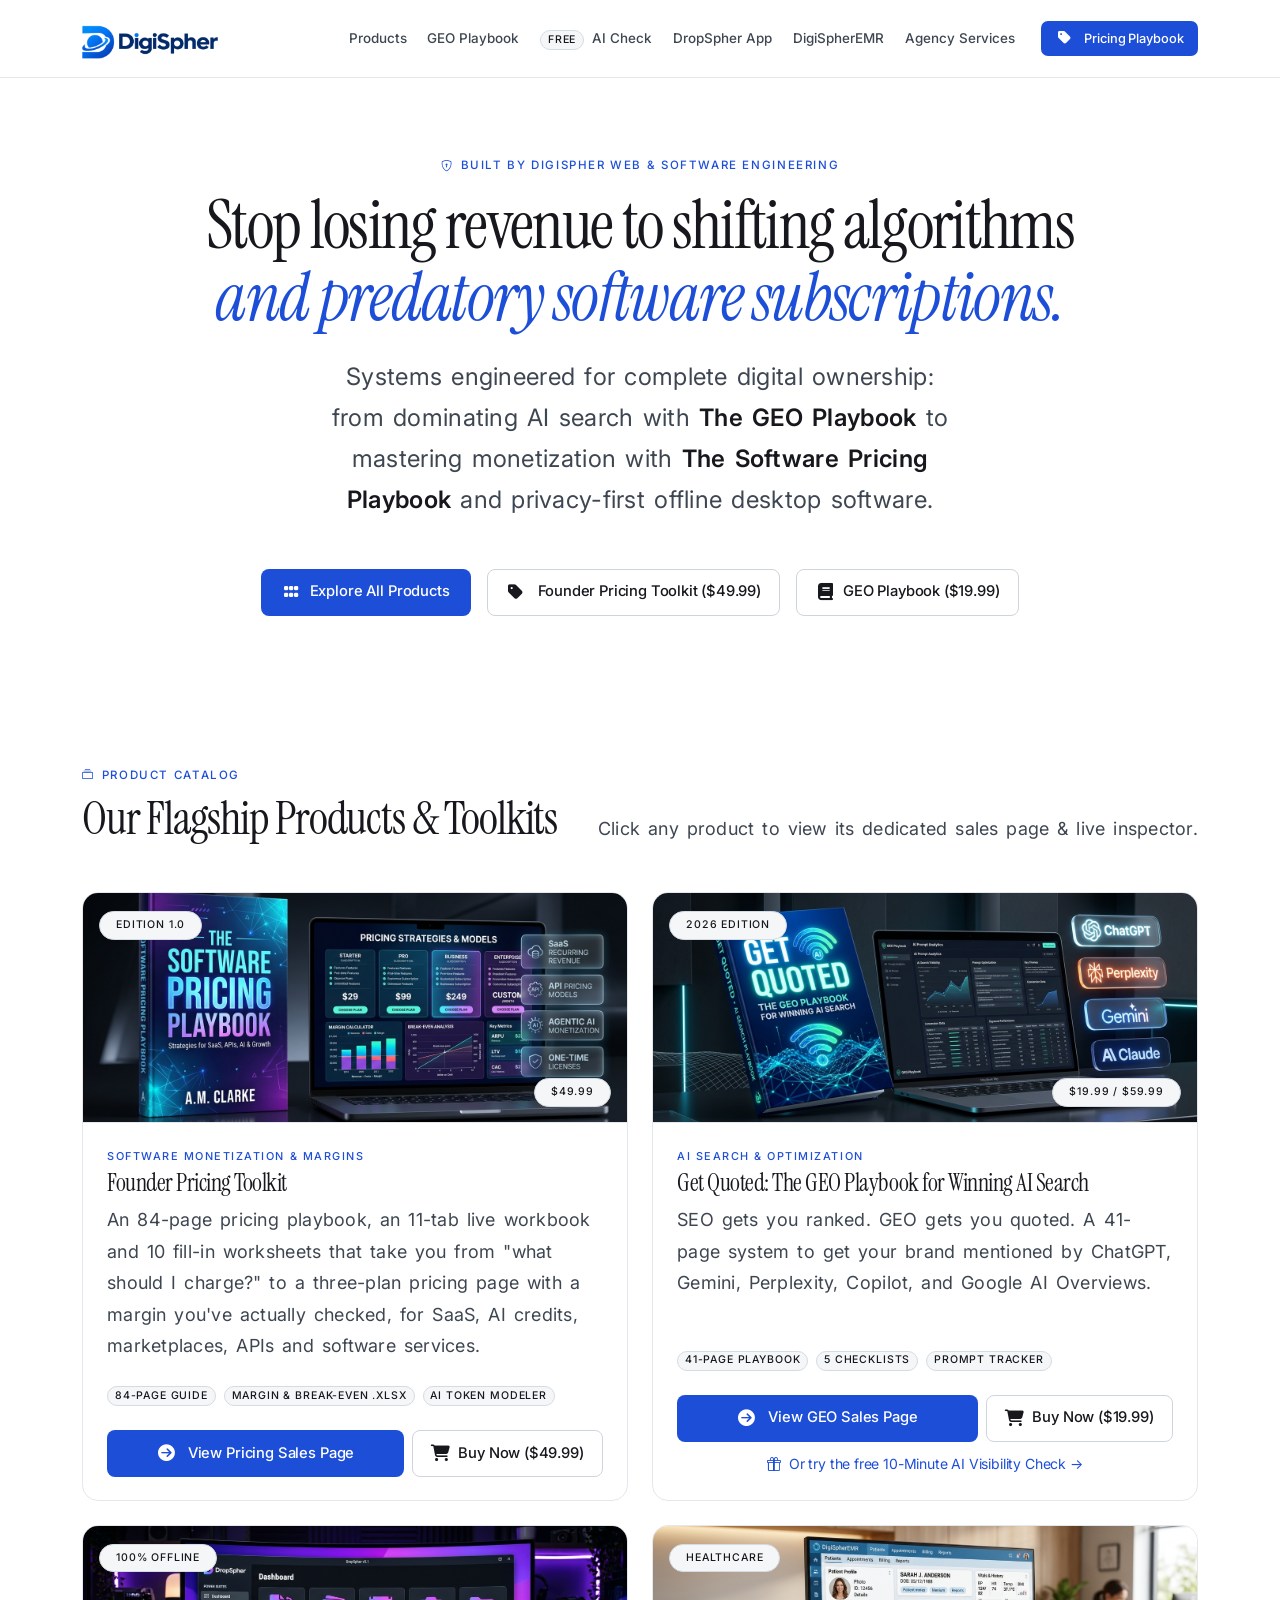
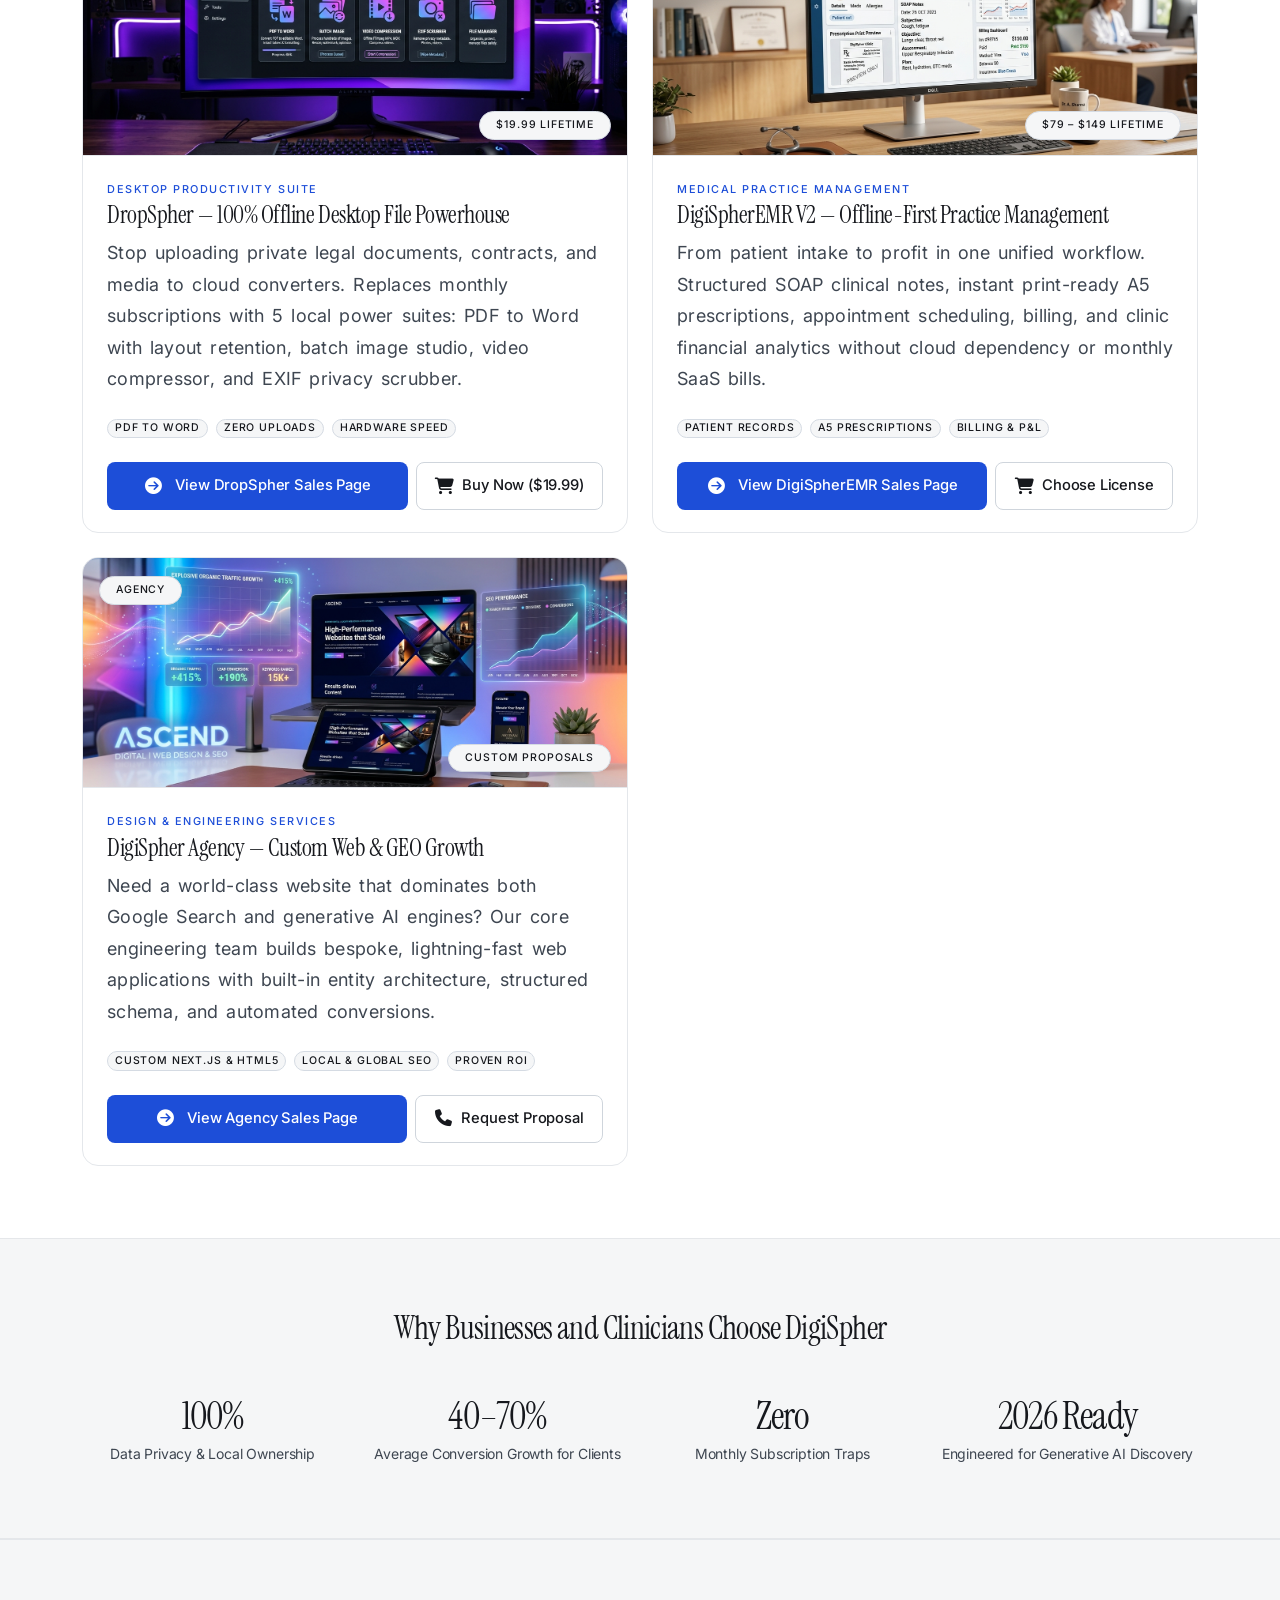
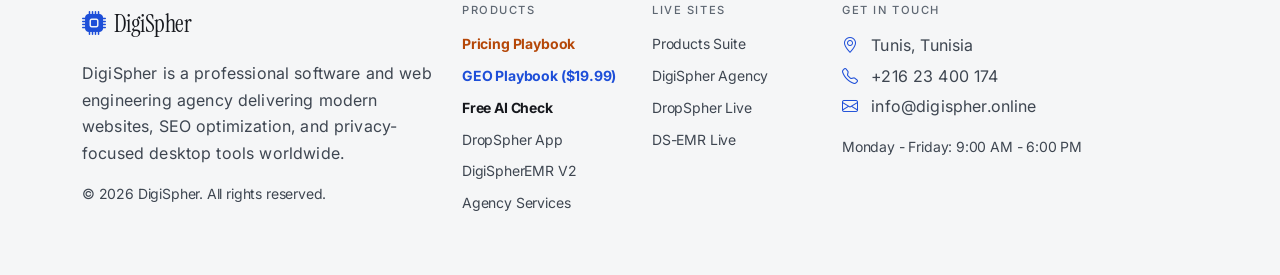
<file: index.html>
<!DOCTYPE html>
<html lang="en">
<head>
  <meta charset="UTF-8">
  <meta name="viewport" content="width=device-width, initial-scale=1.0">
  <title>DigiSpher Products | Modern Software, AI Search Toolkits & Web Engineering</title>
  <meta name="description" content="Discover the DigiSpher product ecosystem: The GEO Playbook for Winning AI Search, DropSpher 100% Offline File Powerhouse, and DigiSpherEMR Practice Management.">

  <!-- Open Graph -->
  <meta property="og:title" content="DigiSpher Products Suite">
  <meta property="og:description" content="Offline-first desktop software, AI search systems, and high-performance digital tools.">
  <meta property="og:image" content="assets/images/geo-playbook.jpg">
  <meta property="og:type" content="website">

  <!-- Google Fonts -->
  <link rel="preconnect" href="https://fonts.googleapis.com">
  <link rel="preconnect" href="https://fonts.gstatic.com" crossorigin>
  <link href="https://fonts.googleapis.com/css2?family=Instrument+Serif:ital@0;1&family=Inter:wght@400;500;600&display=swap" rel="stylesheet">

  <!-- Bootstrap 5.3.3 CSS -->
  <link href="https://cdn.jsdelivr.net/npm/bootstrap@5.3.3/dist/css/bootstrap.min.css" rel="stylesheet">
  <!-- Bootstrap Icons -->
  <link rel="stylesheet" href="https://cdn.jsdelivr.net/npm/bootstrap-icons@1.11.3/font/bootstrap-icons.min.css">
  <link rel="stylesheet" href="https://cdnjs.cloudflare.com/ajax/libs/font-awesome/6.7.2/css/all.min.css">
  <!-- Custom Styles -->
  <link rel="stylesheet" href="assets/css/styles.css">

  <!-- JSON-LD Structured Data: Organization & Product Catalog -->
  <script type="application/ld+json">
  {
    "@context": "https://schema.org",
    "@graph": [
      {
        "@type": "Organization",
        "@id": "https://digispher.online/#organization",
        "name": "DigiSpher",
        "url": "https://digispher.online",
        "logo": "https://digispher-products.digispher.online/assets/images/digispher-logo.png",
        "description": "DigiSpher engineers offline-first desktop privacy tools, AI Search optimization (GEO) toolkits, and software monetization systems for complete digital ownership.",
        "email": "info@digispher.online",
        "telephone": "+21623400174",
        "sameAs": [
          "https://digispher.online",
          "https://digispher-products.digispher.online",
          "https://dropspher.digispher.online",
          "https://ds-emr.digispher.online",
          "https://digispher.lemonsqueezy.com",
          "https://digispher.gumroad.com"
        ]
      },
      {
        "@type": "WebSite",
        "@id": "https://digispher-products.digispher.online/#website",
        "url": "https://digispher-products.digispher.online",
        "name": "DigiSpher Products Suite",
        "description": "Modern Software, AI Search Toolkits & Web Engineering for Complete Digital Ownership.",
        "publisher": {
          "@id": "https://digispher.online/#organization"
        }
      },
      {
        "@type": "ItemList",
        "name": "DigiSpher Product Suite",
        "itemListElement": [
          {
            "@type": "ListItem",
            "position": 1,
            "name": "The Software Pricing Playbook",
            "url": "https://digispher-products.digispher.online/software-pricing.html"
          },
          {
            "@type": "ListItem",
            "position": 2,
            "name": "Get Quoted: The GEO Playbook for Winning AI Search",
            "url": "https://digispher-products.digispher.online/geo-playbook.html"
          },
          {
            "@type": "ListItem",
            "position": 3,
            "name": "Get Quoted: The 10-Minute AI Visibility Check (Free)",
            "url": "https://digispher-products.digispher.online/ai-visibility-check.html"
          },
          {
            "@type": "ListItem",
            "position": 4,
            "name": "DropSpher 100% Offline Desktop Powerhouse",
            "url": "https://digispher-products.digispher.online/dropspher.html"
          },
          {
            "@type": "ListItem",
            "position": 5,
            "name": "DigiSpherEMR V2 Practice Management",
            "url": "https://digispher-products.digispher.online/ds-emr.html"
          }
        ]
      }
    ]
  }
  </script>
</head>
<body>

  <!-- Navigation -->
  <nav class="navbar navbar-expand-xl navbar-custom sticky-top">
    <div class="container">
      <a class="navbar-brand" href="index.html">
        <img src="assets/images/digispher-logo.png" alt="DigiSpher" class="brand-logo" height="40">
      </a>
      <button class="navbar-toggler text-white border-0" type="button" data-bs-toggle="collapse" data-bs-target="#mainNav">
        <i class="bi bi-list fs-2"></i>
      </button>
      <div class="collapse navbar-collapse" id="mainNav">
        <ul class="navbar-nav ms-auto align-items-lg-center">
          <li class="nav-item"><a class="nav-link" href="#products">Products</a></li>
          <li class="nav-item"><a class="nav-link" href="geo-playbook.html">GEO Playbook</a></li>
          <li class="nav-item"><a class="nav-link" href="ai-visibility-check.html"><span class="badge bg-primary text-white me-1">Free</span> AI Check</a></li>
          <li class="nav-item"><a class="nav-link" href="dropspher.html">DropSpher App</a></li>
          <li class="nav-item"><a class="nav-link" href="ds-emr.html">DigiSpherEMR</a></li>
          <li class="nav-item"><a class="nav-link" href="agency-services.html">Agency Services</a></li>
          <li class="nav-item ms-lg-3">
            <a href="software-pricing.html#pricing" class="btn btn-sm btn-ds-primary">
              <i class="fa-solid fa-tag me-1"></i> Pricing Playbook
            </a>
          </li>
        </ul>
      </div>
    </div>
  </nav>

  <!-- Hero Section -->
  <header class="hero-section py-5 my-lg-4 text-center">
    <div class="container">
      <div class="max-w-900 mx-auto">
        <div class="d-inline-flex mb-3">
          <span class="badge-pill-soft">
            <i class="bi bi-shield-lock"></i> Built by DigiSpher Web & Software Engineering
          </span>
        </div>
        <h1 class="hero-headline mb-4">
          Stop losing revenue to shifting algorithms <br>
          <span class="gradient-text">and predatory software subscriptions.</span>
        </h1>
        <p class="lead text-light mb-5 fs-4" style="max-width: 800px; margin: 0 auto; font-weight: 500;">
          Systems engineered for complete digital ownership: from dominating AI search with <strong>The GEO Playbook</strong> to mastering monetization with <strong>The Software Pricing Playbook</strong> and privacy-first offline desktop software.
        </p>

        <!-- Quick Jump Buttons -->
        <div class="d-flex flex-wrap justify-content-center gap-3">
          <a href="#products" class="btn-ds-primary">
            <i class="fa-solid fa-grip"></i> Explore All Products
          </a>
          <a href="software-pricing.html" class="btn-ds-outline">
            <i class="fa-solid fa-tag me-1"></i> Founder Pricing Toolkit ($49.99)
          </a>
          <a href="geo-playbook.html" class="btn-ds-outline">
            <i class="fa-solid fa-book"></i> GEO Playbook ($19.99)
          </a>
        </div>
      </div>
    </div>
  </header>

  <!-- =========================================================================
       PRODUCTS GRID: Dedicated Cards for Each DigiSpher Product
       ========================================================================= -->
  <section class="py-5" id="products">
    <div class="container py-lg-4">
      <div class="d-flex flex-column flex-lg-row justify-content-between align-items-lg-end mb-5">
        <div>
          <span class="badge-pill-soft badge-emerald-soft mb-2">
            <i class="bi bi-collection"></i> Product Catalog
          </span>
          <h2 class="section-headline mb-0">Our Flagship Products & Toolkits</h2>
        </div>
        <p class="text-secondary small mb-0 mt-2 mt-lg-0">
          Click any product to view its dedicated sales page & live inspector.
        </p>
      </div>

      <div class="row g-4">

        <!-- PRODUCT 1: The Software Pricing Playbook -->
        <div class="col-lg-6">
          <div class="product-card h-100">
            <div class="position-relative">
              <img src="assets/images/pricing-playbook.jpg" alt="The Software Pricing Playbook" class="product-card-img">
              <div class="position-absolute top-0 start-0 m-3">
                <span class="badge px-3 py-2">Edition 1.0</span>
              </div>
              <div class="position-absolute bottom-0 end-0 m-3">
                <span class="badge bg-dark text-warning border border-warning border-opacity-25 px-3 py-2 rounded-pill fw-bold fs-6">
                  $49.99
                </span>
              </div>
            </div>
            <div class="product-card-body">
              <div class="text-info fw-bold small text-uppercase mb-1">Software Monetization & Margins</div>
              <h3 class="h4 text-white fw-bold mb-2">Founder Pricing Toolkit</h3>
              <p class="text-muted small mb-4 flex-grow-1">
                An 84-page pricing playbook, an 11-tab live workbook and 10 fill-in worksheets that take you from "what should I charge?" to a three-plan pricing page with a margin you've actually checked, for SaaS, AI credits, marketplaces, APIs and software services.
              </p>
              
              <div class="d-flex flex-wrap gap-2 mb-4">
                <span class="badge bg-dark text-secondary border border-secondary border-opacity-25">84-Page Guide</span>
                <span class="badge bg-dark text-secondary border border-secondary border-opacity-25">Margin & Break-Even .xlsx</span>
                <span class="badge bg-dark text-secondary border border-secondary border-opacity-25">AI Token Modeler</span>
              </div>

              <div class="d-flex flex-column flex-sm-row gap-2 mt-auto">
                <a href="software-pricing.html" class="btn btn-ds-primary flex-grow-1 text-center">
                  <i class="fa-solid fa-circle-arrow-right me-1"></i> View Pricing Sales Page
                </a>
                <a href="https://digispher.lemonsqueezy.com/checkout/buy/07f94779-2062-4583-86ac-64832c6af1d7" target="_blank" rel="noopener noreferrer" class="btn btn-ds-outline text-center">
                  <i class="fa-solid fa-cart-shopping"></i> Buy Now ($49.99)
                </a>
              </div>
            </div>
          </div>
        </div>
        
        <!-- PRODUCT 2: GEO Playbook -->
        <div class="col-lg-6">
          <div class="product-card h-100">
            <div class="position-relative">
              <img src="assets/images/geo-playbook.jpg" alt="Get Quoted GEO Playbook" class="product-card-img">
              <div class="position-absolute top-0 start-0 m-3">
                <span class="badge px-3 py-2">2026 edition</span>
              </div>
              <div class="position-absolute bottom-0 end-0 m-3">
                <span class="badge bg-dark text-info border border-info border-opacity-25 px-3 py-2 rounded-pill fw-bold fs-6">
                  $19.99 / $59.99
                </span>
              </div>
            </div>
            <div class="product-card-body">
              <div class="text-info fw-bold small text-uppercase mb-1">AI Search & Optimization</div>
              <h3 class="h4 text-white fw-bold mb-2">Get Quoted: The GEO Playbook for Winning AI Search</h3>
              <p class="text-muted small mb-4 flex-grow-1">
                SEO gets you ranked. GEO gets you quoted. A 41-page system to get your brand mentioned by ChatGPT, Gemini, Perplexity, Copilot, and Google AI Overviews.
              </p>
              
              <div class="d-flex flex-wrap gap-2 mb-4">
                <span class="badge bg-dark text-secondary border border-secondary border-opacity-25">41-Page Playbook</span>
                <span class="badge bg-dark text-secondary border border-secondary border-opacity-25">5 Checklists</span>
                <span class="badge bg-dark text-secondary border border-secondary border-opacity-25">Prompt Tracker</span>
              </div>

              <div class="d-flex flex-column flex-sm-row gap-2 mt-auto">
                <a href="geo-playbook.html" class="btn btn-ds-primary flex-grow-1 text-center">
                  <i class="fa-solid fa-circle-arrow-right me-1"></i> View GEO Sales Page
                </a>
                <a href="https://digispher.lemonsqueezy.com/checkout/buy/1b6c73ac-877a-4394-8571-4343fe139867?desc=0&amp;discount=0" target="_blank" rel="noopener noreferrer" class="btn btn-ds-outline text-center">
                  <i class="fa-solid fa-cart-shopping"></i> Buy Now ($19.99)
                </a>
              </div>
              <div class="text-center mt-2">
                <a href="ai-visibility-check.html" class="small text-info text-decoration-none">
                  <i class="bi bi-gift me-1"></i> Or try the free 10-Minute AI Visibility Check &rarr;
                </a>
              </div>
            </div>
          </div>
        </div>

        <!-- PRODUCT 3: DropSpher Desktop Powerhouse -->
        <div class="col-lg-6">
          <div class="product-card h-100">
            <div class="position-relative">
              <img src="assets/images/dropspher.jpg" alt="DropSpher Desktop App" class="product-card-img">
              <div class="position-absolute top-0 start-0 m-3">
                <span class="badge px-3 py-2">100% offline</span>
              </div>
              <div class="position-absolute bottom-0 end-0 m-3">
                <span class="badge bg-dark text-warning border border-warning border-opacity-25 px-3 py-2 rounded-pill fw-bold fs-6">
                  $19.99 Lifetime
                </span>
              </div>
            </div>
            <div class="product-card-body">
              <div class="text-info fw-bold small text-uppercase mb-1">Desktop Productivity Suite</div>
              <h3 class="h4 text-white fw-bold mb-2">DropSpher — 100% Offline Desktop File Powerhouse</h3>
              <p class="text-muted small mb-4 flex-grow-1">
                Stop uploading private legal documents, contracts, and media to cloud converters. Replaces monthly subscriptions with 5 local power suites: PDF to Word with layout retention, batch image studio, video compressor, and EXIF privacy scrubber.
              </p>

              <div class="d-flex flex-wrap gap-2 mb-4">
                <span class="badge bg-dark text-secondary border border-secondary border-opacity-25">PDF to Word</span>
                <span class="badge bg-dark text-secondary border border-secondary border-opacity-25">Zero Uploads</span>
                <span class="badge bg-dark text-secondary border border-secondary border-opacity-25">Hardware Speed</span>
              </div>

              <div class="d-flex flex-column flex-sm-row gap-2 mt-auto">
                <a href="dropspher.html" class="btn btn-ds-primary flex-grow-1 text-center">
                  <i class="fa-solid fa-circle-arrow-right me-1"></i> View DropSpher Sales Page
                </a>
                <a href="https://digispher.gumroad.com/l/dropspher" target="_blank" rel="noopener noreferrer" class="btn btn-ds-outline text-center">
                  <i class="fa-solid fa-cart-shopping"></i> Buy Now ($19.99)
                </a>
              </div>
            </div>
          </div>
        </div>

        <!-- PRODUCT 3: DigiSpherEMR V2 -->
        <div class="col-lg-6">
          <div class="product-card h-100">
            <div class="position-relative">
              <img src="assets/images/ds-emr.jpg" alt="DigiSpherEMR V2" class="product-card-img">
              <div class="position-absolute top-0 start-0 m-3">
                <span class="badge px-3 py-2">Healthcare</span>
              </div>
              <div class="position-absolute bottom-0 end-0 m-3">
                <span class="badge bg-dark text-success border border-success border-opacity-25 px-3 py-2 rounded-pill fw-bold fs-6">
                  $79 – $149 Lifetime
                </span>
              </div>
            </div>
            <div class="product-card-body">
              <div class="text-info fw-bold small text-uppercase mb-1">Medical Practice Management</div>
              <h3 class="h4 text-white fw-bold mb-2">DigiSpherEMR V2 — Offline-First Practice Management</h3>
              <p class="text-muted small mb-4 flex-grow-1">
                From patient intake to profit in one unified workflow. Structured SOAP clinical notes, instant print-ready A5 prescriptions, appointment scheduling, billing, and clinic financial analytics without cloud dependency or monthly SaaS bills.
              </p>

              <div class="d-flex flex-wrap gap-2 mb-4">
                <span class="badge bg-dark text-secondary border border-secondary border-opacity-25">Patient Records</span>
                <span class="badge bg-dark text-secondary border border-secondary border-opacity-25">A5 Prescriptions</span>
                <span class="badge bg-dark text-secondary border border-secondary border-opacity-25">Billing & P&L</span>
              </div>

              <div class="d-flex flex-column flex-sm-row gap-2 mt-auto">
                <a href="ds-emr.html" class="btn btn-ds-primary flex-grow-1 text-center">
                  <i class="fa-solid fa-circle-arrow-right me-1"></i> View DigiSpherEMR Sales Page
                </a>
                <a href="https://digispher.lemonsqueezy.com/checkout/buy/ea88e483-a889-4620-937e-963874151f57" target="_blank" rel="noopener noreferrer" class="btn btn-ds-outline text-center">
                  <i class="fa-solid fa-cart-shopping"></i> Choose License
                </a>
              </div>
            </div>
          </div>
        </div>

        <!-- PRODUCT 4: DigiSpher Web & GEO Agency Services -->
        <div class="col-lg-6">
          <div class="product-card h-100">
            <div class="position-relative">
              <img src="assets/images/agency.jpg" alt="DigiSpher Web & SEO Agency" class="product-card-img">
              <div class="position-absolute top-0 start-0 m-3">
                <span class="badge px-3 py-2">Agency</span>
              </div>
              <div class="position-absolute bottom-0 end-0 m-3">
                <span class="badge bg-dark text-white border border-light border-opacity-25 px-3 py-2 rounded-pill fw-bold fs-6">
                  Custom Proposals
                </span>
              </div>
            </div>
            <div class="product-card-body">
              <div class="text-info fw-bold small text-uppercase mb-1">Design & Engineering Services</div>
              <h3 class="h4 text-white fw-bold mb-2">DigiSpher Agency — Custom Web & GEO Growth</h3>
              <p class="text-muted small mb-4 flex-grow-1">
                Need a world-class website that dominates both Google Search and generative AI engines? Our core engineering team builds bespoke, lightning-fast web applications with built-in entity architecture, structured schema, and automated conversions.
              </p>

              <div class="d-flex flex-wrap gap-2 mb-4">
                <span class="badge bg-dark text-secondary border border-secondary border-opacity-25">Custom Next.js & HTML5</span>
                <span class="badge bg-dark text-secondary border border-secondary border-opacity-25">Local & Global SEO</span>
                <span class="badge bg-dark text-secondary border border-secondary border-opacity-25">Proven ROI</span>
              </div>

              <div class="d-flex flex-column flex-sm-row gap-2 mt-auto">
                <a href="agency-services.html" class="btn btn-ds-primary flex-grow-1 text-center">
                  <i class="fa-solid fa-circle-arrow-right me-1"></i> View Agency Sales Page
                </a>
                <a href="agency-services.html#contact" class="btn btn-ds-outline text-center">
                  <i class="fa-solid fa-phone"></i> Request Proposal
                </a>
              </div>
            </div>
          </div>
        </div>

      </div>
    </div>
  </section>

  <!-- DigiSpher Trust & Metrics -->
  <section class="py-5 bg-black bg-opacity-40 border-top border-bottom border-secondary border-opacity-10">
    <div class="container py-lg-4 text-center">
      <h3 class="h2 text-white fw-bold mb-4">Why Businesses and Clinicians Choose DigiSpher</h3>
      <div class="row g-4 mt-2">
        <div class="col-md-3 col-6">
          <div class="h1 text-info fw-bold mb-1">100%</div>
          <div class="text-secondary small">Data Privacy & Local Ownership</div>
        </div>
        <div class="col-md-3 col-6">
          <div class="h1 text-success fw-bold mb-1">40–70%</div>
          <div class="text-secondary small">Average Conversion Growth for Clients</div>
        </div>
        <div class="col-md-3 col-6">
          <div class="h1 text-warning fw-bold mb-1">Zero</div>
          <div class="text-secondary small">Monthly Subscription Traps</div>
        </div>
        <div class="col-md-3 col-6">
          <div class="h1 text-primary fw-bold mb-1">2026 Ready</div>
          <div class="text-secondary small">Engineered for Generative AI Discovery</div>
        </div>
      </div>
    </div>
  </section>

  <!-- Footer -->
  <footer class="footer-ds">
    <div class="container">
      <div class="row g-4 mb-4">
        <div class="col-lg-4 col-md-6">
          <div class="d-flex align-items-center gap-2 mb-3">
            <i class="bi bi-cpu-fill text-info fs-4"></i>
            <span class="h4 text-white mb-0 fw-bold">DigiSpher</span>
          </div>
          <p class="small text-secondary mb-3">
            DigiSpher is a professional software and web engineering agency delivering modern websites, SEO optimization, and privacy-focused desktop tools worldwide.
          </p>
          <div class="text-secondary small">
            © 2026 DigiSpher. All rights reserved.
          </div>
        </div>

        <div class="col-lg-2 col-6">
          <h5 class="text-white small fw-bold text-uppercase mb-3">Products</h5>
          <ul class="list-unstyled small d-flex flex-column gap-2 mb-0">
            <li><a href="software-pricing.html" class="text-warning fw-bold">Pricing Playbook</a></li>
            <li><a href="geo-playbook.html" class="text-info fw-bold">GEO Playbook ($19.99)</a></li>
            <li><a href="ai-visibility-check.html" class="text-light fw-bold">Free AI Check</a></li>
            <li><a href="dropspher.html">DropSpher App</a></li>
            <li><a href="ds-emr.html">DigiSpherEMR V2</a></li>
            <li><a href="agency-services.html">Agency Services</a></li>
          </ul>
        </div>

        <div class="col-lg-2 col-6">
          <h5 class="text-white small fw-bold text-uppercase mb-3">Live Sites</h5>
          <ul class="list-unstyled small d-flex flex-column gap-2 mb-0">
            <li><a href="https://digispher-products.digispher.online" target="_blank">Products Suite</a></li>
            <li><a href="https://digispher.online" target="_blank">DigiSpher Agency</a></li>
            <li><a href="https://dropspher.digispher.online" target="_blank">DropSpher Live</a></li>
            <li><a href="https://ds-emr.digispher.online" target="_blank">DS-EMR Live</a></li>
          </ul>
        </div>

        <div class="col-lg-4 col-md-6">
          <h5 class="text-white small fw-bold text-uppercase mb-3">Get in Touch</h5>
          <p class="small text-secondary mb-1">
            <i class="bi bi-geo-alt text-info me-2"></i> Tunis, Tunisia
          </p>
          <p class="small text-secondary mb-1">
            <i class="bi bi-telephone text-info me-2"></i> +216 23 400 174
          </p>
          <p class="small text-secondary mb-3">
            <i class="bi bi-envelope text-info me-2"></i> info@digispher.online
          </p>
          <div class="text-muted small">
            Monday - Friday: 9:00 AM - 6:00 PM
          </div>
        </div>
      </div>
    </div>
  </footer>

  <!-- Bootstrap 5 JS Bundle -->
  <script src="https://cdn.jsdelivr.net/npm/bootstrap@5.3.3/dist/js/bootstrap.bundle.min.js"></script>
</body>
</html>
</file>
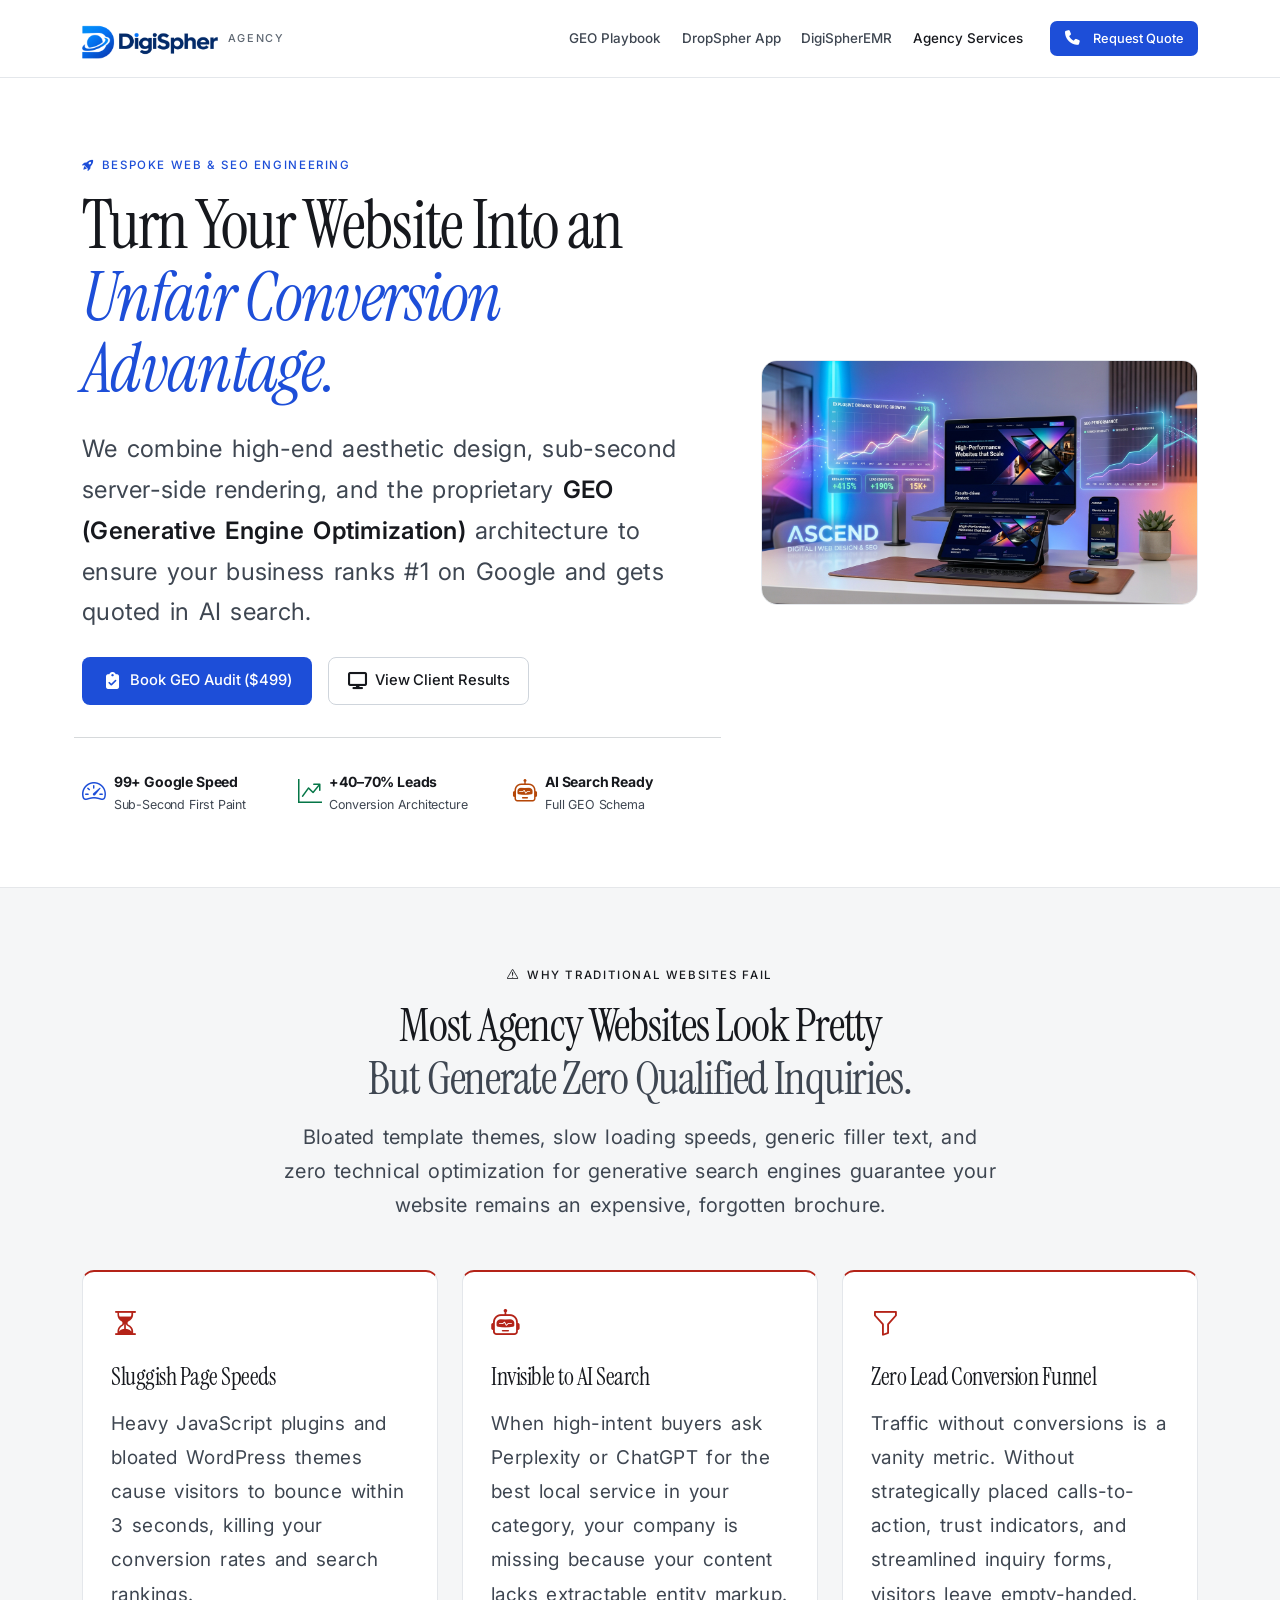
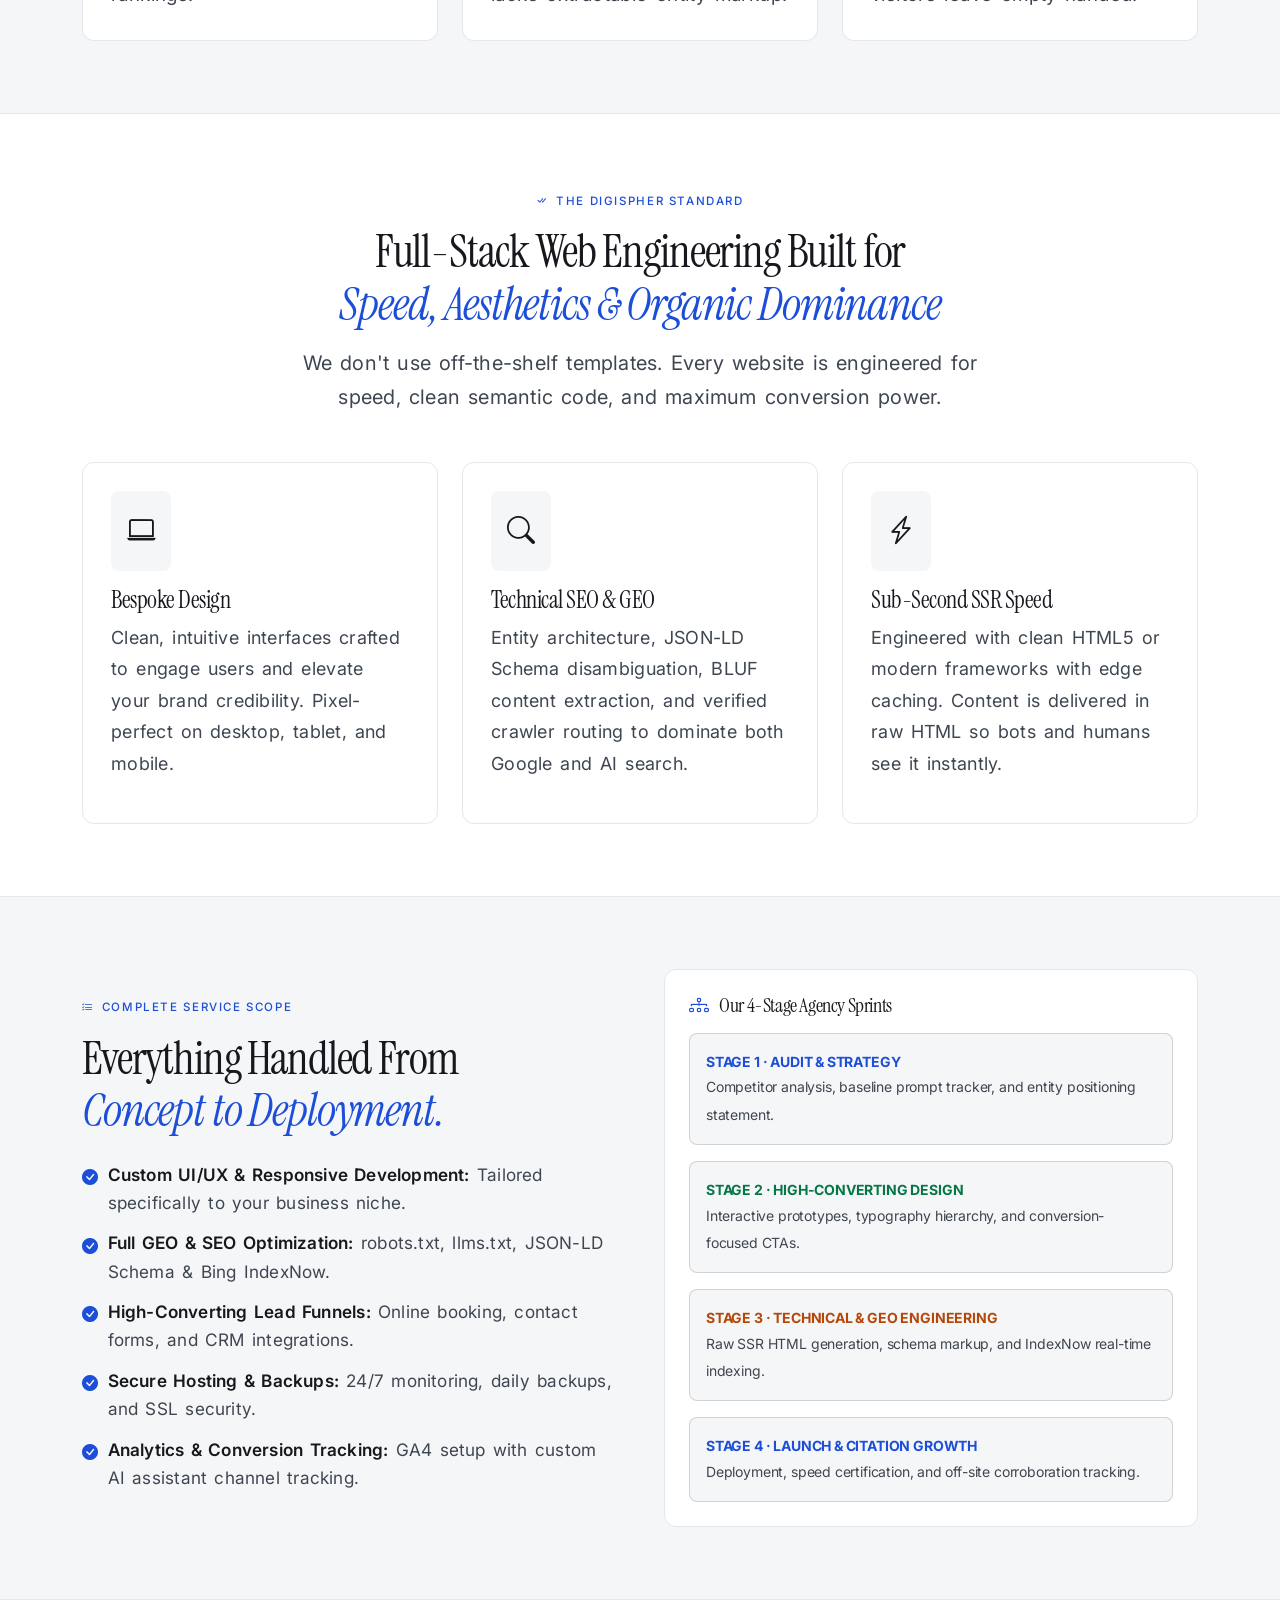
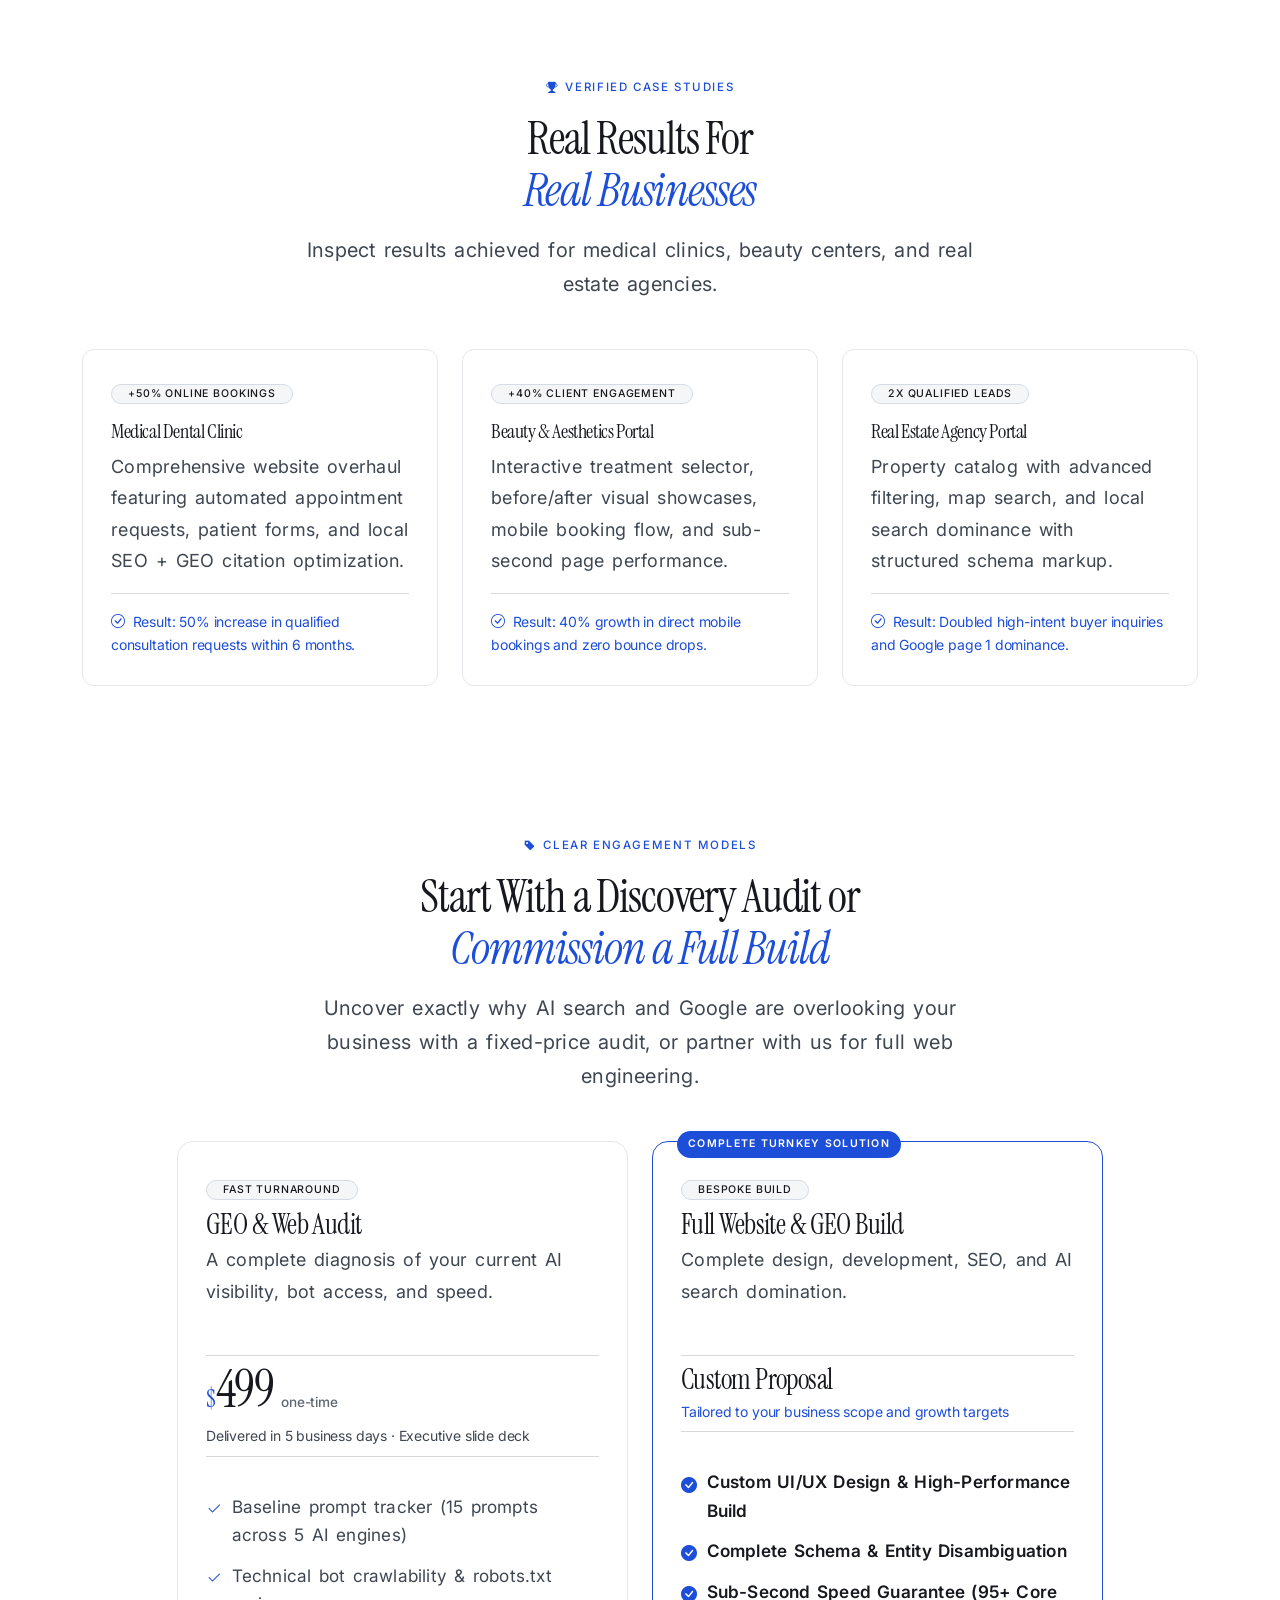
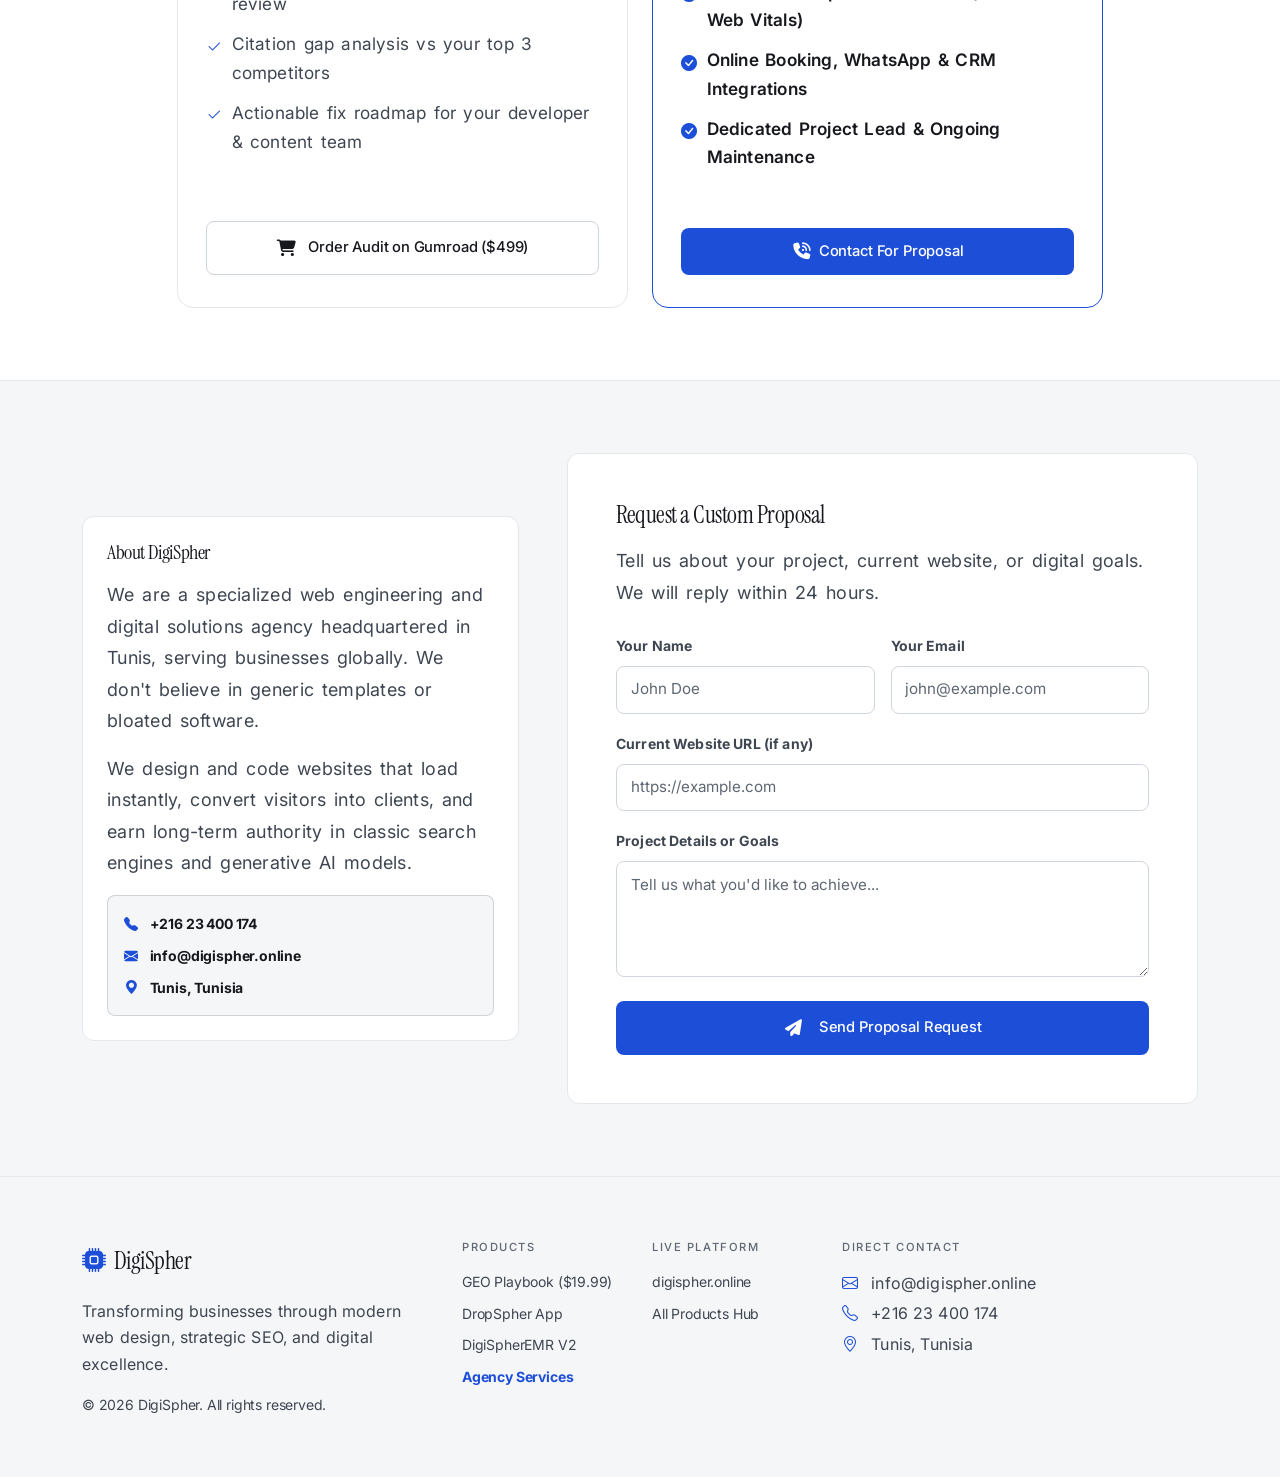
<file: agency-services.html>
<!DOCTYPE html>
<html lang="en">
<head>
  <meta charset="UTF-8">
  <meta name="viewport" content="width=device-width, initial-scale=1.0">
  <title>DigiSpher Agency | High-Performance Websites & AI Search (GEO) Optimization</title>
  <meta name="description" content="Turn your website into a growth engine. Custom web design, technical SEO, and Generative Engine Optimization (GEO) by DigiSpher.">

  <!-- Open Graph -->
  <meta property="og:title" content="DigiSpher Agency — Custom Web & GEO Growth">
  <meta property="og:description" content="High-performance websites and generative engine optimization that drive real pipeline revenue.">
  <meta property="og:image" content="assets/images/agency.jpg">
  <meta property="og:type" content="website">

  <!-- Google Fonts -->
  <link rel="preconnect" href="https://fonts.googleapis.com">
  <link rel="preconnect" href="https://fonts.gstatic.com" crossorigin>
  <link href="https://fonts.googleapis.com/css2?family=Instrument+Serif:ital@0;1&family=Inter:wght@400;500;600&display=swap" rel="stylesheet">

  <!-- Bootstrap 5.3.3 CSS -->
  <link href="https://cdn.jsdelivr.net/npm/bootstrap@5.3.3/dist/css/bootstrap.min.css" rel="stylesheet">
  <!-- Bootstrap Icons -->
  <link rel="stylesheet" href="https://cdn.jsdelivr.net/npm/bootstrap-icons@1.11.3/font/bootstrap-icons.min.css">
  <link rel="stylesheet" href="https://cdnjs.cloudflare.com/ajax/libs/font-awesome/6.7.2/css/all.min.css">
  <!-- Custom Styles -->
  <link rel="stylesheet" href="assets/css/styles.css">
</head>
<body>

  <!-- Navigation -->
  <nav class="navbar navbar-expand-lg navbar-custom sticky-top">
    <div class="container">
      <a class="navbar-brand" href="index.html">
        <img src="assets/images/digispher-logo.png" alt="DigiSpher" class="brand-logo" height="40">
        <span class="brand-badge bg-primary">Agency</span>
      </a>
      <button class="navbar-toggler text-white border-0" type="button" data-bs-toggle="collapse" data-bs-target="#navMenu">
        <i class="bi bi-list fs-2"></i>
      </button>
      <div class="collapse navbar-collapse" id="navMenu">
        <ul class="navbar-nav ms-auto align-items-lg-center">
          <li class="nav-item"><a class="nav-link" href="geo-playbook.html">GEO Playbook</a></li>
          <li class="nav-item"><a class="nav-link" href="dropspher.html">DropSpher App</a></li>
          <li class="nav-item"><a class="nav-link" href="ds-emr.html">DigiSpherEMR</a></li>
          <li class="nav-item"><a class="nav-link text-white fw-bold active" href="agency-services.html">Agency Services</a></li>
          <li class="nav-item ms-lg-3">
            <a href="#contact" class="btn btn-sm btn-ds-primary">
              <i class="fa-solid fa-phone me-1"></i> Request Quote
            </a>
          </li>
        </ul>
      </div>
    </div>
  </nav>

  <!-- =========================================================================
       1. HEADLINE: Describe the Result, Not Just the Toolkit Name
       ========================================================================= -->
  <header class="hero-section py-5 my-lg-4 position-relative">
    <div class="container position-relative" style="z-index: 2;">
      <div class="row align-items-center g-5">
        <div class="col-lg-7">
          <div class="d-inline-flex mb-3">
            <span class="badge-pill-soft">
              <i class="bi bi-rocket-takeoff-fill"></i> Bespoke Web & SEO Engineering
            </span>
          </div>
          <h1 class="hero-headline mb-4">
            Turn Your Website Into an <br>
            <span class="gradient-text">Unfair Conversion Advantage.</span>
          </h1>
          <p class="lead text-light mb-4" style="font-size: 1.25rem; font-weight: 500;">
            We combine high-end aesthetic design, sub-second server-side rendering, and the proprietary <strong>GEO (Generative Engine Optimization)</strong> architecture to ensure your business ranks #1 on Google and gets quoted in AI search.
          </p>
          <div class="d-flex flex-wrap gap-3 mb-5">
            <a href="#pricing" class="btn-ds-primary">
              <i class="fa-solid fa-clipboard-check"></i> Book GEO Audit ($499)
            </a>
            <a href="#portfolio" class="btn-ds-outline">
              <i class="fa-solid fa-display"></i> View Client Results
            </a>
          </div>

          <div class="row g-3 pt-3 border-top border-secondary border-opacity-25">
            <div class="col-sm-4 col-6">
              <div class="d-flex align-items-center gap-2">
                <i class="bi bi-speedometer2 text-info fs-4"></i>
                <div>
                  <div class="fw-bold text-white small">99+ Google Speed</div>
                  <div class="text-secondary" style="font-size: 0.78rem;">Sub-Second First Paint</div>
                </div>
              </div>
            </div>
            <div class="col-sm-4 col-6">
              <div class="d-flex align-items-center gap-2">
                <i class="bi bi-graph-up-arrow text-success fs-4"></i>
                <div>
                  <div class="fw-bold text-white small">+40–70% Leads</div>
                  <div class="text-secondary" style="font-size: 0.78rem;">Conversion Architecture</div>
                </div>
              </div>
            </div>
            <div class="col-sm-4 col-12">
              <div class="d-flex align-items-center gap-2">
                <i class="bi bi-robot text-warning fs-4"></i>
                <div>
                  <div class="fw-bold text-white small">AI Search Ready</div>
                  <div class="text-secondary" style="font-size: 0.78rem;">Full GEO Schema</div>
                </div>
              </div>
            </div>
          </div>
        </div>

        <div class="col-lg-5">
          <div class="hero-visual-frame">
            <img src="assets/images/agency.jpg" alt="DigiSpher Agency Web Showcase" class="img-fluid">
          </div>
        </div>
      </div>
    </div>
  </header>

  <!-- =========================================================================
       2. PROBLEM: Show You Understand the Buyer's Struggle
       ========================================================================= -->
  <section class="py-5 bg-black bg-opacity-40 border-top border-bottom border-secondary border-opacity-10">
    <div class="container py-lg-4">
      <div class="text-center max-w-700 mx-auto mb-5">
        <span class="badge-pill-soft text-danger border-danger border-opacity-25 bg-danger bg-opacity-10 mb-3">
          <i class="bi bi-exclamation-triangle"></i> Why Traditional Websites Fail
        </span>
        <h2 class="section-headline">
          Most Agency Websites Look Pretty <br>
          <span class="text-secondary">But Generate Zero Qualified Inquiries.</span>
        </h2>
        <p class="text-muted mt-3 fs-5">
          Bloated template themes, slow loading speeds, generic filler text, and zero technical optimization for generative search engines guarantee your website remains an expensive, forgotten brochure.
        </p>
      </div>

      <div class="row g-4">
        <div class="col-md-4">
          <div class="ds-card ds-card-problem h-100">
            <div class="text-danger mb-3 fs-3"><i class="bi bi-hourglass-split"></i></div>
            <h3 class="h4 text-white fw-bold mb-3">Sluggish Page Speeds</h3>
            <p class="text-muted mb-0">
              Heavy JavaScript plugins and bloated WordPress themes cause visitors to bounce within 3 seconds, killing your conversion rates and search rankings.
            </p>
          </div>
        </div>
        <div class="col-md-4">
          <div class="ds-card ds-card-problem h-100">
            <div class="text-danger mb-3 fs-3"><i class="bi bi-robot"></i></div>
            <h3 class="h4 text-white fw-bold mb-3">Invisible to AI Search</h3>
            <p class="text-muted mb-0">
              When high-intent buyers ask Perplexity or ChatGPT for the best local service in your category, your company is missing because your content lacks extractable entity markup.
            </p>
          </div>
        </div>
        <div class="col-md-4">
          <div class="ds-card ds-card-problem h-100">
            <div class="text-danger mb-3 fs-3"><i class="bi bi-funnel"></i></div>
            <h3 class="h4 text-white fw-bold mb-3">Zero Lead Conversion Funnel</h3>
            <p class="text-muted mb-0">
              Traffic without conversions is a vanity metric. Without strategically placed calls-to-action, trust indicators, and streamlined inquiry forms, visitors leave empty-handed.
            </p>
          </div>
        </div>
      </div>
    </div>
  </section>

  <!-- =========================================================================
       3. SOLUTION: How DigiSpher Builds Winners
       ========================================================================= -->
  <section class="py-5" id="solution">
    <div class="container py-lg-4">
      <div class="text-center max-w-700 mx-auto mb-5">
        <span class="badge-pill-soft badge-emerald-soft mb-3">
          <i class="bi bi-check-all"></i> The DigiSpher Standard
        </span>
        <h2 class="section-headline">
          Full-Stack Web Engineering Built for <br>
          <span class="gradient-emerald">Speed, Aesthetics & Organic Dominance</span>
        </h2>
        <p class="text-muted mt-3 fs-5">
          We don't use off-the-shelf templates. Every website is engineered for speed, clean semantic code, and maximum conversion power.
        </p>
      </div>

      <div class="row g-4">
        <div class="col-lg-4 col-md-6">
          <div class="ds-card h-100">
            <div class="p-3 rounded-3 bg-info bg-opacity-10 text-info fs-3 mb-3 d-inline-block">
              <i class="bi bi-laptop"></i>
            </div>
            <h3 class="h4 text-white fw-bold mb-2">Bespoke Design</h3>
            <p class="text-muted small">
              Clean, intuitive interfaces crafted to engage users and elevate your brand credibility. Pixel-perfect on desktop, tablet, and mobile.
            </p>
          </div>
        </div>

        <div class="col-lg-4 col-md-6">
          <div class="ds-card h-100">
            <div class="p-3 rounded-3 bg-success bg-opacity-10 text-success fs-3 mb-3 d-inline-block">
              <i class="bi bi-search"></i>
            </div>
            <h3 class="h4 text-white fw-bold mb-2">Technical SEO & GEO</h3>
            <p class="text-muted small">
              Entity architecture, JSON-LD Schema disambiguation, BLUF content extraction, and verified crawler routing to dominate both Google and AI search.
            </p>
          </div>
        </div>

        <div class="col-lg-4 col-md-6">
          <div class="ds-card h-100">
            <div class="p-3 rounded-3 bg-warning bg-opacity-10 text-warning fs-3 mb-3 d-inline-block">
              <i class="bi bi-lightning-charge"></i>
            </div>
            <h3 class="h4 text-white fw-bold mb-2">Sub-Second SSR Speed</h3>
            <p class="text-muted small">
              Engineered with clean HTML5 or modern frameworks with edge caching. Content is delivered in raw HTML so bots and humans see it instantly.
            </p>
          </div>
        </div>
      </div>
    </div>
  </section>

  <!-- =========================================================================
       4. WHAT'S INCLUDED: Deliverables & Process
       ========================================================================= -->
  <section class="py-5 bg-black bg-opacity-50 border-top border-bottom border-secondary border-opacity-10">
    <div class="container py-lg-4">
      <div class="row align-items-center g-5">
        <div class="col-lg-6">
          <span class="badge-pill-soft mb-3">
            <i class="bi bi-list-check"></i> Complete Service Scope
          </span>
          <h2 class="section-headline mb-4">
            Everything Handled From <br>
            <span class="gradient-text">Concept to Deployment.</span>
          </h2>
          <ul class="feature-list emerald mb-0">
            <li><i class="bi bi-check-circle-fill"></i> <strong>Custom UI/UX & Responsive Development:</strong> Tailored specifically to your business niche.</li>
            <li><i class="bi bi-check-circle-fill"></i> <strong>Full GEO & SEO Optimization:</strong> robots.txt, llms.txt, JSON-LD Schema & Bing IndexNow.</li>
            <li><i class="bi bi-check-circle-fill"></i> <strong>High-Converting Lead Funnels:</strong> Online booking, contact forms, and CRM integrations.</li>
            <li><i class="bi bi-check-circle-fill"></i> <strong>Secure Hosting & Backups:</strong> 24/7 monitoring, daily backups, and SSL security.</li>
            <li><i class="bi bi-check-circle-fill"></i> <strong>Analytics & Conversion Tracking:</strong> GA4 setup with custom AI assistant channel tracking.</li>
          </ul>
        </div>

        <div class="col-lg-6">
          <div class="ds-card p-4">
            <h4 class="h5 text-white fw-bold mb-3">
              <i class="bi bi-diagram-3 text-info me-2"></i> Our 4-Stage Agency Sprints
            </h4>
            <div class="d-flex flex-column gap-3">
              <div class="p-3 rounded-3 bg-dark border border-secondary border-opacity-25">
                <strong class="text-info d-block small">STAGE 1 · AUDIT & STRATEGY</strong>
                <span class="text-secondary small">Competitor analysis, baseline prompt tracker, and entity positioning statement.</span>
              </div>
              <div class="p-3 rounded-3 bg-dark border border-secondary border-opacity-25">
                <strong class="text-success d-block small">STAGE 2 · HIGH-CONVERTING DESIGN</strong>
                <span class="text-secondary small">Interactive prototypes, typography hierarchy, and conversion-focused CTAs.</span>
              </div>
              <div class="p-3 rounded-3 bg-dark border border-secondary border-opacity-25">
                <strong class="text-warning d-block small">STAGE 3 · TECHNICAL & GEO ENGINEERING</strong>
                <span class="text-secondary small">Raw SSR HTML generation, schema markup, and IndexNow real-time indexing.</span>
              </div>
              <div class="p-3 rounded-3 bg-dark border border-secondary border-opacity-25">
                <strong class="text-primary d-block small">STAGE 4 · LAUNCH & CITATION GROWTH</strong>
                <span class="text-secondary small">Deployment, speed certification, and off-site corroboration tracking.</span>
              </div>
            </div>
          </div>
        </div>
      </div>
    </div>
  </section>

  <!-- =========================================================================
       5. PREVIEW: Real Client Case Studies
       ========================================================================= -->
  <section class="py-5" id="portfolio">
    <div class="container py-lg-4">
      <div class="text-center max-w-700 mx-auto mb-5">
        <span class="badge-pill-soft badge-purple-soft mb-3">
          <i class="bi bi-trophy-fill"></i> Verified Case Studies
        </span>
        <h2 class="section-headline">
          Real Results For <br>
          <span class="gradient-purple">Real Businesses</span>
        </h2>
        <p class="text-muted mt-3 fs-5">
          Inspect results achieved for medical clinics, beauty centers, and real estate agencies.
        </p>
      </div>

      <div class="row g-4">
        <!-- Case Study 1 -->
        <div class="col-lg-4 col-md-6">
          <div class="ds-card h-100">
            <div class="badge bg-success bg-opacity-20 text-success fw-bold px-3 py-1 rounded-pill mb-3">
              +50% ONLINE BOOKINGS
            </div>
            <h4 class="h5 text-white fw-bold mb-2">Medical Dental Clinic</h4>
            <p class="text-secondary small mb-3">
              Comprehensive website overhaul featuring automated appointment requests, patient forms, and local SEO + GEO citation optimization.
            </p>
            <div class="pt-3 border-top border-secondary border-opacity-25 small text-info">
              <i class="bi bi-check-circle me-1"></i> Result: 50% increase in qualified consultation requests within 6 months.
            </div>
          </div>
        </div>

        <!-- Case Study 2 -->
        <div class="col-lg-4 col-md-6">
          <div class="ds-card h-100">
            <div class="badge bg-info bg-opacity-20 text-info fw-bold px-3 py-1 rounded-pill mb-3">
              +40% CLIENT ENGAGEMENT
            </div>
            <h4 class="h5 text-white fw-bold mb-2">Beauty & Aesthetics Portal</h4>
            <p class="text-secondary small mb-3">
              Interactive treatment selector, before/after visual showcases, mobile booking flow, and sub-second page performance.
            </p>
            <div class="pt-3 border-top border-secondary border-opacity-25 small text-info">
              <i class="bi bi-check-circle me-1"></i> Result: 40% growth in direct mobile bookings and zero bounce drops.
            </div>
          </div>
        </div>

        <!-- Case Study 3 -->
        <div class="col-lg-4 col-md-6">
          <div class="ds-card h-100">
            <div class="badge bg-warning bg-opacity-20 text-warning fw-bold px-3 py-1 rounded-pill mb-3">
              2X QUALIFIED LEADS
            </div>
            <h4 class="h5 text-white fw-bold mb-2">Real Estate Agency Portal</h4>
            <p class="text-secondary small mb-3">
              Property catalog with advanced filtering, map search, and local search dominance with structured schema markup.
            </p>
            <div class="pt-3 border-top border-secondary border-opacity-25 small text-info">
              <i class="bi bi-check-circle me-1"></i> Result: Doubled high-intent buyer inquiries and Google page 1 dominance.
            </div>
          </div>
        </div>
      </div>
    </div>
  </section>

  <!-- =========================================================================
       6. PRICE AND CTA: Fixed Discovery Audit & Custom Project
       ========================================================================= -->
  <section class="py-5" id="pricing">
    <div class="container py-lg-4">
      <div class="text-center max-w-700 mx-auto mb-5">
        <span class="badge-pill-soft badge-emerald-soft mb-3">
          <i class="bi bi-tag-fill"></i> Clear Engagement Models
        </span>
        <h2 class="section-headline">
          Start With a Discovery Audit or <br>
          <span class="gradient-emerald">Commission a Full Build</span>
        </h2>
        <p class="text-muted mt-3 fs-5">
          Uncover exactly why AI search and Google are overlooking your business with a fixed-price audit, or partner with us for full web engineering.
        </p>
      </div>

      <div class="row g-4 justify-content-center">
        <!-- Tier 1: Fixed Discovery Audit -->
        <div class="col-lg-5 col-md-6">
          <div class="pricing-card">
            <div class="mb-3">
              <span class="badge bg-secondary text-white fw-bold px-3 py-1 rounded-pill">FAST TURNAROUND</span>
              <h3 class="h3 text-white fw-bold mt-2 mb-1">GEO & Web Audit</h3>
              <p class="text-muted small">A complete diagnosis of your current AI visibility, bot access, and speed.</p>
            </div>

            <div class="my-3 py-2 border-top border-bottom border-secondary border-opacity-25">
              <div class="d-flex align-items-baseline">
                <span class="price-currency">$</span>
                <span class="price-val">499</span>
                <span class="price-period ms-2">one-time</span>
              </div>
              <div class="text-secondary small mt-1">Delivered in 5 business days · Executive slide deck</div>
            </div>

            <ul class="feature-list flex-grow-1">
              <li><i class="bi bi-check2"></i> Baseline prompt tracker (15 prompts across 5 AI engines)</li>
              <li><i class="bi bi-check2"></i> Technical bot crawlability & robots.txt review</li>
              <li><i class="bi bi-check2"></i> Citation gap analysis vs your top 3 competitors</li>
              <li><i class="bi bi-check2"></i> Actionable fix roadmap for your developer & content team</li>
            </ul>

            <div class="mt-4">
              <a href="https://digispher.gumroad.com/l/geo-agency-audit" target="_blank" rel="noopener noreferrer" class="btn-ds-outline w-100 py-3">
                <i class="fa-solid fa-cart-shopping me-1"></i> Order Audit on Gumroad ($499)
              </a>
            </div>
          </div>
        </div>

        <!-- Tier 2: Full Custom Build -->
        <div class="col-lg-5 col-md-6">
          <div class="pricing-card featured">
            <div class="pricing-badge-popular">COMPLETE TURNKEY SOLUTION</div>
            <div class="mb-3">
              <span class="badge bg-primary text-white fw-bold px-3 py-1 rounded-pill">BESPOKE BUILD</span>
              <h3 class="h3 text-white fw-bold mt-2 mb-1">Full Website & GEO Build</h3>
              <p class="text-muted small">Complete design, development, SEO, and AI search domination.</p>
            </div>

            <div class="my-3 py-2 border-top border-bottom border-secondary border-opacity-25">
              <div class="h3 text-white fw-bold mb-0">Custom Proposal</div>
              <div class="text-info small mt-1">Tailored to your business scope and growth targets</div>
            </div>

            <ul class="feature-list emerald flex-grow-1">
              <li><i class="bi bi-check-circle-fill"></i> <strong>Custom UI/UX Design & High-Performance Build</strong></li>
              <li><i class="bi bi-check-circle-fill"></i> <strong>Complete Schema & Entity Disambiguation</strong></li>
              <li><i class="bi bi-check-circle-fill"></i> <strong>Sub-Second Speed Guarantee (95+ Core Web Vitals)</strong></li>
              <li><i class="bi bi-check-circle-fill"></i> <strong>Online Booking, WhatsApp & CRM Integrations</strong></li>
              <li><i class="bi bi-check-circle-fill"></i> <strong>Dedicated Project Lead & Ongoing Maintenance</strong></li>
            </ul>

            <div class="mt-4">
              <a href="#contact" class="btn-ds-gumroad">
                <i class="fa-solid fa-phone-volume"></i> Contact For Proposal
              </a>
            </div>
          </div>
        </div>
      </div>
    </div>
  </section>

  <!-- =========================================================================
       7. TRUST & CONTACT: Introduction, Location & Direct Form
       ========================================================================= -->
  <section class="py-5 bg-black bg-opacity-40 border-top border-secondary border-opacity-10" id="contact">
    <div class="container py-lg-4">
      <div class="row align-items-center g-5">
        <div class="col-lg-5">
          <div class="ds-card p-4">
            <h4 class="h5 text-white fw-bold mb-3">About DigiSpher</h4>
            <p class="text-secondary small mb-3">
              We are a specialized web engineering and digital solutions agency headquartered in Tunis, serving businesses globally. We don't believe in generic templates or bloated software.
            </p>
            <p class="text-secondary small mb-3">
              We design and code websites that load instantly, convert visitors into clients, and earn long-term authority in classic search engines and generative AI models.
            </p>
            <div class="p-3 rounded-3 bg-dark bg-opacity-60 border border-secondary border-opacity-25 small text-light">
              <div class="mb-2"><i class="bi bi-telephone-fill text-info me-2"></i> <strong>+216 23 400 174</strong></div>
              <div class="mb-2"><i class="bi bi-envelope-fill text-info me-2"></i> <strong>info@digispher.online</strong></div>
              <div><i class="bi bi-geo-alt-fill text-info me-2"></i> <strong>Tunis, Tunisia</strong></div>
            </div>
          </div>
        </div>

        <div class="col-lg-7">
          <div class="ds-card p-4 p-md-5">
            <h3 class="h4 text-white fw-bold mb-3">Request a Custom Proposal</h3>
            <p class="text-muted small mb-4">
              Tell us about your project, current website, or digital goals. We will reply within 24 hours.
            </p>
            <form name="agency-proposal" method="POST" data-netlify="true" netlify data-netlify-honeypot="bot-field" onsubmit="alert('Thank you! Your inquiry has been sent to DigiSpher. We will contact you within 24 hours.');">
              <input type="hidden" name="form-name" value="agency-proposal">
              <p class="d-none">
                <label>Don’t fill this out if you’re human: <input name="bot-field"></label>
              </p>
              <div class="row g-3">
                <div class="col-md-6">
                  <label class="form-label text-secondary small fw-bold">Your Name</label>
                  <input type="text" name="name" class="form-control bg-dark text-white border-secondary border-opacity-25" placeholder="John Doe" required>
                </div>
                <div class="col-md-6">
                  <label class="form-label text-secondary small fw-bold">Your Email</label>
                  <input type="email" name="email" class="form-control bg-dark text-white border-secondary border-opacity-25" placeholder="john@example.com" required>
                </div>
                <div class="col-12">
                  <label class="form-label text-secondary small fw-bold">Current Website URL (if any)</label>
                  <input type="url" name="website" class="form-control bg-dark text-white border-secondary border-opacity-25" placeholder="https://example.com">
                </div>
                <div class="col-12">
                  <label class="form-label text-secondary small fw-bold">Project Details or Goals</label>
                  <textarea name="details" class="form-control bg-dark text-white border-secondary border-opacity-25" rows="4" placeholder="Tell us what you'd like to achieve..."></textarea>
                </div>
                <div class="col-12 mt-4">
                  <button type="submit" class="btn btn-ds-primary w-100 py-3">
                    <i class="fa-solid fa-paper-plane me-2"></i> Send Proposal Request
                  </button>
                </div>
              </div>
            </form>
          </div>
        </div>
      </div>
    </div>
  </section>

  <!-- Footer -->
  <footer class="footer-ds">
    <div class="container">
      <div class="row g-4 mb-4">
        <div class="col-lg-4 col-md-6">
          <div class="d-flex align-items-center gap-2 mb-3">
            <i class="bi bi-cpu-fill text-info fs-4"></i>
            <span class="h4 text-white mb-0 fw-bold">DigiSpher</span>
          </div>
          <p class="small text-secondary mb-3">
            Transforming businesses through modern web design, strategic SEO, and digital excellence.
          </p>
          <div class="text-secondary small">
            © 2026 DigiSpher. All rights reserved.
          </div>
        </div>

        <div class="col-lg-2 col-6">
          <h5 class="text-white small fw-bold text-uppercase mb-3">Products</h5>
          <ul class="list-unstyled small d-flex flex-column gap-2 mb-0">
            <li><a href="geo-playbook.html">GEO Playbook ($19.99)</a></li>
            <li><a href="dropspher.html">DropSpher App</a></li>
            <li><a href="ds-emr.html">DigiSpherEMR V2</a></li>
            <li><a href="agency-services.html" class="text-info fw-bold">Agency Services</a></li>
          </ul>
        </div>

        <div class="col-lg-2 col-6">
          <h5 class="text-white small fw-bold text-uppercase mb-3">Live Platform</h5>
          <ul class="list-unstyled small d-flex flex-column gap-2 mb-0">
            <li><a href="https://digispher.online" target="_blank">digispher.online</a></li>
            <li><a href="index.html">All Products Hub</a></li>
          </ul>
        </div>

        <div class="col-lg-4 col-md-6">
          <h5 class="text-white small fw-bold text-uppercase mb-3">Direct Contact</h5>
          <p class="small text-secondary mb-1">
            <i class="bi bi-envelope text-info me-2"></i> info@digispher.online
          </p>
          <p class="small text-secondary mb-1">
            <i class="bi bi-telephone text-info me-2"></i> +216 23 400 174
          </p>
          <p class="small text-secondary mb-3">
            <i class="bi bi-geo-alt text-info me-2"></i> Tunis, Tunisia
          </p>
        </div>
      </div>
    </div>
  </footer>

  <!-- Bootstrap 5 JS Bundle -->
  <script src="https://cdn.jsdelivr.net/npm/bootstrap@5.3.3/dist/js/bootstrap.bundle.min.js"></script>
</body>
</html>
</file>
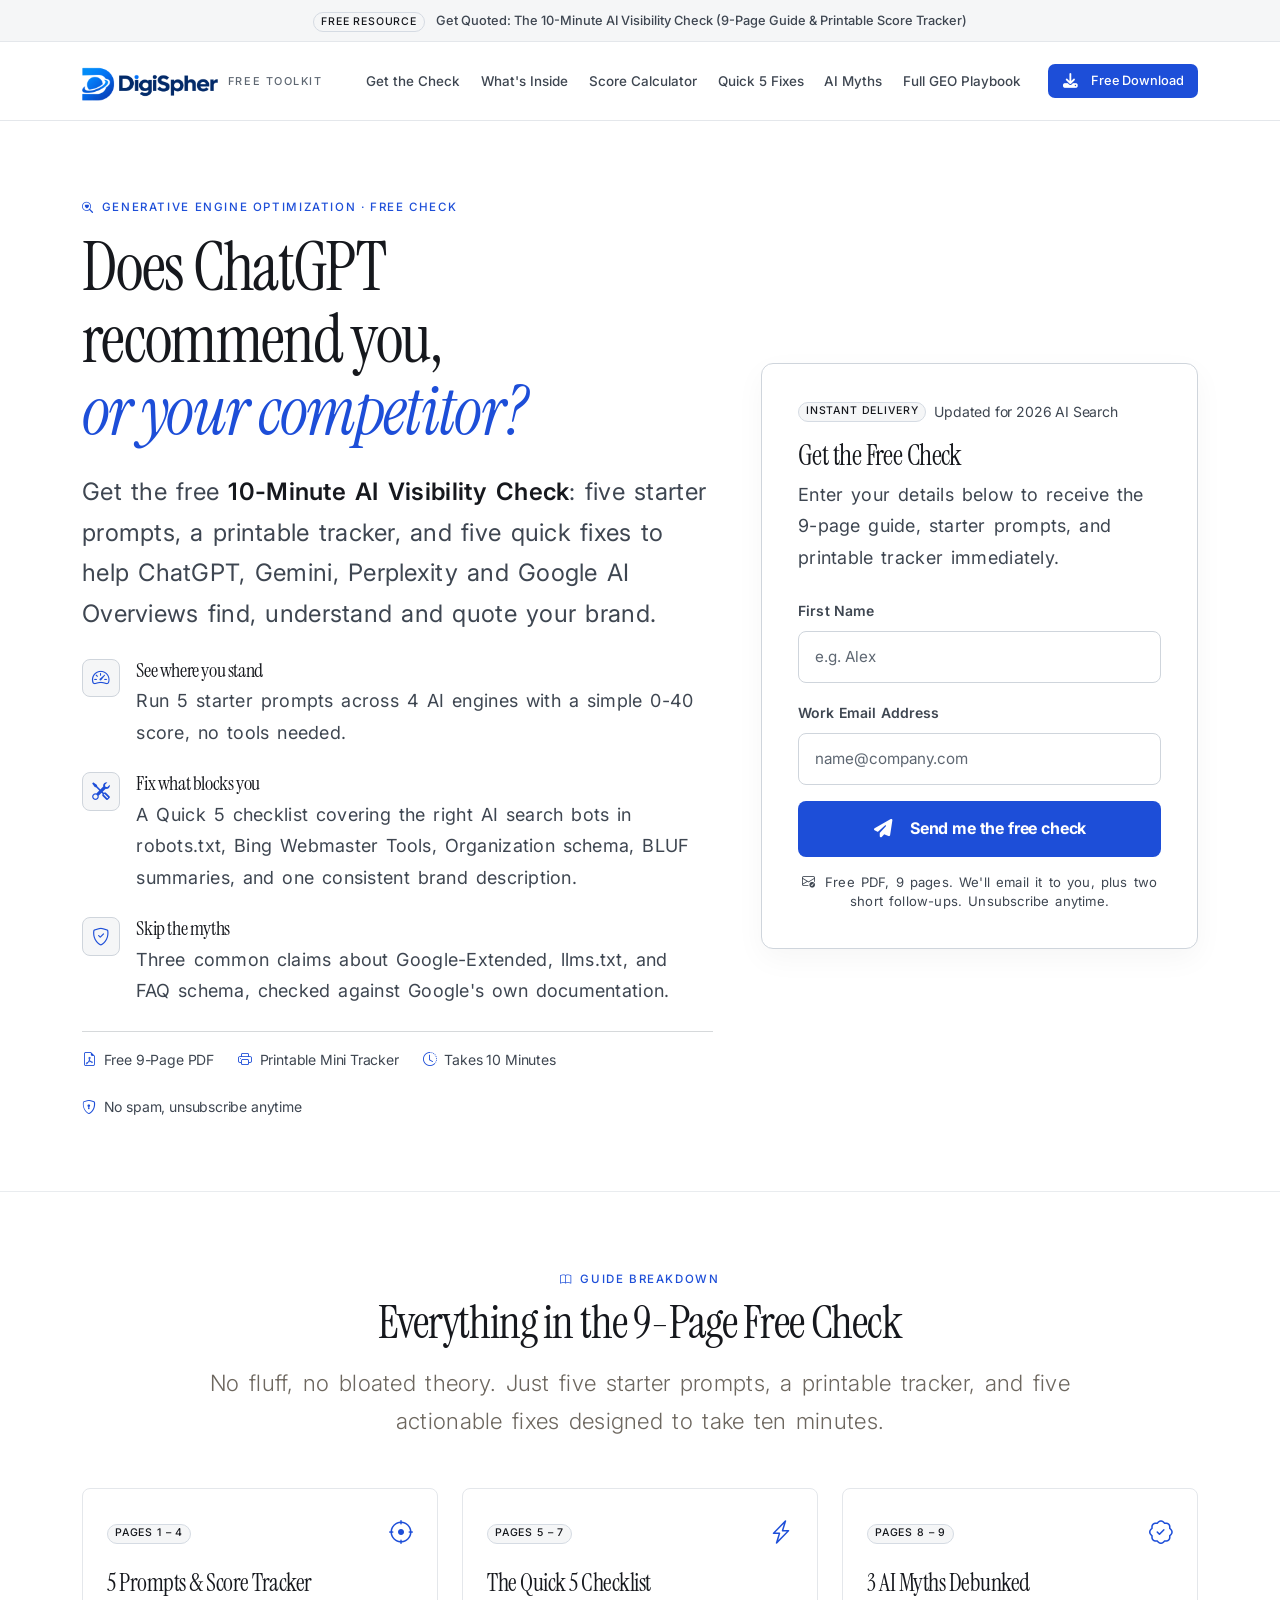
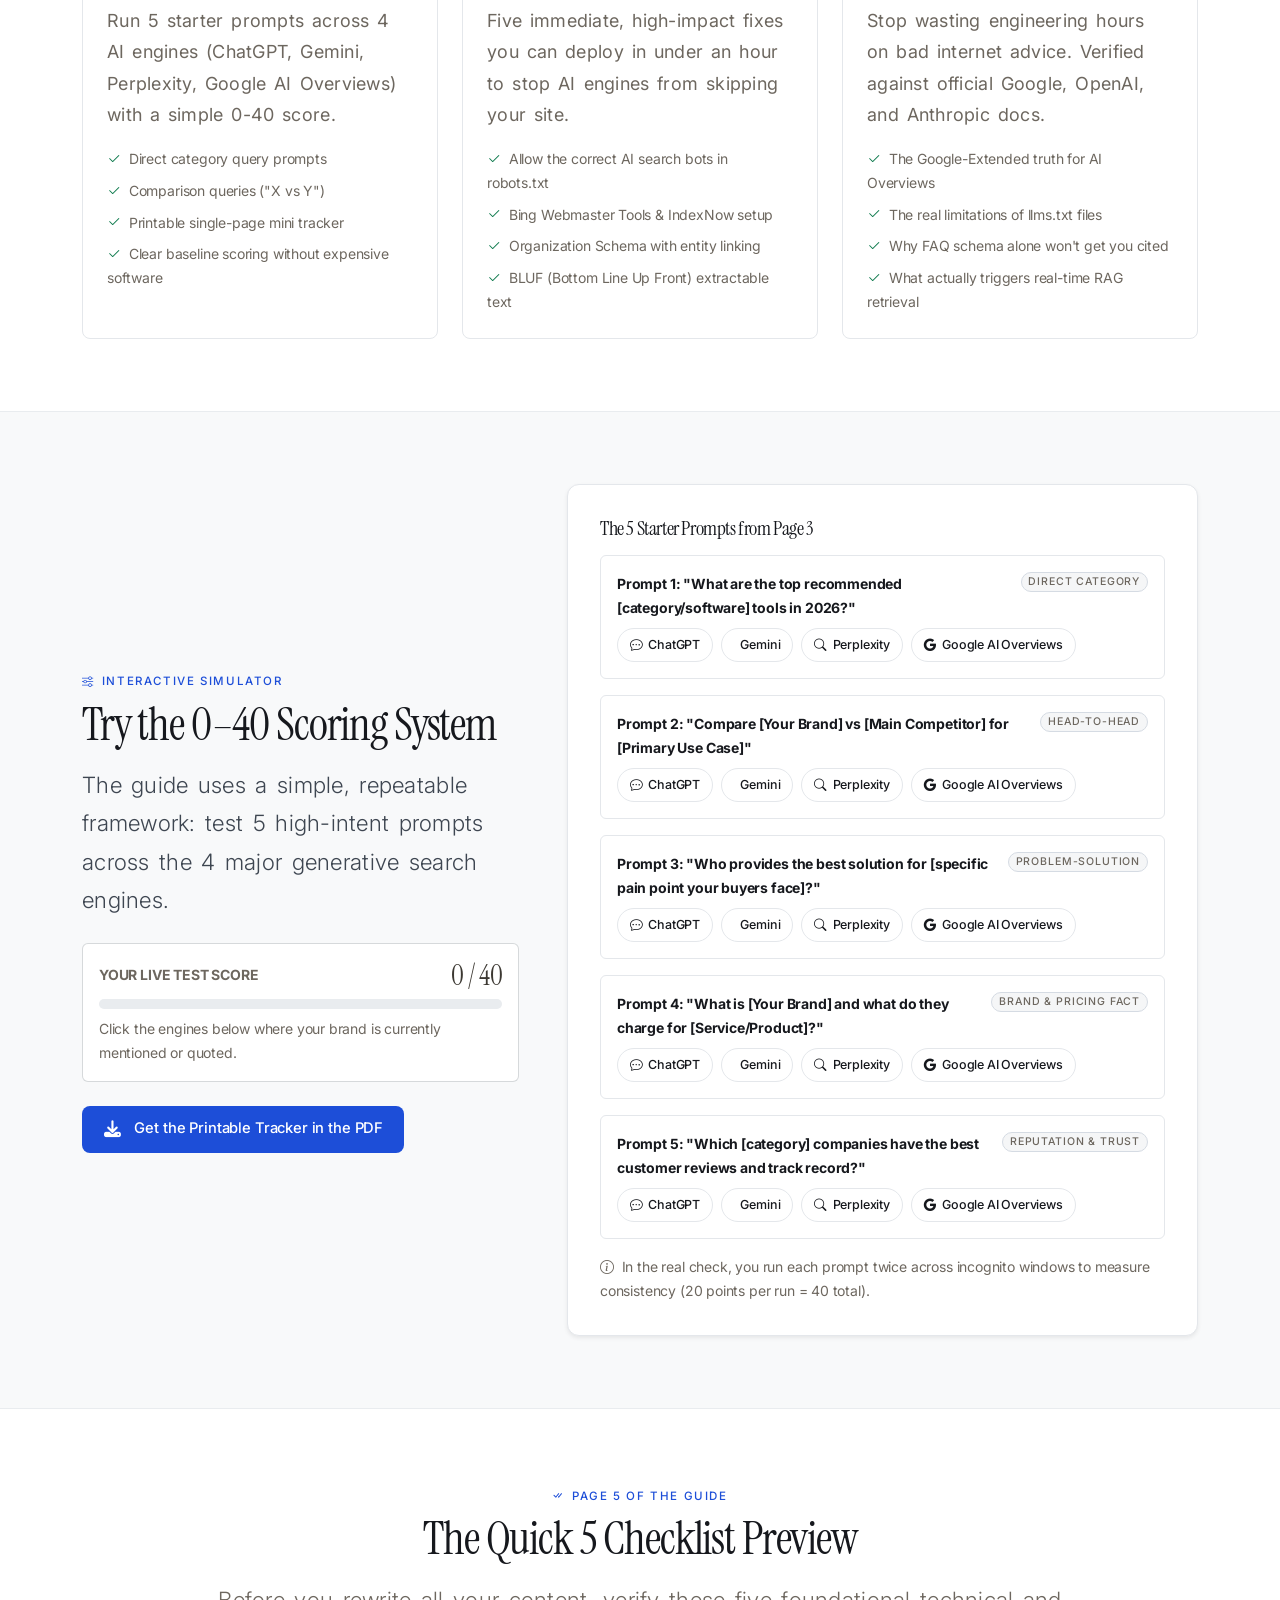
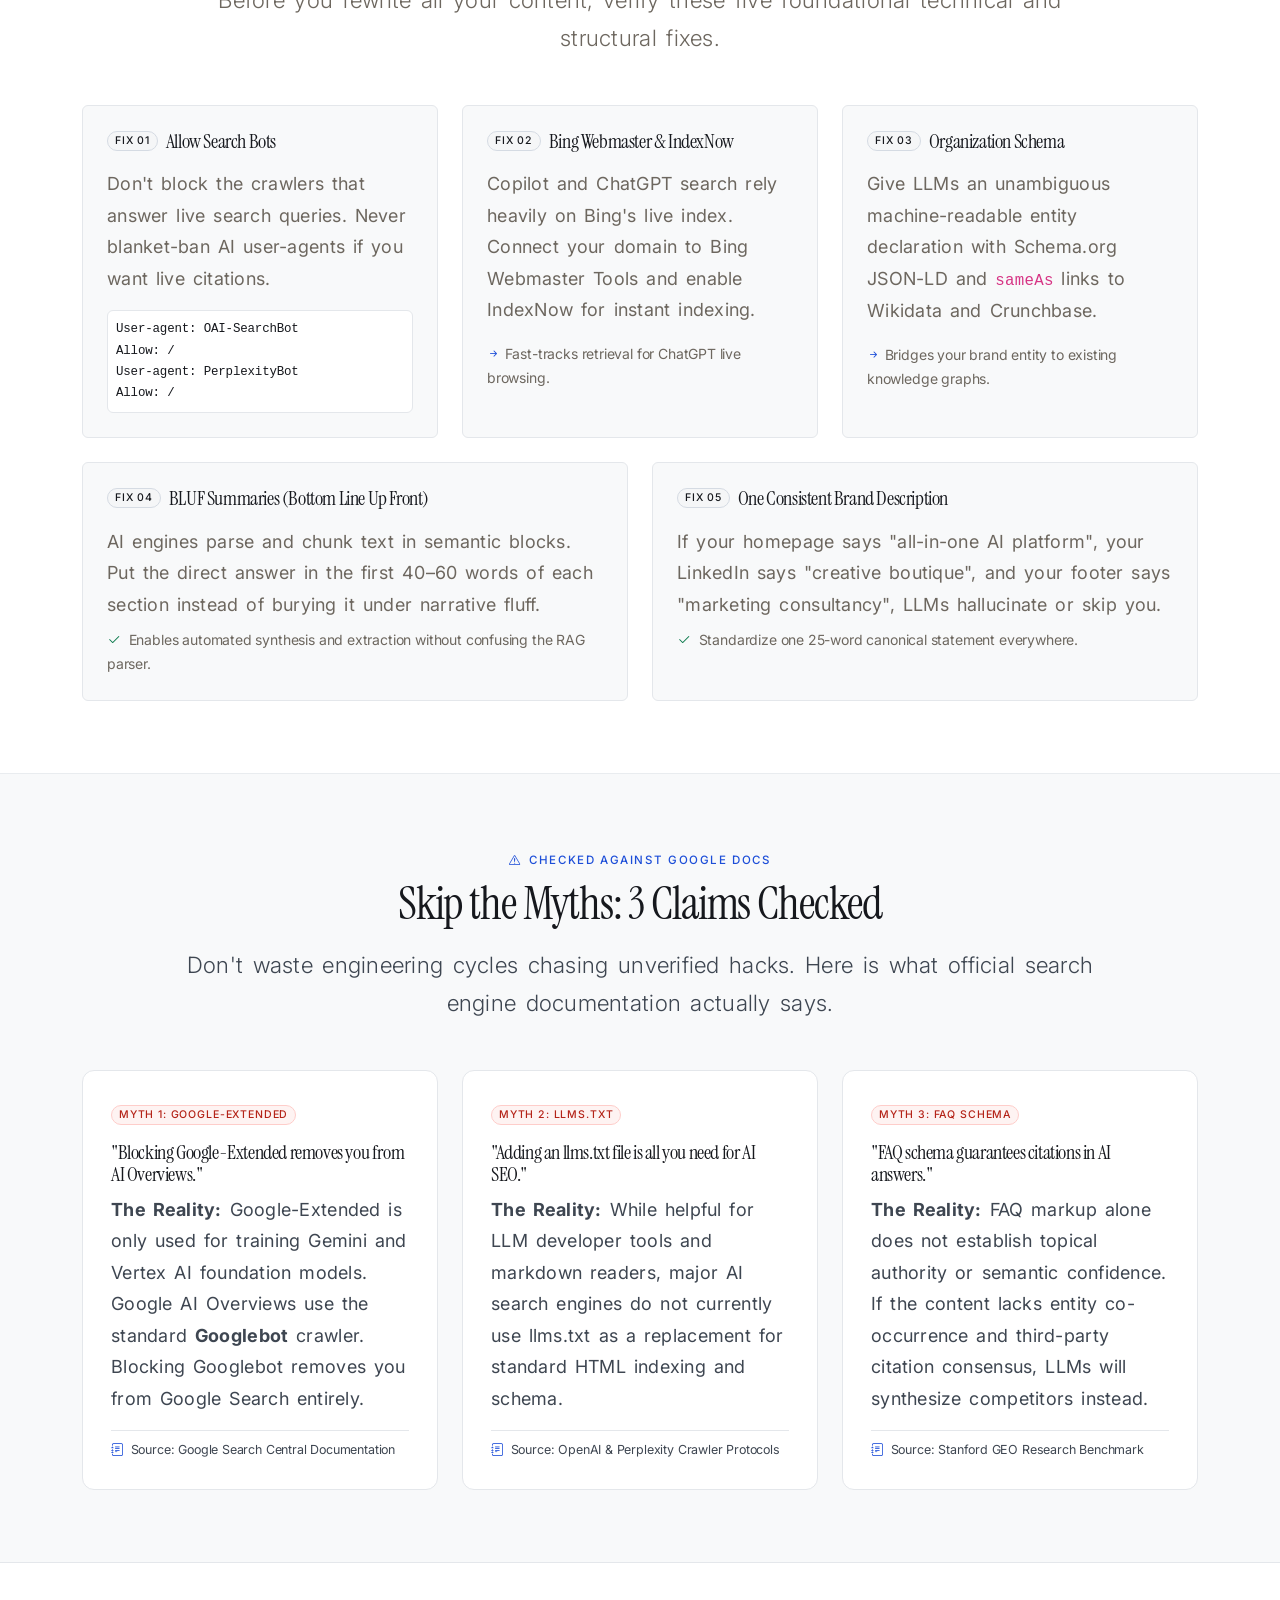
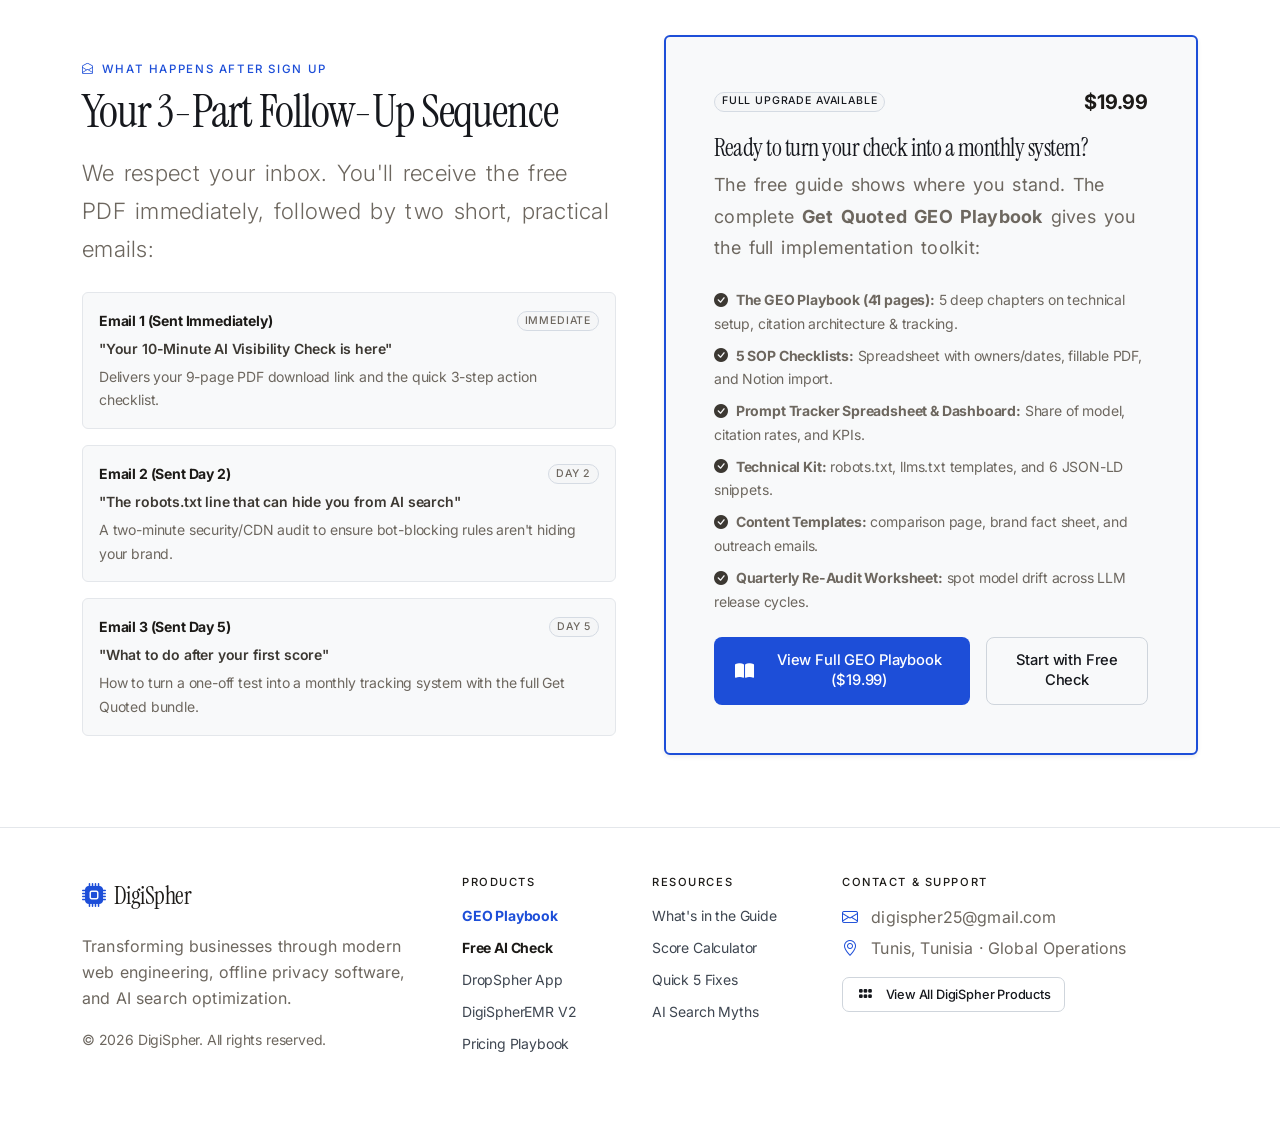
<file: ai-visibility-check.html>
<!DOCTYPE html>
<html lang="en">
<head>
  <meta charset="UTF-8">
  <meta name="viewport" content="width=device-width, initial-scale=1.0">
  <title>Get Quoted: The 10-Minute AI Visibility Check (Free) | DigiSpher</title>
  <meta name="description" content="Does ChatGPT recommend you, or your competitor? Get the free 10-Minute AI Visibility Check: five starter prompts, a printable tracker, and five quick fixes for ChatGPT, Gemini, Perplexity, and Google AI Overviews.">

  <!-- Open Graph -->
  <meta property="og:title" content="Get Quoted: The 10-Minute AI Visibility Check (Free)">
  <meta property="og:description" content="Run 5 starter prompts across 4 AI engines with a simple 0-40 score. Free 9-page guide & printable tracker from DigiSpher.">
  <meta property="og:image" content="assets/images/geo-playbook.jpg">
  <meta property="og:type" content="website">

  <!-- Google Fonts: Instrument Serif & Inter -->
  <link rel="preconnect" href="https://fonts.googleapis.com">
  <link rel="preconnect" href="https://fonts.gstatic.com" crossorigin>
  <link href="https://fonts.googleapis.com/css2?family=Instrument+Serif:ital@0;1&family=Inter:wght@400;500;600;700&display=swap" rel="stylesheet">

  <!-- Bootstrap 5.3.3 CSS -->
  <link href="https://cdn.jsdelivr.net/npm/bootstrap@5.3.3/dist/css/bootstrap.min.css" rel="stylesheet">
  <!-- Bootstrap Icons & Font Awesome -->
  <link rel="stylesheet" href="https://cdn.jsdelivr.net/npm/bootstrap-icons@1.11.3/font/bootstrap-icons.min.css">
  <link rel="stylesheet" href="https://cdnjs.cloudflare.com/ajax/libs/font-awesome/6.7.2/css/all.min.css">
  <!-- Custom Styles -->
  <link rel="stylesheet" href="assets/css/styles.css">

  <!-- JSON-LD Structured Data: DigitalDocument & FAQ Schema -->
  <script type="application/ld+json">
  {
    "@context": "https://schema.org",
    "@graph": [
      {
        "@type": "DigitalDocument",
        "@id": "https://digispher-products.digispher.online/ai-visibility-check.html#document",
        "name": "Get Quoted: The 10-Minute AI Visibility Check (Free)",
        "description": "Five starter prompts, a printable tracker, and five quick fixes to help ChatGPT, Gemini, Perplexity, and Google AI Overviews find, understand, and quote your brand.",
        "url": "https://digispher-products.digispher.online/ai-visibility-check.html",
        "isAccessibleForFree": true,
        "inLanguage": "en",
        "publisher": {
          "@type": "Organization",
          "name": "DigiSpher",
          "url": "https://digispher.online",
          "logo": "https://digispher-products.digispher.online/assets/images/digispher-logo.png"
        },
        "offers": {
          "@type": "Offer",
          "price": "0.00",
          "priceCurrency": "USD",
          "availability": "https://schema.org/InStock"
        }
      },
      {
        "@type": "FAQPage",
        "@id": "https://digispher-products.digispher.online/ai-visibility-check.html#faq",
        "mainEntity": [
          {
            "@type": "Question",
            "name": "Does blocking Google-Extended remove my brand from Google AI Overviews?",
            "acceptedAnswer": {
              "@type": "Answer",
              "text": "No. Google-Extended is only used for training Gemini and Vertex AI models. Google AI Overviews use the standard Googlebot crawler. Blocking Googlebot removes your site from Google Search entirely."
            }
          },
          {
            "@type": "Question",
            "name": "Is adding an llms.txt file enough for AI search optimization?",
            "acceptedAnswer": {
              "@type": "Answer",
              "text": "No. While llms.txt is useful for developer tools and markdown readers, major AI search engines crawl standard HTML and structured Schema.org markup."
            }
          },
          {
            "@type": "Question",
            "name": "How is the 10-minute AI visibility score calculated?",
            "acceptedAnswer": {
              "@type": "Answer",
              "text": "You test five high-intent buyer prompts across ChatGPT, Gemini, Perplexity, and Google AI Overviews across two incognito sessions. Each mention gives 1 point per engine (20 points per run), giving you a repeatable score out of 40."
            }
          }
        ]
      }
    ]
  }
  </script>

  <style>
    /* Specific styles for AI Visibility Check Landing Page */
    .optin-card {
      background: #ffffff;
      border: 1px solid var(--ds-border-strong);
      border-radius: var(--radius);
      padding: 2.25rem;
      box-shadow: 0 10px 30px rgba(0, 0, 0, 0.04);
      position: relative;
    }

    .optin-card .form-control {
      border: 1px solid var(--ds-border-strong);
      border-radius: var(--radius-sm);
      padding: 0.85rem 1rem;
      font-size: 0.95rem;
      color: var(--ds-text);
      background-color: #fafbfc;
      transition: all 0.15s ease;
    }

    .optin-card .form-control:focus {
      background-color: #ffffff;
      border-color: var(--ds-primary);
      box-shadow: 0 0 0 3px rgba(29, 78, 216, 0.12);
    }

    .benefit-item {
      display: flex;
      gap: 1rem;
      align-items: flex-start;
      margin-bottom: 1.5rem;
    }

    .benefit-icon {
      flex-shrink: 0;
      width: 2.4rem;
      height: 2.4rem;
      border-radius: 8px;
      background: #f5f6f7;
      border: 1px solid var(--ds-border-strong);
      display: inline-flex;
      align-items: center;
      justify-content: center;
      color: var(--ds-primary);
      font-size: 1.1rem;
    }

    .score-simulator {
      background: #fafbfc;
      border: 1px solid var(--ds-border);
      border-radius: var(--radius);
      padding: 2rem;
    }

    .engine-pill {
      font-size: 0.78rem;
      font-weight: 500;
      padding: 0.35rem 0.75rem;
      border-radius: 999px;
      border: 1px solid var(--ds-border);
      background: #ffffff;
      cursor: pointer;
      user-select: none;
      display: inline-flex;
      align-items: center;
      gap: 0.4rem;
      transition: all 0.15s ease;
    }

    .engine-pill:hover {
      border-color: var(--ds-primary);
    }

    .engine-pill.checked {
      background: #1d4ed8;
      color: #ffffff;
      border-color: #1d4ed8;
    }

    .tracker-card {
      background: #ffffff;
      border: 1px solid var(--ds-border);
      border-radius: var(--radius-sm);
      padding: 1.25rem;
      transition: border-color 0.15s ease;
    }

    .tracker-card:hover {
      border-color: var(--ds-border-strong);
    }

    .myth-card {
      background: #ffffff;
      border: 1px solid var(--ds-border);
      border-radius: var(--radius);
      padding: 1.75rem;
      height: 100%;
    }

    .thank-you-view {
      display: none;
      animation: fadeIn 0.3s ease;
    }

    .thank-you-view.active {
      display: block;
    }

    .step-number {
      width: 2rem;
      height: 2rem;
      border-radius: 50%;
      background: var(--ds-primary);
      color: #ffffff;
      display: inline-flex;
      align-items: center;
      justify-content: center;
      font-weight: 600;
      font-size: 0.88rem;
      flex-shrink: 0;
    }

    @keyframes fadeIn {
      from { opacity: 0; transform: translateY(8px); }
      to { opacity: 1; transform: translateY(0); }
    }
  </style>
</head>
<body>

  <!-- Announcement Bar -->
  <div class="announce-bar">
    <span class="badge bg-dark text-info me-2">FREE RESOURCE</span>
    Get Quoted: The 10-Minute AI Visibility Check (9-Page Guide & Printable Score Tracker)
  </div>

  <!-- Navigation -->
  <nav class="navbar navbar-expand-lg navbar-custom sticky-top">
    <div class="container">
      <a class="navbar-brand" href="index.html">
        <img src="assets/images/digispher-logo.png" alt="DigiSpher" class="brand-logo" height="40">
        <span class="brand-badge">Free Toolkit</span>
      </a>
      <button class="navbar-toggler text-white border-0" type="button" data-bs-toggle="collapse" data-bs-target="#navMenu">
        <i class="bi bi-list fs-2"></i>
      </button>
      <div class="collapse navbar-collapse" id="navMenu">
        <ul class="navbar-nav ms-auto align-items-lg-center">
          <li class="nav-item"><a class="nav-link" href="#optin">Get the Check</a></li>
          <li class="nav-item"><a class="nav-link" href="#whats-inside">What's Inside</a></li>
          <li class="nav-item"><a class="nav-link" href="#simulator">Score Calculator</a></li>
          <li class="nav-item"><a class="nav-link" href="#quick-5">Quick 5 Fixes</a></li>
          <li class="nav-item"><a class="nav-link" href="#myths">AI Myths</a></li>
          <li class="nav-item"><a class="nav-link" href="geo-playbook.html">Full GEO Playbook</a></li>
          <li class="nav-item ms-lg-3">
            <a href="#optin" class="btn btn-sm btn-ds-primary">
              <i class="fa-solid fa-download me-1"></i> Free Download
            </a>
          </li>
        </ul>
      </div>
    </div>
  </nav>

  <!-- =========================================================================
       HERO & OPT-IN SECTION
       ========================================================================= -->
  <header class="hero-section py-5 my-lg-4 position-relative" id="optin">
    <div class="container position-relative" style="z-index: 2;">
      <div class="row align-items-center g-5">
        
        <!-- Left Column: Copy -->
        <div class="col-lg-7">
          <div class="d-inline-flex mb-3">
            <span class="badge-pill-soft">
              <i class="bi bi-search-heart"></i> Generative Engine Optimization · Free Check
            </span>
          </div>

          <h1 class="hero-headline mb-4">
            Does ChatGPT recommend you, <br>
            <span class="gradient-text">or your competitor?</span>
          </h1>

          <p class="lead text-light mb-4">
            Get the free <strong>10-Minute AI Visibility Check</strong>: five starter prompts, a printable tracker, and five quick fixes to help ChatGPT, Gemini, Perplexity and Google AI Overviews find, understand and quote your brand.
          </p>

          <!-- Core Bullets from landing-copy.md -->
          <div class="pe-lg-3 mt-4">
            <div class="benefit-item">
              <div class="benefit-icon">
                <i class="bi bi-speedometer2"></i>
              </div>
              <div>
                <h3 class="h5 fw-bold mb-1">See where you stand</h3>
                <p class="small text-muted mb-0">
                  Run 5 starter prompts across 4 AI engines with a simple 0-40 score, no tools needed.
                </p>
              </div>
            </div>

            <div class="benefit-item">
              <div class="benefit-icon">
                <i class="bi bi-tools"></i>
              </div>
              <div>
                <h3 class="h5 fw-bold mb-1">Fix what blocks you</h3>
                <p class="small text-muted mb-0">
                  A Quick 5 checklist covering the right AI search bots in robots.txt, Bing Webmaster Tools, Organization schema, BLUF summaries, and one consistent brand description.
                </p>
              </div>
            </div>

            <div class="benefit-item">
              <div class="benefit-icon">
                <i class="bi bi-shield-check"></i>
              </div>
              <div>
                <h3 class="h5 fw-bold mb-1">Skip the myths</h3>
                <p class="small text-muted mb-0">
                  Three common claims about Google-Extended, llms.txt, and FAQ schema, checked against Google's own documentation.
                </p>
              </div>
            </div>
          </div>

          <!-- Quick badges -->
          <div class="d-flex flex-wrap gap-4 pt-3 border-top border-secondary border-opacity-25 mt-4 text-muted small">
            <div><i class="bi bi-file-earmark-pdf text-info me-1"></i> Free 9-Page PDF</div>
            <div><i class="bi bi-printer text-info me-1"></i> Printable Mini Tracker</div>
            <div><i class="bi bi-clock-history text-info me-1"></i> Takes 10 Minutes</div>
            <div><i class="bi bi-shield-lock text-info me-1"></i> No spam, unsubscribe anytime</div>
          </div>
        </div>

        <!-- Right Column: Opt-In Card / Dynamic Thank-You View -->
        <div class="col-lg-5">
          <div class="optin-card">

            <!-- STATE 1: OPT-IN FORM -->
            <div id="optinFormView">
              <div class="d-flex align-items-center gap-2 mb-3">
                <span class="badge bg-dark text-info">Instant Delivery</span>
                <span class="text-muted small">Updated for 2026 AI Search</span>
              </div>

              <h2 class="h3 fw-bold mb-2">Get the Free Check</h2>
              <p class="small text-muted mb-4">
                Enter your details below to receive the 9-page guide, starter prompts, and printable tracker immediately.
              </p>

              <form id="leadCaptureForm" name="ai-visibility-check" method="POST" data-netlify="true" netlify data-netlify-honeypot="bot-field" onsubmit="handleOptinSubmit(event)">
                <!-- Netlify Form Hidden Inputs -->
                <input type="hidden" name="form-name" value="ai-visibility-check">
                <p class="d-none">
                  <label>Don’t fill this out if you’re human: <input name="bot-field"></label>
                </p>

                <div class="mb-3">
                  <label for="firstNameInput" class="form-label small fw-semibold text-muted">First Name</label>
                  <input type="text" class="form-control" id="firstNameInput" name="firstName" placeholder="e.g. Alex" required>
                </div>

                <div class="mb-3">
                  <label for="emailInput" class="form-label small fw-semibold text-muted">Work Email Address</label>
                  <input type="email" class="form-control" id="emailInput" name="email" placeholder="name@company.com" required>
                </div>

                <button type="submit" class="btn btn-ds-primary w-100 py-3 fw-bold fs-6" id="submitBtn">
                  <i class="fa-solid fa-paper-plane me-2"></i> Send me the free check
                </button>

                <!-- Microcopy under form -->
                <p class="text-secondary small text-center mt-3 mb-0" style="font-size: 0.82rem; line-height: 1.5;">
                  <i class="bi bi-envelope-check me-1"></i> Free PDF, 9 pages. We'll email it to you, plus two short follow-ups. Unsubscribe anytime.
                </p>
              </form>
            </div>

            <!-- STATE 2: THANK-YOU VIEW (Revealed upon form submission) -->
            <div id="thankYouView" class="thank-you-view">
              <div class="text-center mb-3">
                <div class="d-inline-flex align-items-center justify-content-center bg-success bg-opacity-10 text-success rounded-circle p-3 mb-3" style="width: 60px; height: 60px;">
                  <i class="bi bi-check2-circle fs-2"></i>
                </div>
                <h2 class="h3 fw-bold mb-2">It's on its way. Check your inbox.</h2>
                <p class="text-muted small">
                  Your copy of <em>Get Quoted: The 10-Minute AI Visibility Check</em> is heading to <strong id="confirmedEmail" class="text-dark">your inbox</strong> now.
                </p>
              </div>

              <div class="alert alert-light border border-secondary border-opacity-25 rounded-3 p-3 mb-4">
                <div class="small text-muted mb-2">
                  <i class="bi bi-info-circle text-info me-1"></i> If it isn't there in a few minutes, check your promotions or spam folder, or click below:
                </div>
                <a href="#direct-download" class="btn btn-sm btn-ds-primary w-100" id="downloadGuideBtn" onclick="triggerGuideDownload(event)">
                  <i class="bi bi-download me-1"></i> Download Guide Now (PDF)
                </a>
              </div>

              <div class="pt-2 border-top border-secondary border-opacity-25">
                <h4 class="h6 fw-bold mb-3 text-uppercase letter-spacing-1 text-muted" style="font-size: 0.78rem;">Do this next (10 minutes):</h4>
                <div class="d-flex flex-column gap-3 mb-3">
                  <div class="d-flex align-items-start gap-2">
                    <span class="step-number">1</span>
                    <div class="small"><strong>Open page 3</strong> and fill in your five starter prompts.</div>
                  </div>
                  <div class="d-flex align-items-start gap-2">
                    <span class="step-number">2</span>
                    <div class="small"><strong>Print the mini tracker</strong> on page 4.</div>
                  </div>
                  <div class="d-flex align-items-start gap-2">
                    <span class="step-number">3</span>
                    <div class="small"><strong>Open a private / incognito window</strong> and run your first prompt.</div>
                  </div>
                </div>

                <p class="small text-muted mb-3" style="font-size: 0.8rem;">
                  Feel free to share the PDF unchanged with anyone whose brand AI keeps leaving out.
                </p>

                <div class="bg-light p-2 rounded small text-center text-muted" style="font-size: 0.8rem;">
                  Questions? Email <a href="mailto:digispher25@gmail.com" class="text-info fw-bold">digispher25@gmail.com</a>
                </div>

                <div class="text-center mt-3">
                  <button type="button" class="btn btn-link btn-sm text-secondary text-decoration-none" onclick="resetFormView()">
                    <i class="bi bi-arrow-counterclockwise me-1"></i> Submit with another email
                  </button>
                </div>
              </div>
            </div>

          </div>
        </div>

      </div>
    </div>
  </header>

  <!-- =========================================================================
       SECTION 1: WHAT'S INSIDE THE 9-PAGE GUIDE
       ========================================================================= -->
  <section class="py-5 bg-white border-top border-bottom border-light-subtle" id="whats-inside">
    <div class="container py-lg-4">
      <div class="max-w-900 mx-auto text-center mb-5">
        <span class="badge-pill-soft mb-2">
          <i class="bi bi-book"></i> Guide Breakdown
        </span>
        <h2 class="section-headline mb-3">Everything in the 9-Page Free Check</h2>
        <p class="lead text-muted mx-auto">
          No fluff, no bloated theory. Just five starter prompts, a printable tracker, and five actionable fixes designed to take ten minutes.
        </p>
      </div>

      <div class="row g-4">
        <!-- Card 1 -->
        <div class="col-lg-4">
          <div class="tracker-card h-100 p-4">
            <div class="d-flex justify-content-between align-items-center mb-3">
              <span class="badge bg-dark text-info">Pages 1 – 4</span>
              <i class="bi bi-crosshair text-info fs-4"></i>
            </div>
            <h3 class="h4 fw-bold mb-2">5 Prompts & Score Tracker</h3>
            <p class="small text-muted mb-3">
              Run 5 starter prompts across 4 AI engines (ChatGPT, Gemini, Perplexity, Google AI Overviews) with a simple 0-40 score.
            </p>
            <ul class="list-unstyled small text-muted d-flex flex-column gap-2 mb-0">
              <li><i class="bi bi-check2 text-success me-2"></i>Direct category query prompts</li>
              <li><i class="bi bi-check2 text-success me-2"></i>Comparison queries ("X vs Y")</li>
              <li><i class="bi bi-check2 text-success me-2"></i>Printable single-page mini tracker</li>
              <li><i class="bi bi-check2 text-success me-2"></i>Clear baseline scoring without expensive software</li>
            </ul>
          </div>
        </div>

        <!-- Card 2 -->
        <div class="col-lg-4">
          <div class="tracker-card h-100 p-4">
            <div class="d-flex justify-content-between align-items-center mb-3">
              <span class="badge bg-dark text-info">Pages 5 – 7</span>
              <i class="bi bi-lightning-charge text-info fs-4"></i>
            </div>
            <h3 class="h4 fw-bold mb-2">The Quick 5 Checklist</h3>
            <p class="small text-muted mb-3">
              Five immediate, high-impact fixes you can deploy in under an hour to stop AI engines from skipping your site.
            </p>
            <ul class="list-unstyled small text-muted d-flex flex-column gap-2 mb-0">
              <li><i class="bi bi-check2 text-success me-2"></i>Allow the correct AI search bots in robots.txt</li>
              <li><i class="bi bi-check2 text-success me-2"></i>Bing Webmaster Tools & IndexNow setup</li>
              <li><i class="bi bi-check2 text-success me-2"></i>Organization Schema with entity linking</li>
              <li><i class="bi bi-check2 text-success me-2"></i>BLUF (Bottom Line Up Front) extractable text</li>
            </ul>
          </div>
        </div>

        <!-- Card 3 -->
        <div class="col-lg-4">
          <div class="tracker-card h-100 p-4">
            <div class="d-flex justify-content-between align-items-center mb-3">
              <span class="badge bg-dark text-info">Pages 8 – 9</span>
              <i class="bi bi-patch-check text-info fs-4"></i>
            </div>
            <h3 class="h4 fw-bold mb-2">3 AI Myths Debunked</h3>
            <p class="small text-muted mb-3">
              Stop wasting engineering hours on bad internet advice. Verified against official Google, OpenAI, and Anthropic docs.
            </p>
            <ul class="list-unstyled small text-muted d-flex flex-column gap-2 mb-0">
              <li><i class="bi bi-check2 text-success me-2"></i>The Google-Extended truth for AI Overviews</li>
              <li><i class="bi bi-check2 text-success me-2"></i>The real limitations of llms.txt files</li>
              <li><i class="bi bi-check2 text-success me-2"></i>Why FAQ schema alone won't get you cited</li>
              <li><i class="bi bi-check2 text-success me-2"></i>What actually triggers real-time RAG retrieval</li>
            </ul>
          </div>
        </div>
      </div>
    </div>
  </section>

  <!-- =========================================================================
       SECTION 2: INTERACTIVE 0-40 SCORE SIMULATOR
       ========================================================================= -->
  <section class="py-5 bg-light" id="simulator">
    <div class="container py-lg-4">
      <div class="row align-items-center g-5">
        
        <div class="col-lg-5">
          <span class="badge-pill-soft mb-2">
            <i class="bi bi-sliders"></i> Interactive Simulator
          </span>
          <h2 class="section-headline mb-3">Try the 0–40 Scoring System</h2>
          <p class="lead text-muted mb-4">
            The guide uses a simple, repeatable framework: test 5 high-intent prompts across the 4 major generative search engines.
          </p>
          <div class="p-3 bg-white rounded border border-secondary border-opacity-25 mb-4">
            <div class="d-flex justify-content-between align-items-center mb-2">
              <span class="fw-bold small text-muted text-uppercase">Your Live Test Score</span>
              <span class="h3 fw-bold text-primary mb-0"><span id="simScore">0</span> / 40</span>
            </div>
            <div class="progress" style="height: 10px;">
              <div class="progress-bar bg-primary" id="simProgressBar" role="progressbar" style="width: 0%;"></div>
            </div>
            <div class="mt-2 small text-muted" id="simScoreVerdict">
              Click the engines below where your brand is currently mentioned or quoted.
            </div>
          </div>

          <a href="#optin" class="btn btn-ds-primary">
            <i class="fa-solid fa-download me-1"></i> Get the Printable Tracker in the PDF
          </a>
        </div>

        <div class="col-lg-7">
          <div class="score-simulator bg-white shadow-sm">
            <h4 class="h5 fw-bold mb-3">The 5 Starter Prompts from Page 3</h4>
            
            <div class="d-flex flex-column gap-3" id="promptItemsContainer">
              
              <!-- Prompt 1 -->
              <div class="p-3 border rounded">
                <div class="d-flex justify-content-between align-items-start mb-2">
                  <div class="fw-bold small">Prompt 1: "What are the top recommended [category/software] tools in 2026?"</div>
                  <span class="badge bg-light text-muted">Direct Category</span>
                </div>
                <div class="d-flex flex-wrap gap-2">
                  <span class="engine-pill" onclick="toggleEnginePill(this)"><i class="bi bi-chat-dots"></i> ChatGPT</span>
                  <span class="engine-pill" onclick="toggleEnginePill(this)"><i class="bi bi-gemini"></i> Gemini</span>
                  <span class="engine-pill" onclick="toggleEnginePill(this)"><i class="bi bi-search"></i> Perplexity</span>
                  <span class="engine-pill" onclick="toggleEnginePill(this)"><i class="bi bi-google"></i> Google AI Overviews</span>
                </div>
              </div>

              <!-- Prompt 2 -->
              <div class="p-3 border rounded">
                <div class="d-flex justify-content-between align-items-start mb-2">
                  <div class="fw-bold small">Prompt 2: "Compare [Your Brand] vs [Main Competitor] for [Primary Use Case]"</div>
                  <span class="badge bg-light text-muted">Head-to-Head</span>
                </div>
                <div class="d-flex flex-wrap gap-2">
                  <span class="engine-pill" onclick="toggleEnginePill(this)"><i class="bi bi-chat-dots"></i> ChatGPT</span>
                  <span class="engine-pill" onclick="toggleEnginePill(this)"><i class="bi bi-gemini"></i> Gemini</span>
                  <span class="engine-pill" onclick="toggleEnginePill(this)"><i class="bi bi-search"></i> Perplexity</span>
                  <span class="engine-pill" onclick="toggleEnginePill(this)"><i class="bi bi-google"></i> Google AI Overviews</span>
                </div>
              </div>

              <!-- Prompt 3 -->
              <div class="p-3 border rounded">
                <div class="d-flex justify-content-between align-items-start mb-2">
                  <div class="fw-bold small">Prompt 3: "Who provides the best solution for [specific pain point your buyers face]?"</div>
                  <span class="badge bg-light text-muted">Problem-Solution</span>
                </div>
                <div class="d-flex flex-wrap gap-2">
                  <span class="engine-pill" onclick="toggleEnginePill(this)"><i class="bi bi-chat-dots"></i> ChatGPT</span>
                  <span class="engine-pill" onclick="toggleEnginePill(this)"><i class="bi bi-gemini"></i> Gemini</span>
                  <span class="engine-pill" onclick="toggleEnginePill(this)"><i class="bi bi-search"></i> Perplexity</span>
                  <span class="engine-pill" onclick="toggleEnginePill(this)"><i class="bi bi-google"></i> Google AI Overviews</span>
                </div>
              </div>

              <!-- Prompt 4 -->
              <div class="p-3 border rounded">
                <div class="d-flex justify-content-between align-items-start mb-2">
                  <div class="fw-bold small">Prompt 4: "What is [Your Brand] and what do they charge for [Service/Product]?"</div>
                  <span class="badge bg-light text-muted">Brand & Pricing Fact</span>
                </div>
                <div class="d-flex flex-wrap gap-2">
                  <span class="engine-pill" onclick="toggleEnginePill(this)"><i class="bi bi-chat-dots"></i> ChatGPT</span>
                  <span class="engine-pill" onclick="toggleEnginePill(this)"><i class="bi bi-gemini"></i> Gemini</span>
                  <span class="engine-pill" onclick="toggleEnginePill(this)"><i class="bi bi-search"></i> Perplexity</span>
                  <span class="engine-pill" onclick="toggleEnginePill(this)"><i class="bi bi-google"></i> Google AI Overviews</span>
                </div>
              </div>

              <!-- Prompt 5 -->
              <div class="p-3 border rounded">
                <div class="d-flex justify-content-between align-items-start mb-2">
                  <div class="fw-bold small">Prompt 5: "Which [category] companies have the best customer reviews and track record?"</div>
                  <span class="badge bg-light text-muted">Reputation & Trust</span>
                </div>
                <div class="d-flex flex-wrap gap-2">
                  <span class="engine-pill" onclick="toggleEnginePill(this)"><i class="bi bi-chat-dots"></i> ChatGPT</span>
                  <span class="engine-pill" onclick="toggleEnginePill(this)"><i class="bi bi-gemini"></i> Gemini</span>
                  <span class="engine-pill" onclick="toggleEnginePill(this)"><i class="bi bi-search"></i> Perplexity</span>
                  <span class="engine-pill" onclick="toggleEnginePill(this)"><i class="bi bi-google"></i> Google AI Overviews</span>
                </div>
              </div>

            </div>
            <div class="small text-muted mt-3">
              <i class="bi bi-info-circle me-1"></i> In the real check, you run each prompt twice across incognito windows to measure consistency (20 points per run = 40 total).
            </div>
          </div>
        </div>

      </div>
    </div>
  </section>

  <!-- =========================================================================
       SECTION 3: THE QUICK 5 FIXES PREVIEW
       ========================================================================= -->
  <section class="py-5 bg-white border-top border-bottom border-light-subtle" id="quick-5">
    <div class="container py-lg-4">
      <div class="max-w-900 mx-auto text-center mb-5">
        <span class="badge-pill-soft mb-2">
          <i class="bi bi-check-all"></i> Page 5 of the Guide
        </span>
        <h2 class="section-headline mb-3">The Quick 5 Checklist Preview</h2>
        <p class="lead text-muted mx-auto">
          Before you rewrite all your content, verify these five foundational technical and structural fixes.
        </p>
      </div>

      <div class="row g-4">
        <!-- Fix 1 -->
        <div class="col-md-6 col-lg-4">
          <div class="card h-100 border p-4 bg-light">
            <div class="d-flex align-items-center gap-2 mb-3">
              <span class="badge bg-dark text-info">Fix 01</span>
              <h3 class="h5 fw-bold mb-0">Allow Search Bots</h3>
            </div>
            <p class="small text-muted mb-3">
              Don't block the crawlers that answer live search queries. Never blanket-ban AI user-agents if you want live citations.
            </p>
            <div class="bg-white p-2 rounded border small font-monospace" style="font-size: 0.78rem;">
              User-agent: OAI-SearchBot<br>
              Allow: /<br>
              User-agent: PerplexityBot<br>
              Allow: /
            </div>
          </div>
        </div>

        <!-- Fix 2 -->
        <div class="col-md-6 col-lg-4">
          <div class="card h-100 border p-4 bg-light">
            <div class="d-flex align-items-center gap-2 mb-3">
              <span class="badge bg-dark text-info">Fix 02</span>
              <h3 class="h5 fw-bold mb-0">Bing Webmaster & IndexNow</h3>
            </div>
            <p class="small text-muted mb-3">
              Copilot and ChatGPT search rely heavily on Bing's live index. Connect your domain to Bing Webmaster Tools and enable IndexNow for instant indexing.
            </p>
            <div class="small text-muted">
              <i class="bi bi-arrow-right-short text-info"></i> Fast-tracks retrieval for ChatGPT live browsing.
            </div>
          </div>
        </div>

        <!-- Fix 3 -->
        <div class="col-md-6 col-lg-4">
          <div class="card h-100 border p-4 bg-light">
            <div class="d-flex align-items-center gap-2 mb-3">
              <span class="badge bg-dark text-info">Fix 03</span>
              <h3 class="h5 fw-bold mb-0">Organization Schema</h3>
            </div>
            <p class="small text-muted mb-3">
              Give LLMs an unambiguous machine-readable entity declaration with Schema.org JSON-LD and <code>sameAs</code> links to Wikidata and Crunchbase.
            </p>
            <div class="small text-muted">
              <i class="bi bi-arrow-right-short text-info"></i> Bridges your brand entity to existing knowledge graphs.
            </div>
          </div>
        </div>

        <!-- Fix 4 -->
        <div class="col-md-6 col-lg-6">
          <div class="card h-100 border p-4 bg-light">
            <div class="d-flex align-items-center gap-2 mb-3">
              <span class="badge bg-dark text-info">Fix 04</span>
              <h3 class="h5 fw-bold mb-0">BLUF Summaries (Bottom Line Up Front)</h3>
            </div>
            <p class="small text-muted mb-2">
              AI engines parse and chunk text in semantic blocks. Put the direct answer in the first 40–60 words of each section instead of burying it under narrative fluff.
            </p>
            <div class="small text-muted">
              <i class="bi bi-check2 text-success me-1"></i> Enables automated synthesis and extraction without confusing the RAG parser.
            </div>
          </div>
        </div>

        <!-- Fix 5 -->
        <div class="col-md-6 col-lg-6">
          <div class="card h-100 border p-4 bg-light">
            <div class="d-flex align-items-center gap-2 mb-3">
              <span class="badge bg-dark text-info">Fix 05</span>
              <h3 class="h5 fw-bold mb-0">One Consistent Brand Description</h3>
            </div>
            <p class="small text-muted mb-2">
              If your homepage says "all-in-one AI platform", your LinkedIn says "creative boutique", and your footer says "marketing consultancy", LLMs hallucinate or skip you.
            </p>
            <div class="small text-muted">
              <i class="bi bi-check2 text-success me-1"></i> Standardize one 25-word canonical statement everywhere.
            </div>
          </div>
        </div>
      </div>
    </div>
  </section>

  <!-- =========================================================================
       SECTION 4: SKIP THE MYTHS (Pages 8-9)
       ========================================================================= -->
  <section class="py-5 bg-light" id="myths">
    <div class="container py-lg-4">
      <div class="max-w-900 mx-auto text-center mb-5">
        <span class="badge-pill-soft mb-2">
          <i class="bi bi-exclamation-triangle"></i> Checked Against Google Docs
        </span>
        <h2 class="section-headline mb-3">Skip the Myths: 3 Claims Checked</h2>
        <p class="lead text-muted mx-auto">
          Don't waste engineering cycles chasing unverified hacks. Here is what official search engine documentation actually says.
        </p>
      </div>

      <div class="row g-4">
        <!-- Myth 1 -->
        <div class="col-lg-4">
          <div class="myth-card">
            <span class="badge bg-danger mb-3">Myth 1: Google-Extended</span>
            <h3 class="h5 fw-bold mb-2">"Blocking Google-Extended removes you from AI Overviews."</h3>
            <p class="small text-muted mb-3">
              <strong>The Reality:</strong> Google-Extended is only used for training Gemini and Vertex AI foundation models. Google AI Overviews use the standard <strong>Googlebot</strong> crawler. Blocking Googlebot removes you from Google Search entirely.
            </p>
            <div class="text-secondary small border-top pt-2" style="font-size: 0.78rem;">
              <i class="bi bi-journal-text text-info me-1"></i> Source: Google Search Central Documentation
            </div>
          </div>
        </div>

        <!-- Myth 2 -->
        <div class="col-lg-4">
          <div class="myth-card">
            <span class="badge bg-danger mb-3">Myth 2: llms.txt</span>
            <h3 class="h5 fw-bold mb-2">"Adding an llms.txt file is all you need for AI SEO."</h3>
            <p class="small text-muted mb-3">
              <strong>The Reality:</strong> While helpful for LLM developer tools and markdown readers, major AI search engines do not currently use llms.txt as a replacement for standard HTML indexing and schema.
            </p>
            <div class="text-secondary small border-top pt-2" style="font-size: 0.78rem;">
              <i class="bi bi-journal-text text-info me-1"></i> Source: OpenAI & Perplexity Crawler Protocols
            </div>
          </div>
        </div>

        <!-- Myth 3 -->
        <div class="col-lg-4">
          <div class="myth-card">
            <span class="badge bg-danger mb-3">Myth 3: FAQ Schema</span>
            <h3 class="h5 fw-bold mb-2">"FAQ schema guarantees citations in AI answers."</h3>
            <p class="small text-muted mb-3">
              <strong>The Reality:</strong> FAQ markup alone does not establish topical authority or semantic confidence. If the content lacks entity co-occurrence and third-party citation consensus, LLMs will synthesize competitors instead.
            </p>
            <div class="text-secondary small border-top pt-2" style="font-size: 0.78rem;">
              <i class="bi bi-journal-text text-info me-1"></i> Source: Stanford GEO Research Benchmark
            </div>
          </div>
        </div>
      </div>
    </div>
  </section>

  <!-- =========================================================================
       SECTION 5: WELCOME SEQUENCE & FULL GEO PLAYBOOK BRIDGE
       ========================================================================= -->
  <section class="py-5 bg-white border-top" id="whats-next">
    <div class="container py-lg-4">
      <div class="row align-items-center g-5">
        
        <div class="col-lg-6">
          <span class="badge-pill-soft mb-2">
            <i class="bi bi-envelope-open"></i> What Happens After Sign Up
          </span>
          <h2 class="section-headline mb-3">Your 3-Part Follow-Up Sequence</h2>
          <p class="lead text-muted mb-4">
            We respect your inbox. You'll receive the free PDF immediately, followed by two short, practical emails:
          </p>

          <div class="d-flex flex-column gap-3">
            <div class="p-3 border rounded bg-light">
              <div class="d-flex justify-content-between align-items-center mb-1">
                <strong class="text-dark small">Email 1 (Sent Immediately)</strong>
                <span class="badge bg-white text-muted border">Immediate</span>
              </div>
              <div class="small fw-semibold text-primary mb-1">"Your 10-Minute AI Visibility Check is here"</div>
              <div class="text-muted small">Delivers your 9-page PDF download link and the quick 3-step action checklist.</div>
            </div>

            <div class="p-3 border rounded bg-light">
              <div class="d-flex justify-content-between align-items-center mb-1">
                <strong class="text-dark small">Email 2 (Sent Day 2)</strong>
                <span class="badge bg-white text-muted border">Day 2</span>
              </div>
              <div class="small fw-semibold text-primary mb-1">"The robots.txt line that can hide you from AI search"</div>
              <div class="text-muted small">A two-minute security/CDN audit to ensure bot-blocking rules aren't hiding your brand.</div>
            </div>

            <div class="p-3 border rounded bg-light">
              <div class="d-flex justify-content-between align-items-center mb-1">
                <strong class="text-dark small">Email 3 (Sent Day 5)</strong>
                <span class="badge bg-white text-muted border">Day 5</span>
              </div>
              <div class="small fw-semibold text-primary mb-1">"What to do after your first score"</div>
              <div class="text-muted small">How to turn a one-off test into a monthly tracking system with the full Get Quoted bundle.</div>
            </div>
          </div>
        </div>

        <!-- Full Bundle Upsell Card -->
        <div class="col-lg-6">
          <div class="p-4 p-lg-5 rounded border border-2 border-primary bg-light shadow-sm">
            <div class="d-flex justify-content-between align-items-center mb-3">
              <span class="badge bg-primary text-white">Full Upgrade Available</span>
              <span class="fw-bold fs-5 text-dark">$19.99</span>
            </div>

            <h3 class="h4 fw-bold mb-2">Ready to turn your check into a monthly system?</h3>
            <p class="small text-muted mb-4">
              The free guide shows where you stand. The complete <strong>Get Quoted GEO Playbook</strong> gives you the full implementation toolkit:
            </p>

            <ul class="list-unstyled small text-muted d-flex flex-column gap-2 mb-4">
              <li><i class="bi bi-check-circle-fill text-primary me-2"></i><strong>The GEO Playbook (41 pages):</strong> 5 deep chapters on technical setup, citation architecture & tracking.</li>
              <li><i class="bi bi-check-circle-fill text-primary me-2"></i><strong>5 SOP Checklists:</strong> Spreadsheet with owners/dates, fillable PDF, and Notion import.</li>
              <li><i class="bi bi-check-circle-fill text-primary me-2"></i><strong>Prompt Tracker Spreadsheet & Dashboard:</strong> Share of model, citation rates, and KPIs.</li>
              <li><i class="bi bi-check-circle-fill text-primary me-2"></i><strong>Technical Kit:</strong> robots.txt, llms.txt templates, and 6 JSON-LD snippets.</li>
              <li><i class="bi bi-check-circle-fill text-primary me-2"></i><strong>Content Templates:</strong> comparison page, brand fact sheet, and outreach emails.</li>
              <li><i class="bi bi-check-circle-fill text-primary me-2"></i><strong>Quarterly Re-Audit Worksheet:</strong> spot model drift across LLM release cycles.</li>
            </ul>

            <div class="d-flex flex-column flex-sm-row gap-3">
              <a href="geo-playbook.html" class="btn btn-ds-primary flex-grow-1">
                <i class="fa-solid fa-book-open me-2"></i> View Full GEO Playbook ($19.99)
              </a>
              <a href="#optin" class="btn btn-ds-outline">
                Start with Free Check
              </a>
            </div>
          </div>
        </div>

      </div>
    </div>
  </section>

  <!-- =========================================================================
       FOOTER
       ========================================================================= -->
  <footer class="footer-ds border-top py-5 bg-white">
    <div class="container">
      <div class="row g-4 mb-4">
        
        <div class="col-lg-4 col-md-6">
          <div class="d-flex align-items-center gap-2 mb-3">
            <i class="bi bi-cpu-fill text-info fs-4"></i>
            <span class="h4 text-dark mb-0 fw-bold">DigiSpher</span>
          </div>
          <p class="small text-muted mb-3">
            Transforming businesses through modern web engineering, offline privacy software, and AI search optimization.
          </p>
          <div class="text-secondary small">
            © 2026 DigiSpher. All rights reserved.
          </div>
        </div>

        <div class="col-lg-2 col-6">
          <h5 class="text-dark small fw-bold text-uppercase mb-3">Products</h5>
          <ul class="list-unstyled small d-flex flex-column gap-2 mb-0">
            <li><a href="geo-playbook.html" class="text-info fw-bold">GEO Playbook</a></li>
            <li><a href="ai-visibility-check.html" class="text-dark fw-bold">Free AI Check</a></li>
            <li><a href="dropspher.html">DropSpher App</a></li>
            <li><a href="ds-emr.html">DigiSpherEMR V2</a></li>
            <li><a href="software-pricing.html">Pricing Playbook</a></li>
          </ul>
        </div>

        <div class="col-lg-2 col-6">
          <h5 class="text-dark small fw-bold text-uppercase mb-3">Resources</h5>
          <ul class="list-unstyled small d-flex flex-column gap-2 mb-0">
            <li><a href="#whats-inside">What's in the Guide</a></li>
            <li><a href="#simulator">Score Calculator</a></li>
            <li><a href="#quick-5">Quick 5 Fixes</a></li>
            <li><a href="#myths">AI Search Myths</a></li>
          </ul>
        </div>

        <div class="col-lg-4 col-md-6">
          <h5 class="text-dark small fw-bold text-uppercase mb-3">Contact & Support</h5>
          <p class="small text-muted mb-1">
            <i class="bi bi-envelope text-info me-2"></i> digispher25@gmail.com
          </p>
          <p class="small text-muted mb-3">
            <i class="bi bi-geo-alt text-info me-2"></i> Tunis, Tunisia · Global Operations
          </p>
          <a href="index.html" class="btn btn-sm btn-ds-outline">
            <i class="fa-solid fa-grip me-1"></i> View All DigiSpher Products
          </a>
        </div>

      </div>
    </div>
  </footer>

  <!-- Bootstrap 5 JS Bundle -->
  <script src="https://cdn.jsdelivr.net/npm/bootstrap@5.3.3/dist/js/bootstrap.bundle.min.js"></script>

  <!-- Interactive Script for Form, Simulator & Download -->
  <script>
    // 1. Lead Capture Form Handler
    function handleOptinSubmit(e) {
      e.preventDefault();
      const nameInput = document.getElementById('firstNameInput');
      const emailInput = document.getElementById('emailInput');
      const submitBtn = document.getElementById('submitBtn');

      const name = nameInput.value.trim() || 'there';
      const email = emailInput.value.trim();

      if (!email) return;

      // Loading UI
      const originalText = submitBtn.innerHTML;
      submitBtn.disabled = true;
      submitBtn.innerHTML = '<span class="spinner-border spinner-border-sm me-2" role="status" aria-hidden="true"></span>Sending your guide...';

      // Send form submission to Netlify Forms endpoint
      const form = document.getElementById('leadCaptureForm');
      const formData = new FormData(form);
      fetch('/', {
        method: 'POST',
        headers: { 'Content-Type': 'application/x-www-form-urlencoded' },
        body: new URLSearchParams(formData).toString()
      }).catch(err => {
        // Fallback gracefully if running locally
        console.log('Netlify submission local fallback:', err);
      });

      setTimeout(() => {
        // Update Thank-You View
        document.getElementById('confirmedEmail').textContent = email;
        document.getElementById('optinFormView').style.display = 'none';
        document.getElementById('thankYouView').classList.add('active');

        // Smooth scroll to top of card if needed
        document.getElementById('optin').scrollIntoView({ behavior: 'smooth', block: 'start' });

        // Save in localStorage for persistence
        try {
          localStorage.setItem('digispher_free_lead', JSON.stringify({ name, email, date: new Date().toISOString() }));
        } catch(err) {}

        // Restore button state
        submitBtn.disabled = false;
        submitBtn.innerHTML = originalText;
      }, 700);
    }

    // 2. Reset back to Opt-In Form View
    function resetFormView() {
      document.getElementById('thankYouView').classList.remove('active');
      document.getElementById('optinFormView').style.display = 'block';
    }

    // 3. Trigger Sample Guide Download / Preview
    function triggerGuideDownload(e) {
      e.preventDefault();
      // Generate clean printable markdown/text representation for immediate value
      const guideContent = `# Get Quoted: The 10-Minute AI Visibility Check (Free)
DigiSpher Product Suite • Contact: digispher25@gmail.com

============================================================
PAGE 3: THE FIVE STARTER PROMPTS
============================================================
Prompt 1: "What are the top recommended [category] tools in 2026?"
Prompt 2: "Compare [Your Brand] vs [Main Competitor] for [Use Case]"
Prompt 3: "Who provides the best solution for [Buyer Pain Point]?"
Prompt 4: "What is [Your Brand] and what do they charge for [Service]?"
Prompt 5: "Which [category] companies have the best customer reviews?"

============================================================
PAGE 4: THE 0-40 MINI TRACKER
============================================================
Engines tested: ChatGPT (OpenAI), Gemini (Google), Perplexity, Google AI Overviews.
Run 1 (Incognito): Rate 0 to 20
Run 2 (Incognito): Rate 0 to 20
Total Score: / 40 points

============================================================
PAGES 5-7: THE QUICK 5 CHECKLIST
============================================================
1. Robots.txt: Do not disallow OAI-SearchBot, PerplexityBot, Claude-SearchBot, Googlebot, Bingbot.
2. Bing Webmaster Tools & IndexNow: Submit your sitemap and enable instant ping.
3. Organization Schema: Add JSON-LD with sameAs entity links (Wikidata, Crunchbase, LinkedIn).
4. BLUF Content Structure: Put the 40-word core answer at the top of each page.
5. Consistent Brand Definition: Use identical phrasing for your core offering everywhere.

============================================================
PAGES 8-9: 3 COMMON AI MYTHS DEBUNKED
============================================================
Myth 1: Google-Extended controls AI Overviews. (FALSE: AI Overviews use Googlebot).
Myth 2: llms.txt replaces SEO. (FALSE: Major engines crawl HTML and schema).
Myth 3: FAQ Schema alone guarantees citations. (FALSE: Consensus authority is required).

Need the full 41-page GEO Playbook & SOP bundle?
Visit: https://digispher.online or see geo-playbook.html
`;

      const blob = new Blob([guideContent], { type: 'text/markdown;charset=utf-8;' });
      const url = URL.createObjectURL(blob);
      const link = document.createElement('a');
      link.setAttribute('href', url);
      link.setAttribute('download', 'Get-Quoted-10-Minute-AI-Visibility-Check.md');
      document.body.appendChild(link);
      link.click();
      document.body.removeChild(link);
    }

    // 4. Interactive Score Calculator
    function toggleEnginePill(pill) {
      pill.classList.toggle('checked');
      updateSimulatorScore();
    }

    function updateSimulatorScore() {
      const checkedPills = document.querySelectorAll('.engine-pill.checked').length;
      // 5 prompts x 4 engines = 20 points per run. Multiply by 2 for the two-run 40-point framework
      const score = checkedPills * 2;
      const simScoreEl = document.getElementById('simScore');
      const simProgressBar = document.getElementById('simProgressBar');
      const verdictEl = document.getElementById('simScoreVerdict');

      simScoreEl.textContent = score;
      const pct = Math.min(100, Math.round((score / 40) * 100));
      simProgressBar.style.width = pct + '%';

      if (score === 0) {
        verdictEl.textContent = "Click the engines above where your brand is currently mentioned or quoted.";
        simProgressBar.className = "progress-bar bg-secondary";
      } else if (score < 15) {
        verdictEl.innerHTML = `<span class="text-danger fw-bold">Critical Visibility Gap (${score}/40):</span> AI engines are skipping your brand in favor of competitors. Apply the Quick 5 fixes immediately.`;
        simProgressBar.className = "progress-bar bg-danger";
      } else if (score < 30) {
        verdictEl.innerHTML = `<span class="text-warning fw-bold">Partial Citations (${score}/40):</span> You are mentioned occasionally, but inconsistency in your brand entity causes model drift.`;
        simProgressBar.className = "progress-bar bg-warning";
      } else {
        verdictEl.innerHTML = `<span class="text-success fw-bold">Strong AI Footprint (${score}/40):</span> Excellent citation consistency! Maintain your advantage with quarterly re-audits.`;
        simProgressBar.className = "progress-bar bg-success";
      }
    }
  </script>
</body>
</html>
</file>
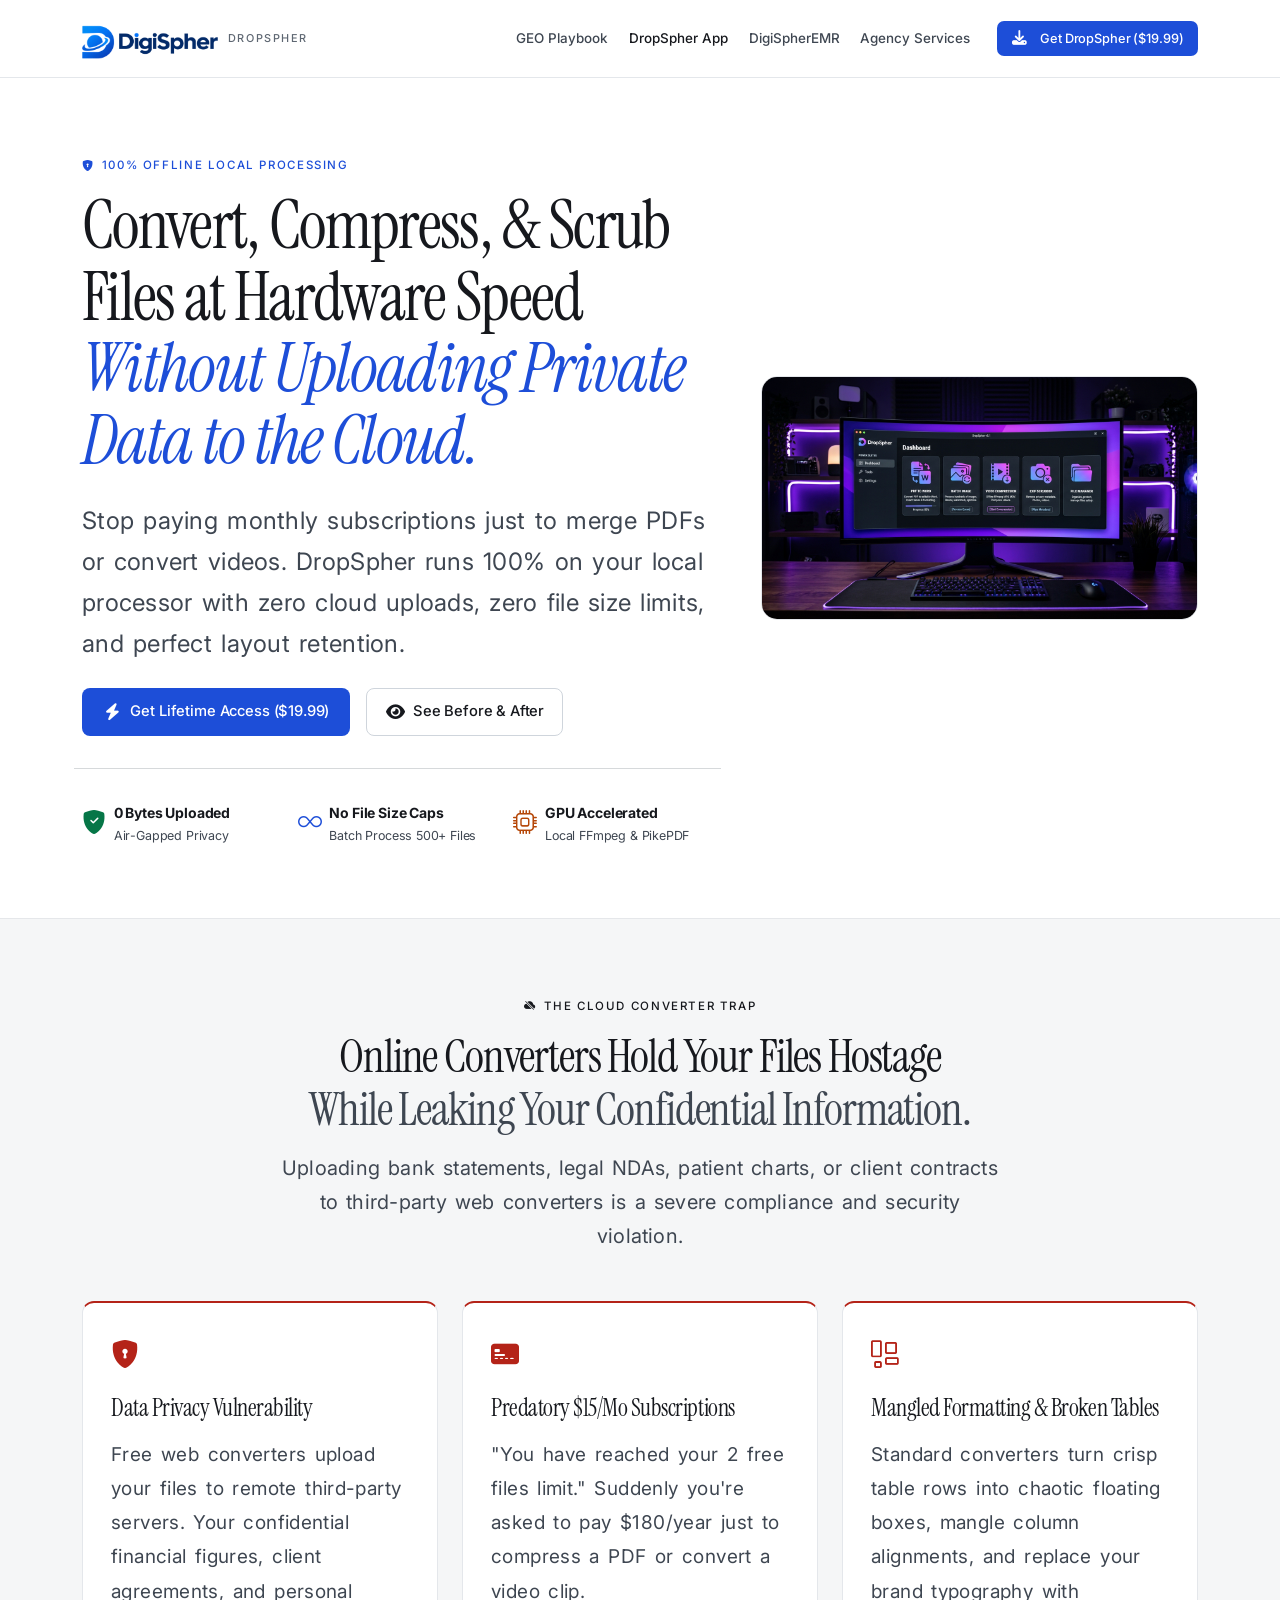
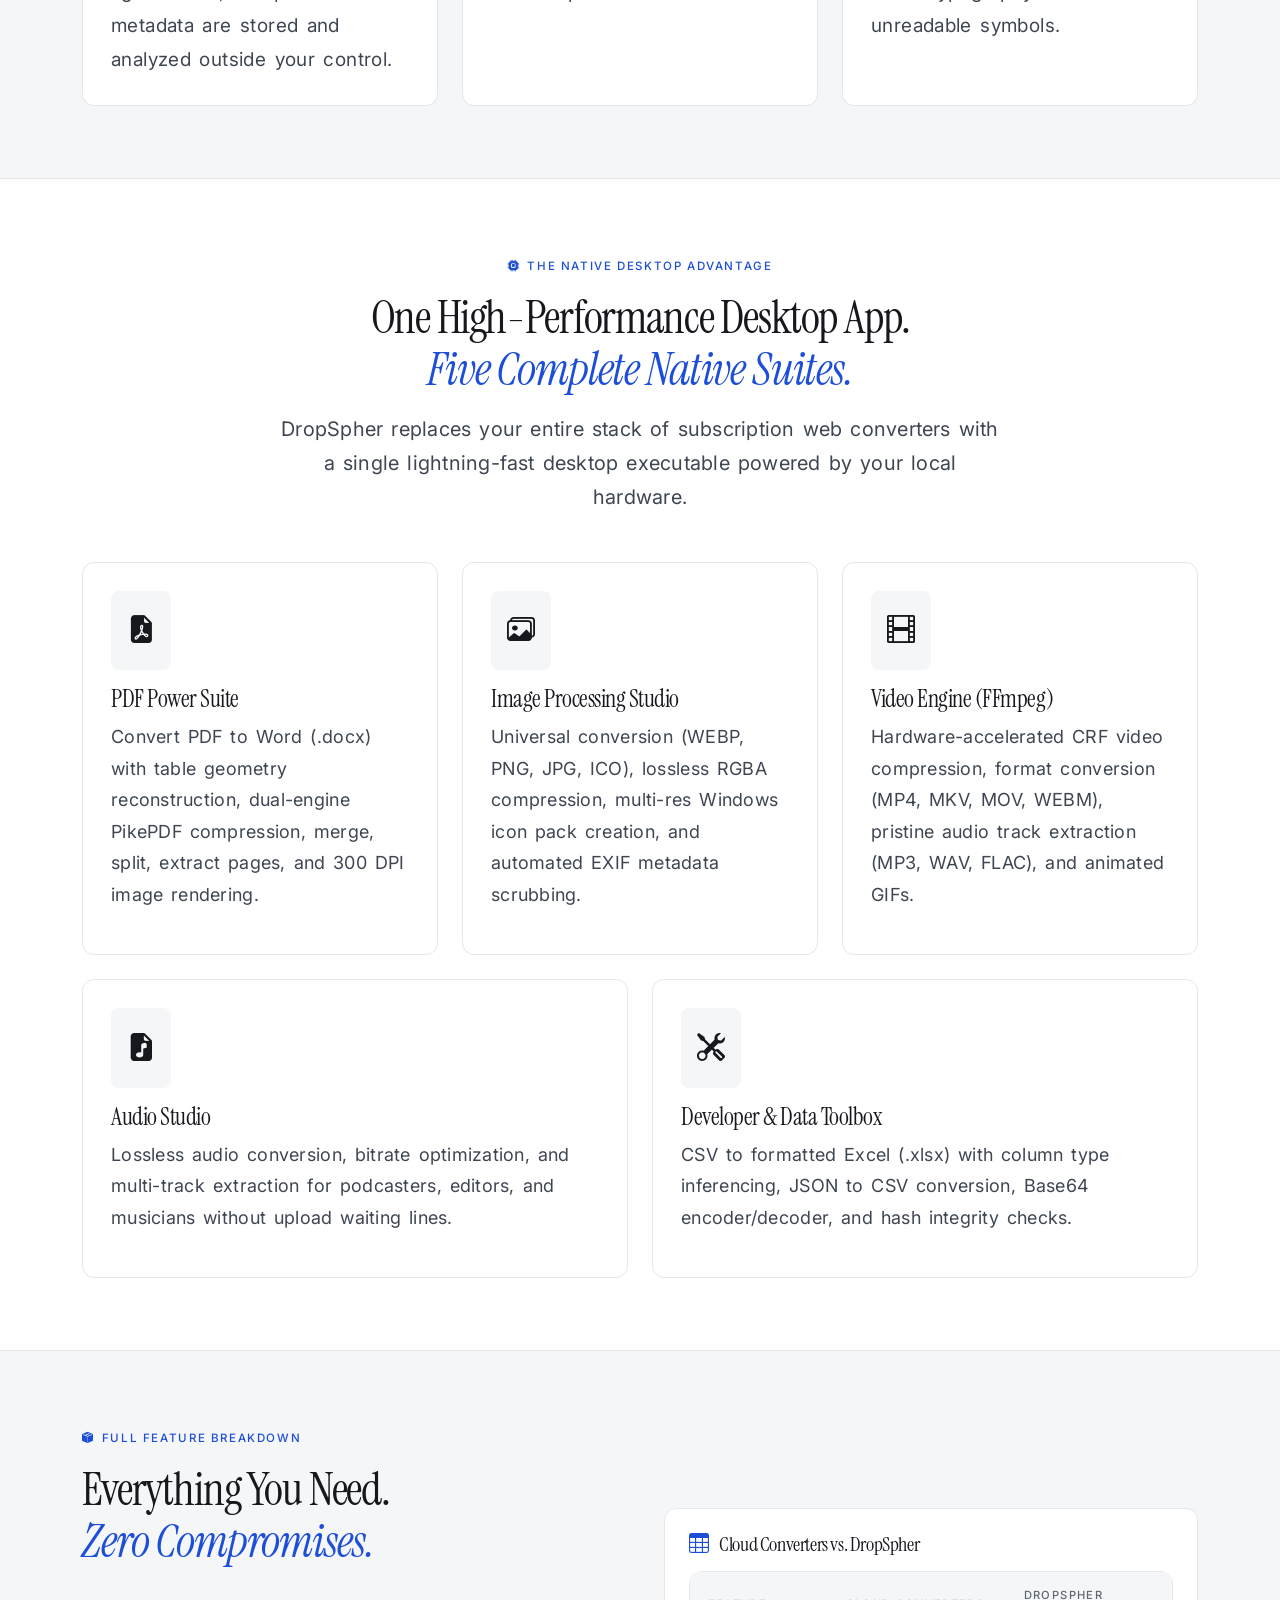
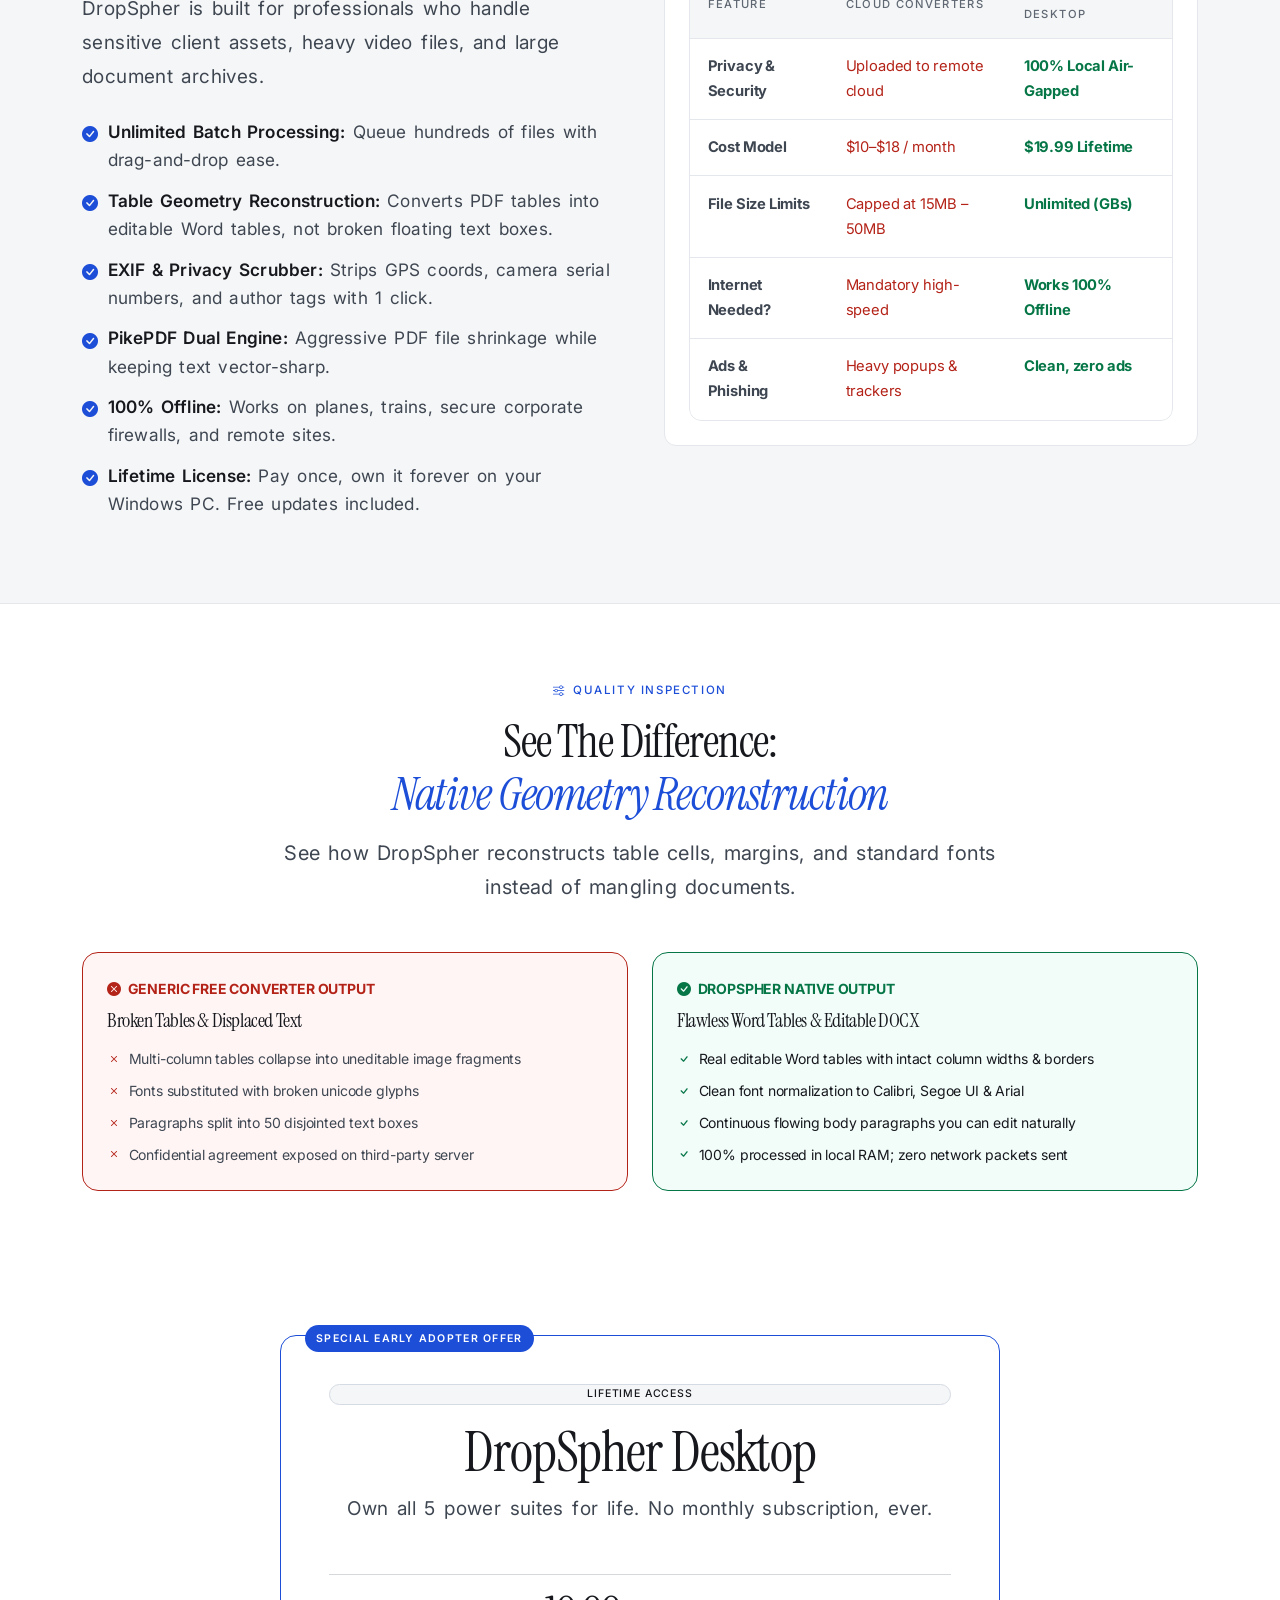
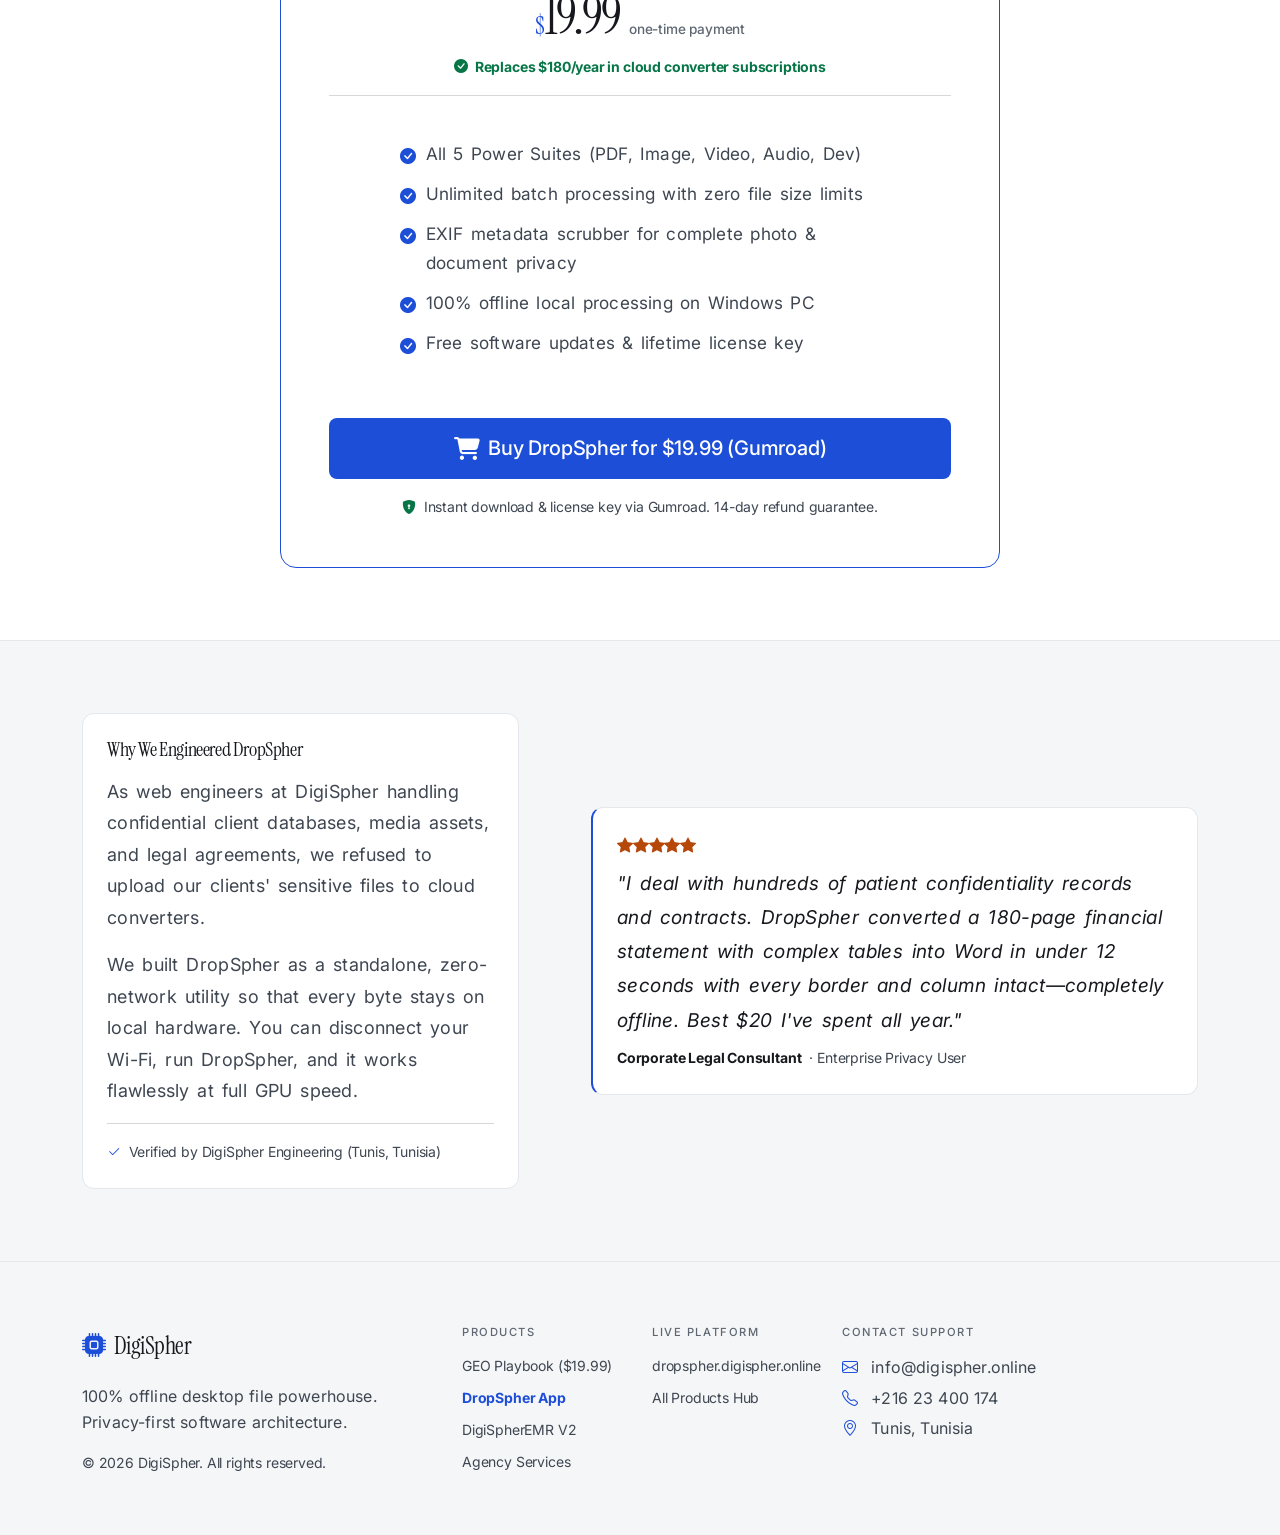
<file: dropspher.html>
<!DOCTYPE html>
<html lang="en">
<head>
  <meta charset="UTF-8">
  <meta name="viewport" content="width=device-width, initial-scale=1.0">
  <title>DropSpher — 100% Offline Desktop File Powerhouse | DigiSpher</title>
  <meta name="description" content="Your files never leave your computer. Unlimited PDF, image, video, audio, and developer tools with zero cloud uploads and zero subscriptions. $19.99 Lifetime.">

  <!-- Open Graph -->
  <meta property="og:title" content="DropSpher — 100% Offline Desktop File Powerhouse">
  <meta property="og:description" content="Convert, compress, and scrub confidential files locally at hardware speed. No subscriptions.">
  <meta property="og:image" content="assets/images/dropspher.jpg">
  <meta property="og:type" content="website">

  <!-- Google Fonts -->
  <link rel="preconnect" href="https://fonts.googleapis.com">
  <link rel="preconnect" href="https://fonts.gstatic.com" crossorigin>
  <link href="https://fonts.googleapis.com/css2?family=Instrument+Serif:ital@0;1&family=Inter:wght@400;500;600&display=swap" rel="stylesheet">

  <!-- Bootstrap 5.3.3 CSS -->
  <link href="https://cdn.jsdelivr.net/npm/bootstrap@5.3.3/dist/css/bootstrap.min.css" rel="stylesheet">
  <!-- Bootstrap Icons -->
  <link rel="stylesheet" href="https://cdn.jsdelivr.net/npm/bootstrap-icons@1.11.3/font/bootstrap-icons.min.css">
  <link rel="stylesheet" href="https://cdnjs.cloudflare.com/ajax/libs/font-awesome/6.7.2/css/all.min.css">
  <!-- Custom Styles -->
  <link rel="stylesheet" href="assets/css/styles.css">
</head>
<body>

  <!-- Navigation -->
  <nav class="navbar navbar-expand-lg navbar-custom sticky-top">
    <div class="container">
      <a class="navbar-brand" href="index.html">
        <img src="assets/images/digispher-logo.png" alt="DigiSpher" class="brand-logo" height="40">
        <span class="brand-badge bg-primary">DropSpher</span>
      </a>
      <button class="navbar-toggler text-white border-0" type="button" data-bs-toggle="collapse" data-bs-target="#navMenu">
        <i class="bi bi-list fs-2"></i>
      </button>
      <div class="collapse navbar-collapse" id="navMenu">
        <ul class="navbar-nav ms-auto align-items-lg-center">
          <li class="nav-item"><a class="nav-link" href="geo-playbook.html">GEO Playbook</a></li>
          <li class="nav-item"><a class="nav-link text-white fw-bold active" href="dropspher.html">DropSpher App</a></li>
          <li class="nav-item"><a class="nav-link" href="ds-emr.html">DigiSpherEMR</a></li>
          <li class="nav-item"><a class="nav-link" href="agency-services.html">Agency Services</a></li>
          <li class="nav-item ms-lg-3">
            <a href="#pricing" class="btn btn-sm btn-ds-primary">
              <i class="fa-solid fa-download me-1"></i> Get DropSpher ($19.99)
            </a>
          </li>
        </ul>
      </div>
    </div>
  </nav>

  <!-- =========================================================================
       1. HEADLINE: Describe the Result, Not Just the Toolkit Name
       ========================================================================= -->
  <header class="hero-section py-5 my-lg-4 position-relative">
    <div class="container position-relative" style="z-index: 2;">
      <div class="row align-items-center g-5">
        <div class="col-lg-7">
          <div class="d-inline-flex mb-3">
            <span class="badge-pill-soft badge-purple-soft">
              <i class="bi bi-shield-lock-fill"></i> 100% Offline Local Processing
            </span>
          </div>
          <h1 class="hero-headline mb-4">
            Convert, Compress, & Scrub Files at Hardware Speed <br>
            <span class="gradient-purple">Without Uploading Private Data to the Cloud.</span>
          </h1>
          <p class="lead text-light mb-4" style="font-size: 1.25rem; font-weight: 500;">
            Stop paying monthly subscriptions just to merge PDFs or convert videos. DropSpher runs 100% on your local processor with zero cloud uploads, zero file size limits, and perfect layout retention.
          </p>
          <div class="d-flex flex-wrap gap-3 mb-5">
            <a href="#pricing" class="btn-ds-primary">
              <i class="fa-solid fa-bolt"></i> Get Lifetime Access ($19.99)
            </a>
            <a href="#preview" class="btn-ds-outline">
              <i class="fa-solid fa-eye"></i> See Before & After
            </a>
          </div>

          <div class="row g-3 pt-3 border-top border-secondary border-opacity-25">
            <div class="col-sm-4 col-6">
              <div class="d-flex align-items-center gap-2">
                <i class="bi bi-shield-fill-check text-success fs-4"></i>
                <div>
                  <div class="fw-bold text-white small">0 Bytes Uploaded</div>
                  <div class="text-secondary" style="font-size: 0.78rem;">Air-Gapped Privacy</div>
                </div>
              </div>
            </div>
            <div class="col-sm-4 col-6">
              <div class="d-flex align-items-center gap-2">
                <i class="bi bi-infinity text-info fs-4"></i>
                <div>
                  <div class="fw-bold text-white small">No File Size Caps</div>
                  <div class="text-secondary" style="font-size: 0.78rem;">Batch Process 500+ Files</div>
                </div>
              </div>
            </div>
            <div class="col-sm-4 col-12">
              <div class="d-flex align-items-center gap-2">
                <i class="bi bi-cpu text-warning fs-4"></i>
                <div>
                  <div class="fw-bold text-white small">GPU Accelerated</div>
                  <div class="text-secondary" style="font-size: 0.78rem;">Local FFmpeg & PikePDF</div>
                </div>
              </div>
            </div>
          </div>
        </div>

        <div class="col-lg-5">
          <div class="hero-visual-frame">
            <img src="assets/images/dropspher.jpg" alt="DropSpher Desktop App UI Mockup" class="img-fluid">
          </div>
        </div>
      </div>
    </div>
  </header>

  <!-- =========================================================================
       2. PROBLEM: Show You Understand the Buyer's Struggle
       ========================================================================= -->
  <section class="py-5 bg-black bg-opacity-40 border-top border-bottom border-secondary border-opacity-10">
    <div class="container py-lg-4">
      <div class="text-center max-w-700 mx-auto mb-5">
        <span class="badge-pill-soft text-danger border-danger border-opacity-25 bg-danger bg-opacity-10 mb-3">
          <i class="bi bi-cloud-slash-fill"></i> The Cloud Converter Trap
        </span>
        <h2 class="section-headline">
          Online Converters Hold Your Files Hostage <br>
          <span class="text-secondary">While Leaking Your Confidential Information.</span>
        </h2>
        <p class="text-muted mt-3 fs-5">
          Uploading bank statements, legal NDAs, patient charts, or client contracts to third-party web converters is a severe compliance and security violation.
        </p>
      </div>

      <div class="row g-4">
        <div class="col-md-4">
          <div class="ds-card ds-card-problem h-100">
            <div class="text-danger mb-3 fs-3"><i class="bi bi-shield-lock-fill"></i></div>
            <h3 class="h4 text-white fw-bold mb-3">Data Privacy Vulnerability</h3>
            <p class="text-muted mb-0">
              Free web converters upload your files to remote third-party servers. Your confidential financial figures, client agreements, and personal metadata are stored and analyzed outside your control.
            </p>
          </div>
        </div>
        <div class="col-md-4">
          <div class="ds-card ds-card-problem h-100">
            <div class="text-danger mb-3 fs-3"><i class="bi bi-credit-card-2-front-fill"></i></div>
            <h3 class="h4 text-white fw-bold mb-3">Predatory $15/Mo Subscriptions</h3>
            <p class="text-muted mb-0">
              "You have reached your 2 free files limit." Suddenly you're asked to pay $180/year just to compress a PDF or convert a video clip.
            </p>
          </div>
        </div>
        <div class="col-md-4">
          <div class="ds-card ds-card-problem h-100">
            <div class="text-danger mb-3 fs-3"><i class="bi bi-layout-wtf"></i></div>
            <h3 class="h4 text-white fw-bold mb-3">Mangled Formatting & Broken Tables</h3>
            <p class="text-muted mb-0">
              Standard converters turn crisp table rows into chaotic floating boxes, mangle column alignments, and replace your brand typography with unreadable symbols.
            </p>
          </div>
        </div>
      </div>
    </div>
  </section>

  <!-- =========================================================================
       3. SOLUTION: Explain How Your Toolkit Helps
       ========================================================================= -->
  <section class="py-5" id="solution">
    <div class="container py-lg-4">
      <div class="text-center max-w-700 mx-auto mb-5">
        <span class="badge-pill-soft badge-purple-soft mb-3">
          <i class="bi bi-cpu-fill"></i> The Native Desktop Advantage
        </span>
        <h2 class="section-headline">
          One High-Performance Desktop App. <br>
          <span class="gradient-purple">Five Complete Native Suites.</span>
        </h2>
        <p class="text-muted mt-3 fs-5">
          DropSpher replaces your entire stack of subscription web converters with a single lightning-fast desktop executable powered by your local hardware.
        </p>
      </div>

      <div class="row g-4">
        <div class="col-lg-4 col-md-6">
          <div class="ds-card h-100">
            <div class="p-3 rounded-3 bg-danger bg-opacity-10 text-danger fs-3 mb-3 d-inline-block">
              <i class="bi bi-file-earmark-pdf-fill"></i>
            </div>
            <h3 class="h4 text-white fw-bold mb-2">PDF Power Suite</h3>
            <p class="text-muted small">
              Convert PDF to Word (.docx) with table geometry reconstruction, dual-engine PikePDF compression, merge, split, extract pages, and 300 DPI image rendering.
            </p>
          </div>
        </div>

        <div class="col-lg-4 col-md-6">
          <div class="ds-card h-100">
            <div class="p-3 rounded-3 bg-info bg-opacity-10 text-info fs-3 mb-3 d-inline-block">
              <i class="bi bi-images"></i>
            </div>
            <h3 class="h4 text-white fw-bold mb-2">Image Processing Studio</h3>
            <p class="text-muted small">
              Universal conversion (WEBP, PNG, JPG, ICO), lossless RGBA compression, multi-res Windows icon pack creation, and automated EXIF metadata scrubbing.
            </p>
          </div>
        </div>

        <div class="col-lg-4 col-md-6">
          <div class="ds-card h-100">
            <div class="p-3 rounded-3 bg-warning bg-opacity-10 text-warning fs-3 mb-3 d-inline-block">
              <i class="bi bi-film"></i>
            </div>
            <h3 class="h4 text-white fw-bold mb-2">Video Engine (FFmpeg)</h3>
            <p class="text-muted small">
              Hardware-accelerated CRF video compression, format conversion (MP4, MKV, MOV, WEBM), pristine audio track extraction (MP3, WAV, FLAC), and animated GIFs.
            </p>
          </div>
        </div>

        <div class="col-lg-6 col-md-6">
          <div class="ds-card h-100">
            <div class="p-3 rounded-3 bg-success bg-opacity-10 text-success fs-3 mb-3 d-inline-block">
              <i class="bi bi-file-earmark-music-fill"></i>
            </div>
            <h3 class="h4 text-white fw-bold mb-2">Audio Studio</h3>
            <p class="text-muted small">
              Lossless audio conversion, bitrate optimization, and multi-track extraction for podcasters, editors, and musicians without upload waiting lines.
            </p>
          </div>
        </div>

        <div class="col-lg-6 col-md-6">
          <div class="ds-card h-100">
            <div class="p-3 rounded-3 bg-primary bg-opacity-10 text-primary fs-3 mb-3 d-inline-block">
              <i class="bi bi-tools"></i>
            </div>
            <h3 class="h4 text-white fw-bold mb-2">Developer & Data Toolbox</h3>
            <p class="text-muted small">
              CSV to formatted Excel (.xlsx) with column type inferencing, JSON to CSV conversion, Base64 encoder/decoder, and hash integrity checks.
            </p>
          </div>
        </div>
      </div>
    </div>
  </section>

  <!-- =========================================================================
       4. WHAT'S INCLUDED: Show Actual Features & Capabilities
       ========================================================================= -->
  <section class="py-5 bg-black bg-opacity-50 border-top border-bottom border-secondary border-opacity-10">
    <div class="container py-lg-4">
      <div class="row align-items-center g-5">
        <div class="col-lg-6">
          <span class="badge-pill-soft mb-3">
            <i class="bi bi-box-seam-fill"></i> Full Feature Breakdown
          </span>
          <h2 class="section-headline mb-4">
            Everything You Need. <br>
            <span class="gradient-text">Zero Compromises.</span>
          </h2>
          <p class="text-muted mb-4">
            DropSpher is built for professionals who handle sensitive client assets, heavy video files, and large document archives.
          </p>

          <ul class="feature-list emerald mb-0">
            <li><i class="bi bi-check-circle-fill"></i> <strong>Unlimited Batch Processing:</strong> Queue hundreds of files with drag-and-drop ease.</li>
            <li><i class="bi bi-check-circle-fill"></i> <strong>Table Geometry Reconstruction:</strong> Converts PDF tables into editable Word tables, not broken floating text boxes.</li>
            <li><i class="bi bi-check-circle-fill"></i> <strong>EXIF & Privacy Scrubber:</strong> Strips GPS coords, camera serial numbers, and author tags with 1 click.</li>
            <li><i class="bi bi-check-circle-fill"></i> <strong>PikePDF Dual Engine:</strong> Aggressive PDF file shrinkage while keeping text vector-sharp.</li>
            <li><i class="bi bi-check-circle-fill"></i> <strong>100% Offline:</strong> Works on planes, trains, secure corporate firewalls, and remote sites.</li>
            <li><i class="bi bi-check-circle-fill"></i> <strong>Lifetime License:</strong> Pay once, own it forever on your Windows PC. Free updates included.</li>
          </ul>
        </div>

        <div class="col-lg-6">
          <div class="ds-card p-4">
            <h4 class="h5 text-white fw-bold mb-3">
              <i class="bi bi-table text-info me-2"></i> Cloud Converters vs. DropSpher
            </h4>
            <div class="table-responsive">
              <table class="table-ds">
                <thead>
                  <tr>
                    <th>Feature</th>
                    <th>Cloud Converters</th>
                    <th>DropSpher Desktop</th>
                  </tr>
                </thead>
                <tbody>
                  <tr>
                    <td><strong>Privacy & Security</strong></td>
                    <td class="text-danger">Uploaded to remote cloud</td>
                    <td class="text-success fw-bold">100% Local Air-Gapped</td>
                  </tr>
                  <tr>
                    <td><strong>Cost Model</strong></td>
                    <td class="text-danger">$10–$18 / month</td>
                    <td class="text-success fw-bold">$19.99 Lifetime</td>
                  </tr>
                  <tr>
                    <td><strong>File Size Limits</strong></td>
                    <td class="text-danger">Capped at 15MB – 50MB</td>
                    <td class="text-success fw-bold">Unlimited (GBs)</td>
                  </tr>
                  <tr>
                    <td><strong>Internet Needed?</strong></td>
                    <td class="text-danger">Mandatory high-speed</td>
                    <td class="text-success fw-bold">Works 100% Offline</td>
                  </tr>
                  <tr>
                    <td><strong>Ads & Phishing</strong></td>
                    <td class="text-danger">Heavy popups & trackers</td>
                    <td class="text-success fw-bold">Clean, zero ads</td>
                  </tr>
                </tbody>
              </table>
            </div>
          </div>
        </div>
      </div>
    </div>
  </section>

  <!-- =========================================================================
       5. PREVIEW: Interactive Demonstration
       ========================================================================= -->
  <section class="py-5" id="preview">
    <div class="container py-lg-4">
      <div class="text-center max-w-700 mx-auto mb-5">
        <span class="badge-pill-soft badge-emerald-soft mb-3">
          <i class="bi bi-sliders"></i> Quality Inspection
        </span>
        <h2 class="section-headline">
          See The Difference: <br>
          <span class="gradient-emerald">Native Geometry Reconstruction</span>
        </h2>
        <p class="text-muted mt-3 fs-5">
          See how DropSpher reconstructs table cells, margins, and standard fonts instead of mangling documents.
        </p>
      </div>

      <div class="row g-4">
        <div class="col-md-6">
          <div class="p-4 rounded-4 border border-danger border-opacity-30" style="background: rgba(239, 68, 68, 0.05);">
            <div class="text-danger fw-bold small text-uppercase mb-2">
              <i class="bi bi-x-circle-fill me-1"></i> Generic Free Converter Output
            </div>
            <h4 class="h5 text-white fw-bold mb-3">Broken Tables & Displaced Text</h4>
            <ul class="text-secondary small list-unstyled d-flex flex-column gap-2 mb-0">
              <li><i class="bi bi-x text-danger me-1"></i> Multi-column tables collapse into uneditable image fragments</li>
              <li><i class="bi bi-x text-danger me-1"></i> Fonts substituted with broken unicode glyphs</li>
              <li><i class="bi bi-x text-danger me-1"></i> Paragraphs split into 50 disjointed text boxes</li>
              <li><i class="bi bi-x text-danger me-1"></i> Confidential agreement exposed on third-party server</li>
            </ul>
          </div>
        </div>

        <div class="col-md-6">
          <div class="p-4 rounded-4 border border-success border-opacity-30" style="background: rgba(16, 185, 129, 0.05);">
            <div class="text-success fw-bold small text-uppercase mb-2">
              <i class="bi bi-check-circle-fill me-1"></i> DropSpher Native Output
            </div>
            <h4 class="h5 text-white fw-bold mb-3">Flawless Word Tables & Editable DOCX</h4>
            <ul class="text-light small list-unstyled d-flex flex-column gap-2 mb-0">
              <li><i class="bi bi-check text-success me-1"></i> Real editable Word tables with intact column widths & borders</li>
              <li><i class="bi bi-check text-success me-1"></i> Clean font normalization to Calibri, Segoe UI & Arial</li>
              <li><i class="bi bi-check text-success me-1"></i> Continuous flowing body paragraphs you can edit naturally</li>
              <li><i class="bi bi-check text-success me-1"></i> 100% processed in local RAM; zero network packets sent</li>
            </ul>
          </div>
        </div>
      </div>
    </div>
  </section>

  <!-- =========================================================================
       6. PRICE AND CTA: One Clear Button Leading to Gumroad
       ========================================================================= -->
  <section class="py-5" id="pricing">
    <div class="container py-lg-4">
      <div class="max-w-700 mx-auto text-center">
        <div class="pricing-card featured p-5">
          <div class="pricing-badge-popular">SPECIAL EARLY ADOPTER OFFER</div>
          <span class="badge bg-secondary text-white fw-bold px-3 py-1 rounded-pill mb-3">LIFETIME ACCESS</span>
          <h2 class="display-4 text-white fw-bold mb-2">DropSpher Desktop</h2>
          <p class="text-muted mb-4">Own all 5 power suites for life. No monthly subscription, ever.</p>

          <div class="my-4 py-3 border-top border-bottom border-secondary border-opacity-25">
            <div class="d-flex justify-content-center align-items-baseline">
              <span class="price-currency">$</span>
              <span class="price-val">19.99</span>
              <span class="price-period ms-2">one-time payment</span>
            </div>
            <div class="text-success small fw-bold mt-2">
              <i class="bi bi-check-circle-fill me-1"></i> Replaces $180/year in cloud converter subscriptions
            </div>
          </div>

          <ul class="feature-list emerald mx-auto text-start mb-5" style="max-width: 480px;">
            <li><i class="bi bi-check-circle-fill"></i> All 5 Power Suites (PDF, Image, Video, Audio, Dev)</li>
            <li><i class="bi bi-check-circle-fill"></i> Unlimited batch processing with zero file size limits</li>
            <li><i class="bi bi-check-circle-fill"></i> EXIF metadata scrubber for complete photo & document privacy</li>
            <li><i class="bi bi-check-circle-fill"></i> 100% offline local processing on Windows PC</li>
            <li><i class="bi bi-check-circle-fill"></i> Free software updates & lifetime license key</li>
          </ul>

          <a href="https://digispher.gumroad.com/l/dropspher" target="_blank" rel="noopener noreferrer" class="btn-ds-gumroad py-3 fs-5">
            <i class="fa-solid fa-cart-shopping"></i> Buy DropSpher for $19.99 (Gumroad)
          </a>
          <div class="text-secondary small mt-3">
            <i class="bi bi-shield-lock-fill text-success me-1"></i> Instant download & license key via Gumroad. 14-day refund guarantee.
          </div>
        </div>
      </div>
    </div>
  </section>

  <!-- =========================================================================
       7. TRUST: Development Story, Verification & Feedback
       ========================================================================= -->
  <section class="py-5 bg-black bg-opacity-40 border-top border-secondary border-opacity-10">
    <div class="container py-lg-4">
      <div class="row align-items-center g-5">
        <div class="col-lg-5">
          <div class="ds-card p-4">
            <h4 class="h5 text-white fw-bold mb-3">Why We Engineered DropSpher</h4>
            <p class="text-secondary small mb-3">
              As web engineers at DigiSpher handling confidential client databases, media assets, and legal agreements, we refused to upload our clients' sensitive files to cloud converters.
            </p>
            <p class="text-secondary small mb-3">
              We built DropSpher as a standalone, zero-network utility so that every byte stays on local hardware. You can disconnect your Wi-Fi, run DropSpher, and it works flawlessly at full GPU speed.
            </p>
            <div class="border-top border-secondary border-opacity-25 pt-3 small text-muted">
              <i class="bi bi-check2 text-info me-1"></i> Verified by DigiSpher Engineering (Tunis, Tunisia)
            </div>
          </div>
        </div>

        <div class="col-lg-7">
          <div class="ps-lg-4">
            <div class="p-4 rounded-4" style="background: var(--ds-bg-card); border-left: 4px solid var(--ds-primary);">
              <div class="d-flex text-warning mb-2">
                <i class="bi bi-star-fill"></i><i class="bi bi-star-fill"></i><i class="bi bi-star-fill"></i><i class="bi bi-star-fill"></i><i class="bi bi-star-fill"></i>
              </div>
              <p class="text-light mb-2 fst-italic">
                "I deal with hundreds of patient confidentiality records and contracts. DropSpher converted a 180-page financial statement with complex tables into Word in under 12 seconds with every border and column intact—completely offline. Best $20 I've spent all year."
              </p>
              <div class="d-flex align-items-center gap-2">
                <strong class="text-white small">Corporate Legal Consultant</strong>
                <span class="text-secondary small">· Enterprise Privacy User</span>
              </div>
            </div>
          </div>
        </div>
      </div>
    </div>
  </section>

  <!-- Footer -->
  <footer class="footer-ds">
    <div class="container">
      <div class="row g-4 mb-4">
        <div class="col-lg-4 col-md-6">
          <div class="d-flex align-items-center gap-2 mb-3">
            <i class="bi bi-cpu-fill text-info fs-4"></i>
            <span class="h4 text-white mb-0 fw-bold">DigiSpher</span>
          </div>
          <p class="small text-secondary mb-3">
            100% offline desktop file powerhouse. Privacy-first software architecture.
          </p>
          <div class="text-secondary small">
            © 2026 DigiSpher. All rights reserved.
          </div>
        </div>

        <div class="col-lg-2 col-6">
          <h5 class="text-white small fw-bold text-uppercase mb-3">Products</h5>
          <ul class="list-unstyled small d-flex flex-column gap-2 mb-0">
            <li><a href="geo-playbook.html">GEO Playbook ($19.99)</a></li>
            <li><a href="dropspher.html" class="text-info fw-bold">DropSpher App</a></li>
            <li><a href="ds-emr.html">DigiSpherEMR V2</a></li>
            <li><a href="agency-services.html">Agency Services</a></li>
          </ul>
        </div>

        <div class="col-lg-2 col-6">
          <h5 class="text-white small fw-bold text-uppercase mb-3">Live Platform</h5>
          <ul class="list-unstyled small d-flex flex-column gap-2 mb-0">
            <li><a href="https://dropspher.digispher.online" target="_blank">dropspher.digispher.online</a></li>
            <li><a href="index.html">All Products Hub</a></li>
          </ul>
        </div>

        <div class="col-lg-4 col-md-6">
          <h5 class="text-white small fw-bold text-uppercase mb-3">Contact Support</h5>
          <p class="small text-secondary mb-1">
            <i class="bi bi-envelope text-info me-2"></i> info@digispher.online
          </p>
          <p class="small text-secondary mb-1">
            <i class="bi bi-telephone text-info me-2"></i> +216 23 400 174
          </p>
          <p class="small text-secondary mb-3">
            <i class="bi bi-geo-alt text-info me-2"></i> Tunis, Tunisia
          </p>
        </div>
      </div>
    </div>
  </footer>

  <!-- Bootstrap 5 JS Bundle -->
  <script src="https://cdn.jsdelivr.net/npm/bootstrap@5.3.3/dist/js/bootstrap.bundle.min.js"></script>
</body>
</html>
</file>
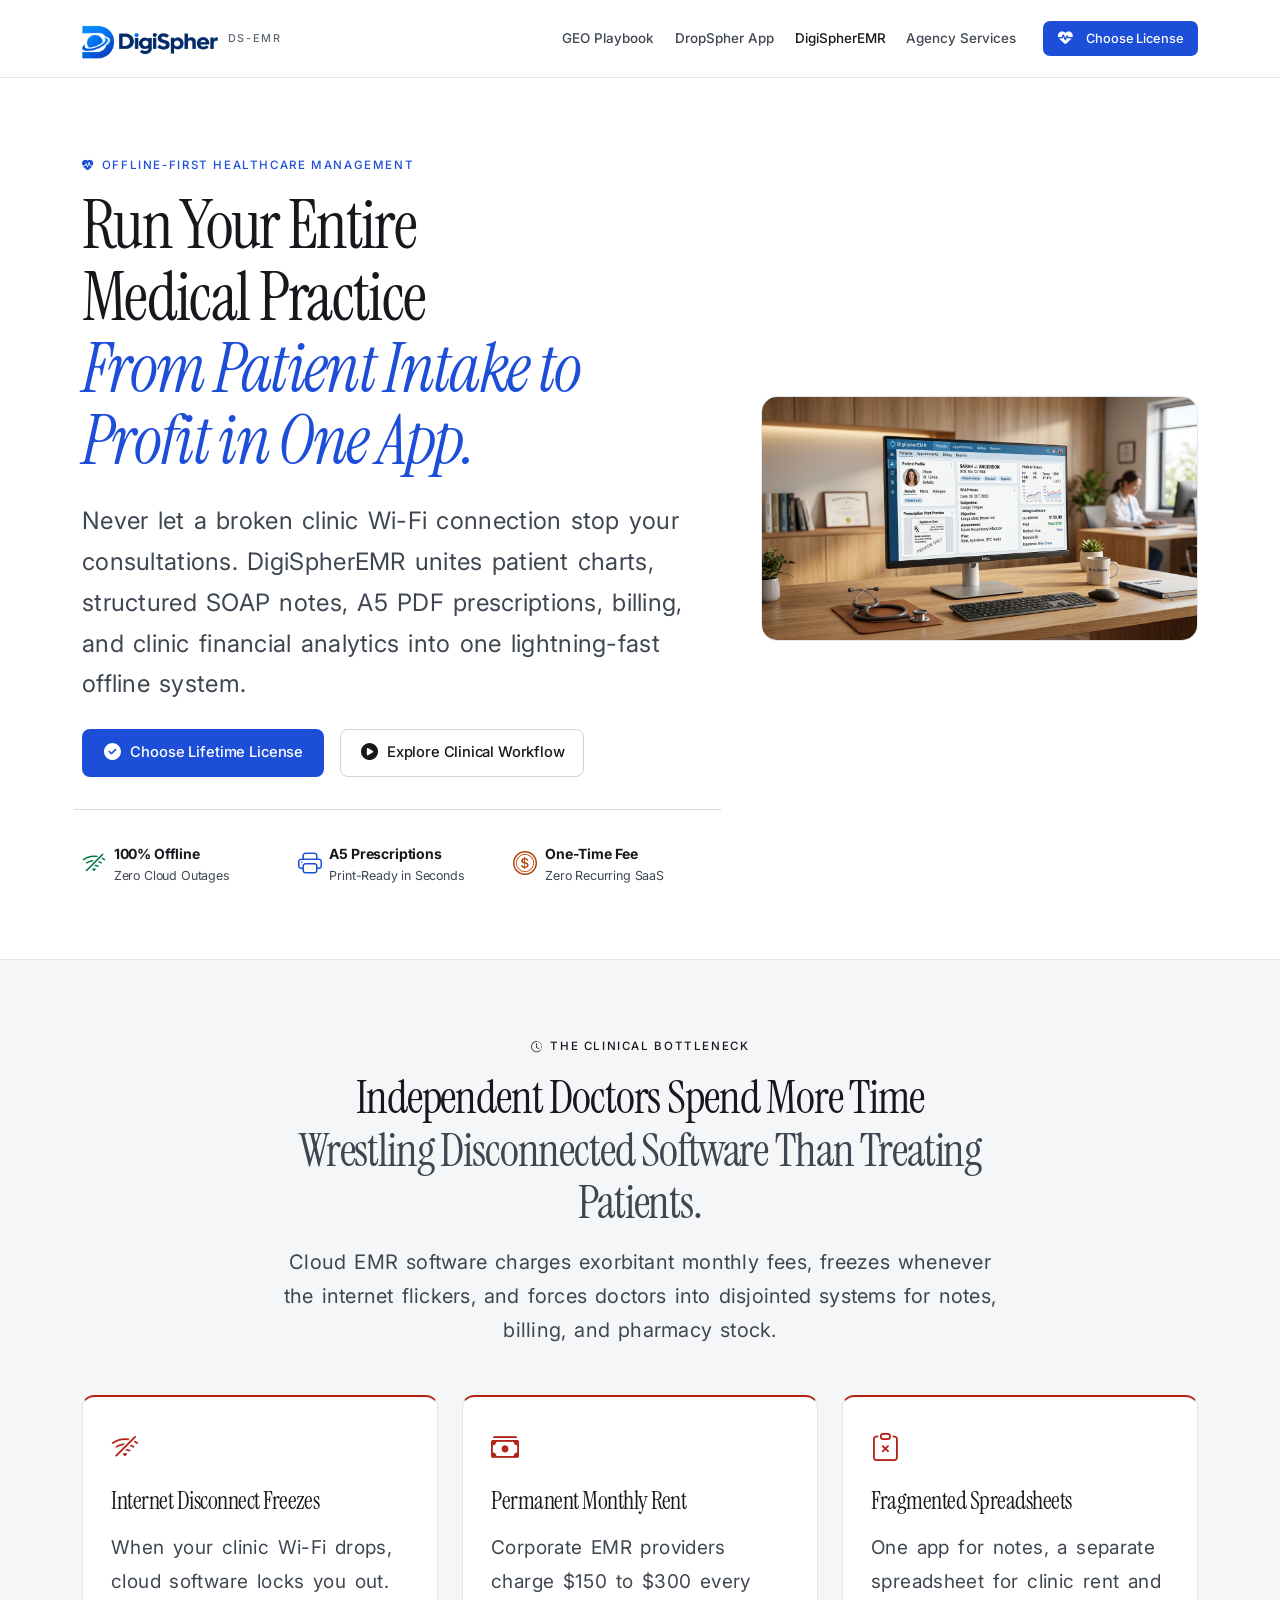
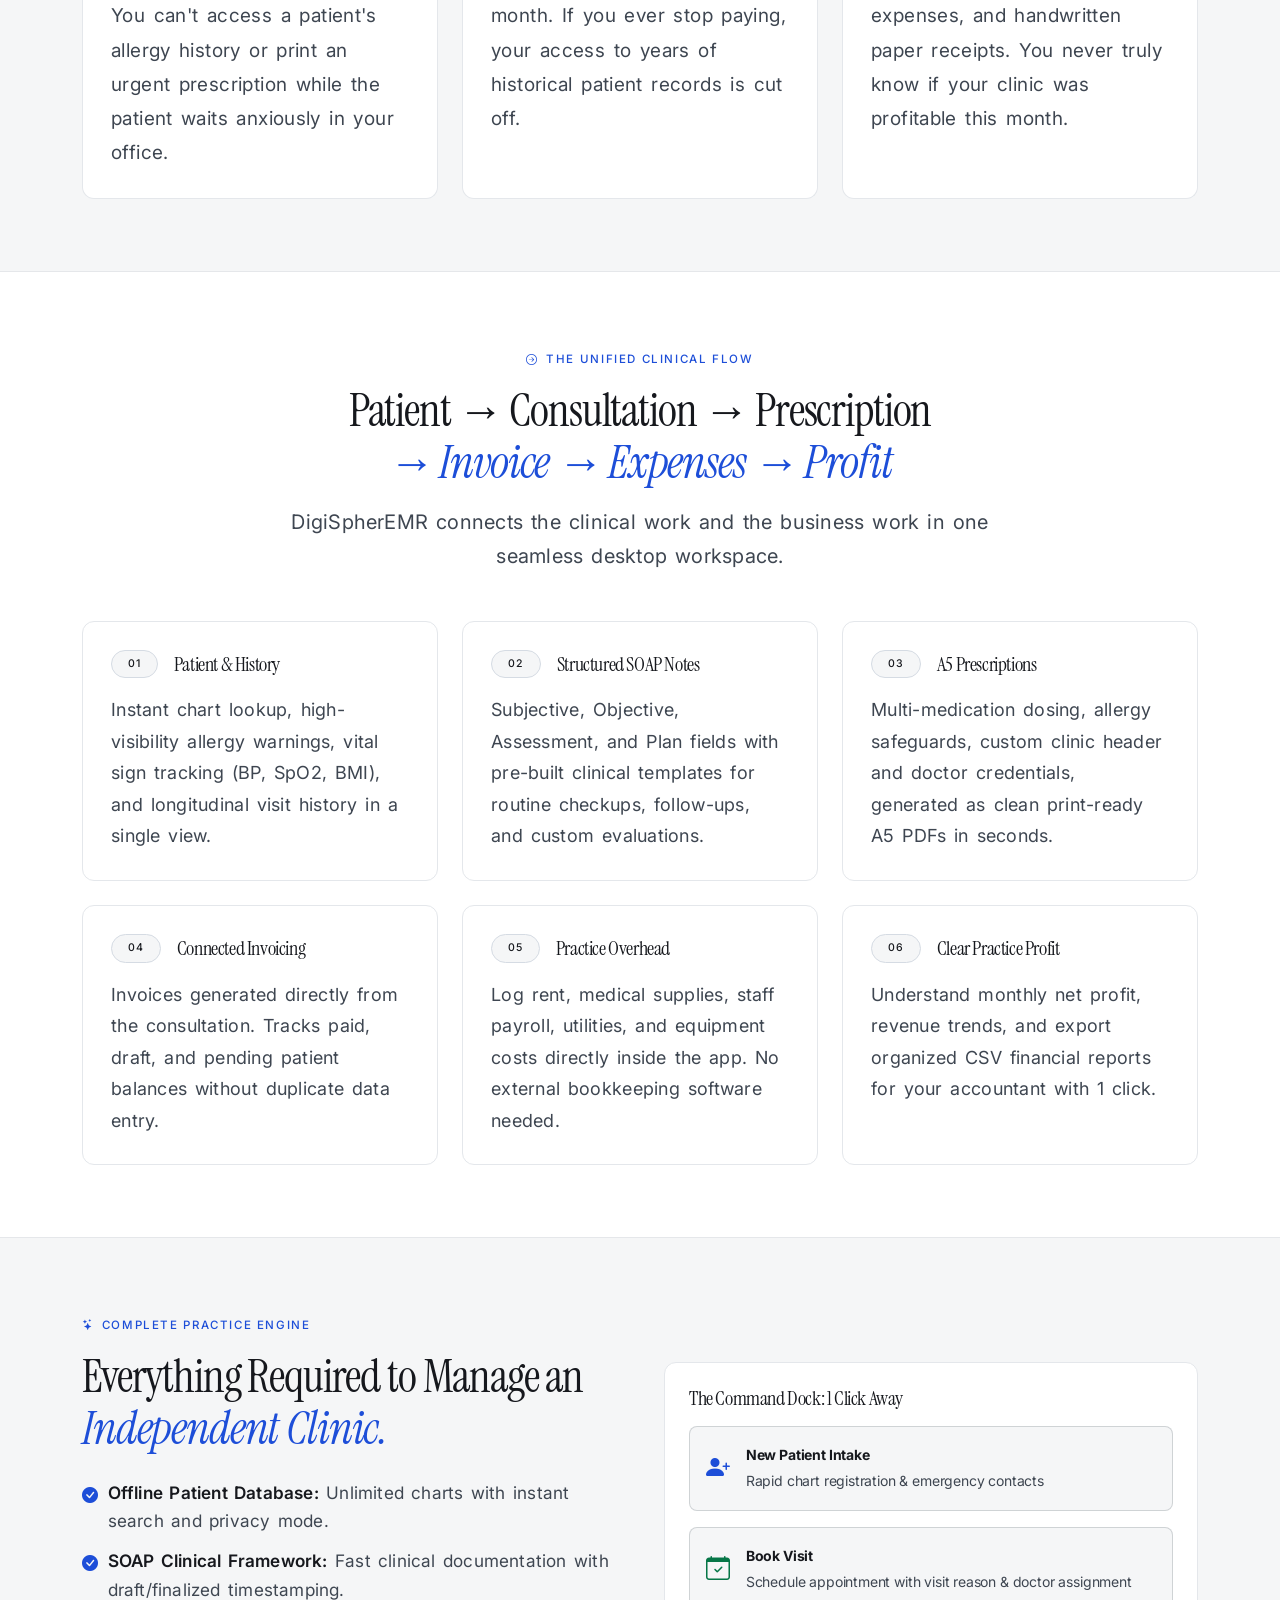
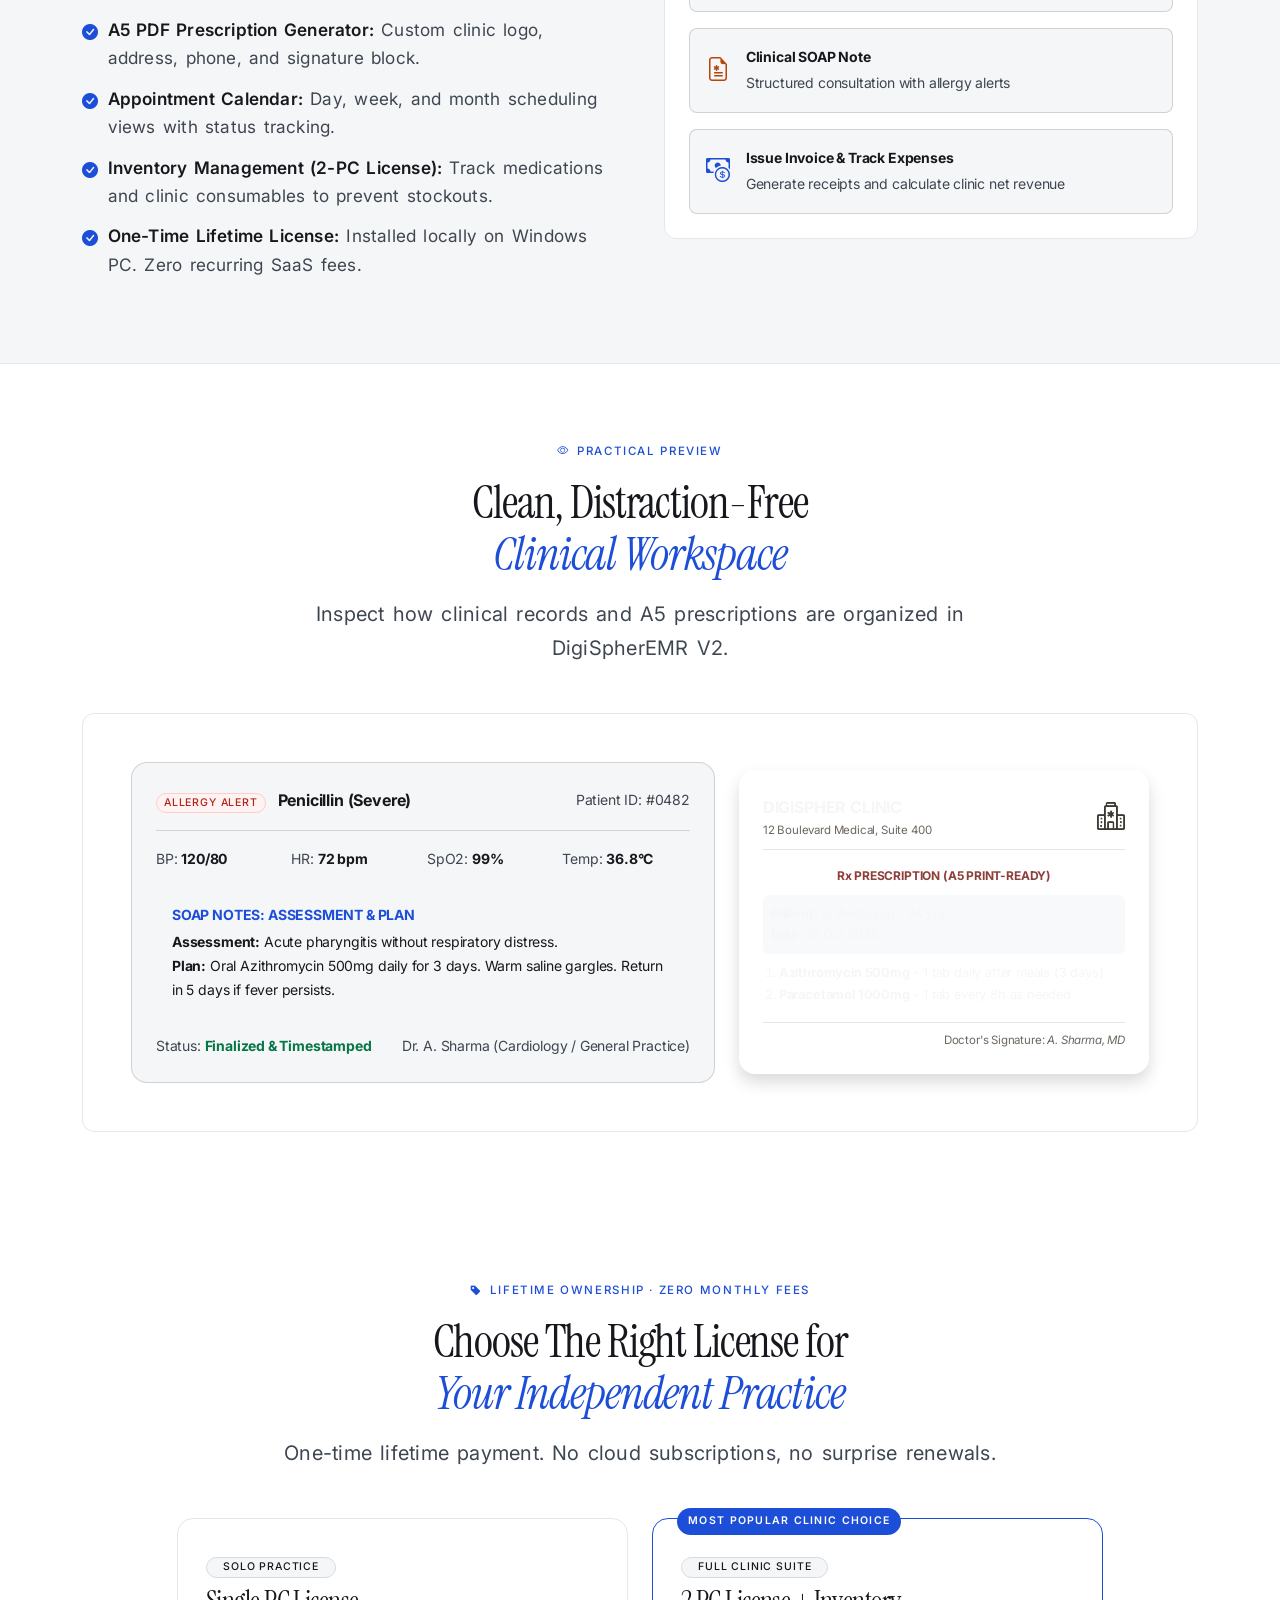
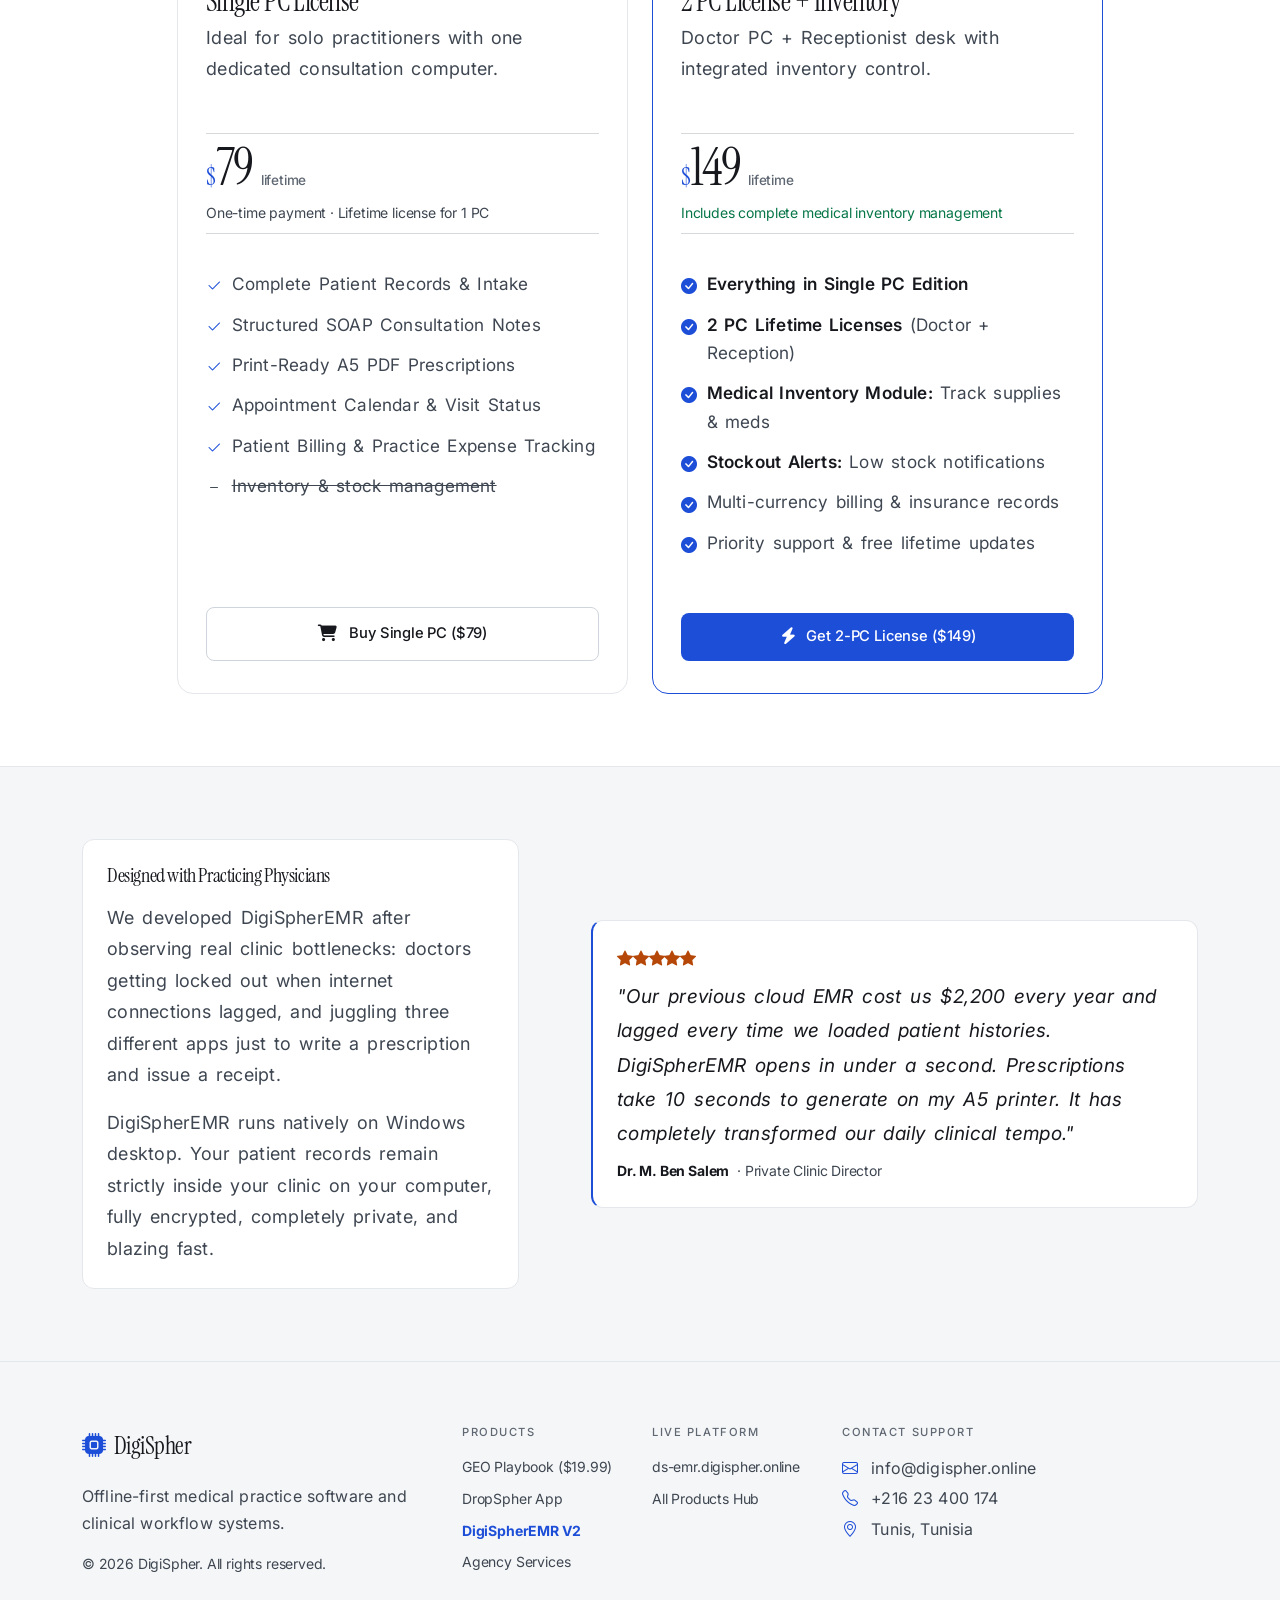
<file: ds-emr.html>
<!DOCTYPE html>
<html lang="en">
<head>
  <meta charset="UTF-8">
  <meta name="viewport" content="width=device-width, initial-scale=1.0">
  <title>DigiSpherEMR V2 | Offline-First Medical Practice Management | DigiSpher</title>
  <meta name="description" content="Patient records, structured SOAP notes, A5 prescriptions, appointments, billing, and profit in one offline-first application. No monthly fees.">

  <!-- Open Graph -->
  <meta property="og:title" content="DigiSpherEMR V2 — Offline-First Practice Management">
  <meta property="og:description" content="From patient to profit in one unified workflow. No cloud lag, no monthly subscription.">
  <meta property="og:image" content="assets/images/ds-emr.jpg">
  <meta property="og:type" content="website">

  <!-- Google Fonts -->
  <link rel="preconnect" href="https://fonts.googleapis.com">
  <link rel="preconnect" href="https://fonts.gstatic.com" crossorigin>
  <link href="https://fonts.googleapis.com/css2?family=Instrument+Serif:ital@0;1&family=Inter:wght@400;500;600&display=swap" rel="stylesheet">

  <!-- Bootstrap 5.3.3 CSS -->
  <link href="https://cdn.jsdelivr.net/npm/bootstrap@5.3.3/dist/css/bootstrap.min.css" rel="stylesheet">
  <!-- Bootstrap Icons -->
  <link rel="stylesheet" href="https://cdn.jsdelivr.net/npm/bootstrap-icons@1.11.3/font/bootstrap-icons.min.css">
  <link rel="stylesheet" href="https://cdnjs.cloudflare.com/ajax/libs/font-awesome/6.7.2/css/all.min.css">
  <!-- Custom Styles -->
  <link rel="stylesheet" href="assets/css/styles.css">
</head>
<body>

  <!-- Navigation -->
  <nav class="navbar navbar-expand-lg navbar-custom sticky-top">
    <div class="container">
      <a class="navbar-brand" href="index.html">
        <img src="assets/images/digispher-logo.png" alt="DigiSpher" class="brand-logo" height="40">
        <span class="brand-badge bg-success">DS-EMR</span>
      </a>
      <button class="navbar-toggler text-white border-0" type="button" data-bs-toggle="collapse" data-bs-target="#navMenu">
        <i class="bi bi-list fs-2"></i>
      </button>
      <div class="collapse navbar-collapse" id="navMenu">
        <ul class="navbar-nav ms-auto align-items-lg-center">
          <li class="nav-item"><a class="nav-link" href="geo-playbook.html">GEO Playbook</a></li>
          <li class="nav-item"><a class="nav-link" href="dropspher.html">DropSpher App</a></li>
          <li class="nav-item"><a class="nav-link text-white fw-bold active" href="ds-emr.html">DigiSpherEMR</a></li>
          <li class="nav-item"><a class="nav-link" href="agency-services.html">Agency Services</a></li>
          <li class="nav-item ms-lg-3">
            <a href="#pricing" class="btn btn-sm btn-ds-primary">
              <i class="fa-solid fa-heart-pulse me-1"></i> Choose License
            </a>
          </li>
        </ul>
      </div>
    </div>
  </nav>

  <!-- =========================================================================
       1. HEADLINE: Describe the Result, Not Just the Toolkit Name
       ========================================================================= -->
  <header class="hero-section py-5 my-lg-4 position-relative">
    <div class="container position-relative" style="z-index: 2;">
      <div class="row align-items-center g-5">
        <div class="col-lg-7">
          <div class="d-inline-flex mb-3">
            <span class="badge-pill-soft badge-emerald-soft">
              <i class="bi bi-heart-pulse-fill"></i> Offline-First Healthcare Management
            </span>
          </div>
          <h1 class="hero-headline mb-4">
            Run Your Entire Medical Practice <br>
            <span class="gradient-emerald">From Patient Intake to Profit in One App.</span>
          </h1>
          <p class="lead text-light mb-4" style="font-size: 1.25rem; font-weight: 500;">
            Never let a broken clinic Wi-Fi connection stop your consultations. DigiSpherEMR unites patient charts, structured SOAP notes, A5 PDF prescriptions, billing, and clinic financial analytics into one lightning-fast offline system.
          </p>
          <div class="d-flex flex-wrap gap-3 mb-5">
            <a href="#pricing" class="btn-ds-primary">
              <i class="fa-solid fa-circle-check"></i> Choose Lifetime License
            </a>
            <a href="#preview" class="btn-ds-outline">
              <i class="fa-solid fa-circle-play"></i> Explore Clinical Workflow
            </a>
          </div>

          <div class="row g-3 pt-3 border-top border-secondary border-opacity-25">
            <div class="col-sm-4 col-6">
              <div class="d-flex align-items-center gap-2">
                <i class="bi bi-wifi-off text-success fs-4"></i>
                <div>
                  <div class="fw-bold text-white small">100% Offline</div>
                  <div class="text-secondary" style="font-size: 0.78rem;">Zero Cloud Outages</div>
                </div>
              </div>
            </div>
            <div class="col-sm-4 col-6">
              <div class="d-flex align-items-center gap-2">
                <i class="bi bi-printer text-info fs-4"></i>
                <div>
                  <div class="fw-bold text-white small">A5 Prescriptions</div>
                  <div class="text-secondary" style="font-size: 0.78rem;">Print-Ready in Seconds</div>
                </div>
              </div>
            </div>
            <div class="col-sm-4 col-12">
              <div class="d-flex align-items-center gap-2">
                <i class="bi bi-coin text-warning fs-4"></i>
                <div>
                  <div class="fw-bold text-white small">One-Time Fee</div>
                  <div class="text-secondary" style="font-size: 0.78rem;">Zero Recurring SaaS</div>
                </div>
              </div>
            </div>
          </div>
        </div>

        <div class="col-lg-5">
          <div class="hero-visual-frame">
            <img src="assets/images/ds-emr.jpg" alt="DigiSpherEMR Medical Practice Software" class="img-fluid">
          </div>
        </div>
      </div>
    </div>
  </header>

  <!-- =========================================================================
       2. PROBLEM: Show You Understand the Doctor's Struggle
       ========================================================================= -->
  <section class="py-5 bg-black bg-opacity-40 border-top border-bottom border-secondary border-opacity-10">
    <div class="container py-lg-4">
      <div class="text-center max-w-700 mx-auto mb-5">
        <span class="badge-pill-soft text-danger border-danger border-opacity-25 bg-danger bg-opacity-10 mb-3">
          <i class="bi bi-clock-history"></i> The Clinical Bottleneck
        </span>
        <h2 class="section-headline">
          Independent Doctors Spend More Time <br>
          <span class="text-secondary">Wrestling Disconnected Software Than Treating Patients.</span>
        </h2>
        <p class="text-muted mt-3 fs-5">
          Cloud EMR software charges exorbitant monthly fees, freezes whenever the internet flickers, and forces doctors into disjointed systems for notes, billing, and pharmacy stock.
        </p>
      </div>

      <div class="row g-4">
        <div class="col-md-4">
          <div class="ds-card ds-card-problem h-100">
            <div class="text-danger mb-3 fs-3"><i class="bi bi-wifi-off"></i></div>
            <h3 class="h4 text-white fw-bold mb-3">Internet Disconnect Freezes</h3>
            <p class="text-muted mb-0">
              When your clinic Wi-Fi drops, cloud software locks you out. You can't access a patient's allergy history or print an urgent prescription while the patient waits anxiously in your office.
            </p>
          </div>
        </div>
        <div class="col-md-4">
          <div class="ds-card ds-card-problem h-100">
            <div class="text-danger mb-3 fs-3"><i class="bi bi-cash-stack"></i></div>
            <h3 class="h4 text-white fw-bold mb-3">Permanent Monthly Rent</h3>
            <p class="text-muted mb-0">
              Corporate EMR providers charge $150 to $300 every month. If you ever stop paying, your access to years of historical patient records is cut off.
            </p>
          </div>
        </div>
        <div class="col-md-4">
          <div class="ds-card ds-card-problem h-100">
            <div class="text-danger mb-3 fs-3"><i class="bi bi-clipboard-x"></i></div>
            <h3 class="h4 text-white fw-bold mb-3">Fragmented Spreadsheets</h3>
            <p class="text-muted mb-0">
              One app for notes, a separate spreadsheet for clinic rent and expenses, and handwritten paper receipts. You never truly know if your clinic was profitable this month.
            </p>
          </div>
        </div>
      </div>
    </div>
  </section>

  <!-- =========================================================================
       3. SOLUTION: One Application, One Unified Workflow
       ========================================================================= -->
  <section class="py-5" id="solution">
    <div class="container py-lg-4">
      <div class="text-center max-w-700 mx-auto mb-5">
        <span class="badge-pill-soft badge-emerald-soft mb-3">
          <i class="bi bi-arrow-right-circle"></i> The Unified Clinical Flow
        </span>
        <h2 class="section-headline">
          Patient → Consultation → Prescription <br>
          <span class="gradient-emerald">→ Invoice → Expenses → Profit</span>
        </h2>
        <p class="text-muted mt-3 fs-5">
          DigiSpherEMR connects the clinical work and the business work in one seamless desktop workspace.
        </p>
      </div>

      <div class="row g-4">
        <div class="col-md-4">
          <div class="ds-card h-100">
            <div class="d-flex align-items-center gap-3 mb-3">
              <span class="badge bg-success text-dark fw-bold px-3 py-2 rounded-pill">01</span>
              <h4 class="h5 text-white mb-0">Patient & History</h4>
            </div>
            <p class="text-muted small mb-0">
              Instant chart lookup, high-visibility allergy warnings, vital sign tracking (BP, SpO2, BMI), and longitudinal visit history in a single view.
            </p>
          </div>
        </div>

        <div class="col-md-4">
          <div class="ds-card h-100">
            <div class="d-flex align-items-center gap-3 mb-3">
              <span class="badge bg-success text-dark fw-bold px-3 py-2 rounded-pill">02</span>
              <h4 class="h5 text-white mb-0">Structured SOAP Notes</h4>
            </div>
            <p class="text-muted small mb-0">
              Subjective, Objective, Assessment, and Plan fields with pre-built clinical templates for routine checkups, follow-ups, and custom evaluations.
            </p>
          </div>
        </div>

        <div class="col-md-4">
          <div class="ds-card h-100">
            <div class="d-flex align-items-center gap-3 mb-3">
              <span class="badge bg-success text-dark fw-bold px-3 py-2 rounded-pill">03</span>
              <h4 class="h5 text-white mb-0">A5 Prescriptions</h4>
            </div>
            <p class="text-muted small mb-0">
              Multi-medication dosing, allergy safeguards, custom clinic header and doctor credentials, generated as clean print-ready A5 PDFs in seconds.
            </p>
          </div>
        </div>

        <div class="col-md-4">
          <div class="ds-card h-100">
            <div class="d-flex align-items-center gap-3 mb-3">
              <span class="badge bg-info text-dark fw-bold px-3 py-2 rounded-pill">04</span>
              <h4 class="h5 text-white mb-0">Connected Invoicing</h4>
            </div>
            <p class="text-muted small mb-0">
              Invoices generated directly from the consultation. Tracks paid, draft, and pending patient balances without duplicate data entry.
            </p>
          </div>
        </div>

        <div class="col-md-4">
          <div class="ds-card h-100">
            <div class="d-flex align-items-center gap-3 mb-3">
              <span class="badge bg-info text-dark fw-bold px-3 py-2 rounded-pill">05</span>
              <h4 class="h5 text-white mb-0">Practice Overhead</h4>
            </div>
            <p class="text-muted small mb-0">
              Log rent, medical supplies, staff payroll, utilities, and equipment costs directly inside the app. No external bookkeeping software needed.
            </p>
          </div>
        </div>

        <div class="col-md-4">
          <div class="ds-card h-100">
            <div class="d-flex align-items-center gap-3 mb-3">
              <span class="badge bg-info text-dark fw-bold px-3 py-2 rounded-pill">06</span>
              <h4 class="h5 text-white mb-0">Clear Practice Profit</h4>
            </div>
            <p class="text-muted small mb-0">
              Understand monthly net profit, revenue trends, and export organized CSV financial reports for your accountant with 1 click.
            </p>
          </div>
        </div>
      </div>
    </div>
  </section>

  <!-- =========================================================================
       4. WHAT'S INCLUDED: Features & Capabilities
       ========================================================================= -->
  <section class="py-5 bg-black bg-opacity-50 border-top border-bottom border-secondary border-opacity-10">
    <div class="container py-lg-4">
      <div class="row align-items-center g-5">
        <div class="col-lg-6">
          <span class="badge-pill-soft mb-3">
            <i class="bi bi-stars"></i> Complete Practice Engine
          </span>
          <h2 class="section-headline mb-4">
            Everything Required to Manage an <br>
            <span class="gradient-text">Independent Clinic.</span>
          </h2>
          <ul class="feature-list emerald mb-0">
            <li><i class="bi bi-check-circle-fill"></i> <strong>Offline Patient Database:</strong> Unlimited charts with instant search and privacy mode.</li>
            <li><i class="bi bi-check-circle-fill"></i> <strong>SOAP Clinical Framework:</strong> Fast clinical documentation with draft/finalized timestamping.</li>
            <li><i class="bi bi-check-circle-fill"></i> <strong>A5 PDF Prescription Generator:</strong> Custom clinic logo, address, phone, and signature block.</li>
            <li><i class="bi bi-check-circle-fill"></i> <strong>Appointment Calendar:</strong> Day, week, and month scheduling views with status tracking.</li>
            <li><i class="bi bi-check-circle-fill"></i> <strong>Inventory Management (2-PC License):</strong> Track medications and clinic consumables to prevent stockouts.</li>
            <li><i class="bi bi-check-circle-fill"></i> <strong>One-Time Lifetime License:</strong> Installed locally on Windows PC. Zero recurring SaaS fees.</li>
          </ul>
        </div>

        <div class="col-lg-6">
          <div class="ds-card p-4">
            <h4 class="h5 text-white fw-bold mb-3">The Command Dock: 1 Click Away</h4>
            <div class="d-flex flex-column gap-3">
              <div class="p-3 rounded-3 bg-dark border border-secondary border-opacity-25 d-flex align-items-center gap-3">
                <i class="bi bi-person-plus-fill text-info fs-4"></i>
                <div>
                  <strong class="text-white d-block small">New Patient Intake</strong>
                  <span class="text-secondary small">Rapid chart registration & emergency contacts</span>
                </div>
              </div>
              <div class="p-3 rounded-3 bg-dark border border-secondary border-opacity-25 d-flex align-items-center gap-3">
                <i class="bi bi-calendar-check text-success fs-4"></i>
                <div>
                  <strong class="text-white d-block small">Book Visit</strong>
                  <span class="text-secondary small">Schedule appointment with visit reason & doctor assignment</span>
                </div>
              </div>
              <div class="p-3 rounded-3 bg-dark border border-secondary border-opacity-25 d-flex align-items-center gap-3">
                <i class="bi bi-file-earmark-medical text-warning fs-4"></i>
                <div>
                  <strong class="text-white d-block small">Clinical SOAP Note</strong>
                  <span class="text-secondary small">Structured consultation with allergy alerts</span>
                </div>
              </div>
              <div class="p-3 rounded-3 bg-dark border border-secondary border-opacity-25 d-flex align-items-center gap-3">
                <i class="bi bi-cash-coin text-primary fs-4"></i>
                <div>
                  <strong class="text-white d-block small">Issue Invoice & Track Expenses</strong>
                  <span class="text-secondary small">Generate receipts and calculate clinic net revenue</span>
                </div>
              </div>
            </div>
          </div>
        </div>
      </div>
    </div>
  </section>

  <!-- =========================================================================
       5. PREVIEW: Interactive Clinical Workspace
       ========================================================================= -->
  <section class="py-5" id="preview">
    <div class="container py-lg-4">
      <div class="text-center max-w-700 mx-auto mb-5">
        <span class="badge-pill-soft badge-purple-soft mb-3">
          <i class="bi bi-eye"></i> Practical Preview
        </span>
        <h2 class="section-headline">
          Clean, Distraction-Free <br>
          <span class="gradient-purple">Clinical Workspace</span>
        </h2>
        <p class="text-muted mt-3 fs-5">
          Inspect how clinical records and A5 prescriptions are organized in DigiSpherEMR V2.
        </p>
      </div>

      <div class="ds-card p-4 p-md-5">
        <div class="row g-4 align-items-center">
          <div class="col-md-7">
            <div class="p-4 rounded-4 bg-dark border border-secondary border-opacity-25">
              <div class="d-flex justify-content-between align-items-center pb-3 mb-3 border-bottom border-secondary border-opacity-25">
                <div>
                  <span class="badge bg-danger text-white me-2">ALLERGY ALERT</span>
                  <strong class="text-white">Penicillin (Severe)</strong>
                </div>
                <span class="text-secondary small">Patient ID: #0482</span>
              </div>
              <div class="row g-2 mb-3 text-secondary small">
                <div class="col-3">BP: <strong class="text-light">120/80</strong></div>
                <div class="col-3">HR: <strong class="text-light">72 bpm</strong></div>
                <div class="col-3">SpO2: <strong class="text-light">99%</strong></div>
                <div class="col-3">Temp: <strong class="text-light">36.8°C</strong></div>
              </div>
              <div class="p-3 rounded-3 bg-black bg-opacity-40 mb-3">
                <div class="text-info small fw-bold text-uppercase mb-1">SOAP Notes: Assessment & Plan</div>
                <div class="text-light small">
                  <strong>Assessment:</strong> Acute pharyngitis without respiratory distress.<br>
                  <strong>Plan:</strong> Oral Azithromycin 500mg daily for 3 days. Warm saline gargles. Return in 5 days if fever persists.
                </div>
              </div>
              <div class="d-flex justify-content-between align-items-center small text-secondary">
                <span>Status: <strong class="text-success">Finalized & Timestamped</strong></span>
                <span>Dr. A. Sharma (Cardiology / General Practice)</span>
              </div>
            </div>
          </div>

          <div class="col-md-5">
            <div class="p-4 rounded-4 bg-white text-dark shadow">
              <div class="d-flex justify-content-between align-items-start border-bottom pb-2 mb-3">
                <div>
                  <div class="fw-bold fs-6">DIGISPHER CLINIC</div>
                  <div class="text-muted" style="font-size: 0.72rem;">12 Boulevard Medical, Suite 400</div>
                </div>
                <i class="bi bi-hospital fs-3 text-primary"></i>
              </div>
              <div class="text-center my-2 text-danger fw-bold" style="font-size: 0.75rem;">
                Rx PRESCRIPTION (A5 PRINT-READY)
              </div>
              <div class="p-2 bg-light rounded small mb-2" style="font-size: 0.8rem;">
                <strong>Patient:</strong> S. Anderson · 34 yrs<br>
                <strong>Date:</strong> 18 Oct 2026
              </div>
              <ol class="ps-3 mb-3 small" style="font-size: 0.8rem;">
                <li><strong>Azithromycin 500mg</strong> - 1 tab daily after meals (3 days)</li>
                <li><strong>Paracetamol 1000mg</strong> - 1 tab every 8h as needed</li>
              </ol>
              <div class="text-end pt-2 border-top text-muted" style="font-size: 0.72rem;">
                Doctor's Signature: <em>A. Sharma, MD</em>
              </div>
            </div>
          </div>
        </div>
      </div>
    </div>
  </section>

  <!-- =========================================================================
       6. PRICE AND CTA: One Clear Button Leading to Gumroad
       ========================================================================= -->
  <section class="py-5" id="pricing">
    <div class="container py-lg-4">
      <div class="text-center max-w-700 mx-auto mb-5">
        <span class="badge-pill-soft badge-emerald-soft mb-3">
          <i class="bi bi-tag-fill"></i> Lifetime Ownership · Zero Monthly Fees
        </span>
        <h2 class="section-headline">
          Choose The Right License for <br>
          <span class="gradient-emerald">Your Independent Practice</span>
        </h2>
        <p class="text-muted mt-3 fs-5">
          One-time lifetime payment. No cloud subscriptions, no surprise renewals.
        </p>
      </div>

      <div class="row g-4 justify-content-center">
        <!-- Tier 1: Single PC -->
        <div class="col-lg-5 col-md-6">
          <div class="pricing-card">
            <div class="mb-3">
              <span class="badge bg-secondary text-white fw-bold px-3 py-1 rounded-pill">SOLO PRACTICE</span>
              <h3 class="h3 text-white fw-bold mt-2 mb-1">Single PC License</h3>
              <p class="text-muted small">Ideal for solo practitioners with one dedicated consultation computer.</p>
            </div>

            <div class="my-3 py-2 border-top border-bottom border-secondary border-opacity-25">
              <div class="d-flex align-items-baseline">
                <span class="price-currency">$</span>
                <span class="price-val">79</span>
                <span class="price-period ms-2">lifetime</span>
              </div>
              <div class="text-secondary small mt-1">One-time payment · Lifetime license for 1 PC</div>
            </div>

            <ul class="feature-list flex-grow-1">
              <li><i class="bi bi-check2"></i> Complete Patient Records & Intake</li>
              <li><i class="bi bi-check2"></i> Structured SOAP Consultation Notes</li>
              <li><i class="bi bi-check2"></i> Print-Ready A5 PDF Prescriptions</li>
              <li><i class="bi bi-check2"></i> Appointment Calendar & Visit Status</li>
              <li><i class="bi bi-check2"></i> Patient Billing & Practice Expense Tracking</li>
              <li class="text-secondary"><i class="bi bi-dash text-secondary"></i> <span class="text-decoration-line-through">Inventory & stock management</span></li>
            </ul>

            <div class="mt-4">
              <a href="https://digispher.lemonsqueezy.com/checkout/buy/ea88e483-a889-4620-937e-963874151f57" target="_blank" rel="noopener noreferrer" class="btn-ds-outline w-100 py-3">
                <i class="fa-solid fa-cart-shopping me-1"></i> Buy Single PC ($79)
              </a>
            </div>
          </div>
        </div>

        <!-- Tier 2: Two PC + Inventory -->
        <div class="col-lg-5 col-md-6">
          <div class="pricing-card featured">
            <div class="pricing-badge-popular">MOST POPULAR CLINIC CHOICE</div>
            <div class="mb-3">
              <span class="badge bg-success text-dark fw-bold px-3 py-1 rounded-pill">FULL CLINIC SUITE</span>
              <h3 class="h3 text-white fw-bold mt-2 mb-1">2 PC License + Inventory</h3>
              <p class="text-muted small">Doctor PC + Receptionist desk with integrated inventory control.</p>
            </div>

            <div class="my-3 py-2 border-top border-bottom border-secondary border-opacity-25">
              <div class="d-flex align-items-baseline">
                <span class="price-currency">$</span>
                <span class="price-val">149</span>
                <span class="price-period ms-2">lifetime</span>
              </div>
              <div class="text-success small mt-1">Includes complete medical inventory management</div>
            </div>

            <ul class="feature-list emerald flex-grow-1">
              <li><i class="bi bi-check-circle-fill"></i> <strong>Everything in Single PC Edition</strong></li>
              <li><i class="bi bi-check-circle-fill"></i> <strong>2 PC Lifetime Licenses</strong> (Doctor + Reception)</li>
              <li><i class="bi bi-check-circle-fill"></i> <strong>Medical Inventory Module:</strong> Track supplies & meds</li>
              <li><i class="bi bi-check-circle-fill"></i> <strong>Stockout Alerts:</strong> Low stock notifications</li>
              <li><i class="bi bi-check-circle-fill"></i> Multi-currency billing & insurance records</li>
              <li><i class="bi bi-check-circle-fill"></i> Priority support & free lifetime updates</li>
            </ul>

            <div class="mt-4">
              <a href="https://digispher.lemonsqueezy.com/checkout/buy/ea88e483-a889-4620-937e-963874151f57" target="_blank" rel="noopener noreferrer" class="btn-ds-gumroad">
                <i class="fa-solid fa-bolt"></i> Get 2-PC License ($149)
              </a>
            </div>
          </div>
        </div>
      </div>
    </div>
  </section>

  <!-- =========================================================================
       7. TRUST: Development Story & Feedback
       ========================================================================= -->
  <section class="py-5 bg-black bg-opacity-40 border-top border-secondary border-opacity-10">
    <div class="container py-lg-4">
      <div class="row align-items-center g-5">
        <div class="col-lg-5">
          <div class="ds-card p-4">
            <h4 class="h5 text-white fw-bold mb-3">Designed with Practicing Physicians</h4>
            <p class="text-secondary small mb-3">
              We developed DigiSpherEMR after observing real clinic bottlenecks: doctors getting locked out when internet connections lagged, and juggling three different apps just to write a prescription and issue a receipt.
            </p>
            <p class="text-secondary small mb-0">
              DigiSpherEMR runs natively on Windows desktop. Your patient records remain strictly inside your clinic on your computer, fully encrypted, completely private, and blazing fast.
            </p>
          </div>
        </div>

        <div class="col-lg-7">
          <div class="ps-lg-4">
            <div class="p-4 rounded-4" style="background: var(--ds-bg-card); border-left: 4px solid var(--ds-accent-emerald);">
              <div class="d-flex text-warning mb-2">
                <i class="bi bi-star-fill"></i><i class="bi bi-star-fill"></i><i class="bi bi-star-fill"></i><i class="bi bi-star-fill"></i><i class="bi bi-star-fill"></i>
              </div>
              <p class="text-light mb-2 fst-italic">
                "Our previous cloud EMR cost us $2,200 every year and lagged every time we loaded patient histories. DigiSpherEMR opens in under a second. Prescriptions take 10 seconds to generate on my A5 printer. It has completely transformed our daily clinical tempo."
              </p>
              <div class="d-flex align-items-center gap-2">
                <strong class="text-white small">Dr. M. Ben Salem</strong>
                <span class="text-secondary small">· Private Clinic Director</span>
              </div>
            </div>
          </div>
        </div>
      </div>
    </div>
  </section>

  <!-- Footer -->
  <footer class="footer-ds">
    <div class="container">
      <div class="row g-4 mb-4">
        <div class="col-lg-4 col-md-6">
          <div class="d-flex align-items-center gap-2 mb-3">
            <i class="bi bi-cpu-fill text-info fs-4"></i>
            <span class="h4 text-white mb-0 fw-bold">DigiSpher</span>
          </div>
          <p class="small text-secondary mb-3">
            Offline-first medical practice software and clinical workflow systems.
          </p>
          <div class="text-secondary small">
            © 2026 DigiSpher. All rights reserved.
          </div>
        </div>

        <div class="col-lg-2 col-6">
          <h5 class="text-white small fw-bold text-uppercase mb-3">Products</h5>
          <ul class="list-unstyled small d-flex flex-column gap-2 mb-0">
            <li><a href="geo-playbook.html">GEO Playbook ($19.99)</a></li>
            <li><a href="dropspher.html">DropSpher App</a></li>
            <li><a href="ds-emr.html" class="text-info fw-bold">DigiSpherEMR V2</a></li>
            <li><a href="agency-services.html">Agency Services</a></li>
          </ul>
        </div>

        <div class="col-lg-2 col-6">
          <h5 class="text-white small fw-bold text-uppercase mb-3">Live Platform</h5>
          <ul class="list-unstyled small d-flex flex-column gap-2 mb-0">
            <li><a href="https://ds-emr.digispher.online" target="_blank">ds-emr.digispher.online</a></li>
            <li><a href="index.html">All Products Hub</a></li>
          </ul>
        </div>

        <div class="col-lg-4 col-md-6">
          <h5 class="text-white small fw-bold text-uppercase mb-3">Contact Support</h5>
          <p class="small text-secondary mb-1">
            <i class="bi bi-envelope text-info me-2"></i> info@digispher.online
          </p>
          <p class="small text-secondary mb-1">
            <i class="bi bi-telephone text-info me-2"></i> +216 23 400 174
          </p>
          <p class="small text-secondary mb-3">
            <i class="bi bi-geo-alt text-info me-2"></i> Tunis, Tunisia
          </p>
        </div>
      </div>
    </div>
  </footer>

  <!-- Bootstrap 5 JS Bundle -->
  <script src="https://cdn.jsdelivr.net/npm/bootstrap@5.3.3/dist/js/bootstrap.bundle.min.js"></script>
</body>
</html>
</file>
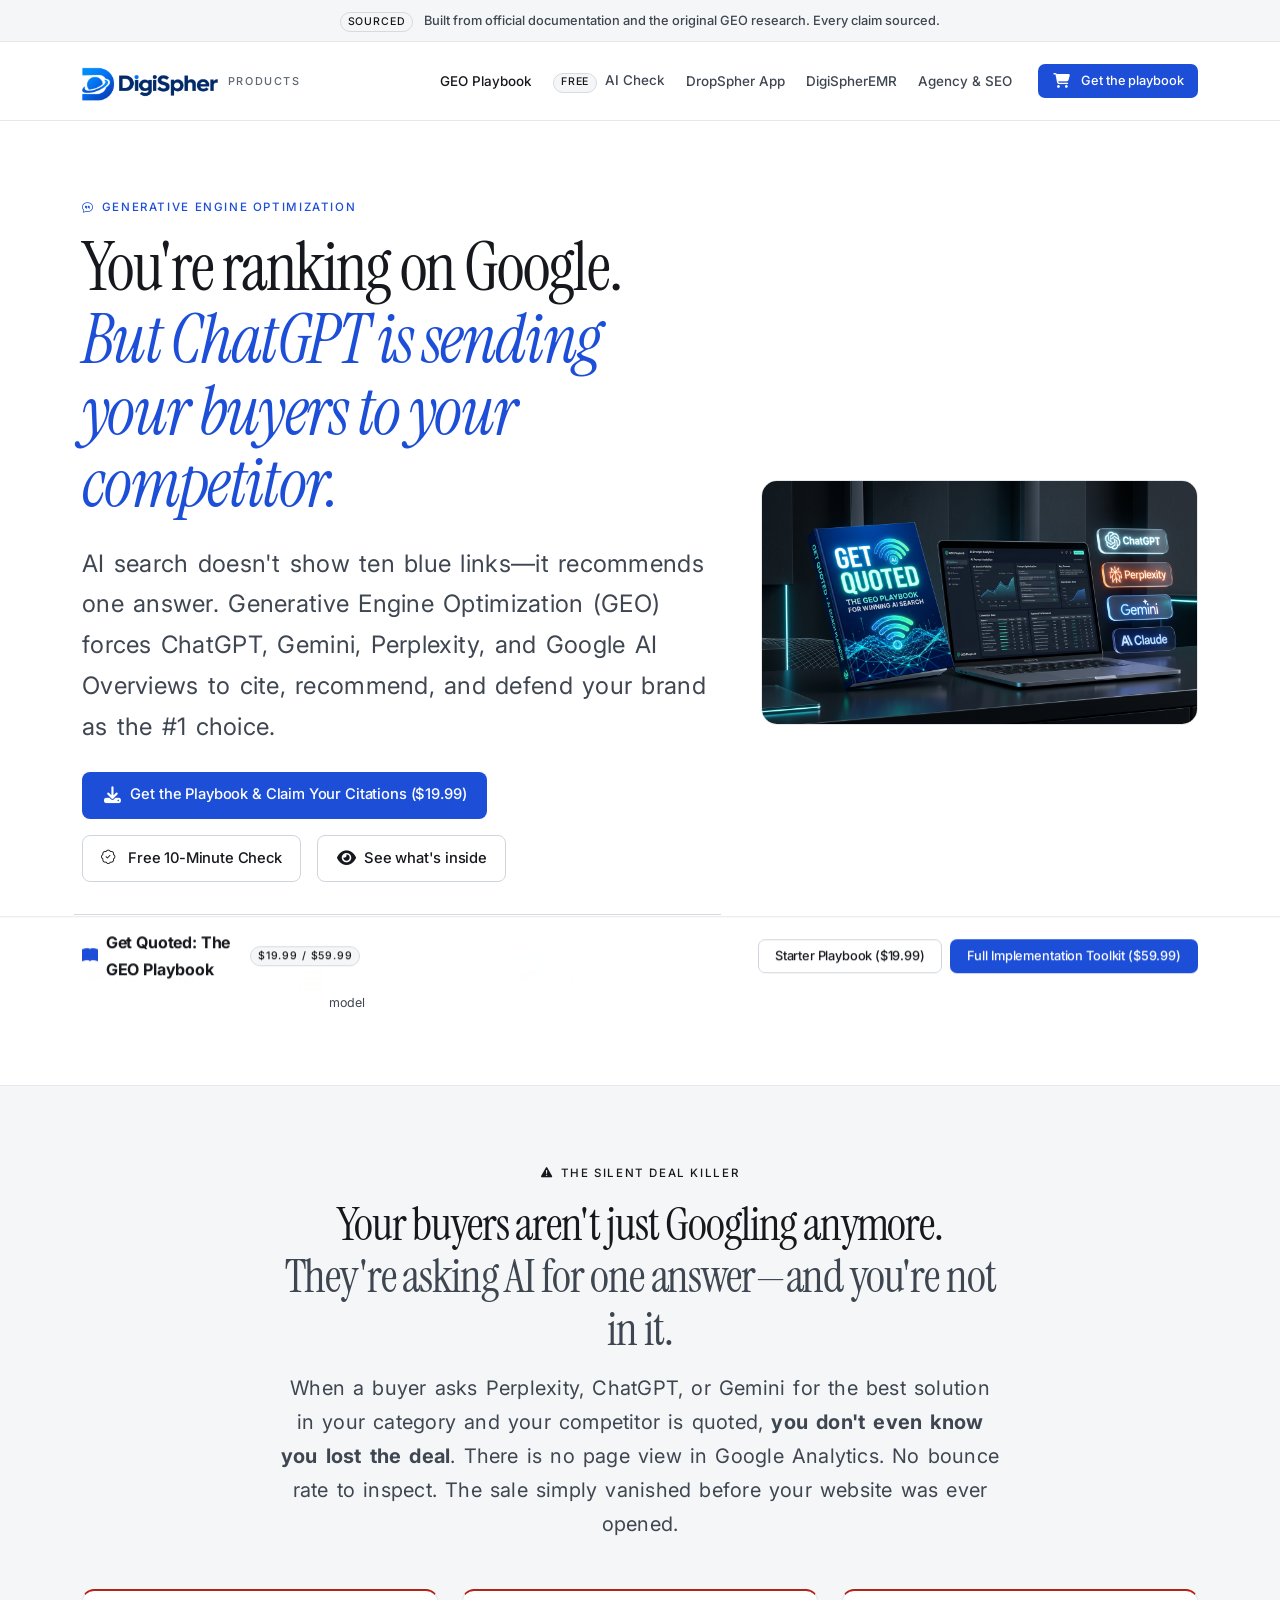
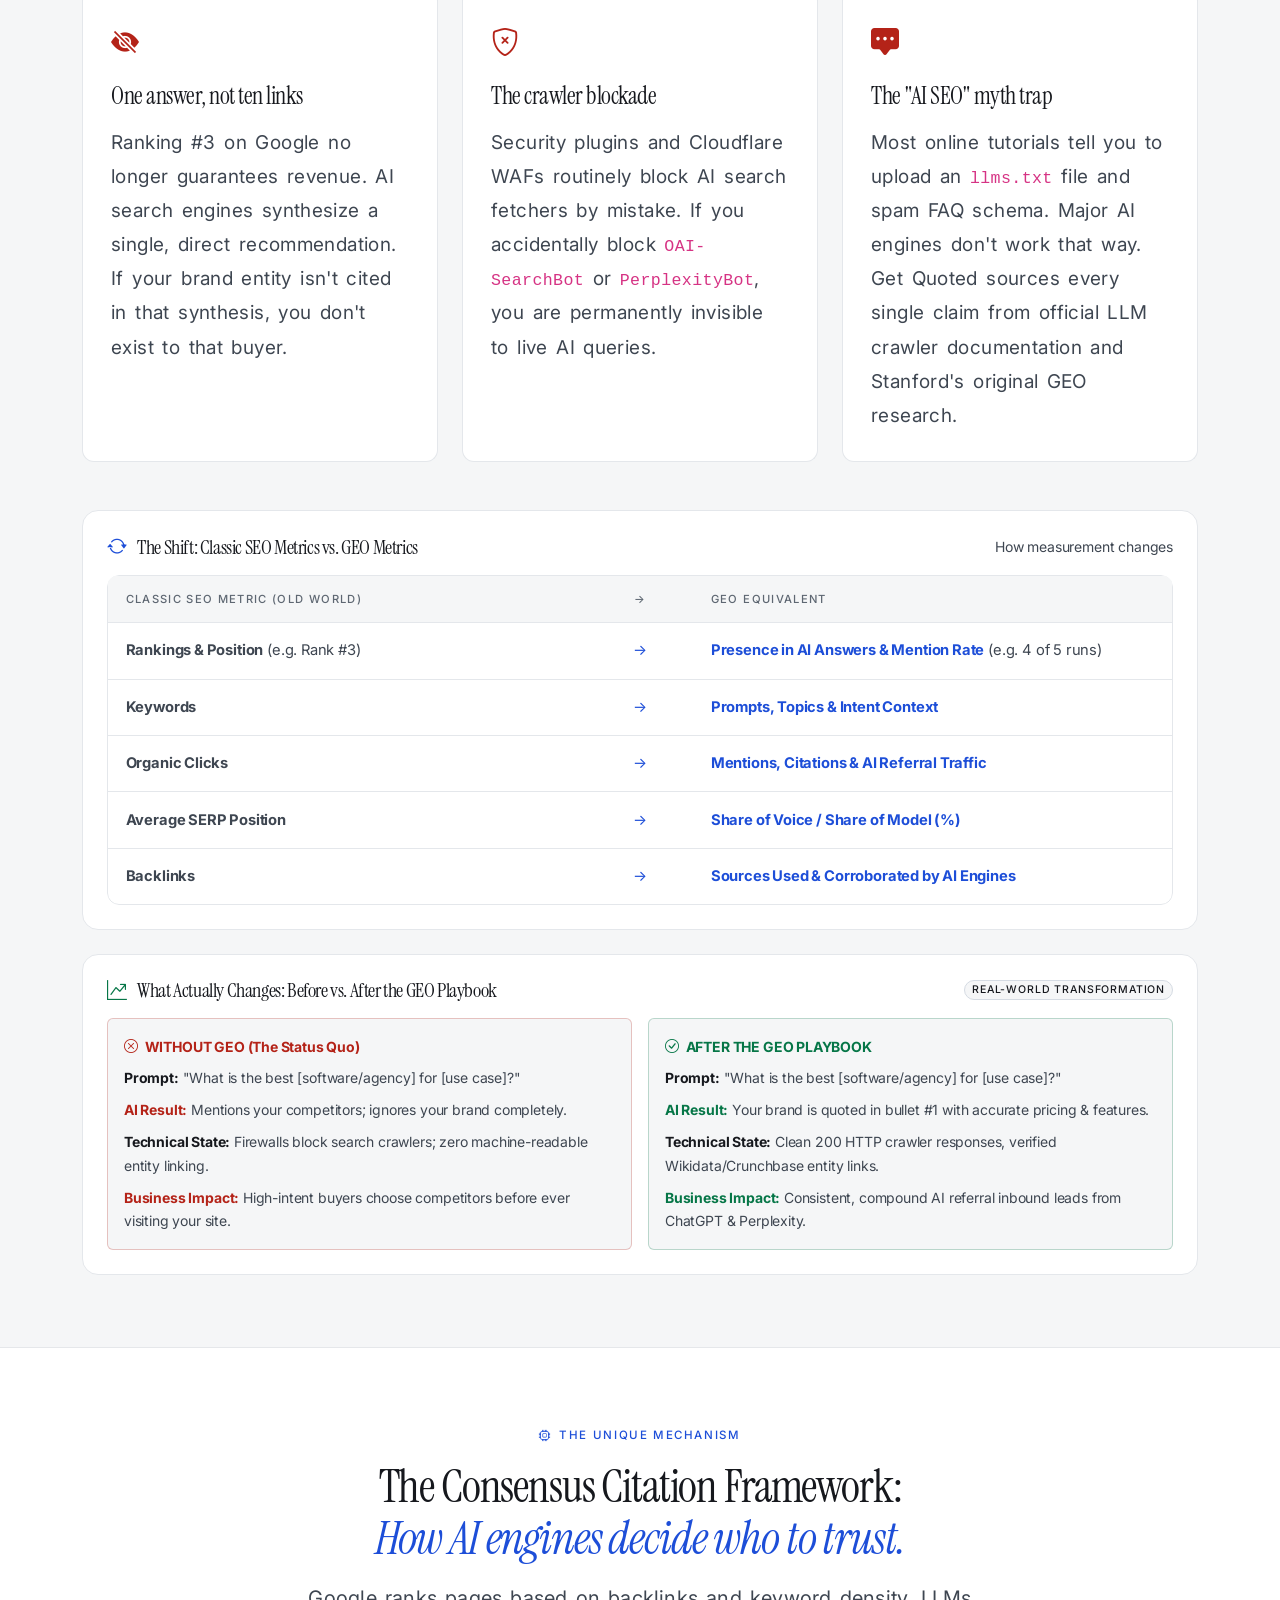
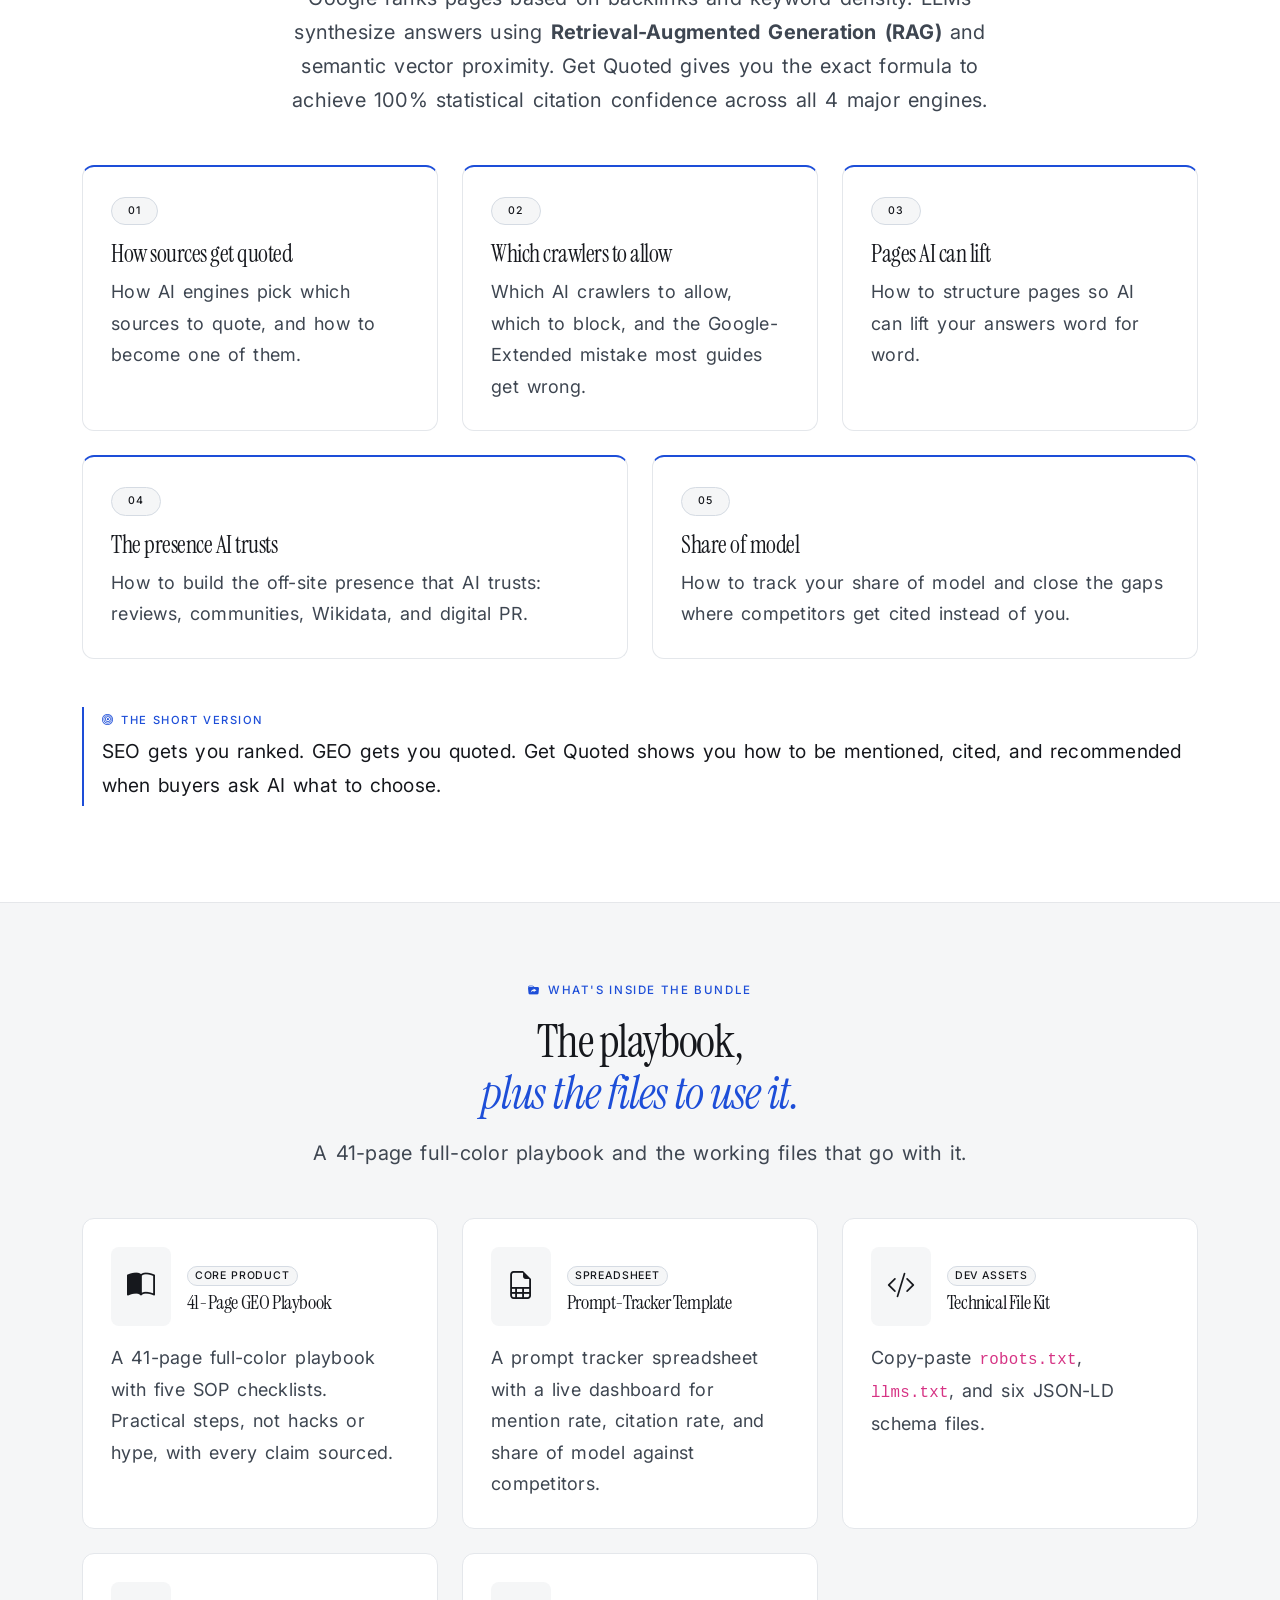
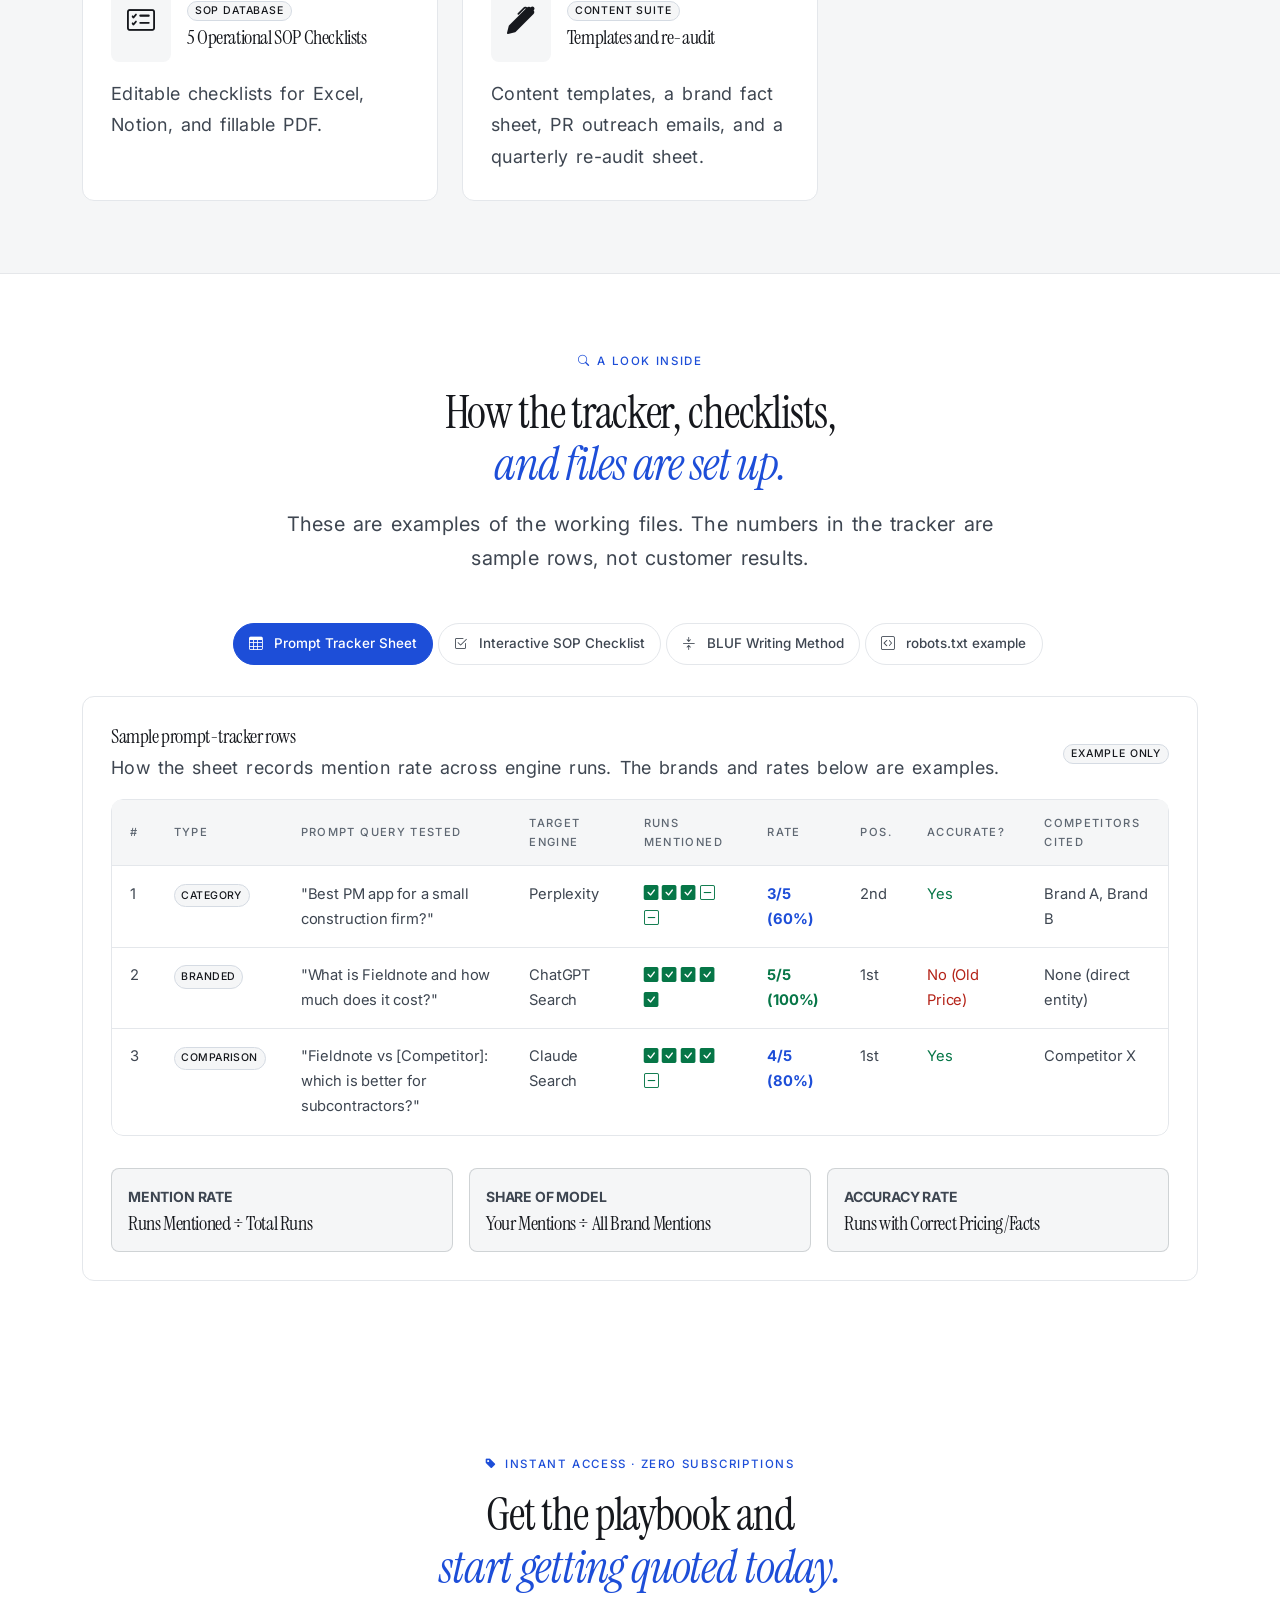
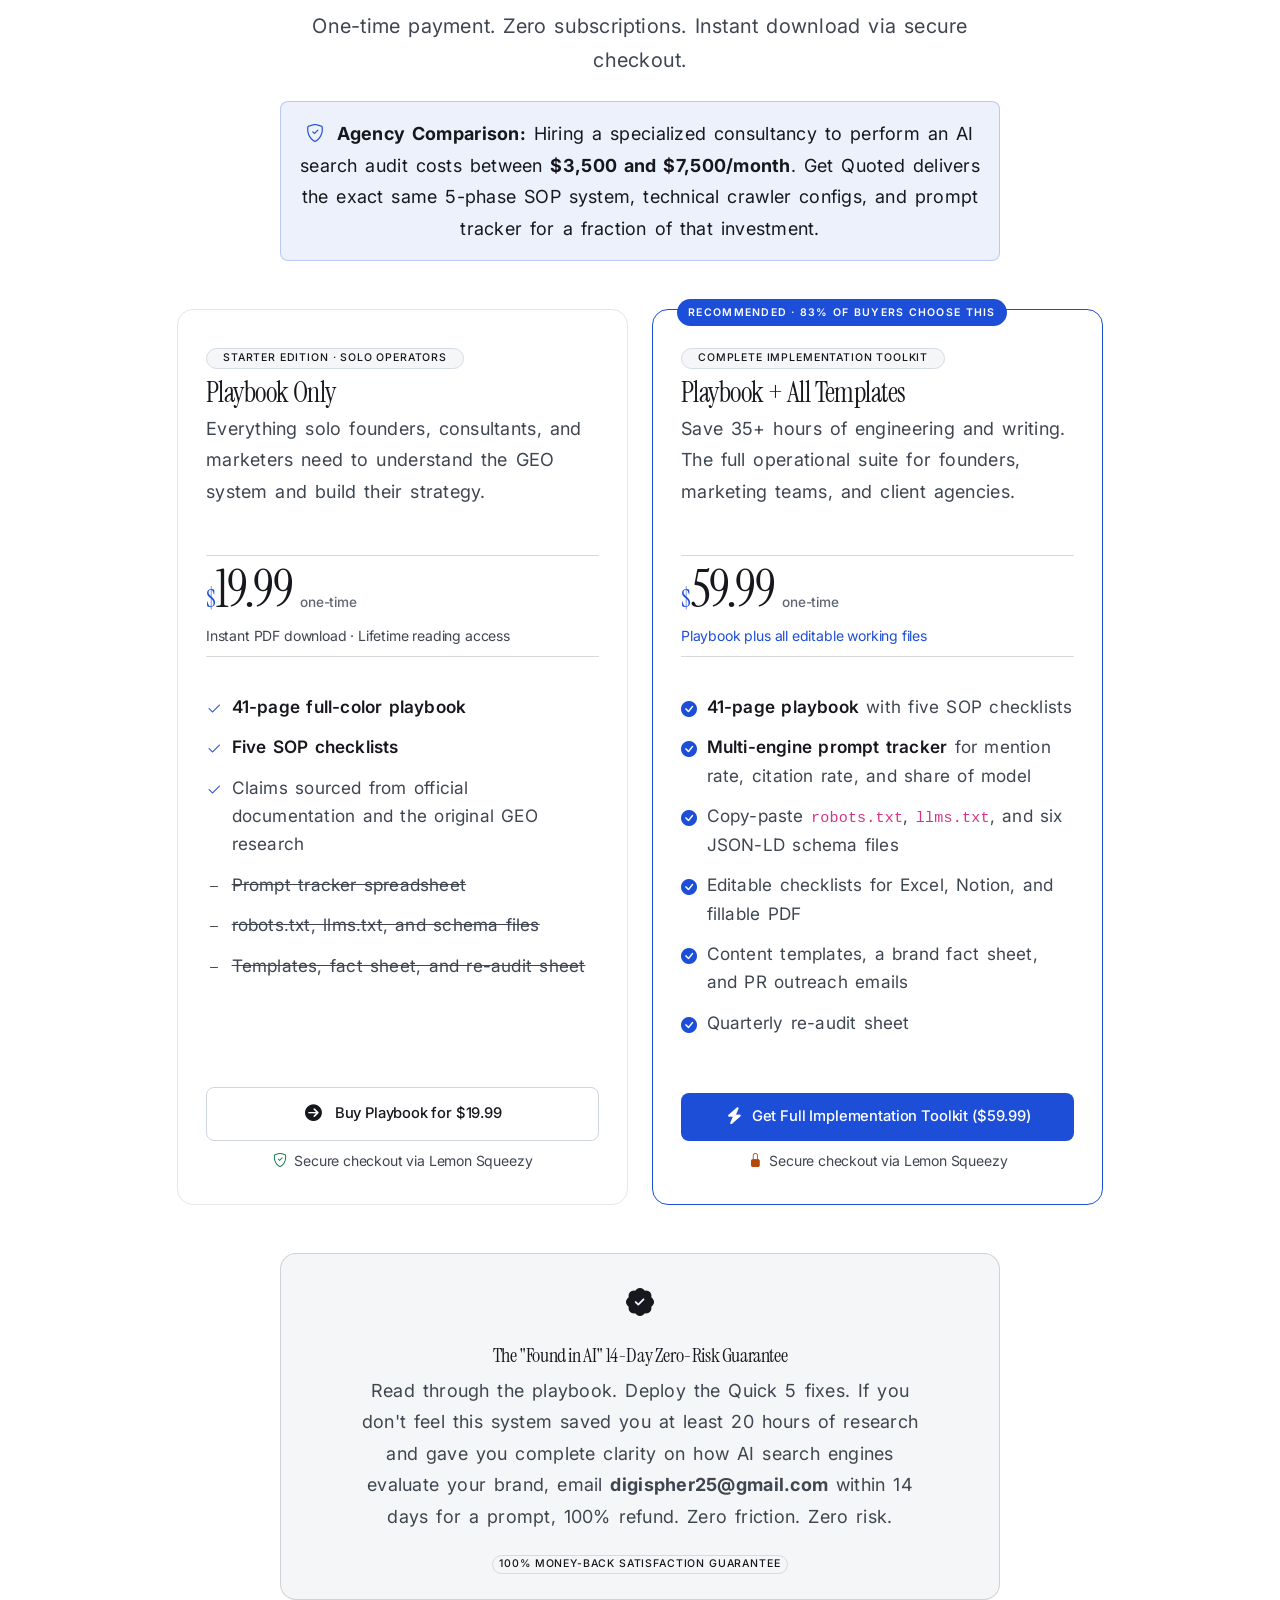
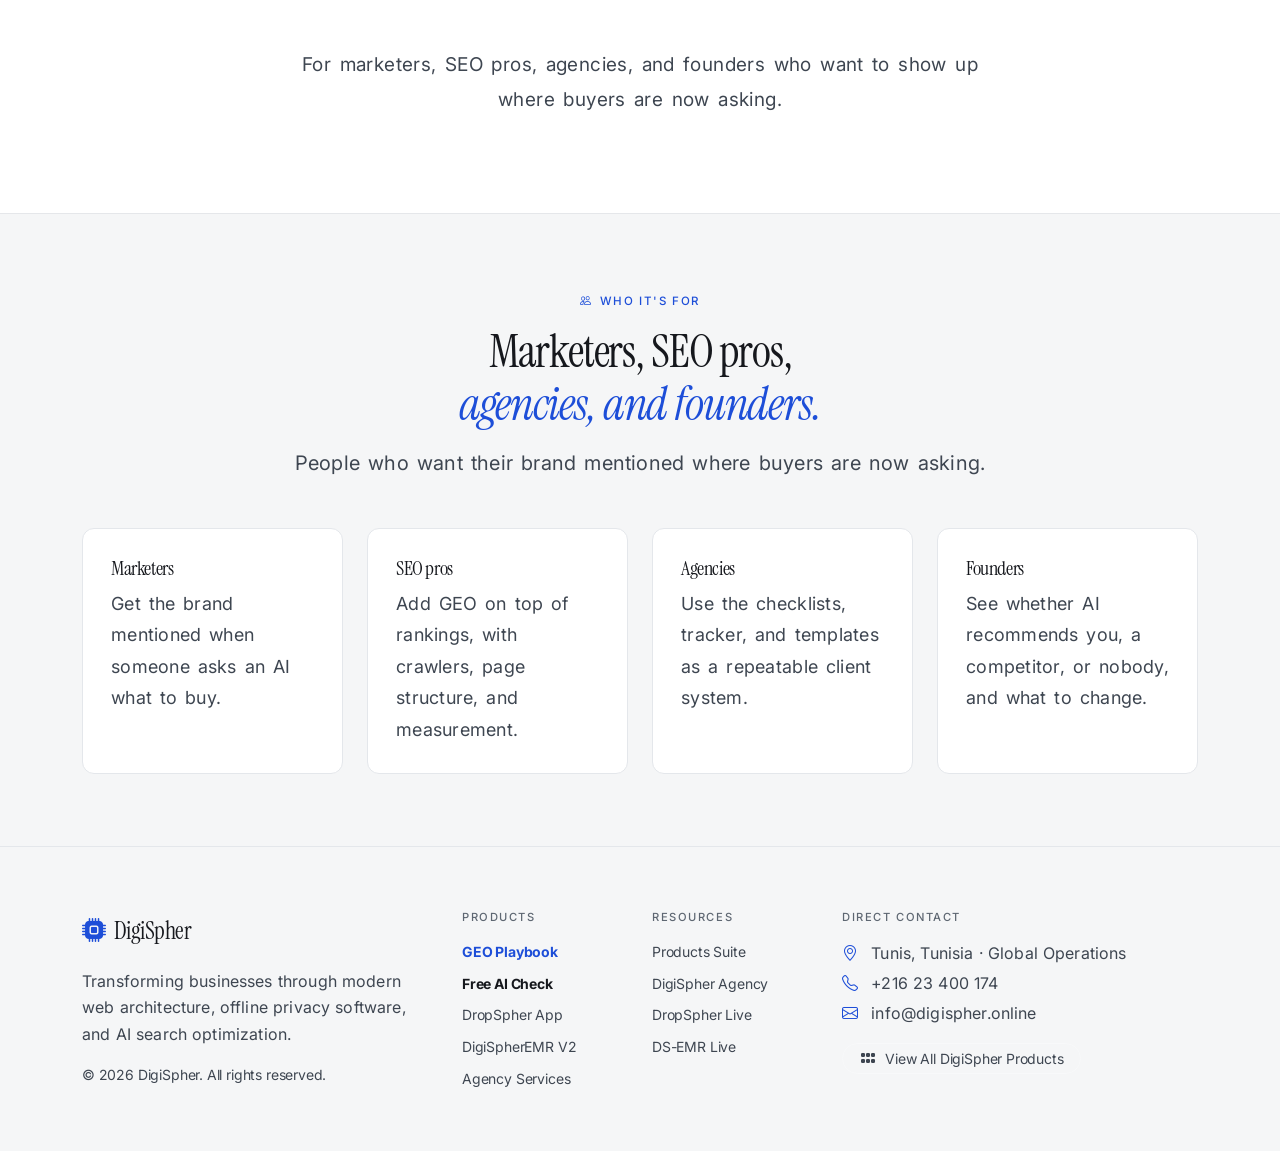
<file: geo-playbook.html>
<!DOCTYPE html>
<html lang="en">
<head>
  <meta charset="UTF-8">
  <meta name="viewport" content="width=device-width, initial-scale=1.0">
  <title>Get Quoted: The GEO Playbook for Winning AI Search | DigiSpher</title>
  <meta name="description" content="SEO gets you ranked. GEO gets you quoted. A step-by-step system to get your brand mentioned, cited, and recommended by ChatGPT, Gemini, Perplexity, Copilot, and Google AI Overviews.">

  <!-- Open Graph -->
  <meta property="og:title" content="Get Quoted: The GEO Playbook for Winning AI Search">
  <meta property="og:description" content="SEO gets you ranked. GEO gets you quoted. A step-by-step system to get your brand mentioned, cited, and recommended by ChatGPT, Gemini, Perplexity, Copilot, and Google AI Overviews.">
  <meta property="og:image" content="assets/images/geo-playbook.jpg">
  <meta property="og:type" content="website">

  <!-- Google Fonts: Space Grotesk & Plus Jakarta Sans -->
  <link rel="preconnect" href="https://fonts.googleapis.com">
  <link rel="preconnect" href="https://fonts.gstatic.com" crossorigin>
  <link href="https://fonts.googleapis.com/css2?family=Instrument+Serif:ital@0;1&family=Inter:wght@400;500;600&display=swap" rel="stylesheet">

  <!-- Bootstrap 5.3.3 CSS -->
  <link href="https://cdn.jsdelivr.net/npm/bootstrap@5.3.3/dist/css/bootstrap.min.css" rel="stylesheet">
  <!-- Bootstrap Icons -->
  <link rel="stylesheet" href="https://cdn.jsdelivr.net/npm/bootstrap-icons@1.11.3/font/bootstrap-icons.min.css">
  <link rel="stylesheet" href="https://cdnjs.cloudflare.com/ajax/libs/font-awesome/6.7.2/css/all.min.css">
  <!-- Custom Styles -->
  <link rel="stylesheet" href="assets/css/styles.css">

  <!-- JSON-LD Structured Data: Product & FAQ Schema -->
  <script type="application/ld+json">
  {
    "@context": "https://schema.org",
    "@graph": [
      {
        "@type": "Product",
        "@id": "https://digispher-products.digispher.online/geo-playbook.html#product",
        "name": "Get Quoted: The GEO Playbook for Winning AI Search",
        "description": "SEO gets you ranked on page 1. Generative Engine Optimization (GEO) forces ChatGPT, Gemini, Perplexity, and Google AI Overviews to cite, recommend, and defend your brand as the #1 answer.",
        "image": "https://digispher-products.digispher.online/assets/images/geo-playbook.jpg",
        "url": "https://digispher-products.digispher.online/geo-playbook.html",
        "brand": {
          "@type": "Organization",
          "name": "DigiSpher",
          "url": "https://digispher.online",
          "logo": "https://digispher-products.digispher.online/assets/images/digispher-logo.png"
        },
        "offers": [
          {
            "@type": "Offer",
            "name": "Starter Edition (Playbook Only)",
            "price": "19.99",
            "priceCurrency": "USD",
            "priceValidUntil": "2027-12-31",
            "availability": "https://schema.org/InStock",
            "url": "https://digispher.lemonsqueezy.com/checkout/buy/1b6c73ac-877a-4394-8571-4343fe139867?desc=0&discount=0"
          },
          {
            "@type": "Offer",
            "name": "Complete Implementation Toolkit (Playbook + Working Files)",
            "price": "59.99",
            "priceCurrency": "USD",
            "priceValidUntil": "2027-12-31",
            "availability": "https://schema.org/InStock",
            "url": "https://digispher.lemonsqueezy.com/checkout/buy/a7720973-d173-4c37-8e57-c449dd772b04?desc=0&discount=0"
          }
        ]
      },
      {
        "@type": "FAQPage",
        "@id": "https://digispher.online/geo-playbook.html#faq",
        "mainEntity": [
          {
            "@type": "Question",
            "name": "What is the difference between SEO and GEO?",
            "acceptedAnswer": {
              "@type": "Answer",
              "text": "Traditional SEO focuses on keyword rankings and backlinks to win clicks across ten blue links on Google. Generative Engine Optimization (GEO) focuses on semantic entity authority, BLUF formatting, and citation consensus so LLMs like ChatGPT, Perplexity, and Gemini synthesize and recommend your brand in direct AI answers."
            }
          },
          {
            "@type": "Question",
            "name": "Does blocking Google-Extended remove my site from Google AI Overviews?",
            "acceptedAnswer": {
              "@type": "Answer",
              "text": "No. Google-Extended only controls foundation training for Gemini and Vertex AI models. Google AI Overviews use the standard Googlebot crawler. Blocking Googlebot removes your site from Google Search entirely."
            }
          },
          {
            "@type": "Question",
            "name": "Which AI search bots should be allowed in robots.txt?",
            "acceptedAnswer": {
              "@type": "Answer",
              "text": "To be cited in live generative search answers, never disallow OAI-SearchBot, ChatGPT-User, PerplexityBot, Perplexity-User, Claude-SearchBot, Claude-User, Googlebot, or Bingbot in your robots.txt file."
            }
          }
        ]
      }
    ]
  }
  </script>
</head>
<body>

  <!-- Top Announcement Bar -->
  <div class="announce-bar">
    <span class="badge bg-dark text-info me-2">SOURCED</span> Built from official documentation and the original GEO research. Every claim sourced.
  </div>

  <!-- Main Navigation -->
  <nav class="navbar navbar-expand-lg navbar-custom sticky-top">
    <div class="container">
      <a class="navbar-brand" href="index.html">
        <img src="assets/images/digispher-logo.png" alt="DigiSpher" class="brand-logo" height="40">
        <span class="brand-badge">Products</span>
      </a>
      <button class="navbar-toggler text-white border-0" type="button" data-bs-toggle="collapse" data-bs-target="#navMenu">
        <i class="bi bi-list fs-2"></i>
      </button>
      <div class="collapse navbar-collapse" id="navMenu">
        <ul class="navbar-nav ms-auto align-items-lg-center">
          <li class="nav-item"><a class="nav-link text-white fw-bold active" href="geo-playbook.html">GEO Playbook</a></li>
          <li class="nav-item"><a class="nav-link" href="ai-visibility-check.html"><span class="badge bg-primary text-white me-1">Free</span> AI Check</a></li>
          <li class="nav-item"><a class="nav-link" href="dropspher.html">DropSpher App</a></li>
          <li class="nav-item"><a class="nav-link" href="ds-emr.html">DigiSpherEMR</a></li>
          <li class="nav-item"><a class="nav-link" href="agency-services.html">Agency & SEO</a></li>
          <li class="nav-item ms-lg-3">
            <a href="#pricing" class="btn btn-sm btn-ds-primary">
              <i class="fa-solid fa-cart-shopping me-1"></i> Get the playbook
            </a>
          </li>
        </ul>
      </div>
    </div>
  </nav>

  <!-- =========================================================================
       1. HEADLINE: Describe the Result, Not Just the Toolkit Name
       ========================================================================= -->
  <header class="hero-section py-5 my-lg-4 position-relative">
    <div class="container position-relative" style="z-index: 2;">
      <div class="row align-items-center g-5">
        <div class="col-lg-7">
          <div class="d-inline-flex mb-3">
            <span class="badge-pill-soft">
              <i class="bi bi-chat-quote"></i> Generative Engine Optimization
            </span>
          </div>
          <h1 class="hero-headline mb-4">
            You're ranking on Google. <br>
            <span class="gradient-text">But ChatGPT is sending your buyers to your competitor.</span>
          </h1>
          <p class="lead text-light mb-4">
            AI search doesn't show ten blue links—it recommends one answer. Generative Engine Optimization (GEO) forces ChatGPT, Gemini, Perplexity, and Google AI Overviews to cite, recommend, and defend your brand as the #1 choice.
          </p>
          <div class="d-flex flex-wrap gap-3 mb-5">
            <a href="#pricing" class="btn-ds-primary">
              <i class="fa-solid fa-download"></i> Get the Playbook & Claim Your Citations ($19.99)
            </a>
            <a href="ai-visibility-check.html" class="btn-ds-outline">
              <i class="bi bi-patch-check me-1"></i> Free 10-Minute Check
            </a>
            <a href="#whats-included" class="btn-ds-outline">
              <i class="fa-solid fa-eye"></i> See what's inside
            </a>
          </div>

          <!-- Social Proof Badges -->
          <div class="row g-3 pt-3 border-top border-secondary border-opacity-25">
            <div class="col-sm-4 col-6">
              <div class="d-flex align-items-center gap-2">
                <i class="bi bi-file-earmark-pdf-fill text-info fs-4"></i>
                <div>
                  <div class="fw-bold text-white small">41-Page Playbook</div>
                  <div class="text-secondary" style="font-size: 0.78rem;">Five SOP checklists</div>
                </div>
              </div>
            </div>
            <div class="col-sm-4 col-6">
              <div class="d-flex align-items-center gap-2">
                <i class="bi bi-table text-warning fs-4"></i>
                <div>
                  <div class="fw-bold text-white small">Prompt Tracker</div>
                  <div class="text-secondary" style="font-size: 0.78rem;">Mention, citation, share of model</div>
                </div>
              </div>
            </div>
            <div class="col-sm-4 col-12">
              <div class="d-flex align-items-center gap-2">
                <i class="bi bi-check-circle-fill text-success fs-4"></i>
                <div>
                  <div class="fw-bold text-white small">Copy-Paste Files</div>
                  <div class="text-secondary" style="font-size: 0.78rem;">robots.txt, llms.txt, schema</div>
                </div>
              </div>
            </div>
          </div>
        </div>

        <div class="col-lg-5">
          <div class="hero-visual-frame">
            <img src="assets/images/geo-playbook.jpg" alt="Get Quoted: The GEO Playbook 3D Mockup" class="img-fluid">
          </div>
        </div>
      </div>
    </div>
  </header>

  <!-- =========================================================================
       2. PROBLEM: Show You Understand the Buyer's Struggle
       ========================================================================= -->
  <section class="py-5 bg-black bg-opacity-40 border-top border-bottom border-secondary border-opacity-10">
    <div class="container py-lg-4">
      <div class="text-center max-w-700 mx-auto mb-5">
        <span class="badge-pill-soft text-danger border-danger border-opacity-25 bg-danger bg-opacity-10 mb-3">
          <i class="bi bi-exclamation-triangle-fill"></i> The Silent Deal Killer
        </span>
        <h2 class="section-headline">
          Your buyers aren't just Googling anymore. <br>
          <span class="text-secondary">They're asking AI for one answer—and you're not in it.</span>
        </h2>
        <p class="text-muted mt-3 fs-5">
          When a buyer asks Perplexity, ChatGPT, or Gemini for the best solution in your category and your competitor is quoted, <strong>you don't even know you lost the deal</strong>. There is no page view in Google Analytics. No bounce rate to inspect. The sale simply vanished before your website was ever opened.
        </p>
      </div>

      <div class="row g-4">
        <div class="col-md-4">
          <div class="ds-card ds-card-problem h-100">
            <div class="text-danger mb-3 fs-3"><i class="bi bi-eye-slash-fill"></i></div>
            <h3 class="h4 text-white fw-bold mb-3">One answer, not ten links</h3>
            <p class="text-muted mb-0">
              Ranking #3 on Google no longer guarantees revenue. AI search engines synthesize a single, direct recommendation. If your brand entity isn't cited in that synthesis, you don't exist to that buyer.
            </p>
          </div>
        </div>
        <div class="col-md-4">
          <div class="ds-card ds-card-problem h-100">
            <div class="text-danger mb-3 fs-3"><i class="bi bi-shield-x"></i></div>
            <h3 class="h4 text-white fw-bold mb-3">The crawler blockade</h3>
            <p class="text-muted mb-0">
              Security plugins and Cloudflare WAFs routinely block AI search fetchers by mistake. If you accidentally block <code>OAI-SearchBot</code> or <code>PerplexityBot</code>, you are permanently invisible to live AI queries.
            </p>
          </div>
        </div>
        <div class="col-md-4">
          <div class="ds-card ds-card-problem h-100">
            <div class="text-danger mb-3 fs-3"><i class="bi bi-chat-square-dots-fill"></i></div>
            <h3 class="h4 text-white fw-bold mb-3">The "AI SEO" myth trap</h3>
            <p class="text-muted mb-0">
              Most online tutorials tell you to upload an <code>llms.txt</code> file and spam FAQ schema. Major AI engines don't work that way. Get Quoted sources every single claim from official LLM crawler documentation and Stanford's original GEO research.
            </p>
          </div>
        </div>
      </div>

      <!-- Comparison Box: SEO vs GEO Metrics -->
      <div class="mt-5 p-4 rounded-4" style="background: rgba(14, 19, 31, 0.9); border: 1px solid var(--ds-border);">
        <div class="d-flex flex-column flex-md-row justify-content-between align-items-md-center mb-3">
          <h4 class="h5 text-white mb-2 mb-md-0 fw-bold">
            <i class="bi bi-arrow-repeat text-info me-2"></i> The Shift: Classic SEO Metrics vs. GEO Metrics
          </h4>
          <span class="text-secondary small">How measurement changes</span>
        </div>
        <div class="table-responsive">
          <table class="table-ds">
            <thead>
              <tr>
                <th style="width: 45%;">Classic SEO Metric (Old World)</th>
                <th style="width: 10%; text-align: center;">→</th>
                <th style="width: 45%;">GEO equivalent</th>
              </tr>
            </thead>
            <tbody>
              <tr>
                <td><strong>Rankings & Position</strong> (e.g. Rank #3)</td>
                <td class="text-center text-info">→</td>
                <td><strong class="text-info">Presence in AI Answers & Mention Rate</strong> (e.g. 4 of 5 runs)</td>
              </tr>
              <tr>
                <td><strong>Keywords</strong></td>
                <td class="text-center text-info">→</td>
                <td><strong class="text-info">Prompts, Topics & Intent Context</strong></td>
              </tr>
              <tr>
                <td><strong>Organic Clicks</strong></td>
                <td class="text-center text-info">→</td>
                <td><strong class="text-info">Mentions, Citations & AI Referral Traffic</strong></td>
              </tr>
              <tr>
                <td><strong>Average SERP Position</strong></td>
                <td class="text-center text-info">→</td>
                <td><strong class="text-info">Share of Voice / Share of Model (%)</strong></td>
              </tr>
              <tr>
                <td><strong>Backlinks</strong></td>
                <td class="text-center text-info">→</td>
                <td><strong class="text-info">Sources Used & Corroborated by AI Engines</strong></td>
              </tr>
            </tbody>
          </table>
        </div>
      </div>

      <!-- Micro-Case Scenario: The Tangible ROI of GEO -->
      <div class="mt-4 p-4 rounded-4" style="background: rgba(14, 19, 31, 0.9); border: 1px solid var(--ds-border);">
        <div class="d-flex flex-column flex-md-row justify-content-between align-items-md-center mb-3">
          <h4 class="h5 text-white mb-2 mb-md-0 fw-bold">
            <i class="bi bi-graph-up-arrow text-success me-2"></i> What Actually Changes: Before vs. After the GEO Playbook
          </h4>
          <span class="badge bg-dark text-success border border-success border-opacity-25">Real-World Transformation</span>
        </div>
        <div class="row g-3">
          <div class="col-md-6">
            <div class="p-3 rounded border border-danger border-opacity-25 bg-danger bg-opacity-10 h-100">
              <div class="text-danger fw-bold small mb-2"><i class="bi bi-x-circle me-1"></i> WITHOUT GEO (The Status Quo)</div>
              <ul class="list-unstyled small text-muted d-flex flex-column gap-2 mb-0">
                <li><strong class="text-light">Prompt:</strong> "What is the best [software/agency] for [use case]?"</li>
                <li><strong class="text-danger">AI Result:</strong> Mentions your competitors; ignores your brand completely.</li>
                <li><strong class="text-light">Technical State:</strong> Firewalls block search crawlers; zero machine-readable entity linking.</li>
                <li><strong class="text-danger">Business Impact:</strong> High-intent buyers choose competitors before ever visiting your site.</li>
              </ul>
            </div>
          </div>
          <div class="col-md-6">
            <div class="p-3 rounded border border-success border-opacity-25 bg-success bg-opacity-10 h-100">
              <div class="text-success fw-bold small mb-2"><i class="bi bi-check-circle me-1"></i> AFTER THE GEO PLAYBOOK</div>
              <ul class="list-unstyled small text-muted d-flex flex-column gap-2 mb-0">
                <li><strong class="text-light">Prompt:</strong> "What is the best [software/agency] for [use case]?"</li>
                <li><strong class="text-success">AI Result:</strong> Your brand is quoted in bullet #1 with accurate pricing & features.</li>
                <li><strong class="text-light">Technical State:</strong> Clean 200 HTTP crawler responses, verified Wikidata/Crunchbase entity links.</li>
                <li><strong class="text-success">Business Impact:</strong> Consistent, compound AI referral inbound leads from ChatGPT & Perplexity.</li>
              </ul>
            </div>
          </div>
        </div>
      </div>
    </div>
  </section>

  <!-- =========================================================================
       3. SOLUTION: Explain How Your Toolkit Helps
       ========================================================================= -->
  <section class="py-5" id="solution">
    <div class="container py-lg-4">
      <div class="text-center max-w-700 mx-auto mb-5">
        <span class="badge-pill-soft badge-emerald-soft mb-3">
          <i class="bi bi-cpu"></i> The Unique Mechanism
        </span>
        <h2 class="section-headline">
          The Consensus Citation Framework: <br>
          <span class="gradient-emerald">How AI engines decide who to trust.</span>
        </h2>
        <p class="text-muted mt-3 fs-5">
          Google ranks pages based on backlinks and keyword density. LLMs synthesize answers using <strong>Retrieval-Augmented Generation (RAG)</strong> and semantic vector proximity. Get Quoted gives you the exact formula to achieve 100% statistical citation confidence across all 4 major engines.
        </p>
      </div>

      <div class="row g-4">
        <div class="col-lg-4 col-md-6">
          <div class="ds-card ds-card-solution h-100">
            <div class="badge mb-3 px-3 py-2">01</div>
            <h3 class="h4 text-white fw-bold mb-2">How sources get quoted</h3>
            <p class="text-muted small mb-0">How AI engines pick which sources to quote, and how to become one of them.</p>
          </div>
        </div>
        <div class="col-lg-4 col-md-6">
          <div class="ds-card ds-card-solution h-100">
            <div class="badge mb-3 px-3 py-2">02</div>
            <h3 class="h4 text-white fw-bold mb-2">Which crawlers to allow</h3>
            <p class="text-muted small mb-0">Which AI crawlers to allow, which to block, and the Google-Extended mistake most guides get wrong.</p>
          </div>
        </div>
        <div class="col-lg-4 col-md-6">
          <div class="ds-card ds-card-solution h-100">
            <div class="badge mb-3 px-3 py-2">03</div>
            <h3 class="h4 text-white fw-bold mb-2">Pages AI can lift</h3>
            <p class="text-muted small mb-0">How to structure pages so AI can lift your answers word for word.</p>
          </div>
        </div>
        <div class="col-lg-6">
          <div class="ds-card ds-card-solution h-100">
            <div class="badge mb-3 px-3 py-2">04</div>
            <h3 class="h4 text-white fw-bold mb-2">The presence AI trusts</h3>
            <p class="text-muted small mb-0">How to build the off-site presence that AI trusts: reviews, communities, Wikidata, and digital PR.</p>
          </div>
        </div>
        <div class="col-lg-6">
          <div class="ds-card ds-card-solution h-100">
            <div class="badge mb-3 px-3 py-2">05</div>
            <h3 class="h4 text-white fw-bold mb-2">Share of model</h3>
            <p class="text-muted small mb-0">How to track your share of model and close the gaps where competitors get cited instead of you.</p>
          </div>
        </div>
      </div>

      <div class="bluf-box mt-5">
        <div class="bluf-title">
          <i class="bi bi-bullseye"></i> The short version
        </div>
        <p class="bluf-text">
          SEO gets you ranked. GEO gets you quoted. Get Quoted shows you how to be mentioned, cited, and recommended when buyers ask AI what to choose.
        </p>
      </div>
    </div>
  </section>

  <!-- =========================================================================
       4. WHAT'S INCLUDED: Show Actual Templates, Worksheets & Files
       ========================================================================= -->
  <section class="py-5 bg-black bg-opacity-50 border-top border-bottom border-secondary border-opacity-10" id="whats-included">
    <div class="container py-lg-4">
      <div class="text-center max-w-700 mx-auto mb-5">
        <span class="badge-pill-soft mb-3">
          <i class="bi bi-folder-symlink-fill"></i> What's inside the bundle
        </span>
        <h2 class="section-headline">
          The playbook, <br>
          <span class="gradient-text">plus the files to use it.</span>
        </h2>
        <p class="text-muted mt-3 fs-5">
          A 41-page full-color playbook and the working files that go with it.
        </p>
      </div>

      <div class="row g-4">
        <!-- Item 1 -->
        <div class="col-lg-4 col-md-6">
          <div class="ds-card h-100">
            <div class="d-flex align-items-center gap-3 mb-3">
              <div class="p-3 rounded-3 bg-info bg-opacity-10 text-info fs-3">
                <i class="bi bi-book-half"></i>
              </div>
              <div>
                <span class="badge bg-info text-dark fw-bold">CORE PRODUCT</span>
                <h4 class="h5 text-white mb-0 mt-1">41-Page GEO Playbook</h4>
              </div>
            </div>
            <p class="text-muted small mb-0">
              A 41-page full-color playbook with five SOP checklists. Practical steps, not hacks or hype, with every claim sourced.
            </p>
          </div>
        </div>

        <!-- Item 2 -->
        <div class="col-lg-4 col-md-6">
          <div class="ds-card h-100">
            <div class="d-flex align-items-center gap-3 mb-3">
              <div class="p-3 rounded-3 bg-success bg-opacity-10 text-success fs-3">
                <i class="bi bi-file-earmark-spreadsheet"></i>
              </div>
              <div>
                <span class="badge bg-success text-dark fw-bold">SPREADSHEET</span>
                <h4 class="h5 text-white mb-0 mt-1">Prompt-Tracker Template</h4>
              </div>
            </div>
            <p class="text-muted small mb-0">
              A prompt tracker spreadsheet with a live dashboard for mention rate, citation rate, and share of model against competitors.
            </p>
          </div>
        </div>

        <!-- Item 3 -->
        <div class="col-lg-4 col-md-6">
          <div class="ds-card h-100">
            <div class="d-flex align-items-center gap-3 mb-3">
              <div class="p-3 rounded-3 bg-warning bg-opacity-10 text-warning fs-3">
                <i class="bi bi-code-slash"></i>
              </div>
              <div>
                <span class="badge bg-warning text-dark fw-bold">DEV ASSETS</span>
                <h4 class="h5 text-white mb-0 mt-1">Technical File Kit</h4>
              </div>
            </div>
            <p class="text-muted small mb-0">
              Copy-paste <code>robots.txt</code>, <code>llms.txt</code>, and six JSON-LD schema files.
            </p>
          </div>
        </div>

        <!-- Item 4 -->
        <div class="col-lg-4 col-md-6">
          <div class="ds-card h-100">
            <div class="d-flex align-items-center gap-3 mb-3">
              <div class="p-3 rounded-3 bg-primary bg-opacity-10 text-primary fs-3">
                <i class="bi bi-card-checklist"></i>
              </div>
              <div>
                <span class="badge bg-primary text-white fw-bold">SOP DATABASE</span>
                <h4 class="h5 text-white mb-0 mt-1">5 Operational SOP Checklists</h4>
              </div>
            </div>
            <p class="text-muted small mb-0">
              Editable checklists for Excel, Notion, and fillable PDF.
            </p>
          </div>
        </div>

        <!-- Item 5 -->
        <div class="col-lg-4 col-md-6">
          <div class="ds-card h-100">
            <div class="d-flex align-items-center gap-3 mb-3">
              <div class="p-3 rounded-3 bg-purple-soft text-purple fs-3" style="color: #c084fc;">
                <i class="bi bi-pen-fill"></i>
              </div>
              <div>
                <span class="badge bg-secondary text-white fw-bold">CONTENT SUITE</span>
                <h4 class="h5 text-white mb-0 mt-1">Templates and re-audit</h4>
              </div>
            </div>
            <p class="text-muted small mb-0">
              Content templates, a brand fact sheet, PR outreach emails, and a quarterly re-audit sheet.
            </p>
          </div>
        </div>

      </div>
    </div>
  </section>

  <!-- =========================================================================
       5. PREVIEW: Interactive Sample Inspector & Live Demonstration
       ========================================================================= -->
  <section class="py-5" id="preview">
    <div class="container py-lg-4">
      <div class="text-center max-w-700 mx-auto mb-5">
        <span class="badge-pill-soft badge-purple-soft mb-3">
          <i class="bi bi-search"></i> A look inside
        </span>
        <h2 class="section-headline">
          How the tracker, checklists, <br>
          <span class="gradient-purple">and files are set up.</span>
        </h2>
        <p class="text-muted mt-3 fs-5">
          These are examples of the working files. The numbers in the tracker are sample rows, not customer results.
        </p>
      </div>

      <!-- Preview Navigation Pills -->
      <ul class="nav nav-pills nav-pills-ds justify-content-center mb-4" id="previewTabs" role="tablist">
        <li class="nav-item">
          <button class="nav-link active" id="tab-tracker-btn" data-bs-toggle="pill" data-bs-target="#tab-tracker" type="button">
            <i class="bi bi-table me-2"></i> Prompt Tracker Sheet
          </button>
        </li>
        <li class="nav-item">
          <button class="nav-link" id="tab-sop-btn" data-bs-toggle="pill" data-bs-target="#tab-sop" type="button">
            <i class="bi bi-check2-square me-2"></i> Interactive SOP Checklist
          </button>
        </li>
        <li class="nav-item">
          <button class="nav-link" id="tab-bluf-btn" data-bs-toggle="pill" data-bs-target="#tab-bluf" type="button">
            <i class="bi bi-arrows-collapse me-2"></i> BLUF Writing Method
          </button>
        </li>
        <li class="nav-item">
          <button class="nav-link" id="tab-robots-btn" data-bs-toggle="pill" data-bs-target="#tab-robots" type="button">
            <i class="bi bi-code-square me-2"></i> robots.txt example
          </button>
        </li>
      </ul>

      <!-- Tab Content Area -->
      <div class="tab-content" id="previewTabsContent">
        
        <!-- Tab 1: Prompt Tracker -->
        <div class="tab-pane fade show active" id="tab-tracker" role="tabpanel">
          <div class="ds-card">
            <div class="d-flex flex-column flex-md-row justify-content-between align-items-md-center mb-3">
              <div>
                <h4 class="h5 text-white mb-1 fw-bold">Sample prompt-tracker rows</h4>
                <p class="text-muted small mb-0">How the sheet records mention rate across engine runs. The brands and rates below are examples.</p>
              </div>
              <span class="badge bg-primary text-white mt-2 mt-md-0">Example only</span>
            </div>
            <div class="table-responsive">
              <table class="table-ds">
                <thead>
                  <tr>
                    <th>#</th>
                    <th>Type</th>
                    <th>Prompt Query Tested</th>
                    <th>Target Engine</th>
                    <th>Runs Mentioned</th>
                    <th>Rate</th>
                    <th>Pos.</th>
                    <th>Accurate?</th>
                    <th>Competitors Cited</th>
                  </tr>
                </thead>
                <tbody>
                  <tr>
                    <td>1</td>
                    <td><span class="badge bg-primary text-white">CATEGORY</span></td>
                    <td>"Best PM app for a small construction firm?"</td>
                    <td>Perplexity</td>
                    <td><span class="text-success"><i class="bi bi-check-square-fill"></i> <i class="bi bi-check-square-fill"></i> <i class="bi bi-check-square-fill"></i> <i class="bi bi-dash-square"></i> <i class="bi bi-dash-square"></i></span></td>
                    <td><strong class="text-info">3/5 (60%)</strong></td>
                    <td>2nd</td>
                    <td><span class="text-success">Yes</span></td>
                    <td>Brand A, Brand B</td>
                  </tr>
                  <tr>
                    <td>2</td>
                    <td><span class="badge bg-warning text-dark">BRANDED</span></td>
                    <td>"What is Fieldnote and how much does it cost?"</td>
                    <td>ChatGPT Search</td>
                    <td><span class="text-success"><i class="bi bi-check-square-fill"></i> <i class="bi bi-check-square-fill"></i> <i class="bi bi-check-square-fill"></i> <i class="bi bi-check-square-fill"></i> <i class="bi bi-check-square-fill"></i></span></td>
                    <td><strong class="text-success">5/5 (100%)</strong></td>
                    <td>1st</td>
                    <td><span class="text-danger">No (Old Price)</span></td>
                    <td>None (direct entity)</td>
                  </tr>
                  <tr>
                    <td>3</td>
                    <td><span class="badge bg-info text-dark">COMPARISON</span></td>
                    <td>"Fieldnote vs [Competitor]: which is better for subcontractors?"</td>
                    <td>Claude Search</td>
                    <td><span class="text-success"><i class="bi bi-check-square-fill"></i> <i class="bi bi-check-square-fill"></i> <i class="bi bi-check-square-fill"></i> <i class="bi bi-check-square-fill"></i> <i class="bi bi-dash-square"></i></span></td>
                    <td><strong class="text-info">4/5 (80%)</strong></td>
                    <td>1st</td>
                    <td><span class="text-success">Yes</span></td>
                    <td>Competitor X</td>
                  </tr>
                </tbody>
              </table>
            </div>
            <div class="row g-3 mt-3">
              <div class="col-md-4">
                <div class="p-3 rounded-3 bg-dark bg-opacity-70 border border-secondary border-opacity-25">
                  <div class="text-secondary small fw-bold text-uppercase">Mention Rate</div>
                  <div class="h5 text-white mb-0 mt-1">Runs Mentioned ÷ Total Runs</div>
                </div>
              </div>
              <div class="col-md-4">
                <div class="p-3 rounded-3 bg-dark bg-opacity-70 border border-secondary border-opacity-25">
                  <div class="text-secondary small fw-bold text-uppercase">Share of Model</div>
                  <div class="h5 text-white mb-0 mt-1">Your Mentions ÷ All Brand Mentions</div>
                </div>
              </div>
              <div class="col-md-4">
                <div class="p-3 rounded-3 bg-dark bg-opacity-70 border border-secondary border-opacity-25">
                  <div class="text-secondary small fw-bold text-uppercase">Accuracy Rate</div>
                  <div class="h5 text-white mb-0 mt-1">Runs with Correct Pricing/Facts</div>
                </div>
              </div>
            </div>
          </div>
        </div>

        <!-- Tab 2: Interactive SOP Checklist -->
        <div class="tab-pane fade" id="tab-sop" role="tabpanel">
          <div class="ds-card">
            <div class="d-flex justify-content-between align-items-center mb-3">
              <div>
                <h4 class="h5 text-white mb-1 fw-bold">Sample SOP checklist</h4>
                <p class="text-muted small mb-0">Click a box to see how the checklist works. These steps illustrate the format.</p>
              </div>
              <span class="badge bg-success text-dark fw-bold">Interactive Demo</span>
            </div>
            
            <div class="interactive-check-item">
              <input type="checkbox" id="check1" checked>
              <label for="check1" class="check-label mb-0">
                <strong class="text-white d-block">Write 15–20 prompts across the four types</strong>
                <span class="text-muted small">Category, competitor comparison, general research, and branded fact-check.</span>
              </label>
            </div>

            <div class="interactive-check-item">
              <input type="checkbox" id="check2" checked>
              <label for="check2" class="check-label mb-0">
                <strong class="text-white d-block">Use a logged-out / private session for every engine</strong>
                <span class="text-muted small">Prevents personalization bias, history contamination, and chat memory skewing.</span>
              </label>
            </div>

            <div class="interactive-check-item">
              <input type="checkbox" id="check3">
              <label for="check3" class="check-label mb-0">
                <strong class="text-white d-block">Run each prompt 3–5 times per engine and log rate</strong>
                <span class="text-muted small">AI answers are non-deterministic. A single run is an anecdote; 5 runs give you a true rate.</span>
              </label>
            </div>

            <div class="interactive-check-item">
              <input type="checkbox" id="check4">
              <label for="check4" class="check-label mb-0">
                <strong class="text-white d-block">Check robots.txt and CDN/WAF for blocked AI search bots</strong>
                <span class="text-muted small">Confirm 200 HTTP responses for OAI-SearchBot, PerplexityBot, and Claude-SearchBot.</span>
              </label>
            </div>

            <div class="interactive-check-item">
              <input type="checkbox" id="check5">
              <label for="check5" class="check-label mb-0">
                <strong class="text-white d-block">Publish /llms.txt and Organization JSON-LD with sameAs links</strong>
                <span class="text-muted small">Disambiguate your entity across Wikidata, Crunchbase, LinkedIn, and review profiles.</span>
              </label>
            </div>
          </div>
        </div>

        <!-- Tab 3: BLUF Writing Method -->
        <div class="tab-pane fade" id="tab-bluf" role="tabpanel">
          <div class="ds-card">
            <div class="d-flex flex-column flex-md-row justify-content-between align-items-md-center mb-4">
              <div>
                <h4 class="h5 text-white mb-1 fw-bold">How a page gets easier to quote</h4>
                <p class="text-muted small mb-0">A writing example: a direct answer versus a passage with nothing an AI can lift.</p>
              </div>
              <button class="btn btn-sm btn-ds-outline mt-2 mt-md-0" id="toggleBlufBtn">
                <i class="fa-solid fa-right-left me-2"></i>Show Traditional SEO (Before)
              </button>
            </div>

            <!-- After Card (Default) -->
            <div id="blufAfterCard">
              <div class="p-4 rounded-3 border border-success border-opacity-40" style="background: rgba(16, 185, 129, 0.08);">
                <div class="d-flex align-items-center gap-2 mb-2 text-success fw-bold small">
                  <i class="bi bi-check-circle-fill"></i> Direct answer an AI can lift
                </div>
                <h5 class="text-white fw-bold mb-2">Question Heading: "What is the best payroll software for a 15-person team?"</h5>
                <p class="text-light mb-0" style="font-size: 1.05rem;">
                  <mark class="bg-success text-white px-2 py-1 rounded">"For a business with under 20 employees, choose payroll software that handles tax filing automatically and charges per employee. Expect to set it up in a day."</mark>
                </p>
                <div class="text-muted small mt-3">
                  <i class="bi bi-info-circle text-info me-1"></i> <strong>Why it works:</strong> Answers the heading's question in the very first sentence. Names specific nouns and constraints so it can be extracted without page context.
                </div>
              </div>
            </div>

            <!-- Before Card (Hidden initially) -->
            <div id="blufBeforeCard" class="d-none">
              <div class="p-4 rounded-3 border border-danger border-opacity-40" style="background: rgba(239, 68, 68, 0.08);">
                <div class="d-flex align-items-center gap-2 mb-2 text-danger fw-bold small">
                  <i class="bi bi-x-circle-fill"></i> Passage with nothing specific to quote
                </div>
                <h5 class="text-white fw-bold mb-2">Generic Heading: "Payroll Software Overview & Benefits"</h5>
                <p class="text-secondary mb-0" style="font-size: 1.05rem;">
                  <em>"When it comes to choosing payroll software, there are many factors to consider, and every business is different. In today's fast-paced digital world, finding the right platform is critical. In this article we will explore several tips..."</em>
                </p>
                <div class="text-danger small mt-3">
                  <i class="bi bi-exclamation-circle me-1"></i> <strong>Why it fails:</strong> Zero extractable facts. Fluffy filler text. The model cannot quote this without hallucinating specifics.
                </div>
              </div>
            </div>
          </div>
        </div>

        <!-- Tab 4: Verified robots.txt -->
        <div class="tab-pane fade" id="tab-robots" role="tabpanel">
          <div class="ds-card">
            <div class="d-flex justify-content-between align-items-center mb-3">
              <div>
                <h4 class="h5 text-white mb-1 fw-bold">Sample robots.txt</h4>
                <p class="text-muted small mb-0">An example of separating search crawlers from training crawlers. Use the file in the bundle, and check it against current documentation.</p>
              </div>
              <span class="badge bg-secondary text-white">Included in Technical Kit</span>
            </div>
            <pre class="code-box mb-0"><code># Classic search engines (power Google AI features & Copilot)
User-agent: Googlebot
Allow: /
User-agent: Bingbot
Allow: /

# AI search & user-requested fetchers: ALLOW to be cited
User-agent: OAI-SearchBot
User-agent: ChatGPT-User
User-agent: PerplexityBot
User-agent: Perplexity-User
User-agent: Claude-SearchBot
User-agent: Claude-User
Allow: /

# Model-training bots: OPTIONAL. Uncomment to opt out of training
# User-agent: GPTBot
# User-agent: ClaudeBot
# Disallow: /

Sitemap: https://www.yourdomain.com/sitemap.xml</code></pre>
          </div>
        </div>

      </div>
    </div>
  </section>

  <!-- =========================================================================
       6. PRICE AND CTA: One Clear Button Leading to Gumroad
       ========================================================================= -->
  <section class="py-5 my-lg-4" id="pricing">
    <div class="container py-lg-4">
      <div class="text-center max-w-700 mx-auto mb-4">
        <span class="badge-pill-soft badge-emerald-soft mb-3">
          <i class="bi bi-tag-fill"></i> Instant Access · Zero Subscriptions
        </span>
        <h2 class="section-headline">
          Get the playbook and <br>
          <span class="gradient-emerald">start getting quoted today.</span>
        </h2>
        <p class="text-muted mt-3 fs-5">
          One-time payment. Zero subscriptions. Instant download via secure checkout.
        </p>
      </div>

      <!-- Price Anchor Callout -->
      <div class="max-w-700 mx-auto mb-5 p-3 rounded-3 text-center border border-info border-opacity-25" style="background: rgba(29, 78, 216, 0.08);">
        <p class="small text-light mb-0">
          <i class="bi bi-shield-check text-info me-1"></i>
          <strong>Agency Comparison:</strong> Hiring a specialized consultancy to perform an AI search audit costs between <strong>$3,500 and $7,500/month</strong>. Get Quoted delivers the exact same 5-phase SOP system, technical crawler configs, and prompt tracker for a fraction of that investment.
        </p>
      </div>

      <div class="row g-4 justify-content-center align-items-stretch">
        
        <!-- Tier 1: Playbook Only ($19.99) -->
        <div class="col-lg-5 col-md-6">
          <div class="pricing-card">
            <div class="mb-3">
              <span class="badge bg-secondary text-white fw-bold px-3 py-1 rounded-pill">STARTER EDITION · SOLO OPERATORS</span>
              <h3 class="h3 text-white fw-bold mt-2 mb-1">Playbook Only</h3>
              <p class="text-muted small">Everything solo founders, consultants, and marketers need to understand the GEO system and build their strategy.</p>
            </div>

            <div class="my-3 py-2 border-top border-bottom border-secondary border-opacity-25">
              <div class="d-flex align-items-baseline">
                <span class="price-currency">$</span>
                <span class="price-val">19.99</span>
                <span class="price-period ms-2">one-time</span>
              </div>
              <div class="text-secondary small mt-1">Instant PDF download · Lifetime reading access</div>
            </div>

            <ul class="feature-list flex-grow-1">
              <li><i class="bi bi-check2"></i> <strong>41-page full-color playbook</strong></li>
              <li><i class="bi bi-check2"></i> <strong>Five SOP checklists</strong></li>
              <li><i class="bi bi-check2"></i> Claims sourced from official documentation and the original GEO research</li>
              <li class="text-secondary"><i class="bi bi-dash text-secondary"></i> <span class="text-decoration-line-through">Prompt tracker spreadsheet</span></li>
              <li class="text-secondary"><i class="bi bi-dash text-secondary"></i> <span class="text-decoration-line-through">robots.txt, llms.txt, and schema files</span></li>
              <li class="text-secondary"><i class="bi bi-dash text-secondary"></i> <span class="text-decoration-line-through">Templates, fact sheet, and re-audit sheet</span></li>
            </ul>

            <div class="mt-4">
              <a href="https://digispher.lemonsqueezy.com/checkout/buy/1b6c73ac-877a-4394-8571-4343fe139867?desc=0&amp;discount=0" target="_blank" rel="noopener noreferrer" class="btn-ds-outline w-100 py-3">
                <i class="fa-solid fa-circle-arrow-right me-1"></i> Buy Playbook for $19.99
              </a>
              <div class="text-center text-secondary small mt-2">
                <i class="bi bi-shield-check text-success me-1"></i> Secure checkout via Lemon Squeezy
              </div>
            </div>
          </div>
        </div>

        <!-- Tier 2: Full Toolkit ($59.99) - FEATURED -->
        <div class="col-lg-5 col-md-6">
          <div class="pricing-card featured">
            <div class="pricing-badge-popular">RECOMMENDED · 83% OF BUYERS CHOOSE THIS</div>
            <div class="mb-3">
              <span class="badge bg-info text-dark fw-bold px-3 py-1 rounded-pill">COMPLETE IMPLEMENTATION TOOLKIT</span>
              <h3 class="h3 text-white fw-bold mt-2 mb-1">Playbook + All Templates</h3>
              <p class="text-muted small">Save 35+ hours of engineering and writing. The full operational suite for founders, marketing teams, and client agencies.</p>
            </div>

            <div class="my-3 py-2 border-top border-bottom border-secondary border-opacity-25">
              <div class="d-flex align-items-baseline">
                <span class="price-currency">$</span>
                <span class="price-val">59.99</span>
                <span class="price-period ms-2">one-time</span>
              </div>
              <div class="text-info small mt-1">Playbook plus all editable working files</div>
            </div>

            <ul class="feature-list emerald flex-grow-1">
              <li><i class="bi bi-check-circle-fill"></i> <strong>41-page playbook</strong> with five SOP checklists</li>
              <li><i class="bi bi-check-circle-fill"></i> <strong>Multi-engine prompt tracker</strong> for mention rate, citation rate, and share of model</li>
              <li><i class="bi bi-check-circle-fill"></i> Copy-paste <code>robots.txt</code>, <code>llms.txt</code>, and six JSON-LD schema files</li>
              <li><i class="bi bi-check-circle-fill"></i> Editable checklists for Excel, Notion, and fillable PDF</li>
              <li><i class="bi bi-check-circle-fill"></i> Content templates, a brand fact sheet, and PR outreach emails</li>
              <li><i class="bi bi-check-circle-fill"></i> Quarterly re-audit sheet</li>
            </ul>

            <div class="mt-4">
              <a href="https://digispher.lemonsqueezy.com/checkout/buy/a7720973-d173-4c37-8e57-c449dd772b04?desc=0&amp;discount=0" target="_blank" rel="noopener noreferrer" class="btn-ds-gumroad">
                <i class="fa-solid fa-bolt"></i> Get Full Implementation Toolkit ($59.99)
              </a>
              <div class="text-center text-secondary small mt-2">
                <i class="bi bi-lock-fill text-warning me-1"></i> Secure checkout via Lemon Squeezy
              </div>
            </div>
          </div>
        </div>

      </div>

      <!-- 14-Day Zero-Risk Guarantee -->
      <div class="max-w-700 mx-auto mt-5 p-4 rounded-4 border border-secondary border-opacity-25 text-center bg-black bg-opacity-30">
        <div class="d-inline-flex align-items-center justify-content-center bg-success bg-opacity-10 text-success rounded-circle p-2 mb-3" style="width: 50px; height: 50px;">
          <i class="bi bi-patch-check-fill fs-3"></i>
        </div>
        <h4 class="h5 text-white fw-bold mb-2">The "Found in AI" 14-Day Zero-Risk Guarantee</h4>
        <p class="small text-muted mb-3 mx-auto" style="max-width: 560px;">
          Read through the playbook. Deploy the Quick 5 fixes. If you don't feel this system saved you at least 20 hours of research and gave you complete clarity on how AI search engines evaluate your brand, email <strong>digispher25@gmail.com</strong> within 14 days for a prompt, 100% refund. Zero friction. Zero risk.
        </p>
        <span class="badge bg-dark text-success border border-success border-opacity-25">100% Money-Back Satisfaction Guarantee</span>
      </div>

      <div class="max-w-700 mx-auto text-center mt-5">
        <p class="text-secondary mb-0">
          For marketers, SEO pros, agencies, and founders who want to show up where buyers are now asking.
        </p>
      </div>
    </div>
  </section>

  <section class="py-5 bg-black bg-opacity-40 border-top border-secondary border-opacity-10" id="who">
    <div class="container py-lg-4">
      <div class="text-center max-w-700 mx-auto mb-5">
        <span class="badge-pill-soft mb-3">
          <i class="bi bi-people"></i> Who it's for
        </span>
        <h2 class="section-headline">
          Marketers, SEO pros, <br>
          <span class="gradient-text">agencies, and founders.</span>
        </h2>
        <p class="text-muted mt-3 fs-5 mb-0">
          People who want their brand mentioned where buyers are now asking.
        </p>
      </div>
      <div class="row g-4">
        <div class="col-md-6 col-lg-3">
          <div class="ds-card h-100">
            <h3 class="h5 text-white mb-2">Marketers</h3>
            <p class="text-muted small mb-0">Get the brand mentioned when someone asks an AI what to buy.</p>
          </div>
        </div>
        <div class="col-md-6 col-lg-3">
          <div class="ds-card h-100">
            <h3 class="h5 text-white mb-2">SEO pros</h3>
            <p class="text-muted small mb-0">Add GEO on top of rankings, with crawlers, page structure, and measurement.</p>
          </div>
        </div>
        <div class="col-md-6 col-lg-3">
          <div class="ds-card h-100">
            <h3 class="h5 text-white mb-2">Agencies</h3>
            <p class="text-muted small mb-0">Use the checklists, tracker, and templates as a repeatable client system.</p>
          </div>
        </div>
        <div class="col-md-6 col-lg-3">
          <div class="ds-card h-100">
            <h3 class="h5 text-white mb-2">Founders</h3>
            <p class="text-muted small mb-0">See whether AI recommends you, a competitor, or nobody, and what to change.</p>
          </div>
        </div>
      </div>
    </div>
  </section>

  <!-- Sticky Bottom CTA for Mobile & Desktop -->
  <div class="sticky-cta-bar" id="stickyCtaBar">
    <div class="container d-flex flex-column flex-sm-row justify-content-between align-items-center gap-3">
      <div class="d-flex align-items-center gap-2 text-white">
        <i class="bi bi-book-fill text-info"></i>
        <span class="fw-bold d-none d-md-inline">Get Quoted: The GEO Playbook</span>
        <span class="badge bg-dark text-info border border-info border-opacity-25">$19.99 / $59.99</span>
      </div>
      <div class="d-flex gap-2 w-100 w-sm-auto justify-content-end">
        <a href="https://digispher.lemonsqueezy.com/checkout/buy/1b6c73ac-877a-4394-8571-4343fe139867?desc=0&amp;discount=0" target="_blank" rel="noopener noreferrer" class="btn btn-sm btn-ds-outline px-3">
          Starter Playbook ($19.99)
        </a>
        <a href="https://digispher.lemonsqueezy.com/checkout/buy/a7720973-d173-4c37-8e57-c449dd772b04?desc=0&amp;discount=0" target="_blank" rel="noopener noreferrer" class="btn btn-sm btn-ds-primary px-3">
          Full Implementation Toolkit ($59.99)
        </a>
      </div>
    </div>
  </div>

  <!-- Footer -->
  <footer class="footer-ds">
    <div class="container">
      <div class="row g-4 mb-4">
        <div class="col-lg-4 col-md-6">
          <div class="d-flex align-items-center gap-2 mb-3">
            <i class="bi bi-cpu-fill text-info fs-4"></i>
            <span class="h4 text-white mb-0 fw-bold">DigiSpher</span>
          </div>
          <p class="small text-secondary mb-3">
            Transforming businesses through modern web architecture, offline privacy software, and AI search optimization.
          </p>
          <div class="text-secondary small">
            © 2026 DigiSpher. All rights reserved.
          </div>
        </div>

        <div class="col-lg-2 col-6">
          <h5 class="text-white small fw-bold text-uppercase mb-3">Products</h5>
          <ul class="list-unstyled small d-flex flex-column gap-2 mb-0">
            <li><a href="geo-playbook.html" class="text-info fw-bold">GEO Playbook</a></li>
            <li><a href="ai-visibility-check.html" class="text-white fw-bold">Free AI Check</a></li>
            <li><a href="dropspher.html">DropSpher App</a></li>
            <li><a href="ds-emr.html">DigiSpherEMR V2</a></li>
            <li><a href="agency-services.html">Agency Services</a></li>
          </ul>
        </div>

        <div class="col-lg-2 col-6">
          <h5 class="text-white small fw-bold text-uppercase mb-3">Resources</h5>
          <ul class="list-unstyled small d-flex flex-column gap-2 mb-0">
            <li><a href="https://digispher-products.digispher.online" target="_blank">Products Suite</a></li>
            <li><a href="https://digispher.online" target="_blank">DigiSpher Agency</a></li>
            <li><a href="https://dropspher.digispher.online" target="_blank">DropSpher Live</a></li>
            <li><a href="https://ds-emr.digispher.online" target="_blank">DS-EMR Live</a></li>
          </ul>
        </div>

        <div class="col-lg-4 col-md-6">
          <h5 class="text-white small fw-bold text-uppercase mb-3">Direct Contact</h5>
          <p class="small text-secondary mb-1">
            <i class="bi bi-geo-alt text-info me-2"></i> Tunis, Tunisia · Global Operations
          </p>
          <p class="small text-secondary mb-1">
            <i class="bi bi-telephone text-info me-2"></i> +216 23 400 174
          </p>
          <p class="small text-secondary mb-3">
            <i class="bi bi-envelope text-info me-2"></i> info@digispher.online
          </p>
          <a href="index.html" class="btn btn-sm btn-outline-light rounded-pill px-3">
            <i class="fa-solid fa-grip me-1"></i> View All DigiSpher Products
          </a>
        </div>
      </div>
    </div>
  </footer>

  <!-- Bootstrap 5 JS Bundle -->
  <script src="https://cdn.jsdelivr.net/npm/bootstrap@5.3.3/dist/js/bootstrap.bundle.min.js"></script>
  <!-- Custom JS -->
  <script src="assets/js/main.js"></script>
</body>
</html>
</file>
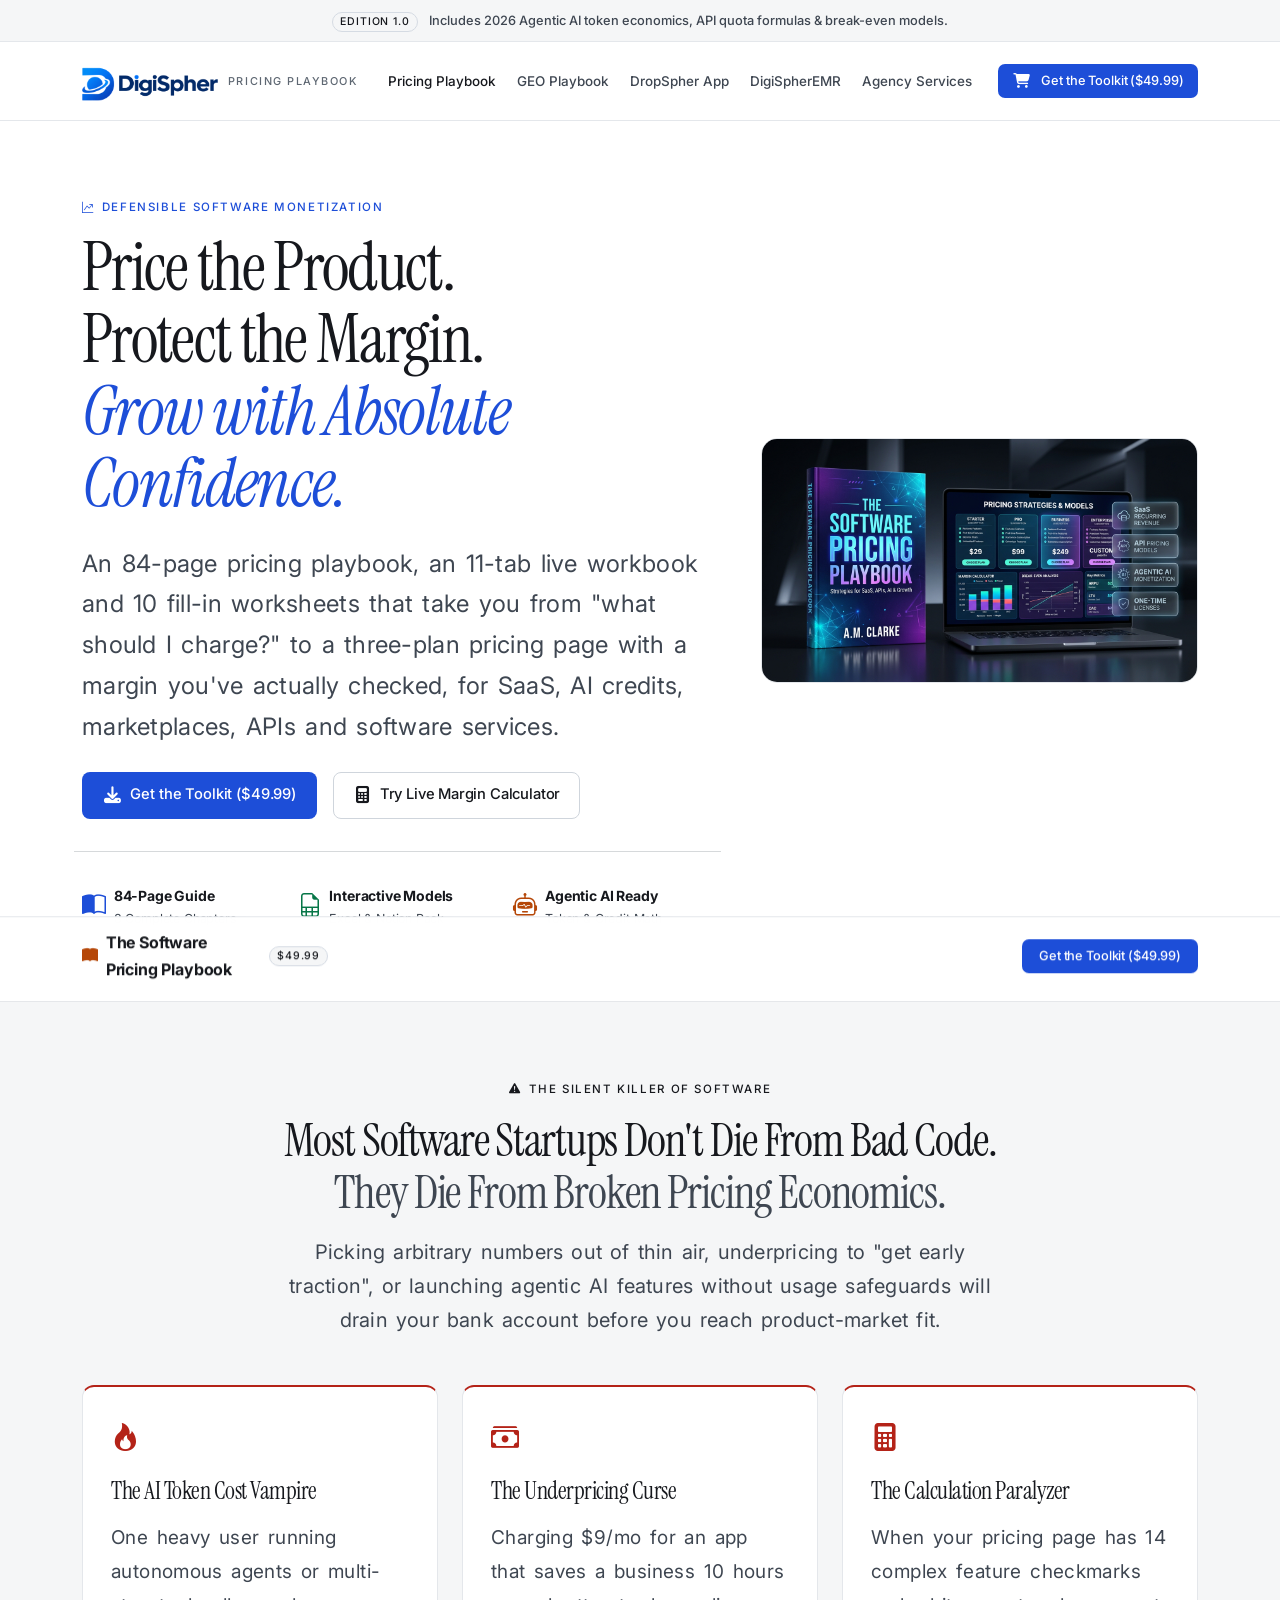
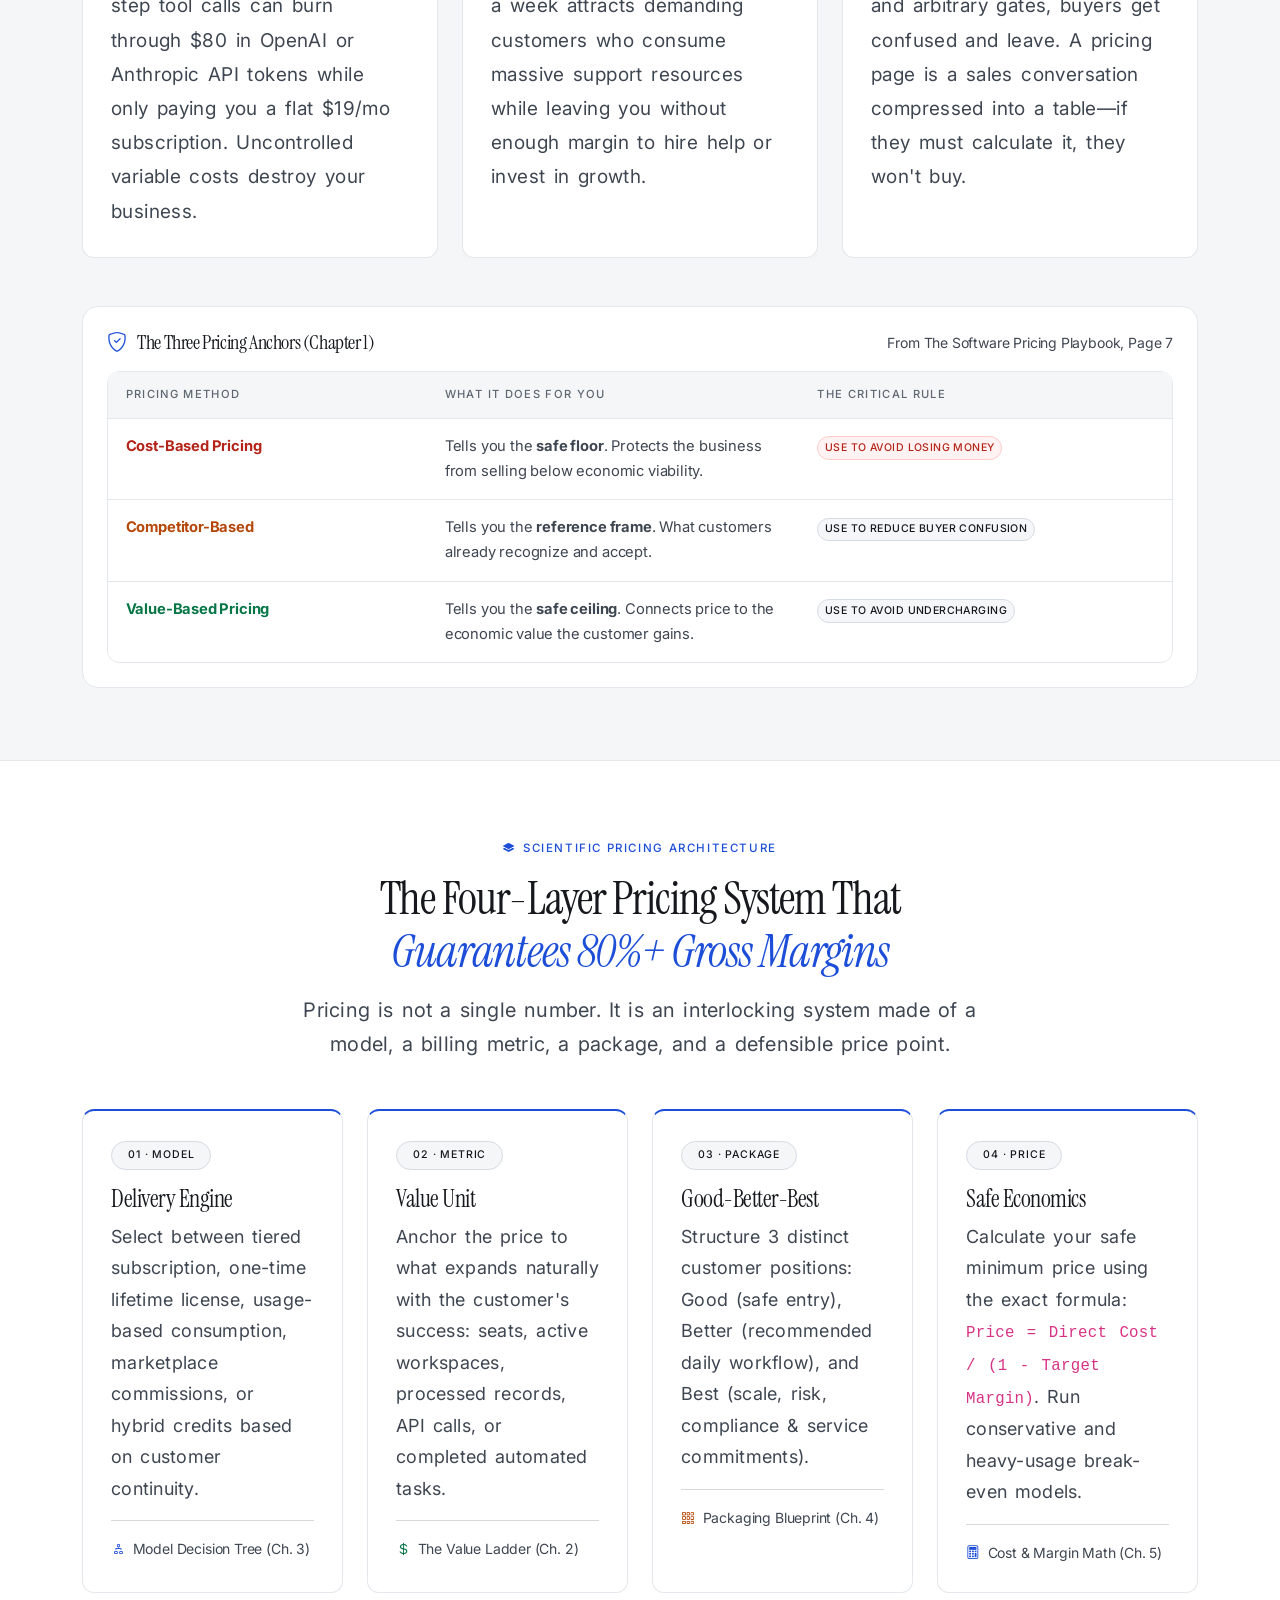
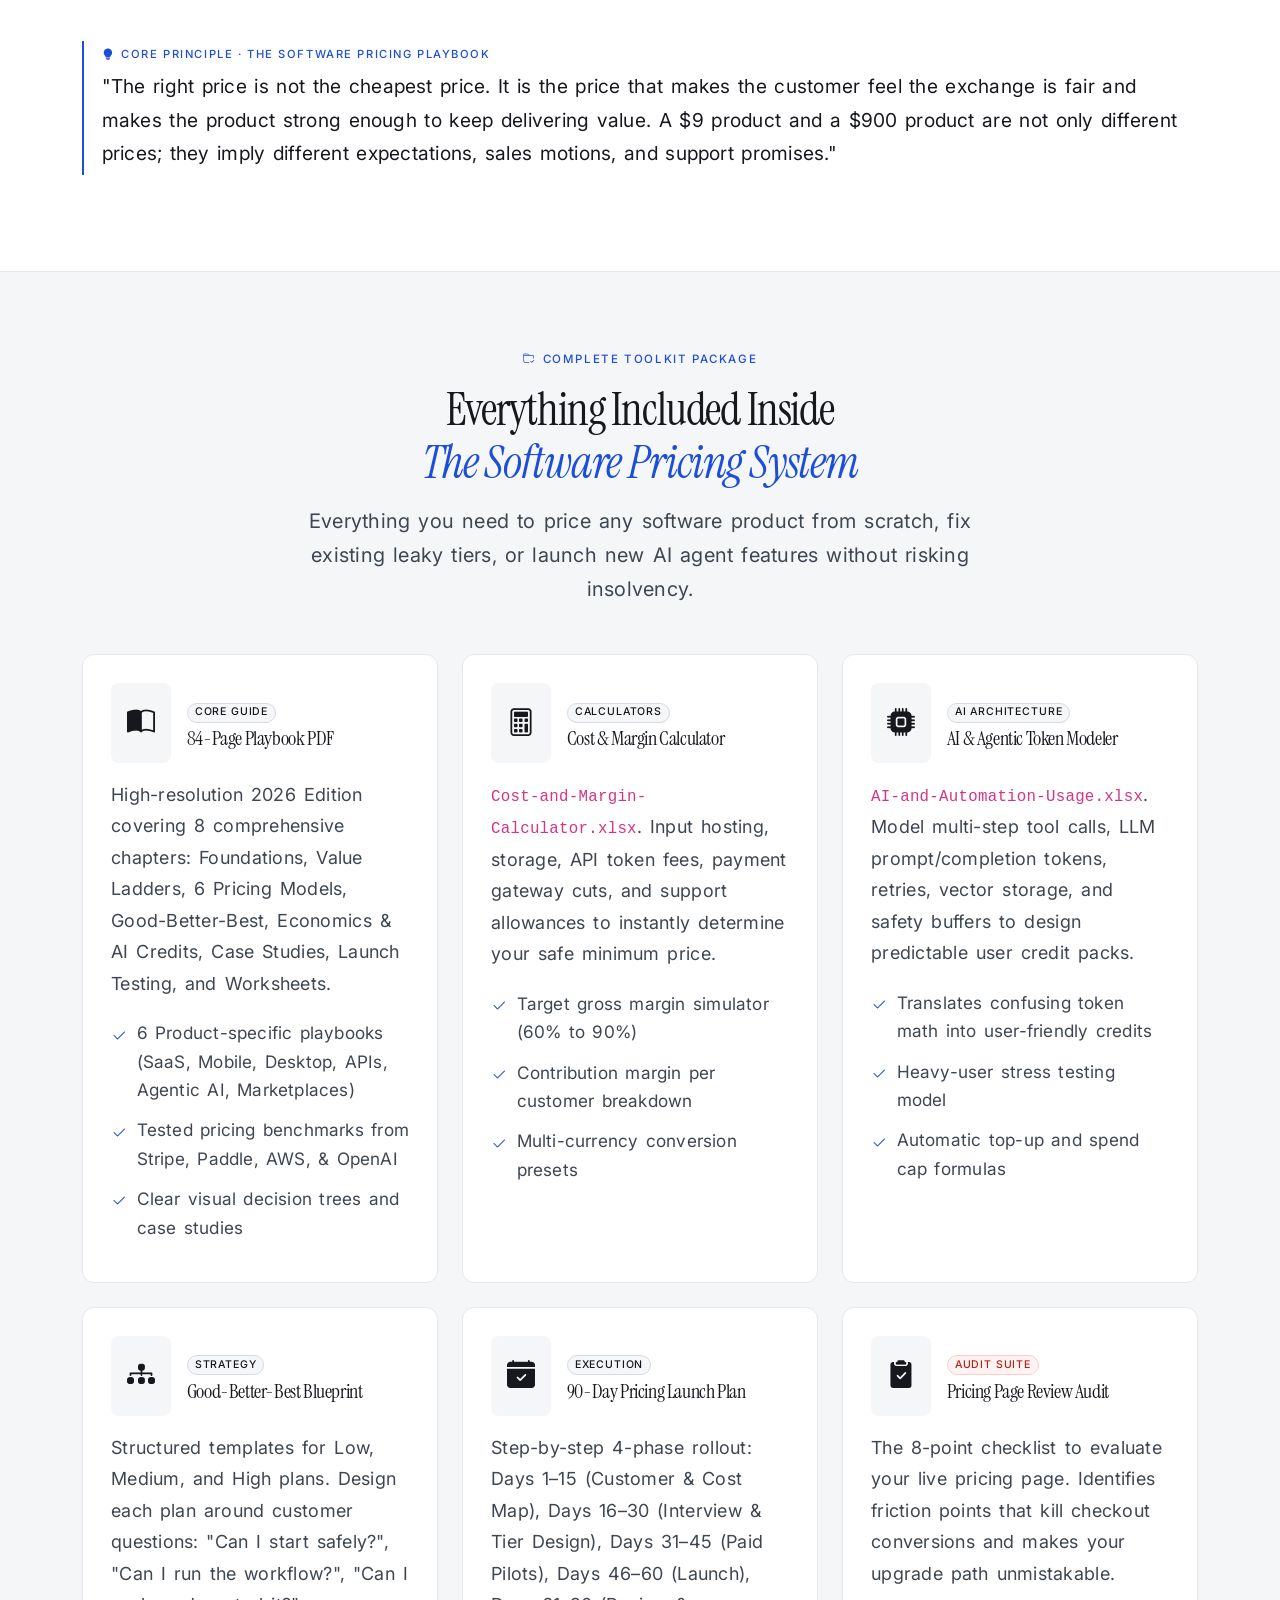
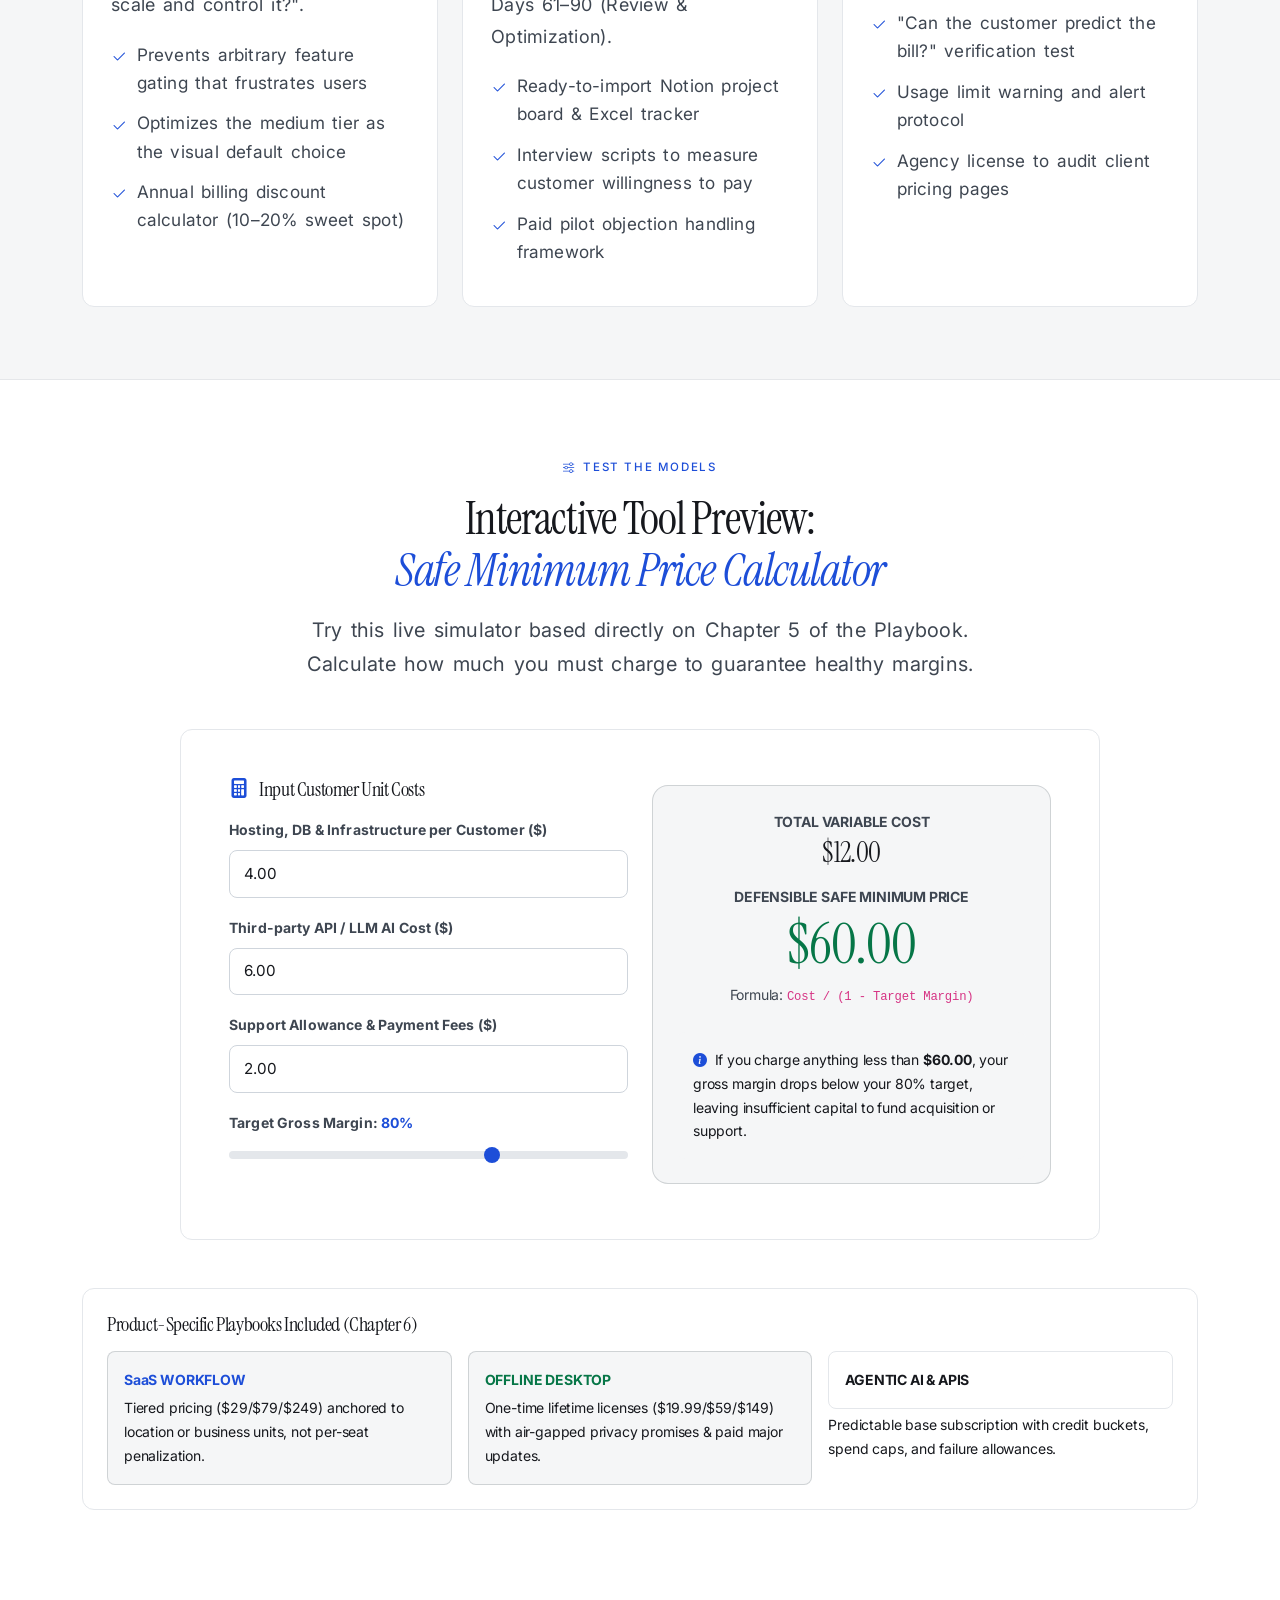
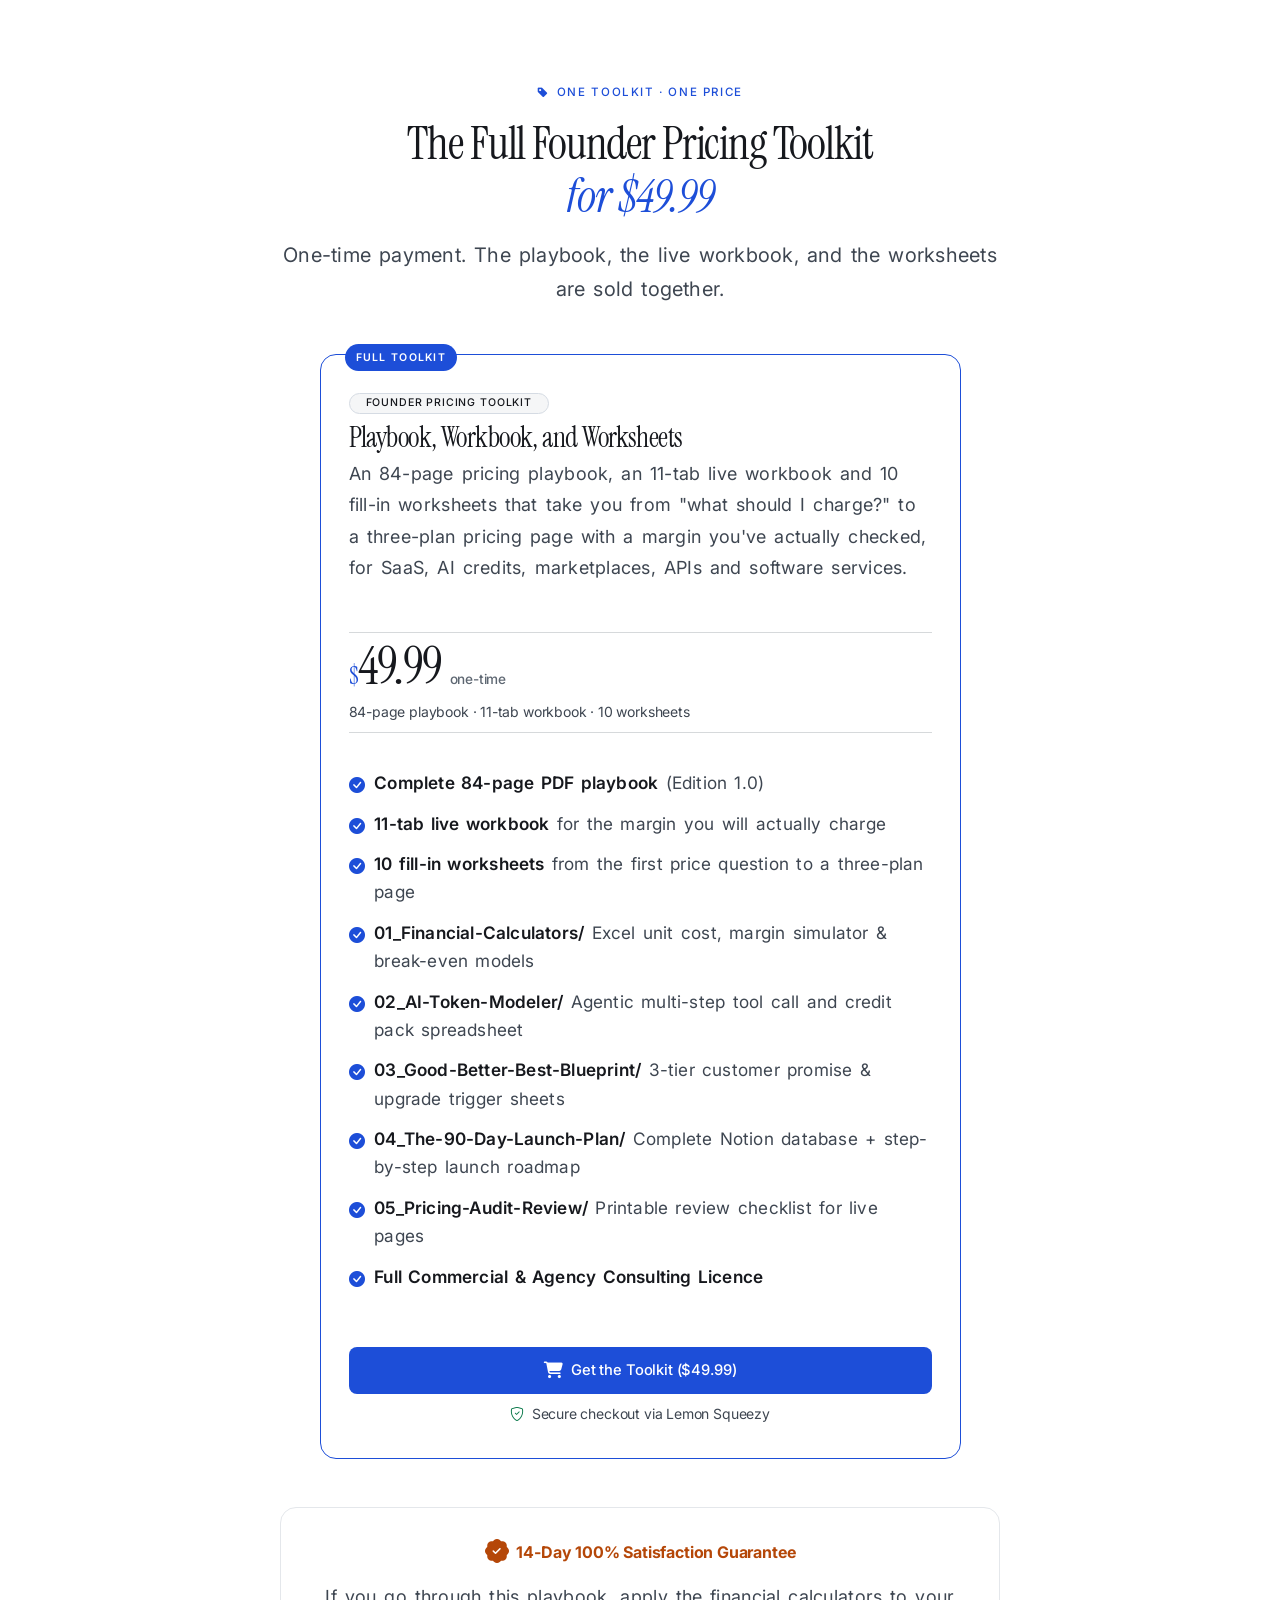
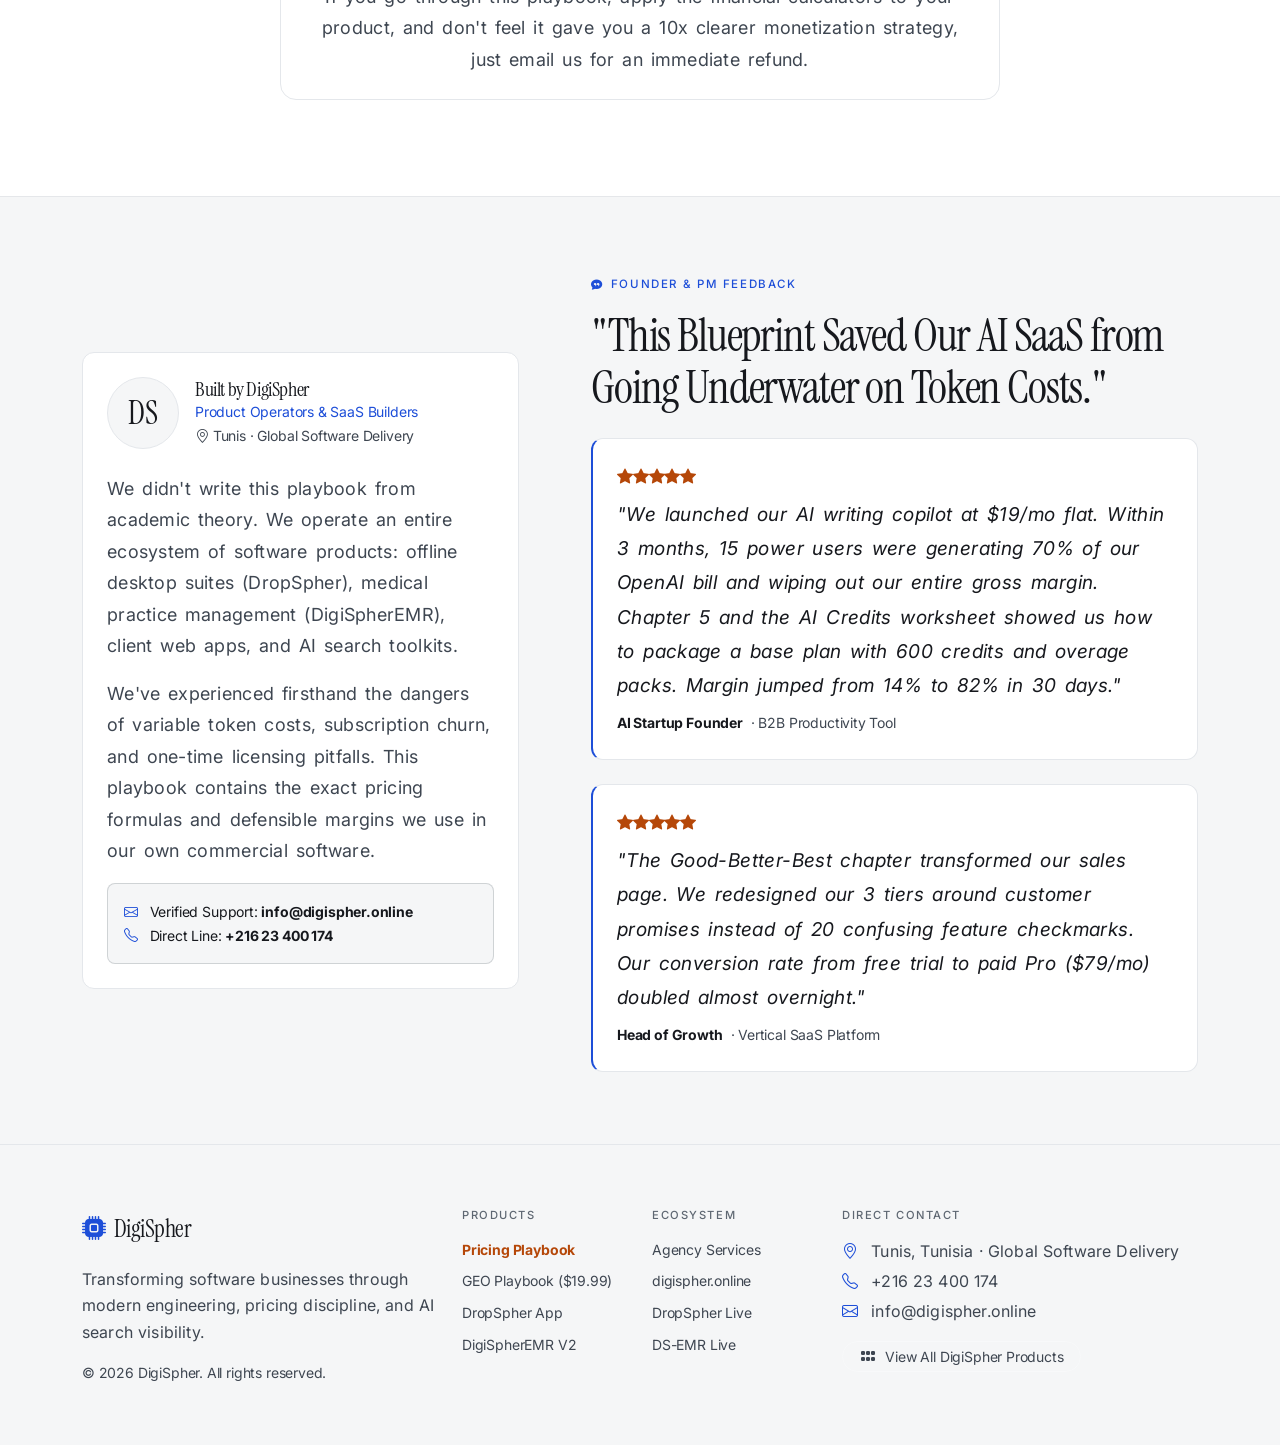
<file: software-pricing.html>
<!DOCTYPE html>
<html lang="en">
<head>
  <meta charset="UTF-8">
  <meta name="viewport" content="width=device-width, initial-scale=1.0">
  <title>The Software Pricing Playbook | DigiSpher</title>
  <meta name="description" content="Price the product. Protect the margin. Grow with confidence. The full founder pricing toolkit: an 84-page playbook, an 11-tab workbook, and 10 worksheets. $49.99.">

  <!-- Open Graph -->
  <meta property="og:title" content="The Software Pricing Playbook — 2026 Edition">
  <meta property="og:description" content="Stop guessing prices. Protect your economics and design winning Good-Better-Best pricing tiers.">
  <meta property="og:image" content="assets/images/pricing-playbook.jpg">
  <meta property="og:type" content="website">

  <!-- Google Fonts: Space Grotesk & Plus Jakarta Sans -->
  <link rel="preconnect" href="https://fonts.googleapis.com">
  <link rel="preconnect" href="https://fonts.gstatic.com" crossorigin>
  <link href="https://fonts.googleapis.com/css2?family=Instrument+Serif:ital@0;1&family=Inter:wght@400;500;600&display=swap" rel="stylesheet">

  <!-- Bootstrap 5.3.3 CSS -->
  <link href="https://cdn.jsdelivr.net/npm/bootstrap@5.3.3/dist/css/bootstrap.min.css" rel="stylesheet">
  <!-- Bootstrap Icons -->
  <link rel="stylesheet" href="https://cdn.jsdelivr.net/npm/bootstrap-icons@1.11.3/font/bootstrap-icons.min.css">
  <link rel="stylesheet" href="https://cdnjs.cloudflare.com/ajax/libs/font-awesome/6.7.2/css/all.min.css">
  <!-- Custom Styles -->
  <link rel="stylesheet" href="assets/css/styles.css">
</head>
<body>

  <!-- Top Announcement Bar -->
  <div class="announce-bar">
    <span class="badge bg-dark text-warning me-2">EDITION 1.0</span> Includes 2026 Agentic AI token economics, API quota formulas & break-even models.
  </div>

  <!-- Main Navigation -->
  <nav class="navbar navbar-expand-lg navbar-custom sticky-top">
    <div class="container">
      <a class="navbar-brand" href="index.html">
        <img src="assets/images/digispher-logo.png" alt="DigiSpher" class="brand-logo" height="40">
        <span class="brand-badge bg-primary">Pricing Playbook</span>
      </a>
      <button class="navbar-toggler text-white border-0" type="button" data-bs-toggle="collapse" data-bs-target="#navMenu">
        <i class="bi bi-list fs-2"></i>
      </button>
      <div class="collapse navbar-collapse" id="navMenu">
        <ul class="navbar-nav ms-auto align-items-lg-center">
          <li class="nav-item"><a class="nav-link text-white fw-bold active" href="software-pricing.html">Pricing Playbook</a></li>
          <li class="nav-item"><a class="nav-link" href="geo-playbook.html">GEO Playbook</a></li>
          <li class="nav-item"><a class="nav-link" href="dropspher.html">DropSpher App</a></li>
          <li class="nav-item"><a class="nav-link" href="ds-emr.html">DigiSpherEMR</a></li>
          <li class="nav-item"><a class="nav-link" href="agency-services.html">Agency Services</a></li>
          <li class="nav-item ms-lg-3">
            <a href="#pricing" class="btn btn-sm btn-ds-primary">
              <i class="fa-solid fa-cart-shopping me-1"></i> Get the Toolkit ($49.99)
            </a>
          </li>
        </ul>
      </div>
    </div>
  </nav>

  <!-- =========================================================================
       1. HEADLINE: Describe the Result, Not Just the Toolkit Name
       ========================================================================= -->
  <header class="hero-section py-5 my-lg-4 position-relative">
    <div class="container position-relative" style="z-index: 2;">
      <div class="row align-items-center g-5">
        <div class="col-lg-7">
          <div class="d-inline-flex mb-3">
            <span class="badge-pill-soft badge-purple-soft">
              <i class="bi bi-graph-up-arrow"></i> Defensible Software Monetization
            </span>
          </div>
          <h1 class="hero-headline mb-4">
            Price the Product. Protect the Margin. <br>
            <span class="gradient-purple">Grow with Absolute Confidence.</span>
          </h1>
          <p class="lead text-light mb-4" style="font-size: 1.25rem; font-weight: 500;">
            An 84-page pricing playbook, an 11-tab live workbook and 10 fill-in worksheets that take you from "what should I charge?" to a three-plan pricing page with a margin you've actually checked, for SaaS, AI credits, marketplaces, APIs and software services.
          </p>
          <div class="d-flex flex-wrap gap-3 mb-5">
            <a href="#pricing" class="btn-ds-primary">
              <i class="fa-solid fa-download"></i> Get the Toolkit ($49.99)
            </a>
            <a href="#preview" class="btn-ds-outline">
              <i class="fa-solid fa-calculator"></i> Try Live Margin Calculator
            </a>
          </div>

          <!-- Proof Badges -->
          <div class="row g-3 pt-3 border-top border-secondary border-opacity-25">
            <div class="col-sm-4 col-6">
              <div class="d-flex align-items-center gap-2">
                <i class="bi bi-book-half text-info fs-4"></i>
                <div>
                  <div class="fw-bold text-white small">84-Page Guide</div>
                  <div class="text-secondary" style="font-size: 0.78rem;">8 Complete Chapters</div>
                </div>
              </div>
            </div>
            <div class="col-sm-4 col-6">
              <div class="d-flex align-items-center gap-2">
                <i class="bi bi-file-earmark-spreadsheet text-success fs-4"></i>
                <div>
                  <div class="fw-bold text-white small">Interactive Models</div>
                  <div class="text-secondary" style="font-size: 0.78rem;">Excel & Notion Pack</div>
                </div>
              </div>
            </div>
            <div class="col-sm-4 col-12">
              <div class="d-flex align-items-center gap-2">
                <i class="bi bi-robot text-warning fs-4"></i>
                <div>
                  <div class="fw-bold text-white small">Agentic AI Ready</div>
                  <div class="text-secondary" style="font-size: 0.78rem;">Token & Credit Math</div>
                </div>
              </div>
            </div>
          </div>
        </div>

        <div class="col-lg-5">
          <div class="hero-visual-frame">
            <img src="assets/images/pricing-playbook.jpg" alt="The Software Pricing Playbook 3D Mockup" class="img-fluid">
          </div>
        </div>
      </div>
    </div>
  </header>

  <!-- =========================================================================
       2. PROBLEM: Show You Understand the Founder's Struggle
       ========================================================================= -->
  <section class="py-5 bg-black bg-opacity-40 border-top border-bottom border-secondary border-opacity-10">
    <div class="container py-lg-4">
      <div class="text-center max-w-700 mx-auto mb-5">
        <span class="badge-pill-soft text-danger border-danger border-opacity-25 bg-danger bg-opacity-10 mb-3">
          <i class="bi bi-exclamation-triangle-fill"></i> The Silent Killer of Software
        </span>
        <h2 class="section-headline">
          Most Software Startups Don't Die From Bad Code. <br>
          <span class="text-secondary">They Die From Broken Pricing Economics.</span>
        </h2>
        <p class="text-muted mt-3 fs-5">
          Picking arbitrary numbers out of thin air, underpricing to "get early traction", or launching agentic AI features without usage safeguards will drain your bank account before you reach product-market fit.
        </p>
      </div>

      <div class="row g-4">
        <div class="col-md-4">
          <div class="ds-card ds-card-problem h-100">
            <div class="text-danger mb-3 fs-3"><i class="bi bi-fire"></i></div>
            <h3 class="h4 text-white fw-bold mb-3">The AI Token Cost Vampire</h3>
            <p class="text-muted mb-0">
              One heavy user running autonomous agents or multi-step tool calls can burn through $80 in OpenAI or Anthropic API tokens while only paying you a flat $19/mo subscription. Uncontrolled variable costs destroy your business.
            </p>
          </div>
        </div>
        <div class="col-md-4">
          <div class="ds-card ds-card-problem h-100">
            <div class="text-danger mb-3 fs-3"><i class="bi bi-cash-stack"></i></div>
            <h3 class="h4 text-white fw-bold mb-3">The Underpricing Curse</h3>
            <p class="text-muted mb-0">
              Charging $9/mo for an app that saves a business 10 hours a week attracts demanding customers who consume massive support resources while leaving you without enough margin to hire help or invest in growth.
            </p>
          </div>
        </div>
        <div class="col-md-4">
          <div class="ds-card ds-card-problem h-100">
            <div class="text-danger mb-3 fs-3"><i class="bi bi-calculator-fill"></i></div>
            <h3 class="h4 text-white fw-bold mb-3">The Calculation Paralyzer</h3>
            <p class="text-muted mb-0">
              When your pricing page has 14 complex feature checkmarks and arbitrary gates, buyers get confused and leave. A pricing page is a sales conversation compressed into a table—if they must calculate it, they won't buy.
            </p>
          </div>
        </div>
      </div>

      <!-- Decision Matrix Callout -->
      <div class="mt-5 p-4 rounded-4" style="background: rgba(14, 19, 31, 0.9); border: 1px solid var(--ds-border);">
        <div class="d-flex flex-column flex-md-row justify-content-between align-items-md-center mb-3">
          <h4 class="h5 text-white mb-2 mb-md-0 fw-bold">
            <i class="bi bi-shield-check text-info me-2"></i> The Three Pricing Anchors (Chapter 1)
          </h4>
          <span class="text-secondary small">From The Software Pricing Playbook, Page 7</span>
        </div>
        <div class="table-responsive">
          <table class="table-ds">
            <thead>
              <tr>
                <th style="width: 30%;">Pricing Method</th>
                <th style="width: 35%;">What It Does For You</th>
                <th style="width: 35%;">The Critical Rule</th>
              </tr>
            </thead>
            <tbody>
              <tr>
                <td><strong class="text-danger">Cost-Based Pricing</strong></td>
                <td>Tells you the <strong>safe floor</strong>. Protects the business from selling below economic viability.</td>
                <td><span class="badge bg-danger bg-opacity-25 text-danger">Use to avoid losing money</span></td>
              </tr>
              <tr>
                <td><strong class="text-warning">Competitor-Based</strong></td>
                <td>Tells you the <strong>reference frame</strong>. What customers already recognize and accept.</td>
                <td><span class="badge bg-warning bg-opacity-25 text-warning">Use to reduce buyer confusion</span></td>
              </tr>
              <tr>
                <td><strong class="text-success">Value-Based Pricing</strong></td>
                <td>Tells you the <strong>safe ceiling</strong>. Connects price to the economic value the customer gains.</td>
                <td><span class="badge bg-success bg-opacity-25 text-success">Use to avoid undercharging</span></td>
              </tr>
            </tbody>
          </table>
        </div>
      </div>
    </div>
  </section>

  <!-- =========================================================================
       3. SOLUTION: The Four-Layer Pricing System
       ========================================================================= -->
  <section class="py-5" id="solution">
    <div class="container py-lg-4">
      <div class="text-center max-w-700 mx-auto mb-5">
        <span class="badge-pill-soft badge-emerald-soft mb-3">
          <i class="bi bi-layers-fill"></i> Scientific Pricing Architecture
        </span>
        <h2 class="section-headline">
          The Four-Layer Pricing System That <br>
          <span class="gradient-emerald">Guarantees 80%+ Gross Margins</span>
        </h2>
        <p class="text-muted mt-3 fs-5">
          Pricing is not a single number. It is an interlocking system made of a model, a billing metric, a package, and a defensible price point.
        </p>
      </div>

      <div class="row g-4">
        <div class="col-lg-3 col-md-6">
          <div class="ds-card ds-card-solution h-100">
            <div class="badge bg-info bg-opacity-25 text-info fw-bold mb-3 px-3 py-2 rounded-pill">01 · MODEL</div>
            <h3 class="h4 text-white fw-bold mb-2">Delivery Engine</h3>
            <p class="text-muted small">
              Select between tiered subscription, one-time lifetime license, usage-based consumption, marketplace commissions, or hybrid credits based on customer continuity.
            </p>
            <div class="mt-3 text-secondary small pt-3 border-top border-secondary border-opacity-25">
              <i class="bi bi-diagram-2 text-info me-1"></i> Model Decision Tree (Ch. 3)
            </div>
          </div>
        </div>

        <div class="col-lg-3 col-md-6">
          <div class="ds-card ds-card-solution h-100">
            <div class="badge bg-success bg-opacity-25 text-success fw-bold mb-3 px-3 py-2 rounded-pill">02 · METRIC</div>
            <h3 class="h4 text-white fw-bold mb-2">Value Unit</h3>
            <p class="text-muted small">
              Anchor the price to what expands naturally with the customer's success: seats, active workspaces, processed records, API calls, or completed automated tasks.
            </p>
            <div class="mt-3 text-secondary small pt-3 border-top border-secondary border-opacity-25">
              <i class="bi bi-currency-dollar text-success me-1"></i> The Value Ladder (Ch. 2)
            </div>
          </div>
        </div>

        <div class="col-lg-3 col-md-6">
          <div class="ds-card ds-card-solution h-100">
            <div class="badge bg-warning bg-opacity-25 text-warning fw-bold mb-3 px-3 py-2 rounded-pill">03 · PACKAGE</div>
            <h3 class="h4 text-white fw-bold mb-2">Good-Better-Best</h3>
            <p class="text-muted small">
              Structure 3 distinct customer positions: Good (safe entry), Better (recommended daily workflow), and Best (scale, risk, compliance & service commitments).
            </p>
            <div class="mt-3 text-secondary small pt-3 border-top border-secondary border-opacity-25">
              <i class="bi bi-grid-3x3-gap text-warning me-1"></i> Packaging Blueprint (Ch. 4)
            </div>
          </div>
        </div>

        <div class="col-lg-3 col-md-6">
          <div class="ds-card ds-card-solution h-100">
            <div class="badge bg-primary bg-opacity-25 text-primary fw-bold mb-3 px-3 py-2 rounded-pill">04 · PRICE</div>
            <h3 class="h4 text-white fw-bold mb-2">Safe Economics</h3>
            <p class="text-muted small">
              Calculate your safe minimum price using the exact formula: <code>Price = Direct Cost / (1 - Target Margin)</code>. Run conservative and heavy-usage break-even models.
            </p>
            <div class="mt-3 text-secondary small pt-3 border-top border-secondary border-opacity-25">
              <i class="bi bi-calculator text-primary me-1"></i> Cost & Margin Math (Ch. 5)
            </div>
          </div>
        </div>
      </div>

      <!-- Core Formula Callout -->
      <div class="bluf-box mt-5">
        <div class="bluf-title">
          <i class="bi bi-lightbulb-fill"></i> Core Principle · The Software Pricing Playbook
        </div>
        <p class="bluf-text">
          "The right price is not the cheapest price. It is the price that makes the customer feel the exchange is fair and makes the product strong enough to keep delivering value. A $9 product and a $900 product are not only different prices; they imply different expectations, sales motions, and support promises."
        </p>
      </div>
    </div>
  </section>

  <!-- =========================================================================
       4. WHAT'S INCLUDED: Show Actual Templates, Worksheets & Files
       ========================================================================= -->
  <section class="py-5 bg-black bg-opacity-50 border-top border-bottom border-secondary border-opacity-10" id="whats-included">
    <div class="container py-lg-4">
      <div class="text-center max-w-700 mx-auto mb-5">
        <span class="badge-pill-soft mb-3">
          <i class="bi bi-folder-check"></i> Complete Toolkit Package
        </span>
        <h2 class="section-headline">
          Everything Included Inside <br>
          <span class="gradient-text">The Software Pricing System</span>
        </h2>
        <p class="text-muted mt-3 fs-5">
          Everything you need to price any software product from scratch, fix existing leaky tiers, or launch new AI agent features without risking insolvency.
        </p>
      </div>

      <div class="row g-4">
        <!-- Item 1 -->
        <div class="col-lg-4 col-md-6">
          <div class="ds-card h-100">
            <div class="d-flex align-items-center gap-3 mb-3">
              <div class="p-3 rounded-3 bg-purple-soft text-purple fs-3" style="color: #c084fc;">
                <i class="bi bi-book-half"></i>
              </div>
              <div>
                <span class="badge bg-secondary text-white fw-bold">CORE GUIDE</span>
                <h4 class="h5 text-white mb-0 mt-1">84-Page Playbook PDF</h4>
              </div>
            </div>
            <p class="text-muted small">
              High-resolution 2026 Edition covering 8 comprehensive chapters: Foundations, Value Ladders, 6 Pricing Models, Good-Better-Best, Economics & AI Credits, Case Studies, Launch Testing, and Worksheets.
            </p>
            <ul class="feature-list small mb-0">
              <li><i class="bi bi-check2"></i> 6 Product-specific playbooks (SaaS, Mobile, Desktop, APIs, Agentic AI, Marketplaces)</li>
              <li><i class="bi bi-check2"></i> Tested pricing benchmarks from Stripe, Paddle, AWS, & OpenAI</li>
              <li><i class="bi bi-check2"></i> Clear visual decision trees and case studies</li>
            </ul>
          </div>
        </div>

        <!-- Item 2 -->
        <div class="col-lg-4 col-md-6">
          <div class="ds-card h-100">
            <div class="d-flex align-items-center gap-3 mb-3">
              <div class="p-3 rounded-3 bg-success bg-opacity-10 text-success fs-3">
                <i class="bi bi-calculator"></i>
              </div>
              <div>
                <span class="badge bg-success text-dark fw-bold">CALCULATORS</span>
                <h4 class="h5 text-white mb-0 mt-1">Cost & Margin Calculator</h4>
              </div>
            </div>
            <p class="text-muted small">
              <code>Cost-and-Margin-Calculator.xlsx</code>. Input hosting, storage, API token fees, payment gateway cuts, and support allowances to instantly determine your safe minimum price.
            </p>
            <ul class="feature-list emerald small mb-0">
              <li><i class="bi bi-check2"></i> Target gross margin simulator (60% to 90%)</li>
              <li><i class="bi bi-check2"></i> Contribution margin per customer breakdown</li>
              <li><i class="bi bi-check2"></i> Multi-currency conversion presets</li>
            </ul>
          </div>
        </div>

        <!-- Item 3 -->
        <div class="col-lg-4 col-md-6">
          <div class="ds-card h-100">
            <div class="d-flex align-items-center gap-3 mb-3">
              <div class="p-3 rounded-3 bg-warning bg-opacity-10 text-warning fs-3">
                <i class="bi bi-cpu-fill"></i>
              </div>
              <div>
                <span class="badge bg-warning text-dark fw-bold">AI ARCHITECTURE</span>
                <h4 class="h5 text-white mb-0 mt-1">AI & Agentic Token Modeler</h4>
              </div>
            </div>
            <p class="text-muted small">
              <code>AI-and-Automation-Usage.xlsx</code>. Model multi-step tool calls, LLM prompt/completion tokens, retries, vector storage, and safety buffers to design predictable user credit packs.
            </p>
            <ul class="feature-list small mb-0">
              <li><i class="bi bi-check2"></i> Translates confusing token math into user-friendly credits</li>
              <li><i class="bi bi-check2"></i> Heavy-user stress testing model</li>
              <li><i class="bi bi-check2"></i> Automatic top-up and spend cap formulas</li>
            </ul>
          </div>
        </div>

        <!-- Item 4 -->
        <div class="col-lg-4 col-md-6">
          <div class="ds-card h-100">
            <div class="d-flex align-items-center gap-3 mb-3">
              <div class="p-3 rounded-3 bg-info bg-opacity-10 text-info fs-3">
                <i class="bi bi-diagram-3-fill"></i>
              </div>
              <div>
                <span class="badge bg-info text-dark fw-bold">STRATEGY</span>
                <h4 class="h5 text-white mb-0 mt-1">Good-Better-Best Blueprint</h4>
              </div>
            </div>
            <p class="text-muted small">
              Structured templates for Low, Medium, and High plans. Design each plan around customer questions: "Can I start safely?", "Can I run the workflow?", "Can I scale and control it?".
            </p>
            <ul class="feature-list small mb-0">
              <li><i class="bi bi-check2"></i> Prevents arbitrary feature gating that frustrates users</li>
              <li><i class="bi bi-check2"></i> Optimizes the medium tier as the visual default choice</li>
              <li><i class="bi bi-check2"></i> Annual billing discount calculator (10–20% sweet spot)</li>
            </ul>
          </div>
        </div>

        <!-- Item 5 -->
        <div class="col-lg-4 col-md-6">
          <div class="ds-card h-100">
            <div class="d-flex align-items-center gap-3 mb-3">
              <div class="p-3 rounded-3 bg-primary bg-opacity-10 text-primary fs-3">
                <i class="bi bi-calendar-check-fill"></i>
              </div>
              <div>
                <span class="badge bg-primary text-white fw-bold">EXECUTION</span>
                <h4 class="h5 text-white mb-0 mt-1">90-Day Pricing Launch Plan</h4>
              </div>
            </div>
            <p class="text-muted small">
              Step-by-step 4-phase rollout: Days 1–15 (Customer & Cost Map), Days 16–30 (Interview & Tier Design), Days 31–45 (Paid Pilots), Days 46–60 (Launch), Days 61–90 (Review & Optimization).
            </p>
            <ul class="feature-list small mb-0">
              <li><i class="bi bi-check2"></i> Ready-to-import Notion project board & Excel tracker</li>
              <li><i class="bi bi-check2"></i> Interview scripts to measure customer willingness to pay</li>
              <li><i class="bi bi-check2"></i> Paid pilot objection handling framework</li>
            </ul>
          </div>
        </div>

        <!-- Item 6 -->
        <div class="col-lg-4 col-md-6">
          <div class="ds-card h-100">
            <div class="d-flex align-items-center gap-3 mb-3">
              <div class="p-3 rounded-3 bg-danger bg-opacity-10 text-danger fs-3">
                <i class="bi bi-clipboard2-check-fill"></i>
              </div>
              <div>
                <span class="badge bg-danger text-white fw-bold">AUDIT SUITE</span>
                <h4 class="h5 text-white mb-0 mt-1">Pricing Page Review Audit</h4>
              </div>
            </div>
            <p class="text-muted small">
              The 8-point checklist to evaluate your live pricing page. Identifies friction points that kill checkout conversions and makes your upgrade path unmistakable.
            </p>
            <ul class="feature-list small mb-0">
              <li><i class="bi bi-check2"></i> "Can the customer predict the bill?" verification test</li>
              <li><i class="bi bi-check2"></i> Usage limit warning and alert protocol</li>
              <li><i class="bi bi-check2"></i> Agency license to audit client pricing pages</li>
            </ul>
          </div>
        </div>
      </div>
    </div>
  </section>

  <!-- =========================================================================
       5. PREVIEW: Interactive Demonstration
       ========================================================================= -->
  <section class="py-5" id="preview">
    <div class="container py-lg-4">
      <div class="text-center max-w-700 mx-auto mb-5">
        <span class="badge-pill-soft badge-purple-soft mb-3">
          <i class="bi bi-sliders"></i> Test The Models
        </span>
        <h2 class="section-headline">
          Interactive Tool Preview: <br>
          <span class="gradient-purple">Safe Minimum Price Calculator</span>
        </h2>
        <p class="text-muted mt-3 fs-5">
          Try this live simulator based directly on Chapter 5 of the Playbook. Calculate how much you must charge to guarantee healthy margins.
        </p>
      </div>

      <!-- Live Interactive Calculator Card -->
      <div class="ds-card p-4 p-md-5 max-w-900 mx-auto">
        <div class="row g-4 align-items-center">
          <div class="col-lg-6">
            <h4 class="h5 text-white fw-bold mb-3">
              <i class="bi bi-calculator-fill text-info me-2"></i> Input Customer Unit Costs
            </h4>
            
            <div class="mb-3">
              <label class="form-label text-secondary small fw-bold">Hosting, DB & Infrastructure per Customer ($)</label>
              <input type="number" id="calcHosting" class="form-control bg-dark text-white border-secondary border-opacity-25" value="4.00" step="0.5">
            </div>

            <div class="mb-3">
              <label class="form-label text-secondary small fw-bold">Third-party API / LLM AI Cost ($)</label>
              <input type="number" id="calcApi" class="form-control bg-dark text-white border-secondary border-opacity-25" value="6.00" step="0.5">
            </div>

            <div class="mb-3">
              <label class="form-label text-secondary small fw-bold">Support Allowance & Payment Fees ($)</label>
              <input type="number" id="calcSupport" class="form-control bg-dark text-white border-secondary border-opacity-25" value="2.00" step="0.5">
            </div>

            <div class="mb-3">
              <label class="form-label text-secondary small fw-bold">Target Gross Margin: <span id="marginLabel" class="text-info fw-bold">80%</span></label>
              <input type="range" id="calcMargin" class="form-range" min="50" max="95" value="80">
            </div>
          </div>

          <div class="col-lg-6">
            <div class="p-4 rounded-4 bg-dark border border-secondary border-opacity-25 text-center">
              <div class="text-secondary small fw-bold text-uppercase mb-1">Total Variable Cost</div>
              <div class="h3 text-light mb-3" id="calcTotalCost">$12.00</div>

              <div class="text-secondary small fw-bold text-uppercase mb-1">Defensible Safe Minimum Price</div>
              <div class="display-4 text-success fw-bold mb-2" id="calcSafePrice">$60.00</div>
              <div class="text-muted small mb-4">Formula: <code>Cost / (1 - Target Margin)</code></div>

              <div class="p-3 rounded-3 bg-black bg-opacity-40 text-start small text-secondary">
                <i class="bi bi-info-circle-fill text-info me-1"></i> If you charge anything less than <strong class="text-white" id="calcFloorPrice">$60.00</strong>, your gross margin drops below your 80% target, leaving insufficient capital to fund acquisition or support.
              </div>
            </div>
          </div>
        </div>
      </div>

      <!-- Case Studies Table Preview -->
      <div class="mt-5 ds-card p-4">
        <h4 class="h5 text-white fw-bold mb-3">Product-Specific Playbooks Included (Chapter 6)</h4>
        <div class="row g-3">
          <div class="col-md-4 col-sm-6">
            <div class="p-3 rounded-3 bg-dark border border-secondary border-opacity-25">
              <div class="text-info small fw-bold">SaaS WORKFLOW</div>
              <div class="text-light small mt-1">Tiered pricing ($29/$79/$249) anchored to location or business units, not per-seat penalization.</div>
            </div>
          </div>
          <div class="col-md-4 col-sm-6">
            <div class="p-3 rounded-3 bg-dark border border-secondary border-opacity-25">
              <div class="text-success small fw-bold">OFFLINE DESKTOP</div>
              <div class="text-light small mt-1">One-time lifetime licenses ($19.99/$59/$149) with air-gapped privacy promises & paid major updates.</div>
            </div>
          </div>
          <div class="col-md-4 col-sm-6">
            <div class="p-3 rounded-3 bg-warning small fw-bold">AGENTIC AI & APIS</div>
            <div class="text-light small mt-1">Predictable base subscription with credit buckets, spend caps, and failure allowances.</div>
          </div>
        </div>
      </div>
    </div>
  </section>

  <!-- =========================================================================
       6. PRICE AND CTA: Full toolkit only, Lemon Squeezy
       ========================================================================= -->
  <section class="py-5 my-lg-4" id="pricing">
    <div class="container py-lg-4">
      <div class="text-center max-w-700 mx-auto mb-5">
        <span class="badge-pill-soft badge-emerald-soft mb-3">
          <i class="bi bi-tag-fill"></i> One Toolkit · One Price
        </span>
        <h2 class="section-headline">
          The Full Founder Pricing Toolkit <br>
          <span class="gradient-emerald">for $49.99</span>
        </h2>
        <p class="text-muted mt-3 fs-5">
          One-time payment. The playbook, the live workbook, and the worksheets are sold together.
        </p>
      </div>

      <div class="row g-4 justify-content-center align-items-stretch">
        
        <div class="col-lg-7 col-md-9">
          <div class="pricing-card featured">
            <div class="pricing-badge-popular">FULL TOOLKIT</div>
            <div class="mb-3">
              <span class="badge bg-purple-soft text-purple fw-bold px-3 py-1 rounded-pill" style="color: #c084fc;">FOUNDER PRICING TOOLKIT</span>
              <h3 class="h3 text-white fw-bold mt-2 mb-1">Playbook, Workbook, and Worksheets</h3>
              <p class="text-muted small">An 84-page pricing playbook, an 11-tab live workbook and 10 fill-in worksheets that take you from "what should I charge?" to a three-plan pricing page with a margin you've actually checked, for SaaS, AI credits, marketplaces, APIs and software services.</p>
            </div>

            <div class="my-3 py-2 border-top border-bottom border-secondary border-opacity-25">
              <div class="d-flex align-items-baseline">
                <span class="price-currency">$</span>
                <span class="price-val">49.99</span>
                <span class="price-period ms-2">one-time</span>
              </div>
              <div class="text-secondary small mt-1">84-page playbook · 11-tab workbook · 10 worksheets</div>
            </div>

            <ul class="feature-list emerald flex-grow-1">
              <li><i class="bi bi-check-circle-fill"></i> <strong>Complete 84-page PDF playbook</strong> (Edition 1.0)</li>
              <li><i class="bi bi-check-circle-fill"></i> <strong>11-tab live workbook</strong> for the margin you will actually charge</li>
              <li><i class="bi bi-check-circle-fill"></i> <strong>10 fill-in worksheets</strong> from the first price question to a three-plan page</li>
              <li><i class="bi bi-check-circle-fill"></i> <strong>01_Financial-Calculators/</strong> Excel unit cost, margin simulator & break-even models</li>
              <li><i class="bi bi-check-circle-fill"></i> <strong>02_AI-Token-Modeler/</strong> Agentic multi-step tool call and credit pack spreadsheet</li>
              <li><i class="bi bi-check-circle-fill"></i> <strong>03_Good-Better-Best-Blueprint/</strong> 3-tier customer promise & upgrade trigger sheets</li>
              <li><i class="bi bi-check-circle-fill"></i> <strong>04_The-90-Day-Launch-Plan/</strong> Complete Notion database + step-by-step launch roadmap</li>
              <li><i class="bi bi-check-circle-fill"></i> <strong>05_Pricing-Audit-Review/</strong> Printable review checklist for live pages</li>
              <li><i class="bi bi-check-circle-fill"></i> <strong>Full Commercial & Agency Consulting Licence</strong></li>
            </ul>

            <div class="mt-4">
              <a href="https://digispher.lemonsqueezy.com/checkout/buy/07f94779-2062-4583-86ac-64832c6af1d7" target="_blank" rel="noopener noreferrer" class="btn-ds-gumroad">
                <i class="fa-solid fa-cart-shopping"></i> Get the Toolkit ($49.99)
              </a>
              <div class="text-center text-secondary small mt-2">
                <i class="bi bi-shield-check text-success me-1"></i> Secure checkout via Lemon Squeezy
              </div>
            </div>
          </div>
        </div>

      </div>

      <!-- Guarantee callout -->
      <div class="max-w-700 mx-auto text-center mt-5 p-4 rounded-4" style="background: rgba(255, 255, 255, 0.02); border: 1px solid var(--ds-border);">
        <div class="d-flex justify-content-center align-items-center gap-2 mb-2 text-warning">
          <i class="bi bi-patch-check-fill fs-4"></i>
          <span class="fw-bold">14-Day 100% Satisfaction Guarantee</span>
        </div>
        <p class="text-secondary small mb-0">
          If you go through this playbook, apply the financial calculators to your product, and don't feel it gave you a 10x clearer monetization strategy, just email us for an immediate refund.
        </p>
      </div>
    </div>
  </section>

  <!-- =========================================================================
       7. TRUST: Author Background, Development Story & Genuine Feedback
       ========================================================================= -->
  <section class="py-5 bg-black bg-opacity-40 border-top border-secondary border-opacity-10" id="trust">
    <div class="container py-lg-4">
      <div class="row align-items-center g-5">
        <div class="col-lg-5">
          <div class="ds-card p-4">
            <div class="d-flex align-items-center gap-3 mb-4">
              <div class="rounded-circle bg-purple-soft d-flex align-items-center justify-content-center text-purple fw-bold fs-2" style="width: 72px; height: 72px; border: 2px solid #a855f7; color: #c084fc;">
                DS
              </div>
              <div>
                <h4 class="h5 text-white mb-0 fw-bold">Built by DigiSpher</h4>
                <div class="text-info small">Product Operators & SaaS Builders</div>
                <div class="text-muted small"><i class="bi bi-geo-alt me-1"></i>Tunis · Global Software Delivery</div>
              </div>
            </div>
            <p class="text-secondary small mb-3">
              We didn't write this playbook from academic theory. We operate an entire ecosystem of software products: offline desktop suites (DropSpher), medical practice management (DigiSpherEMR), client web apps, and AI search toolkits.
            </p>
            <p class="text-secondary small mb-3">
              We've experienced firsthand the dangers of variable token costs, subscription churn, and one-time licensing pitfalls. This playbook contains the exact pricing formulas and defensible margins we use in our own commercial software.
            </p>
            <div class="p-3 rounded-3 bg-dark bg-opacity-60 border border-secondary border-opacity-25 small text-light">
              <i class="bi bi-envelope text-info me-2"></i> Verified Support: <strong>info@digispher.online</strong><br>
              <i class="bi bi-telephone text-info me-2"></i> Direct Line: <strong>+216 23 400 174</strong>
            </div>
          </div>
        </div>

        <div class="col-lg-7">
          <div class="ps-lg-4">
            <span class="badge-pill-soft mb-3">
              <i class="bi bi-chat-quote-fill"></i> Founder & PM Feedback
            </span>
            <h2 class="section-headline mb-4">
              "This Blueprint Saved Our AI SaaS from Going Underwater on Token Costs."
            </h2>
            
            <div class="row g-4">
              <div class="col-12">
                <div class="p-4 rounded-4" style="background: var(--ds-bg-card); border-left: 4px solid #a855f7;">
                  <div class="d-flex text-warning mb-2">
                    <i class="bi bi-star-fill"></i><i class="bi bi-star-fill"></i><i class="bi bi-star-fill"></i><i class="bi bi-star-fill"></i><i class="bi bi-star-fill"></i>
                  </div>
                  <p class="text-light mb-2 fst-italic">
                    "We launched our AI writing copilot at $19/mo flat. Within 3 months, 15 power users were generating 70% of our OpenAI bill and wiping out our entire gross margin. Chapter 5 and the AI Credits worksheet showed us how to package a base plan with 600 credits and overage packs. Margin jumped from 14% to 82% in 30 days."
                  </p>
                  <div class="d-flex align-items-center gap-2">
                    <strong class="text-white small">AI Startup Founder</strong>
                    <span class="text-secondary small">· B2B Productivity Tool</span>
                  </div>
                </div>
              </div>

              <div class="col-12">
                <div class="p-4 rounded-4" style="background: var(--ds-bg-card); border-left: 4px solid var(--ds-accent-emerald);">
                  <div class="d-flex text-warning mb-2">
                    <i class="bi bi-star-fill"></i><i class="bi bi-star-fill"></i><i class="bi bi-star-fill"></i><i class="bi bi-star-fill"></i><i class="bi bi-star-fill"></i>
                  </div>
                  <p class="text-light mb-2 fst-italic">
                    "The Good-Better-Best chapter transformed our sales page. We redesigned our 3 tiers around customer promises instead of 20 confusing feature checkmarks. Our conversion rate from free trial to paid Pro ($79/mo) doubled almost overnight."
                  </p>
                  <div class="d-flex align-items-center gap-2">
                    <strong class="text-white small">Head of Growth</strong>
                    <span class="text-secondary small">· Vertical SaaS Platform</span>
                  </div>
                </div>
              </div>
            </div>

          </div>
        </div>
      </div>
    </div>
  </section>

  <!-- Sticky Bottom CTA for Mobile & Desktop -->
  <div class="sticky-cta-bar" id="stickyCtaBar">
    <div class="container d-flex flex-column flex-sm-row justify-content-between align-items-center gap-3">
      <div class="d-flex align-items-center gap-2 text-white">
        <i class="bi bi-book-fill text-warning"></i>
        <span class="fw-bold d-none d-md-inline">The Software Pricing Playbook</span>
        <span class="badge bg-dark text-warning border border-warning border-opacity-25">$49.99</span>
      </div>
      <div class="d-flex gap-2 w-100 w-sm-auto justify-content-end">
        <a href="https://digispher.lemonsqueezy.com/checkout/buy/07f94779-2062-4583-86ac-64832c6af1d7" target="_blank" rel="noopener noreferrer" class="btn btn-sm btn-ds-primary px-3">
          Get the Toolkit ($49.99)
        </a>
      </div>
    </div>
  </div>

  <!-- Footer -->
  <footer class="footer-ds">
    <div class="container">
      <div class="row g-4 mb-4">
        <div class="col-lg-4 col-md-6">
          <div class="d-flex align-items-center gap-2 mb-3">
            <i class="bi bi-cpu-fill text-info fs-4"></i>
            <span class="h4 text-white mb-0 fw-bold">DigiSpher</span>
          </div>
          <p class="small text-secondary mb-3">
            Transforming software businesses through modern engineering, pricing discipline, and AI search visibility.
          </p>
          <div class="text-secondary small">
            © 2026 DigiSpher. All rights reserved.
          </div>
        </div>

        <div class="col-lg-2 col-6">
          <h5 class="text-white small fw-bold text-uppercase mb-3">Products</h5>
          <ul class="list-unstyled small d-flex flex-column gap-2 mb-0">
            <li><a href="software-pricing.html" class="text-warning fw-bold">Pricing Playbook</a></li>
            <li><a href="geo-playbook.html">GEO Playbook ($19.99)</a></li>
            <li><a href="dropspher.html">DropSpher App</a></li>
            <li><a href="ds-emr.html">DigiSpherEMR V2</a></li>
          </ul>
        </div>

        <div class="col-lg-2 col-6">
          <h5 class="text-white small fw-bold text-uppercase mb-3">Ecosystem</h5>
          <ul class="list-unstyled small d-flex flex-column gap-2 mb-0">
            <li><a href="agency-services.html">Agency Services</a></li>
            <li><a href="https://digispher.online" target="_blank">digispher.online</a></li>
            <li><a href="https://dropspher.digispher.online" target="_blank">DropSpher Live</a></li>
            <li><a href="https://ds-emr.digispher.online" target="_blank">DS-EMR Live</a></li>
          </ul>
        </div>

        <div class="col-lg-4 col-md-6">
          <h5 class="text-white small fw-bold text-uppercase mb-3">Direct Contact</h5>
          <p class="small text-secondary mb-1">
            <i class="bi bi-geo-alt text-info me-2"></i> Tunis, Tunisia · Global Software Delivery
          </p>
          <p class="small text-secondary mb-1">
            <i class="bi bi-telephone text-info me-2"></i> +216 23 400 174
          </p>
          <p class="small text-secondary mb-3">
            <i class="bi bi-envelope text-info me-2"></i> info@digispher.online
          </p>
          <a href="index.html" class="btn btn-sm btn-outline-light rounded-pill px-3">
            <i class="fa-solid fa-grip me-1"></i> View All DigiSpher Products
          </a>
        </div>
      </div>
    </div>
  </footer>

  <!-- Bootstrap 5 JS Bundle -->
  <script src="https://cdn.jsdelivr.net/npm/bootstrap@5.3.3/dist/js/bootstrap.bundle.min.js"></script>
  <!-- Custom JS with Live Pricing Calculator Logic -->
  <script src="assets/js/main.js"></script>
  <script>
    // Live Minimum Safe Price Calculator
    function updateCalculator() {
      const hosting = parseFloat(document.getElementById('calcHosting').value) || 0;
      const api = parseFloat(document.getElementById('calcApi').value) || 0;
      const support = parseFloat(document.getElementById('calcSupport').value) || 0;
      const marginPercent = parseInt(document.getElementById('calcMargin').value) || 80;

      document.getElementById('marginLabel').innerText = marginPercent + '%';

      const totalCost = hosting + api + support;
      const targetMarginDecimal = marginPercent / 100;
      
      let safePrice = 0;
      if (targetMarginDecimal < 1) {
        safePrice = totalCost / (1 - targetMarginDecimal);
      }

      document.getElementById('calcTotalCost').innerText = '$' + totalCost.toFixed(2);
      document.getElementById('calcSafePrice').innerText = '$' + safePrice.toFixed(2);
      document.getElementById('calcFloorPrice').innerText = '$' + safePrice.toFixed(2);
    }

    document.querySelectorAll('#calcHosting, #calcApi, #calcSupport, #calcMargin').forEach(input => {
      input.addEventListener('input', updateCalculator);
    });
  </script>
</body>
</html>
</file>
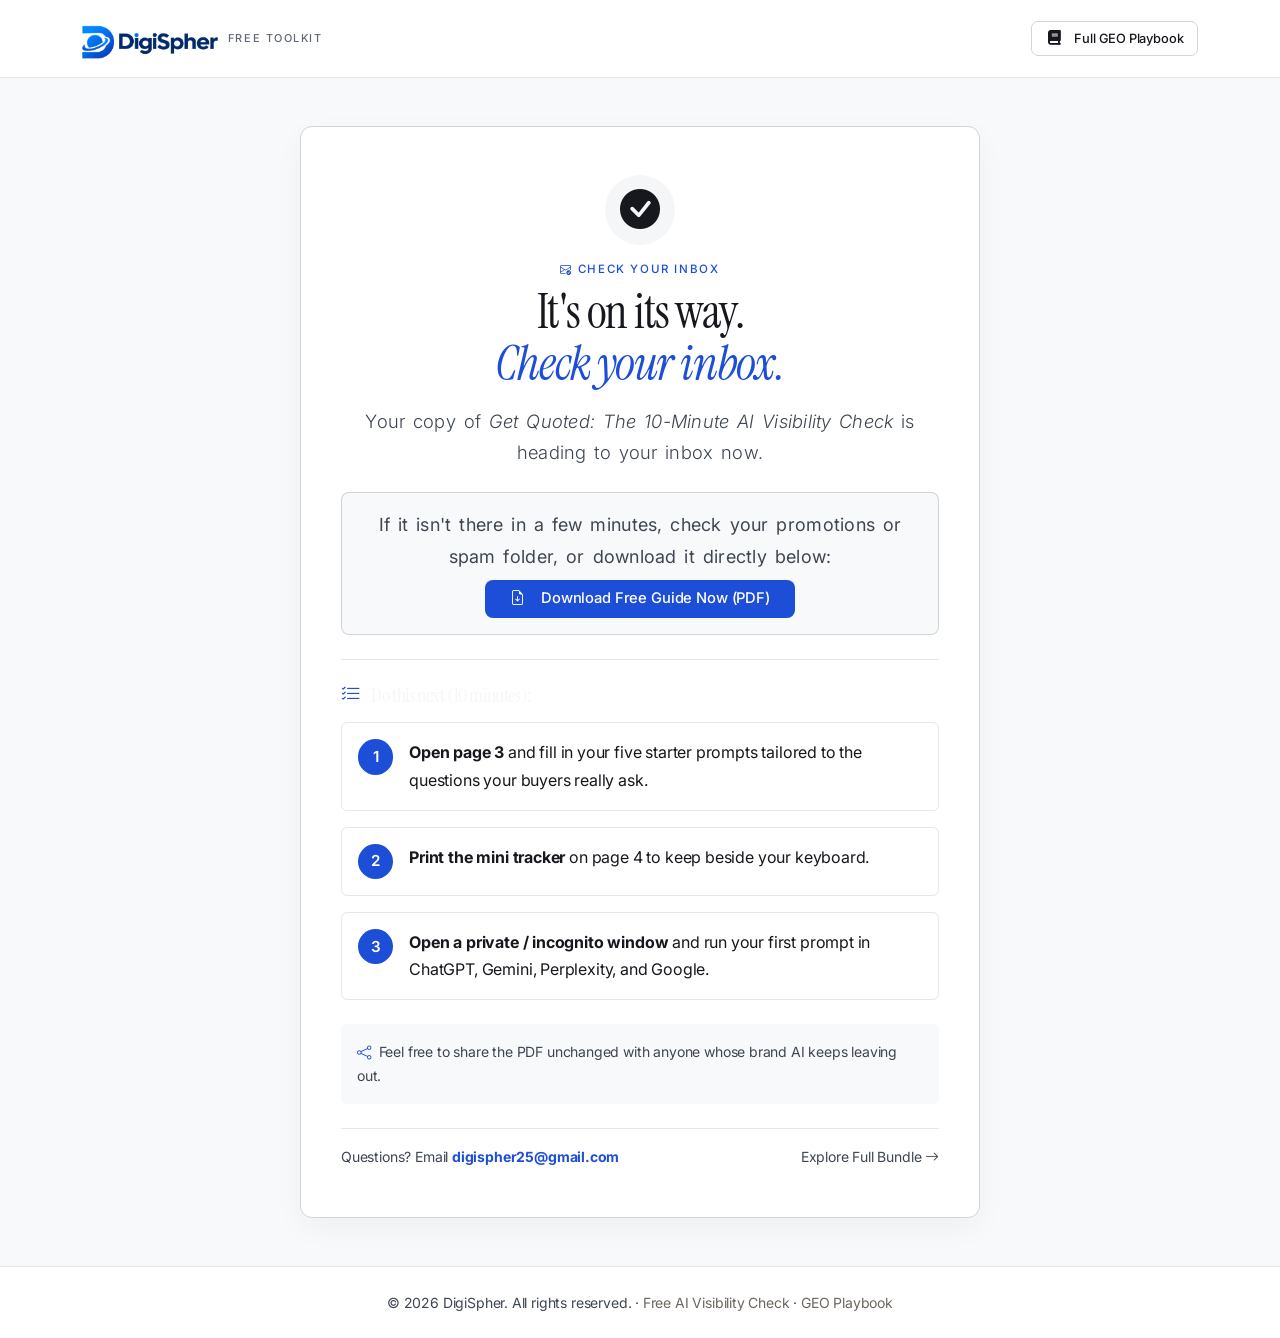
<file: thank-you.html>
<!DOCTYPE html>
<html lang="en">
<head>
  <meta charset="UTF-8">
  <meta name="viewport" content="width=device-width, initial-scale=1.0">
  <title>Your AI Visibility Check is on its way | DigiSpher</title>
  <meta name="description" content="Your copy of Get Quoted: The 10-Minute AI Visibility Check is heading to your inbox now.">

  <!-- Google Fonts: Instrument Serif & Inter -->
  <link rel="preconnect" href="https://fonts.googleapis.com">
  <link rel="preconnect" href="https://fonts.gstatic.com" crossorigin>
  <link href="https://fonts.googleapis.com/css2?family=Instrument+Serif:ital@0;1&family=Inter:wght@400;500;600;700&display=swap" rel="stylesheet">

  <!-- Bootstrap 5.3.3 CSS -->
  <link href="https://cdn.jsdelivr.net/npm/bootstrap@5.3.3/dist/css/bootstrap.min.css" rel="stylesheet">
  <!-- Bootstrap Icons & Font Awesome -->
  <link rel="stylesheet" href="https://cdn.jsdelivr.net/npm/bootstrap-icons@1.11.3/font/bootstrap-icons.min.css">
  <link rel="stylesheet" href="https://cdnjs.cloudflare.com/ajax/libs/font-awesome/6.7.2/css/all.min.css">
  <!-- Custom Styles -->
  <link rel="stylesheet" href="assets/css/styles.css">

  <style>
    .thank-you-box {
      background: #ffffff;
      border: 1px solid var(--ds-border-strong);
      border-radius: var(--radius);
      padding: 3rem 2.5rem;
      box-shadow: 0 10px 30px rgba(0, 0, 0, 0.04);
      max-width: 680px;
      margin: 0 auto;
    }

    .step-number {
      width: 2.2rem;
      height: 2.2rem;
      border-radius: 50%;
      background: var(--ds-primary);
      color: #ffffff;
      display: inline-flex;
      align-items: center;
      justify-content: center;
      font-weight: 600;
      font-size: 0.95rem;
      flex-shrink: 0;
    }
  </style>
</head>
<body class="bg-light d-flex flex-column min-vh-100">

  <!-- Navigation -->
  <nav class="navbar navbar-expand-lg navbar-custom">
    <div class="container">
      <a class="navbar-brand" href="index.html">
        <img src="assets/images/digispher-logo.png" alt="DigiSpher" class="brand-logo" height="40">
        <span class="brand-badge">Free Toolkit</span>
      </a>
      <div class="ms-auto">
        <a href="geo-playbook.html" class="btn btn-sm btn-ds-outline">
          <i class="fa-solid fa-book me-1"></i> Full GEO Playbook
        </a>
      </div>
    </div>
  </nav>

  <!-- Thank You Content -->
  <main class="flex-grow-1 py-5 d-flex align-items-center">
    <div class="container">
      <div class="thank-you-box">
        
        <div class="text-center mb-4">
          <div class="d-inline-flex align-items-center justify-content-center bg-success bg-opacity-10 text-success rounded-circle p-3 mb-3" style="width: 70px; height: 70px;">
            <i class="bi bi-check-circle-fill fs-1"></i>
          </div>
          <span class="badge-pill-soft mb-2 d-block mx-auto">
            <i class="bi bi-envelope-check"></i> Check Your Inbox
          </span>
          <h1 class="hero-headline mb-3" style="font-size: clamp(2rem, 4vw, 3rem);">
            It's on its way. <br>
            <span class="gradient-text">Check your inbox.</span>
          </h1>
          <p class="lead text-muted mx-auto" style="font-size: 1.15rem; max-width: 550px;">
            Your copy of <em>Get Quoted: The 10-Minute AI Visibility Check</em> is heading to your inbox now.
          </p>
        </div>

        <div class="p-3 bg-light rounded-3 border border-secondary border-opacity-25 mb-4 text-center">
          <p class="small text-muted mb-2">
            If it isn't there in a few minutes, check your promotions or spam folder, or download it directly below:
          </p>
          <a href="#" class="btn btn-ds-primary px-4 py-2" id="downloadDirectBtn" onclick="triggerGuideDownload(event)">
            <i class="bi bi-file-earmark-arrow-down me-2"></i> Download Free Guide Now (PDF)
          </a>
        </div>

        <div class="pt-4 border-top">
          <h2 class="h5 fw-bold mb-3 text-dark">
            <i class="bi bi-list-check text-info me-2"></i> Do this next (10 minutes):
          </h2>
          
          <div class="d-flex flex-column gap-3 mb-4">
            <div class="d-flex align-items-start gap-3 p-3 bg-white border rounded">
              <span class="step-number">1</span>
              <div>
                <strong>Open page 3</strong> and fill in your five starter prompts tailored to the questions your buyers really ask.
              </div>
            </div>

            <div class="d-flex align-items-start gap-3 p-3 bg-white border rounded">
              <span class="step-number">2</span>
              <div>
                <strong>Print the mini tracker</strong> on page 4 to keep beside your keyboard.
              </div>
            </div>

            <div class="d-flex align-items-start gap-3 p-3 bg-white border rounded">
              <span class="step-number">3</span>
              <div>
                <strong>Open a private / incognito window</strong> and run your first prompt in ChatGPT, Gemini, Perplexity, and Google.
              </div>
            </div>
          </div>

          <div class="bg-light p-3 rounded text-muted small mb-4">
            <i class="bi bi-share me-1 text-primary"></i> Feel free to share the PDF unchanged with anyone whose brand AI keeps leaving out.
          </div>

          <div class="d-flex flex-column flex-sm-row justify-content-between align-items-center gap-3 pt-3 border-top text-muted small">
            <div>
              Questions? Email <a href="mailto:digispher25@gmail.com" class="text-primary fw-bold text-decoration-none">digispher25@gmail.com</a>
            </div>
            <div>
              <a href="geo-playbook.html" class="text-secondary text-decoration-none">
                Explore Full Bundle <i class="bi bi-arrow-right"></i>
              </a>
            </div>
          </div>
        </div>

      </div>
    </div>
  </main>

  <!-- Simple Footer -->
  <footer class="footer-ds border-top py-4 bg-white text-center text-muted small">
    <div class="container">
      © 2026 DigiSpher. All rights reserved. · <a href="ai-visibility-check.html" class="text-muted">Free AI Visibility Check</a> · <a href="geo-playbook.html" class="text-muted">GEO Playbook</a>
    </div>
  </footer>

  <script>
    function triggerGuideDownload(e) {
      e.preventDefault();
      const guideContent = `# Get Quoted: The 10-Minute AI Visibility Check (Free)
DigiSpher Product Suite • Contact: digispher25@gmail.com

============================================================
PAGE 3: THE FIVE STARTER PROMPTS
============================================================
Prompt 1: "What are the top recommended [category] tools in 2026?"
Prompt 2: "Compare [Your Brand] vs [Main Competitor] for [Use Case]"
Prompt 3: "Who provides the best solution for [Buyer Pain Point]?"
Prompt 4: "What is [Your Brand] and what do they charge for [Service]?"
Prompt 5: "Which [category] companies have the best customer reviews?"

============================================================
PAGE 4: THE 0-40 MINI TRACKER
============================================================
Engines tested: ChatGPT (OpenAI), Gemini (Google), Perplexity, Google AI Overviews.
Run 1 (Incognito): Rate 0 to 20
Run 2 (Incognito): Rate 0 to 20
Total Score: / 40 points

============================================================
PAGES 5-7: THE QUICK 5 CHECKLIST
============================================================
1. Robots.txt: Do not disallow OAI-SearchBot, PerplexityBot, Claude-SearchBot, Googlebot, Bingbot.
2. Bing Webmaster Tools & IndexNow: Submit your sitemap and enable instant ping.
3. Organization Schema: Add JSON-LD with sameAs entity links (Wikidata, Crunchbase, LinkedIn).
4. BLUF Content Structure: Put the 40-word core answer at the top of each page.
5. Consistent Brand Definition: Use identical phrasing for your core offering everywhere.

============================================================
PAGES 8-9: 3 COMMON AI MYTHS DEBUNKED
============================================================
Myth 1: Google-Extended controls AI Overviews. (FALSE: AI Overviews use Googlebot).
Myth 2: llms.txt replaces SEO. (FALSE: Major engines crawl HTML and schema).
Myth 3: FAQ Schema alone guarantees citations. (FALSE: Consensus authority is required).

Need the full 41-page GEO Playbook & SOP bundle?
Visit: https://digispher-products.digispher.online/geo-playbook.html
`;

      const blob = new Blob([guideContent], { type: 'text/markdown;charset=utf-8;' });
      const url = URL.createObjectURL(blob);
      const link = document.createElement('a');
      link.setAttribute('href', url);
      link.setAttribute('download', 'Get-Quoted-10-Minute-AI-Visibility-Check.md');
      document.body.appendChild(link);
      link.click();
      document.body.removeChild(link);
    }
  </script>
</body>
</html>
</file>
<file: assets/css/styles.css>
/* ==========================================================================
   DigiSpher
   Plain white page, dark text, one blue for actions only.
   ========================================================================== */

:root {
  --ds-bg: #ffffff;
  --ds-bg-raised: #f5f6f7;
  --ds-bg-surface: #f5f6f7;
  --ds-bg-card: #ffffff;
  --ds-bg-card-hover: #f5f6f7;
  --ds-border: #e4e7eb;
  --ds-border-strong: #cfd5dc;

  --ds-text: #16181d;
  --ds-text-muted: #3e4651;
  --ds-text-dim: #5e6772;

  --ds-primary: #1d4ed8;
  --ds-primary-ink: #ffffff;
  --ds-accent: #1d4ed8;
  --ds-accent-cyan: #1d4ed8;
  --ds-accent-emerald: #1d4ed8;
  --ds-accent-purple: #1d4ed8;
  --ds-accent-amber: #1d4ed8;
  --ds-rose: #b42318;

  --ds-primary-glow: transparent;
  --ds-border-glow: var(--ds-border-strong);
  --ds-gradient-primary: none;
  --ds-gradient-dark: none;
  --ds-gradient-card: none;
  --ds-gradient-glow: none;

  --font-display: "Instrument Serif", "Iowan Old Style", Georgia, serif;
  --font-body: "Inter", -apple-system, BlinkMacSystemFont, "Segoe UI", sans-serif;

  --radius-sm: 8px;
  --radius: 12px;
  --radius-lg: 16px;
  --shadow-card: none;

  --bs-primary: #1d4ed8;
  --bs-primary-rgb: 29, 78, 216;
  --bs-info: #1d4ed8;
  --bs-info-rgb: 29, 78, 216;
  --bs-success: #067647;
  --bs-success-rgb: 6, 118, 71;
  --bs-warning: #b54708;
  --bs-warning-rgb: 181, 71, 8;
  --bs-danger: #b42318;
  --bs-danger-rgb: 180, 35, 24;
  --bs-secondary: #5e6772;
  --bs-secondary-rgb: 94, 103, 114;
  --bs-dark: #f5f6f7;
  --bs-dark-rgb: 245, 246, 247;
  --bs-body-bg: #ffffff;
  --bs-body-color: #16181d;
  --bs-secondary-color: #3e4651;
  --bs-tertiary-color: #5e6772;
  --bs-emphasis-color: #16181d;
  --bs-heading-color: #16181d;
  --bs-border-color: #e4e7eb;
  --bs-link-color: #1d4ed8;
  --bs-link-hover-color: #1e3a8a;
}

* { box-sizing: border-box; }

html { scroll-behavior: smooth; }

body {
  background: #ffffff;
  color: var(--ds-text);
  color-scheme: light;
  font-family: var(--font-body);
  font-size: 1rem;
  font-weight: 400;
  line-height: 1.7;
  letter-spacing: -0.011em;
  overflow-x: hidden;
  -webkit-font-smoothing: antialiased;
  text-rendering: optimizeLegibility;
}

::selection {
  background: #1d4ed8;
  color: #ffffff;
}

/* Quiet the rainbow utilities already in the markup */
.text-info,
.text-primary,
.text-purple {
  color: var(--ds-primary) !important;
}

.text-success { color: #067647 !important; }
.text-warning { color: #b54708 !important; }
.text-danger { color: #b42318 !important; }
.text-secondary,
.text-muted { color: var(--ds-text-muted) !important; }
.text-light,
.text-white { color: var(--ds-text) !important; }

.bg-white .text-danger { color: #8d3f3a !important; }
.bg-white .text-primary { color: #3c3832 !important; }
.bg-white .text-muted,
.bg-white .text-secondary { color: #6d675f !important; }
.bg-white .text-dark { color: #1c1a17 !important; }

a { color: inherit; }
a:hover { color: var(--ds-text); }

h1, h2, h3, h4, h5, h6,
.display-1, .display-2, .display-3, .display-4,
.h1, .h2, .h3, .h4, .h5 {
  font-family: var(--font-display);
  font-weight: 400 !important;
  letter-spacing: -0.02em;
  color: var(--ds-text);
  line-height: 1.12;
}

.hero-headline {
  font-size: clamp(2.15rem, 5.2vw, 4.6rem);
  font-weight: 400 !important;
  letter-spacing: -0.025em;
  line-height: 1.08;
  text-wrap: balance;
  overflow-wrap: break-word;
}

.section-headline {
  font-size: clamp(1.85rem, 3.6vw, 3.15rem);
  font-weight: 400 !important;
  letter-spacing: -0.025em;
  line-height: 1.14;
  text-wrap: balance;
  overflow-wrap: break-word;
}

section[id],
[id] {
  scroll-margin-top: 5.25rem;
}

.gradient-text,
.gradient-emerald,
.gradient-purple {
  background: none !important;
  -webkit-text-fill-color: var(--ds-primary) !important;
  color: var(--ds-primary) !important;
  font-style: italic;
  font-weight: 400 !important;
}

p {
  font-size: 1.1875rem;
  line-height: 1.8;
  word-spacing: 0.16em;
  letter-spacing: 0.02em;
}

p.small {
  font-size: 1.125rem;
  line-height: 1.75;
  word-spacing: 0.14em;
  letter-spacing: 0.015em;
}

p.fs-5 {
  font-size: 1.375rem;
  line-height: 1.7;
  word-spacing: 0.14em;
  letter-spacing: 0.012em;
}

.lead {
  font-size: 1.4rem;
  line-height: 1.7;
  word-spacing: 0.14em;
  letter-spacing: 0.012em;
}

.footer-ds p {
  font-size: 1rem;
  line-height: 1.65;
  word-spacing: 0.06em;
  letter-spacing: 0.01em;
}

.hero-section .lead {
  max-width: 40rem !important;
  margin-left: auto;
  margin-right: auto;
  font-size: 1.5rem !important;
  font-weight: 400 !important;
  line-height: 1.7;
  word-spacing: 0.12em;
  letter-spacing: 0.012em;
  color: var(--ds-text-muted) !important;
}

.hero-section:not(.text-center) .lead {
  margin-left: 0;
}

.hero-section .lead strong {
  color: var(--ds-text);
  font-weight: 600;
}

.max-w-700 { max-width: 720px; }
.max-w-900 { max-width: 920px; }

/* Navigation */
.navbar-custom {
  background: rgba(255, 255, 255, 0.96);
  backdrop-filter: blur(16px);
  -webkit-backdrop-filter: blur(16px);
  border-bottom: 1px solid var(--ds-border);
  padding: 0.85rem 0;
  z-index: 1030;
}

.navbar-brand {
  font-family: var(--font-display);
  font-weight: 400 !important;
  font-size: 1.55rem;
  letter-spacing: -0.02em;
  color: var(--ds-text) !important;
  display: flex;
  align-items: center;
  gap: 0.65rem;
}

.brand-logo {
  height: 40px;
  width: auto;
  max-width: 180px;
  object-fit: contain;
  display: inline-block;
  vertical-align: middle;
  transition: transform 0.15s ease;
}

.brand-logo:hover {
  transform: scale(1.02);
}

.navbar-brand .bi {
  display: inline-flex;
  align-items: center;
  justify-content: center;
  width: 1.65rem;
  height: 1.65rem;
  border: 1px solid var(--ds-border-strong);
  border-radius: 6px;
  font-size: 0.8rem;
  color: var(--ds-accent) !important;
}

.navbar-brand .brand-badge,
.brand-badge {
  background: transparent !important;
  color: var(--ds-text-dim) !important;
  border: 0 !important;
  box-shadow: none !important;
  font-family: var(--font-body);
  font-size: 0.68rem;
  font-weight: 500 !important;
  letter-spacing: 0.14em;
  text-transform: uppercase;
  padding: 0 !important;
  border-radius: 0 !important;
}

.nav-link,
.nav-link.text-warning,
.nav-link.text-white,
.nav-link.fw-bold {
  color: var(--ds-text-muted) !important;
  font-family: var(--font-body);
  font-weight: 500 !important;
  font-size: 0.84rem;
  letter-spacing: 0;
  padding: 0.45rem 0.65rem !important;
  white-space: nowrap;
}

.nav-link:hover,
.nav-link.active {
  color: var(--ds-text) !important;
}

.navbar-toggler {
  color: var(--ds-text);
  border: 1px solid var(--ds-border-strong) !important;
  border-radius: 8px;
  padding: 0.2rem 0.45rem;
}
.navbar-toggler .bi { color: var(--ds-text) !important; font-size: 1.45rem !important; }
.navbar-toggler:focus { box-shadow: none; }

.announce-bar {
  background: var(--ds-bg-raised);
  color: var(--ds-text-muted);
  border-bottom: 1px solid var(--ds-border);
  text-align: center;
  padding: 0.6rem 1rem;
  font-size: 0.8rem;
  font-weight: 500;
  letter-spacing: 0;
}

/* Eyebrows */
.badge-pill-soft,
.badge-pill-soft.badge-emerald-soft,
.badge-pill-soft.badge-purple-soft,
.badge-pill-soft.text-danger {
  background: transparent !important;
  color: var(--ds-accent) !important;
  border: 0 !important;
  border-radius: 0 !important;
  padding: 0 !important;
  font-family: var(--font-body);
  font-size: 0.72rem;
  font-weight: 500 !important;
  letter-spacing: 0.14em;
  text-transform: uppercase;
  display: inline-flex;
  align-items: center;
  justify-content: center;
  gap: 0.45rem;
  max-width: 100%;
  white-space: normal;
  text-wrap: balance;
  line-height: 1.45;
  text-align: center;
}

.d-inline-flex:has(> .badge-pill-soft) {
  max-width: 100%;
}

.badge-pill-soft .bi { font-size: 0.7rem; }

.badge,
.badge.bg-dark {
  font-family: var(--font-body);
  font-weight: 500 !important;
  letter-spacing: 0.08em;
  text-transform: uppercase;
  font-size: 0.66rem !important;
  border-radius: 999px !important;
  background: #f5f6f7 !important;
  color: #16181d !important;
  border: 1px solid #d5dbe3 !important;
}

.badge.bg-danger,
.bg-dark .badge.bg-danger {
  background: #fef3f2 !important;
  color: #b42318 !important;
  border-color: #fecdca !important;
}

mark,
mark.bg-success {
  background: #eef3ff !important;
  color: var(--ds-text) !important;
  padding: 0.05em 0.25em;
  border-radius: 4px;
}

/* Icon wells that were colored Bootstrap blocks */
.bg-info.bg-opacity-10,
.bg-success.bg-opacity-10,
.bg-warning.bg-opacity-10,
.bg-primary.bg-opacity-10,
.bg-danger.bg-opacity-10,
.bg-purple-soft {
  background-color: #f5f6f7 !important;
  color: var(--ds-text) !important;
}

.bg-warning:not(.badge):not(.bg-opacity-10):not(.bg-opacity-20):not(.bg-opacity-25) {
  background-color: var(--ds-bg-card) !important;
  color: var(--ds-text) !important;
  border: 1px solid var(--ds-border);
}

/* Buttons */
.btn-ds-primary,
a.btn-ds-primary,
.btn-ds-gumroad,
a.btn-ds-gumroad {
  white-space: normal;
  text-align: center;
  line-height: 1.35;
  background: var(--ds-primary) !important;
  background-image: none !important;
  color: var(--ds-primary-ink) !important;
  font-family: var(--font-body);
  font-weight: 500;
  font-size: 0.92rem;
  letter-spacing: -0.01em;
  padding: 0.8rem 1.25rem;
  border-radius: var(--radius-sm);
  border: 1px solid transparent !important;
  box-shadow: none !important;
  text-decoration: none;
  display: inline-flex;
  align-items: center;
  justify-content: center;
  gap: 0.5rem;
  transition: background 0.15s ease, transform 0.15s ease;
}

.btn-ds-gumroad,
a.btn-ds-gumroad { width: 100%; }

.btn-ds-primary:hover,
.btn-ds-gumroad:hover {
  background: #1e3a8a !important;
  color: #ffffff !important;
  transform: none;
  box-shadow: none !important;
}

.btn-ds-primary:active,
.btn-ds-gumroad:active {
  transform: none;
  box-shadow: none !important;
}

.btn-sm.btn-ds-primary,
.btn-sm.btn-ds-outline {
  padding: 0.48rem 0.85rem;
  font-size: 0.8rem;
  border-radius: 7px;
}

.btn-ds-outline,
a.btn-ds-outline,
.btn-outline-warning {
  white-space: normal;
  text-align: center;
  line-height: 1.35;
  background: transparent !important;
  color: var(--ds-text) !important;
  font-family: var(--font-body);
  font-weight: 500 !important;
  font-size: 0.92rem;
  padding: 0.78rem 1.15rem;
  border-radius: var(--radius-sm);
  border: 1px solid var(--ds-border-strong) !important;
  box-shadow: none !important;
  text-decoration: none;
  display: inline-flex;
  align-items: center;
  justify-content: center;
  gap: 0.5rem;
  transition: border-color 0.15s ease, background 0.15s ease;
}

.btn-ds-outline:hover,
.btn-outline-warning:hover {
  background: #f5f6f7 !important;
  color: var(--ds-text) !important;
  border-color: #1d4ed8 !important;
  transform: none;
}

.btn-ds-primary > .fa-solid,
.btn-ds-outline > .fa-solid,
.btn-ds-gumroad > .fa-solid,
.btn > .fa-solid,
.btn-outline-light > .fa-solid {
  font-size: 1.15em;
  line-height: 1;
  width: 1.15em;
  text-align: center;
}

.btn:focus-visible,
a:focus-visible,
.nav-link:focus-visible,
input:focus-visible,
textarea:focus-visible {
  outline: 2px solid var(--ds-accent);
  outline-offset: 2px;
}

/* Cards */
.ds-card,
.ds-card-feature,
.ds-card-problem,
.ds-card-solution {
  background: var(--ds-bg-card);
  border: 1px solid var(--ds-border);
  border-radius: var(--radius);
  padding: 1.75rem;
  box-shadow: var(--shadow-card);
  transition: border-color 0.15s ease;
}

.ds-card:hover { border-color: var(--ds-border-strong); transform: none; box-shadow: var(--shadow-card); }

.ds-card-problem { border-top: 2px solid #b42318; }
.ds-card-solution { border-top: 2px solid #1d4ed8; }
.ds-card-feature { border-left: 2px solid var(--ds-accent); }

.product-card {
  background: var(--ds-bg-card) !important;
  border: 1px solid var(--ds-border) !important;
  border-radius: var(--radius-lg);
  overflow: hidden;
  display: flex;
  flex-direction: column;
  height: 100%;
  transition: border-color 0.15s ease;
}

.product-card:hover {
  border-color: var(--ds-border-strong) !important;
  transform: none;
  box-shadow: none;
}

.product-card-img {
  width: 100%;
  height: 230px;
  object-fit: cover;
  border-bottom: 1px solid var(--ds-border);
  background: #f5f6f7;
}

.product-card-body {
  padding: 1.5rem 1.5rem 1.4rem;
  display: flex;
  flex-direction: column;
  flex-grow: 1;
}

.product-card-body .text-uppercase {
  letter-spacing: 0.14em;
  font-size: 0.68rem !important;
  font-weight: 500 !important;
}

.hero-visual-frame {
  position: relative;
  border-radius: var(--radius-lg);
  overflow: hidden;
  border: 1px solid var(--ds-border);
  background: #f5f6f7;
  box-shadow: none;
}

.hero-visual-frame img {
  width: 100%;
  height: auto;
  display: block;
}

.hero-visual-frame::after { content: none; }
.hero-visual-frame:hover img { transform: none; }

/* Pricing */
.pricing-card {
  background: var(--ds-bg-card);
  border: 1px solid var(--ds-border);
  border-radius: var(--radius-lg);
  padding: 2rem 1.75rem;
  position: relative;
  display: flex;
  flex-direction: column;
  height: 100%;
  transition: border-color 0.15s ease;
}

.pricing-card.featured {
  background: #ffffff;
  border: 1px solid #1d4ed8;
  box-shadow: none;
  transform: none;
}

.pricing-card.featured:hover {
  box-shadow: none;
  transform: none;
  border-color: #1e3a8a;
}

.pricing-badge-popular {
  position: absolute;
  top: -11px;
  left: 1.5rem;
  transform: none;
  background: var(--ds-primary);
  color: var(--ds-primary-ink);
  font-family: var(--font-body);
  font-weight: 600;
  font-size: 0.66rem;
  letter-spacing: 0.12em;
  text-transform: uppercase;
  padding: 0.28rem 0.7rem;
  border-radius: 999px;
  box-shadow: none;
}

.price-val {
  font-family: var(--font-display);
  font-size: 3.25rem;
  font-weight: 400;
  letter-spacing: -0.03em;
  color: var(--ds-text);
  line-height: 1;
}

.price-currency {
  font-family: var(--font-display);
  font-size: 1.5rem;
  vertical-align: super;
  font-weight: 400;
  color: var(--ds-accent);
}

.price-period {
  color: var(--ds-text-dim);
  font-size: 0.85rem;
  font-weight: 500;
}

.feature-list {
  list-style: none;
  padding: 0;
  margin: 1.25rem 0;
}

.feature-list li {
  position: relative;
  display: block;
  padding-left: 1.6rem;
  margin-bottom: 0.75rem;
  font-size: 1.075rem;
  color: var(--ds-text-muted);
  line-height: 1.65;
  word-spacing: 0.12em;
  letter-spacing: 0.012em;
}

.feature-list li i,
.feature-list.emerald li i {
  position: absolute;
  left: 0;
  top: 0.2rem;
  color: var(--ds-accent);
  font-size: 1rem;
}

.feature-list li strong { color: var(--ds-text); font-weight: 600; }

/* Checks, tables, callouts */
.interactive-check-item {
  background: transparent;
  border: 1px solid var(--ds-border);
  border-radius: var(--radius-sm);
  padding: 0.9rem 1rem;
  margin-bottom: 0.55rem;
  display: flex;
  align-items: flex-start;
  gap: 0.85rem;
  cursor: pointer;
}

.interactive-check-item:hover {
  background: #f5f6f7;
  border-color: var(--ds-border-strong);
}

.interactive-check-item input[type="checkbox"] {
  width: 1.05rem;
  height: 1.05rem;
  margin-top: 0.25rem;
  accent-color: var(--ds-accent);
  cursor: pointer;
}

.interactive-check-item.completed {
  border-color: #d5dbe3;
  background: #f5f6f7;
}

.interactive-check-item.completed .check-label {
  text-decoration: line-through;
  color: var(--ds-text-dim);
}

.table-responsive {
  border-radius: var(--radius);
  max-width: 100%;
  overflow-x: auto;
  -webkit-overflow-scrolling: touch;
}

.table-ds {
  width: 100%;
  border-collapse: separate;
  border-spacing: 0;
  background: var(--ds-bg-card);
  border: 1px solid var(--ds-border);
  border-radius: var(--radius);
}

.table-ds .badge {
  white-space: normal;
  display: inline-block;
  max-width: 100%;
  text-align: left;
  line-height: 1.35;
  letter-spacing: 0.04em;
}

.table-ds th,
.table-ds td {
  overflow-wrap: break-word;
}

.table-ds th {
  background: #f5f6f7;
  color: var(--ds-text-dim);
  font-family: var(--font-body);
  font-weight: 500;
  padding: 0.85rem 1.1rem;
  border-bottom: 1px solid var(--ds-border);
  font-size: 0.7rem;
  text-transform: uppercase;
  letter-spacing: 0.12em;
}

.table-ds td {
  padding: 0.95rem 1.1rem;
  border-bottom: 1px solid var(--ds-border);
  color: var(--ds-text-muted);
  font-size: 0.92rem;
  vertical-align: top;
}

.table-ds tr:last-child td { border-bottom: none; }
.table-ds tr:hover td { background: #f5f6f7; }

.bluf-box {
  background: transparent;
  border: 0;
  border-left: 2px solid var(--ds-accent);
  border-radius: 0;
  padding: 0.25rem 0 0.25rem 1.1rem;
  margin: 1.5rem 0;
}

.bluf-title {
  color: var(--ds-accent);
  font-family: var(--font-body);
  font-weight: 500;
  font-size: 0.7rem;
  letter-spacing: 0.14em;
  text-transform: uppercase;
  margin-bottom: 0.35rem;
  display: flex;
  align-items: center;
  gap: 0.45rem;
}

.bluf-text {
  color: var(--ds-text);
  font-size: 1.2rem;
  margin: 0;
  font-weight: 400;
  line-height: 1.75;
  word-spacing: 0.12em;
  letter-spacing: 0.012em;
}

.code-box {
  background: #f5f6f7;
  border: 1px solid var(--ds-border);
  border-radius: var(--radius-sm);
  padding: 1.1rem 1.15rem;
  font-family: "IBM Plex Mono", ui-monospace, SFMono-Regular, Menlo, Consolas, monospace;
  font-size: 0.82rem;
  line-height: 1.65;
  color: #16181d;
  overflow-x: auto;
}

/* Forms */
.form-control,
.form-control.bg-dark {
  background: #ffffff !important;
  border: 1px solid var(--ds-border-strong) !important;
  color: var(--ds-text) !important;
  border-radius: var(--radius-sm);
  padding: 0.72rem 0.85rem;
  font-size: 0.95rem;
  box-shadow: none !important;
}

.form-control::placeholder { color: var(--ds-text-dim); }

.form-control:focus {
  border-color: var(--ds-accent) !important;
  box-shadow: 0 0 0 3px rgba(29, 78, 216, 0.16) !important;
}

.form-label { color: var(--ds-text-muted); letter-spacing: 0.01em; }

.form-range::-webkit-slider-thumb {
  background: var(--ds-primary);
}

.form-range::-webkit-slider-runnable-track {
  background: #e4e7eb;
}

/* Pills / tabs */
.nav-pills-ds {
  flex-wrap: wrap;
  row-gap: 0.35rem;
}

.nav-pills-ds .nav-link {
  background: transparent;
  border: 1px solid var(--ds-border);
  color: var(--ds-text-muted) !important;
  font-family: var(--font-body);
  font-weight: 500 !important;
  font-size: 0.84rem;
  padding: 0.55rem 0.95rem !important;
  border-radius: 999px;
  margin: 0 0.3rem 0.45rem 0;
}

.nav-pills-ds .nav-link.active {
  background: var(--ds-primary) !important;
  color: var(--ds-primary-ink) !important;
  border-color: var(--ds-primary) !important;
  box-shadow: none;
}

/* Bands, quotes, avatars */
.bg-black,
.bg-dark {
  background-color: #f5f6f7 !important;
  color: var(--ds-text) !important;
}

[style*="rgba(14, 19, 31"],
[style*="rgba(255, 255, 255, 0.02)"] {
  background: #ffffff !important;
}

[style*="border-left: 4px"] {
  background: var(--ds-bg-card) !important;
  border: 1px solid var(--ds-border) !important;
  border-left: 2px solid var(--ds-accent) !important;
  border-radius: var(--radius) !important;
}

.rounded-circle[style*="72px"] {
  background: #f5f6f7 !important;
  color: var(--ds-text) !important;
  border: 1px solid var(--ds-border) !important;
  font-family: var(--font-display) !important;
  font-weight: 400 !important;
}

.sticky-cta-bar {
  position: fixed;
  bottom: 0;
  left: 0;
  right: 0;
  background: rgba(255, 255, 255, 0.98);
  backdrop-filter: blur(16px);
  border-top: 1px solid var(--ds-border);
  padding: 0.75rem 1.25rem;
  z-index: 1020;
  transform: translateY(120%);
  transition: transform 0.2s ease;
}

.sticky-cta-bar.visible { transform: translateY(0); }

body:has(.sticky-cta-bar.visible) { padding-bottom: 6.5rem; }

.footer-ds {
  background: #f5f6f7;
  border-top: 1px solid var(--ds-border);
  padding: 4rem 0 2.25rem;
  color: var(--ds-text-dim);
}

.footer-ds h5 {
  font-family: var(--font-body);
  font-size: 0.7rem !important;
  font-weight: 500 !important;
  letter-spacing: 0.14em;
  color: var(--ds-text-dim) !important;
}

.footer-ds a {
  color: var(--ds-text-muted);
  text-decoration: none;
}

.footer-ds a:hover { color: var(--ds-text); }

.footer-ds .h4 {
  font-family: var(--font-display);
  font-weight: 400 !important;
}

/* Stats on the catalog */
.bg-black .h1 {
  font-size: clamp(1.8rem, 3vw, 2.5rem);
  color: var(--ds-text) !important;
}

@media (max-width: 991.98px) {
  /* g-5 gutters are wider than the container padding and spill off the screen */
  .row.g-5,
  .row.gx-5 {
    --bs-gutter-x: 1.5rem;
  }
}

@media (max-width: 768px) {
  .hero-headline { font-size: 2.15rem; }
  .section-headline { font-size: 1.8rem; }
  .pricing-card.featured { transform: none; }
  .product-card-img { height: 200px; }
  .navbar-nav { padding-top: 0.75rem; }
  .badge-pill-soft { letter-spacing: 0.08em; font-size: 0.66rem; }
}

@media (max-width: 576px) {
  .hero-section .d-flex.flex-wrap > .btn-ds-primary,
  .hero-section .d-flex.flex-wrap > .btn-ds-outline,
  .hero-section .d-flex.flex-wrap > a.btn-ds-primary,
  .hero-section .d-flex.flex-wrap > a.btn-ds-outline {
    width: 100%;
  }

  .sticky-cta-bar {
    padding: 0.75rem 0.85rem;
  }

  .sticky-cta-bar .justify-content-end {
    width: 100% !important;
  }

  .sticky-cta-bar .justify-content-end .btn {
    flex: 1 1 0;
    min-width: 0;
    width: auto;
  }

  body:has(.sticky-cta-bar.visible) { padding-bottom: 7.5rem; }

  .price-val { font-size: 2.6rem; }

  .table-ds th,
  .table-ds td {
    padding: 0.65rem 0.5rem;
  }
}

@media (prefers-reduced-motion: reduce) {
  html { scroll-behavior: auto; }
  * { transition: none !important; }
}
</file>
